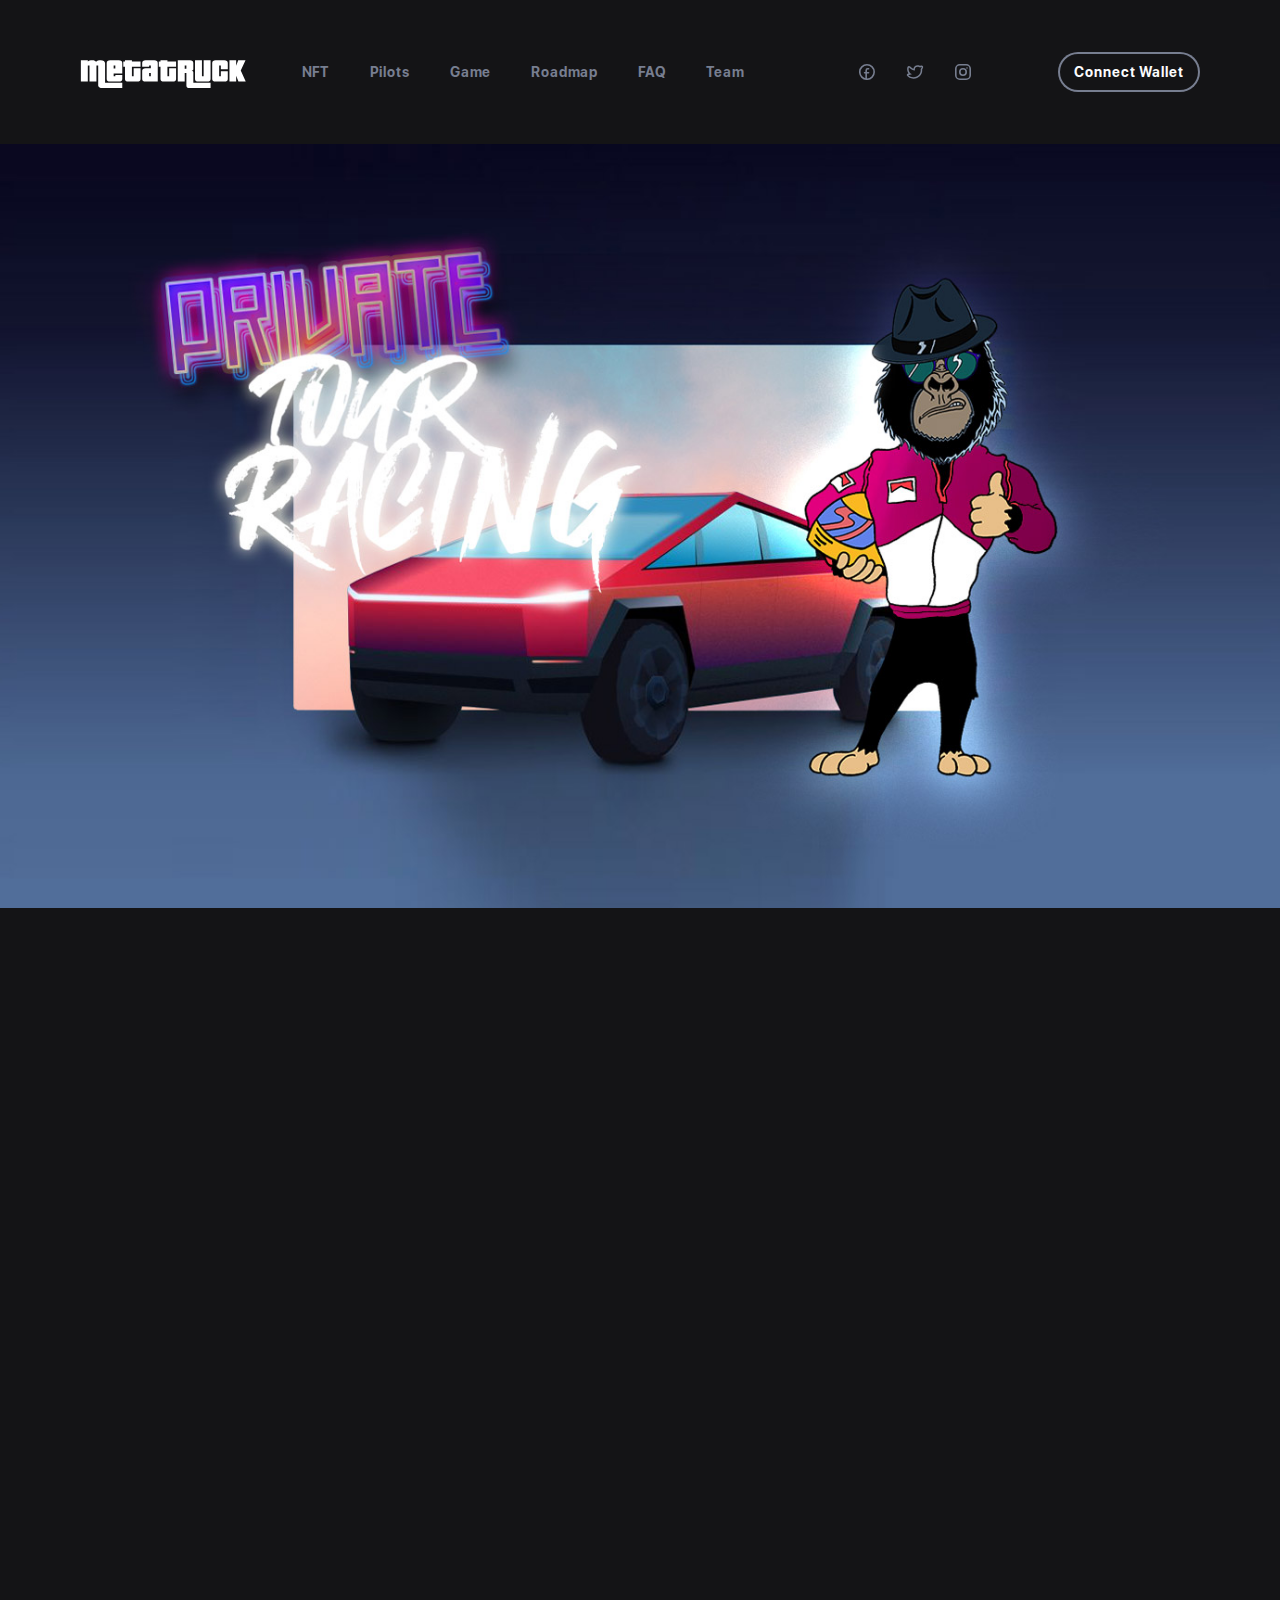
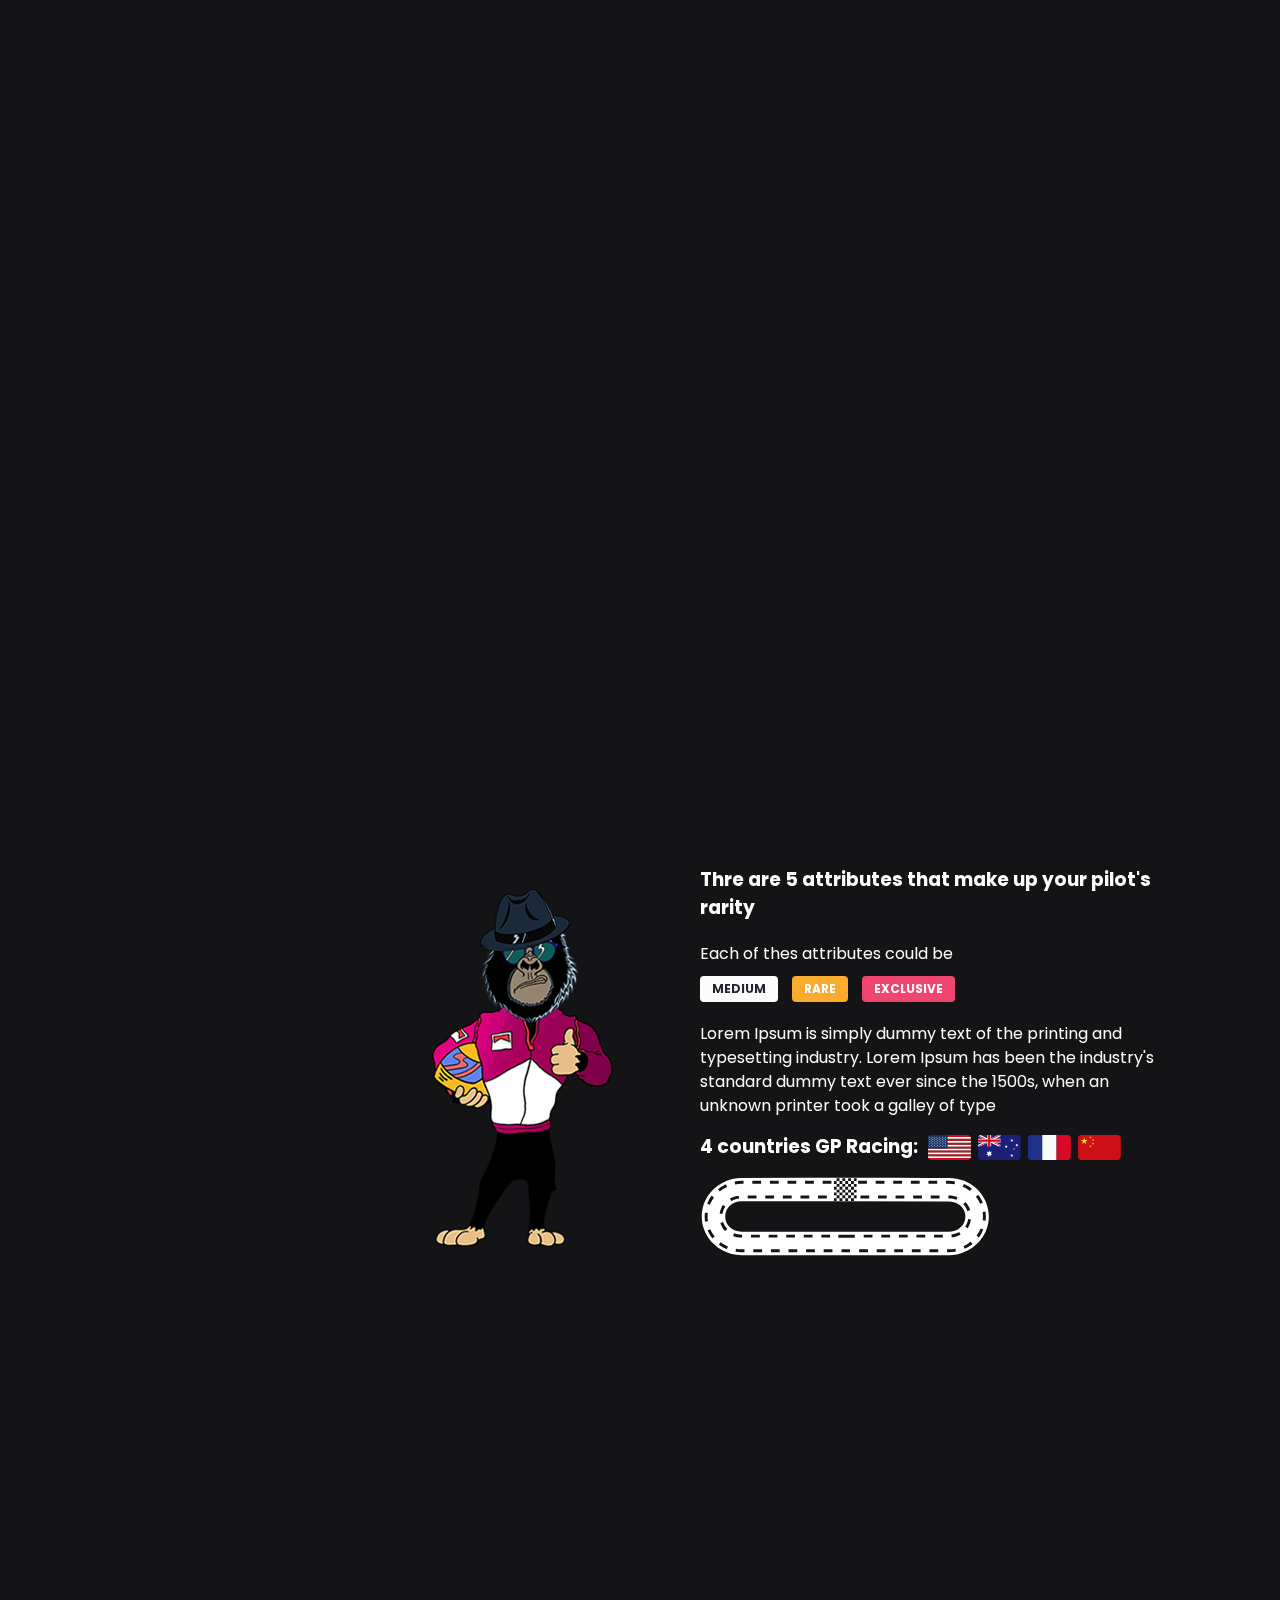
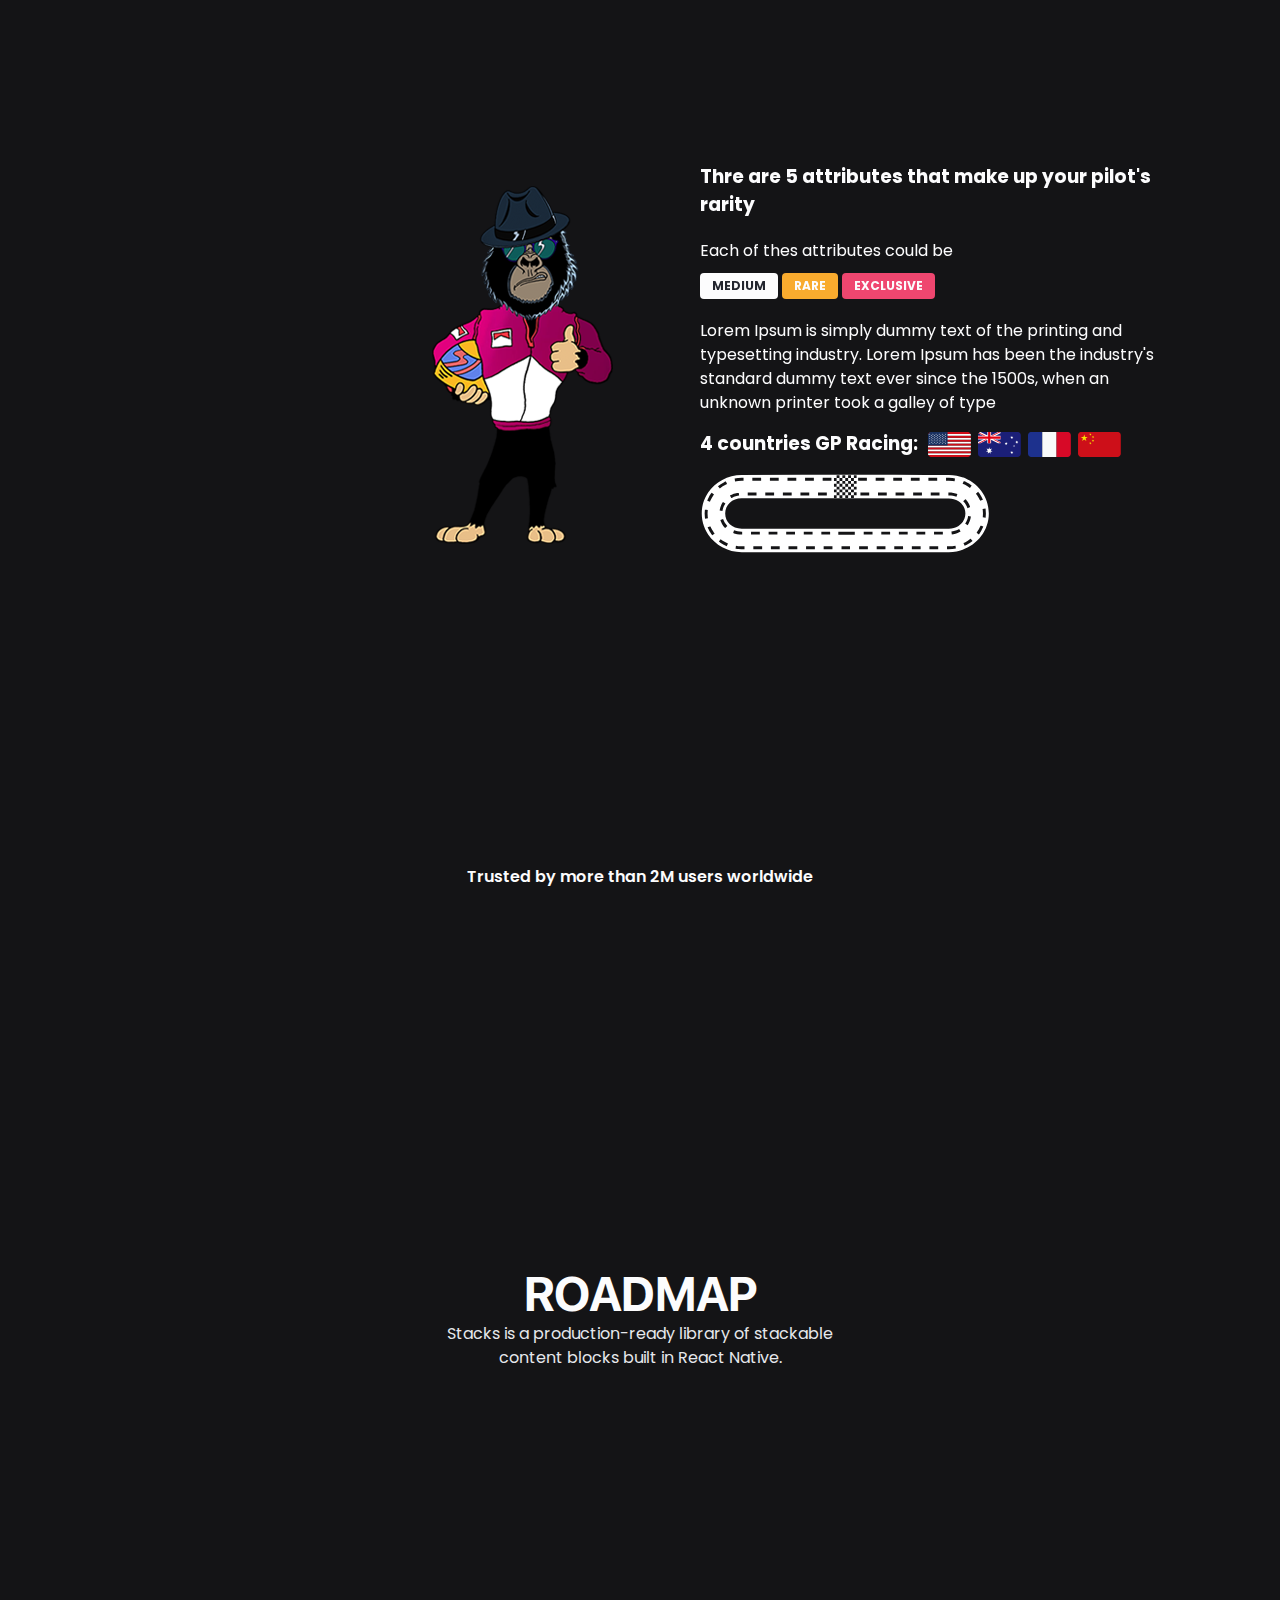
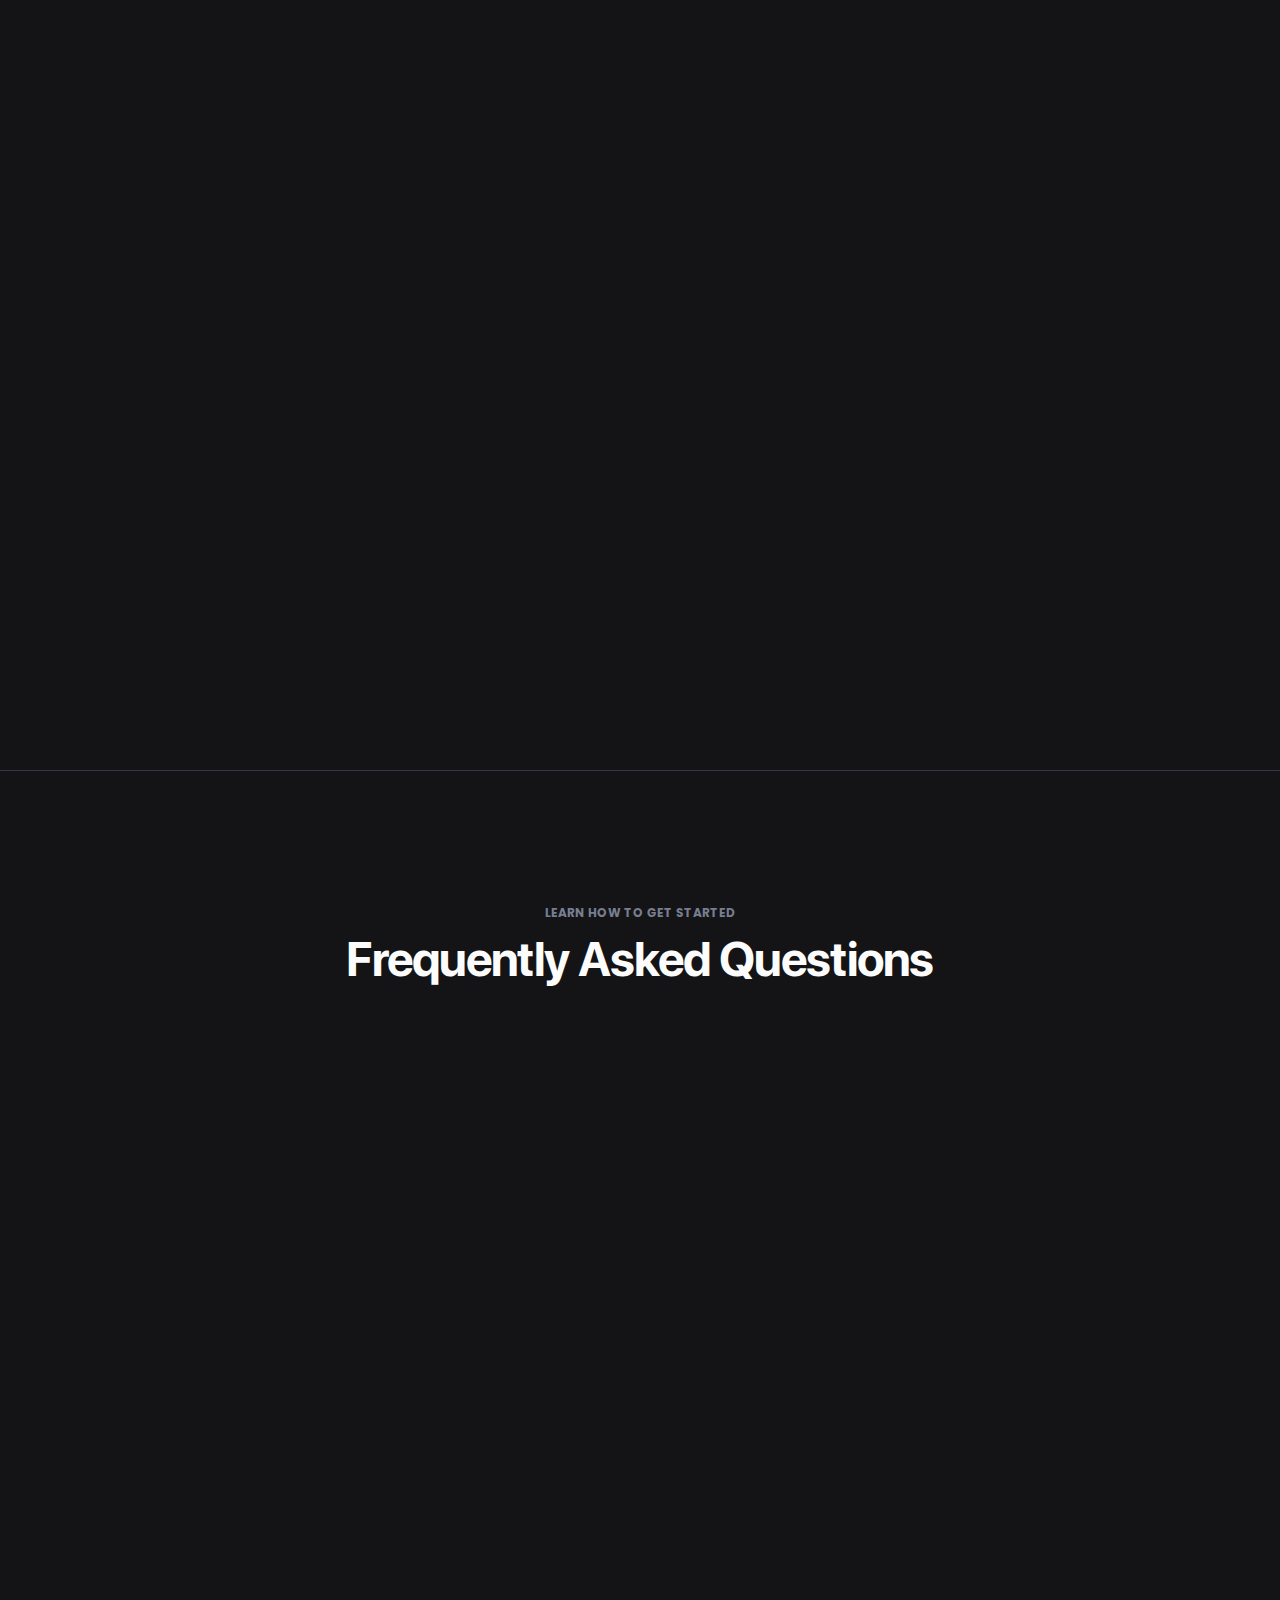
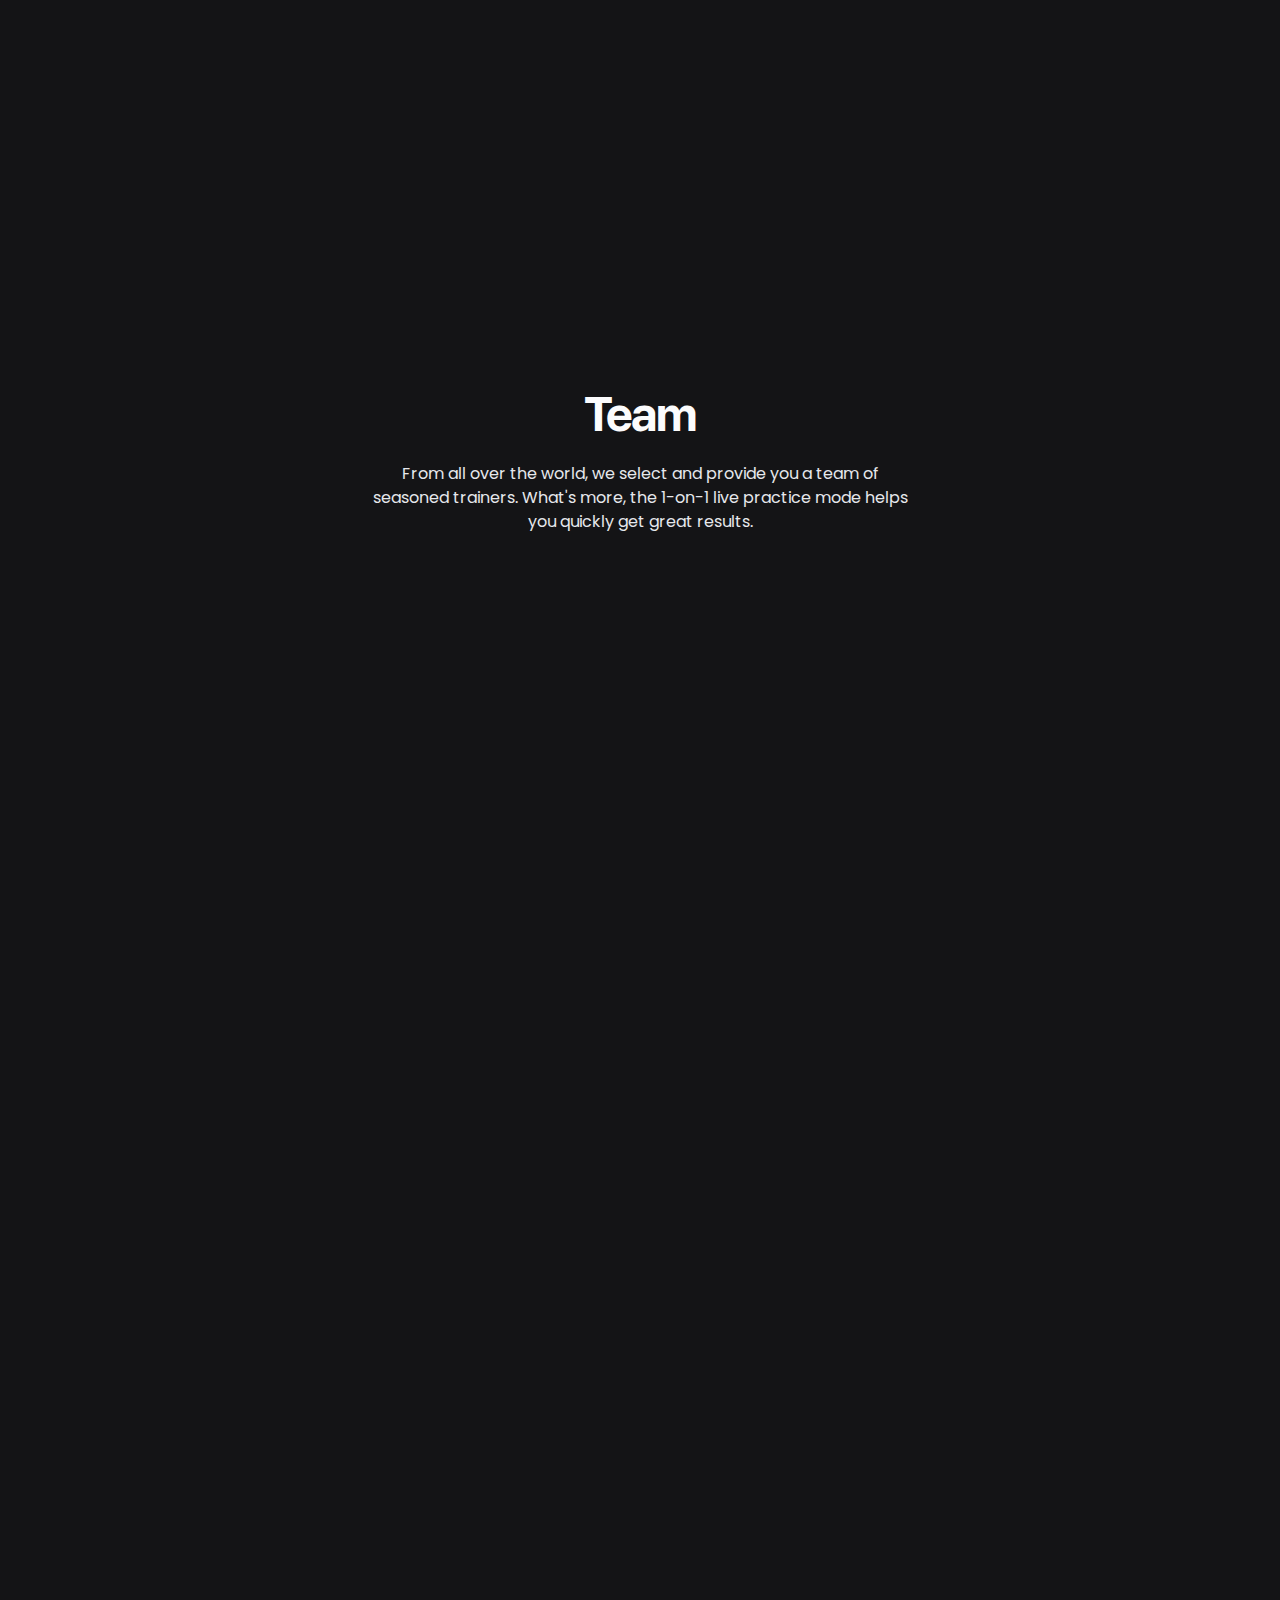
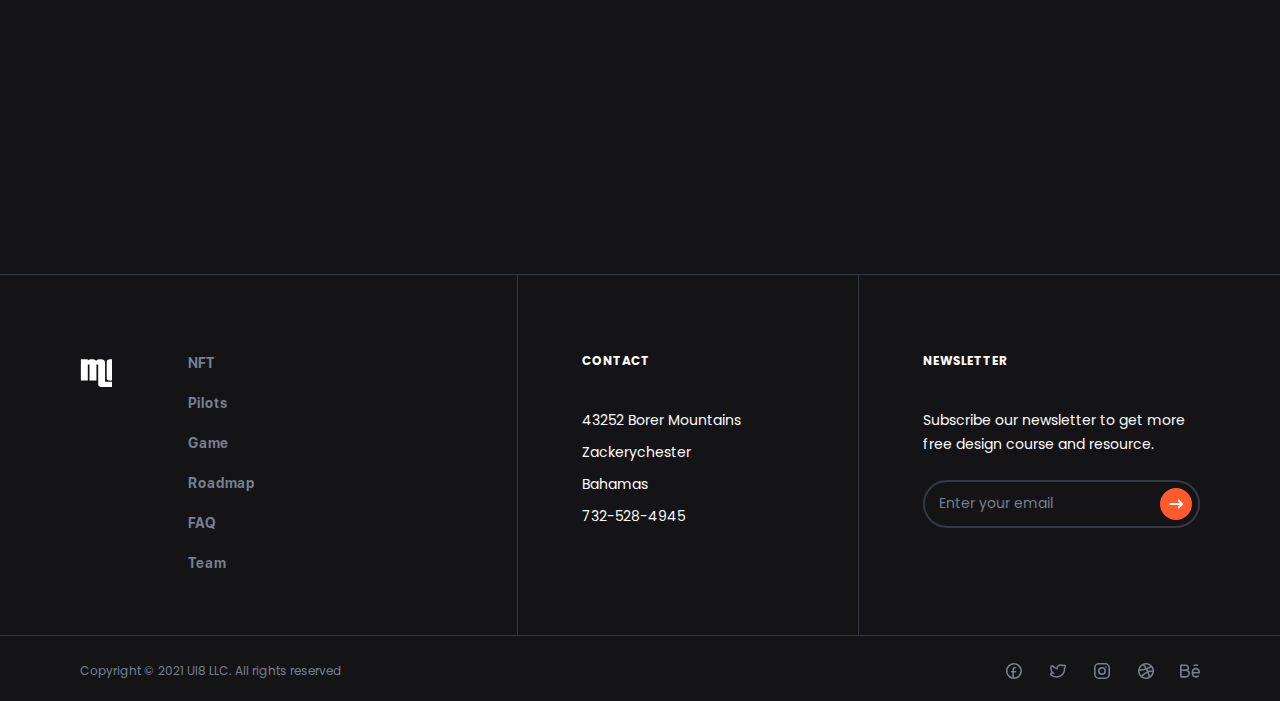
<file: index.html>
<!DOCTYPE html>
<html lang="en">

<head>
  <meta charset="utf-8">
  <title>Home</title>
  <meta http-equiv="X-UA-Compatible" content="IE=Edge">
  <meta name="viewport" content="width=device-width, initial-scale=1, maximum-scale=1.0, user-scalable=no">
  <meta name="format-detection" content="telephone=no">
  <link rel="apple-touch-icon" sizes="180x180" href="img/apple-touch-icon.png">
  <link rel="icon" type="image/png" sizes="32x32" href="img/favicon-32x32.png">
  <link rel="icon" type="image/png" sizes="16x16" href="img/favicon-16x16.png">
  <link rel="manifest" href="img/site.webmanifest">
  <link rel="mask-icon" href="img/safari-pinned-tab.svg" color="#5bbad5">
  <meta name="msapplication-TileColor" content="#da532c">
  <meta name="theme-color" content="#ffffff">
  <meta name="description" content="Premium Web UI Kit for Fitness Experience">
  <meta name="twitter:card" content="summary">
  <meta name="twitter:site" content="@ui8">
  <meta name="twitter:title" content="Fitness Pro: Website UI Kit">
  <meta name="twitter:description" content="Premium Web UI Kit for Fitness Experience">
  <meta name="twitter:creator" content="@ui8">
  <meta name="twitter:image" content="https://ui8-stacks-fitness-html.herokuapp.com/img/twitter-card.png">
  <meta property="og:title" content="Fitness Pro: Website UI Kit">
  <meta property="og:type" content="Article">
  <meta property="og:url" content="https://ui8.net/ui8/products/fitness-pro-website-ui-kit">
  <meta property="og:image" content="https://ui8-stacks-fitness-html.herokuapp.com/img/fb-og-image.png">
  <meta property="og:description" content="Premium Web UI Kit for Fitness Experience">
  <meta property="og:site_name" content="Fitness Pro: Website UI Kit">
  <meta property="fb:admins" content="132951670226590">
  <link rel="preconnect" href="https://fonts.gstatic.com">
  <link href="https://fonts.googleapis.com/css2?family=Poppins:wght@400;500;600;700&amp;display=swap" rel="stylesheet">
  <link rel="stylesheet" media="all" href="css/app.min.css">
  <link rel="stylesheet" media="all" href="css/common.css">
  <link rel="stylesheet" media="all" href="css/index.css">
  <script>
    var viewportmeta = document.querySelector('meta[name="viewport"]');
    if (viewportmeta) {
      if (screen.width < 375) {
        var newScale = screen.width / 375;
        viewportmeta.content = 'width=375, minimum-scale=' + newScale + ', maximum-scale=1.0, user-scalable=no, initial-scale=' + newScale + '';
      } else {
        viewportmeta.content = 'width=device-width, maximum-scale=1.0, initial-scale=1.0';
      }
    }
  </script>
</head>

<body>
  <script>
    document.body.classList.add("dark");
  </script>
  <!-- outer-->
  <div class="outer">
    <!-- header-->
    <header class="header js-header">
      <div class="header__center center"><a class="header__logo" href="index.html"><img class="some-icon"
            src="img/logo-dark.svg" alt="Fitness Pro"><img class="some-icon-dark" src="img/logo-light.svg"
            alt="Fitness Pro"></a>
        <div class="header__wrap js-header-wrap">
          <nav class="header__nav">
            <a class="header__link" href="#nft">NFT</a>
            <a class="header__link" href="#pilots">Pilots</a>
            <a class="header__link" href="#game">Game</a>
            <a class="header__link" href="#roadmap">Roadmap</a>
            <a class="header__link" href="#faq">FAQ</a>
            <a class="header__link" href="#team">Team</a>
          </nav>
          <div class="header__group">
            <div class="header__contacts">
              <div class="header__element">
                <div class="header__subtitle">Montanachester</div>
                <div class="header__text">06787 Block Estates</div>
              </div>
              <div class="header__element">
                <div class="header__subtitle">Lake Gene</div>
                <div class="header__text">167 Emard River</div>
              </div>
              <div class="header__element">
                <div class="header__subtitle">North Hassiefort</div>
                <div class="header__text">032 Leonora Spurs</div>
              </div>
            </div>
            <div class="header__socials"><a class="header__social" href="https://www.facebook.com/ui8.net/"
                target="_blank">
                <svg class="icon icon-discord">
                  <use xlink:href="#icon-facebook"></use>
                </svg></a><a class="header__social" href="https://twitter.com/ui8" target="_blank">
                <svg class="icon icon-twitter">
                  <use xlink:href="#icon-twitter"></use>
                </svg></a><a class="header__social" href="https://www.instagram.com/ui8net/" target="_blank">
                <svg class="icon icon-instagram">
                  <use xlink:href="#icon-instagram"></use>
                </svg></a></div>
            <button class="button-stroke button-small header__button">Connect Wallet</button>
          </div>
        </div>
        <button class="button-stroke button-small header__button">Connect Wallet</button>
        <button class="header__burger js-header-burger"></button>
      </div>
    </header>
    <!-- container-->
    <div class="outer__content">
      <div id="home-section" class="section-bg book">
        <picture class="home__visual">
          <source srcset="img/mobile_homepage.jpg" media="(max-width: 414px) and (orientation: portrait)">
          <source srcset="img/tablet_homepage.jpg" media="(max-width: 768px) and (orientation: portrait)">
          <source srcset="img/ipadpro_homepage.jpg" media="(max-width: 1366px) and (orientation: portrait)">
          <source srcset="img/total_background.jpg" media="(min-width: 769px) and (orientation: landscape)">
          <img src="img/total_background.jpg" />
        </picture>
      </div>
      <div id="nft" class="section collection">
        <h2 class="main__title" data-aos="animation-translate-up">DISCOVER THE COLLECTION</h2>
        <div class="collection__center center">
          <div class="colletion__items">
            <div class="collection__item" data-aos="fade-right" data-aos-delay="150">
              <img class="collection__image" src="img/collection/nft1.jpg" />
            </div>
            <div class="collection__item" data-aos="fade-right">
              <img class="collection__image" src="img/collection/nft2.jpg" />
            </div>
            <div class="collection__item" data-aos="fade-left">
              <img class="collection__image" src="img/collection/nft3.jpg" />
            </div>
            <div class="collection__item" data-aos="fade-left" data-aos-delay="150">
              <img class="collection__image" src="img/collection/nft4.jpg" />
            </div>
            <div class="collection__item" data-aos="fade-right" data-aos-delay="150">
              <img class="collection__image" src="img/collection/nft5.jpg" />
            </div>
            <div class="collection__item" data-aos="fade-right">
              <img class="collection__image" src="img/collection/nft6.jpg" />
            </div>
            <div class="collection__item" data-aos="fade-left">
              <img class="collection__image" src="img/collection/nft7.jpg" />
            </div>
            <div class="collection__item" data-aos="fade-left" data-aos-delay="150">
              <img class="collection__image" src="img/collection/nft8.jpg" />
            </div>
            <div class="collection__item" data-aos="fade-right" data-aos-delay="150">
              <img class="collection__image" src="img/collection/nft9.jpg" />
            </div>
            <div class="collection__item" data-aos="fade-right">
              <img class="collection__image" src="img/collection/nft10.jpg" />
            </div>
            <div class="collection__item" data-aos="fade-left">
              <img class="collection__image" src="img/collection/nft11.jpg" />
            </div>
            <div class="collection__item" data-aos="fade-left" data-aos-delay="150">
              <img class="collection__image" src="img/collection/nft12.jpg" />
            </div>
          </div>
        </div>
      </div>
      <div id="pilots" class="section pilote">
        <h2 class="main__title pilote__title center" data-aos="animation-translate-up">HOW RARE IS YOUR PILOT ?</h2>
        <div class="pilote__center center">
          <div class="pilote__nav slider__nav">
            <div class="sider__line" data-aos="animation-opacity"></div>
            <ul>
              <li class="slider__dot active" data-aos="animation-opacity">Body Type</li>
              <li class="slider__dot" data-aos="animation-opacity">Head</li>
              <li class="slider__dot" data-aos="animation-opacity">Clothes</li>
              <li class="slider__dot" data-aos="animation-opacity">Cybertruck</li>
              <li class="slider__dot" data-aos="animation-opacity">Accessoires</li>
            </ul>
          </div>
          <div class="pilote__slider slider__items">
            <div class="slider__item">
              <img src="img/rare/pilot.png" />
              <div class="slider__content">
                <h3>Thre are 5 attributes that make up your pilot's rarity</h3>
                <div class="slider__attributes">Each of thes attributes could be</div>
                <div>
                  <div class="status-white history__status">MEDIUM</div>
                  <div class="status-gold history__status">RARE</div>
                  <div class="status-pink history__status">EXCLUSIVE</div>
                </div>
                <p>
                  Lorem Ipsum is simply dummy text of the printing and typesetting industry. 
                  Lorem Ipsum has been the industry's standard dummy text ever since the 1500s, when an unknown printer took a galley of 
                  type
                </p>
                <div class="slider__countries">
                  <h3>
                    4 countries GP Racing:
                  </h3>
                  <div>
                    <img src="img/rare/flag_usa.svg" />
                    <img src="img/rare/flag_australia.svg" />
                    <img src="img/rare/flag_france.svg" />
                    <img src="img/rare/flag_china.svg" />
                  </div>
                </div>
                <img class="slider__content-bottom" src="img/rare/circuit.svg" />
              </div>
            </div>
            <div class="slider__item">
              <img src="img/rare/cyber_pilot.png" />
              <div class="slider__content">
                <h3>Thre are 5 attributes that make up your pilot's rarity</h3>
                <div class="slider__attributes">Each of thes attributes could be</div>
                <div>
                  <div class="status-white history__status">MEDIUM</div>
                  <div class="status-gold history__status">RARE</div>
                  <div class="status-pink history__status">EXCLUSIVE</div>
                </div>
                <p>
                  Lorem Ipsum is simply dummy text of the printing and typesetting industry. 
                  Lorem Ipsum has been the industry's standard dummy text ever since the 1500s, when an unknown printer took a galley of 
                  type
                </p>
                <div class="slider__countries">
                  <h3>
                    4 countries GP Racing:
                  </h3>
                  <div>
                    <img src="img/rare/flag_usa.svg" />
                    <img src="img/rare/flag_australia.svg" />
                    <img src="img/rare/flag_france.svg" />
                    <img src="img/rare/flag_china.svg" />
                  </div>
                </div>
                <img class="slider__content-bottom" src="img/rare/circuit.svg" />
              </div>
            </div>
          </div>
        </div>
      </div>
      <div id="game" class="section game">
        <h2 class="main__title game__title center" data-aos="animation-translate-up">GAME PLAY TO EARN</h2>
        <div class="game__center center">
          <div class="game__nav slider__nav">
            <div class="sider__line" data-aos="animation-opacity"></div>
            <ul>
              <li class="slider__dot active" data-aos="animation-opacity">Acces</li>
              <li class="slider__dot" data-aos="animation-opacity">Personnalize</li>
              <li class="slider__dot" data-aos="animation-opacity">GamePlay</li>
              <li class="slider__dot" data-aos="animation-opacity">Token</li>
              <li class="slider__dot" data-aos="animation-opacity">Money</li>
            </ul>
          </div>
          <div class="game__slider slider__items">
            <div class="slider__item">
              <img src="img/rare/pilot.png" />
              <div class="slider__content">
                <h3>Thre are 5 attributes that make up your pilot's rarity</h3>
                <div class="slider__attributes">Each of thes attributes could be</div>
                <div>
                  <div class="status-white history__status">MEDIUM</div>
                  <div class="status-gold history__status">RARE</div>
                  <div class="status-pink history__status">EXCLUSIVE</div>
                </div>
                <p>
                  Lorem Ipsum is simply dummy text of the printing and typesetting industry. 
                  Lorem Ipsum has been the industry's standard dummy text ever since the 1500s, when an unknown printer took a galley of 
                  type
                </p>
                <div class="slider__countries">
                  <h3>
                    4 countries GP Racing:
                  </h3>
                  <div>
                    <img src="img/rare/flag_usa.svg" />
                    <img src="img/rare/flag_australia.svg" />
                    <img src="img/rare/flag_france.svg" />
                    <img src="img/rare/flag_china.svg" />
                  </div>
                </div>
                <img class="slider__content-bottom" src="img/rare/circuit.svg" />
              </div>
            </div>
            <div class="slider__item">
              <img src="img/rare/cyber_pilot.png" />
              <div class="slider__content">
                <h3>Thre are 5 attributes that make up your pilot's rarity</h3>
                <div class="slider__attributes">Each of thes attributes could be</div>
                <div>
                  <div class="status-white history__status">MEDIUM</div>
                  <div class="status-gold history__status">RARE</div>
                  <div class="status-pink history__status">EXCLUSIVE</div>
                </div>
                <p>
                  Lorem Ipsum is simply dummy text of the printing and typesetting industry. 
                  Lorem Ipsum has been the industry's standard dummy text ever since the 1500s, when an unknown printer took a galley of 
                  type
                </p>
                <div class="slider__countries">
                  <h3>
                    4 countries GP Racing:
                  </h3>
                  <div>
                    <img src="img/rare/flag_usa.svg" />
                    <img src="img/rare/flag_australia.svg" />
                    <img src="img/rare/flag_france.svg" />
                    <img src="img/rare/flag_china.svg" />
                  </div>
                </div>
                <img class="slider__content-bottom" src="img/rare/circuit.svg" />
              </div>
            </div>
          </div>
        </div>
      </div>
      <div class="section client">
        <div class="clients">
          <div class="clients__center center">
            <div class="clients__title">Trusted by more than 2M users worldwide</div>
            <div class="clients__list">
              <div class="clients__logo" data-aos="animation-opacity"><img src="img/content/rotashow.svg" alt="Logo">
              </div>
              <div class="clients__logo" data-aos="animation-opacity"><img src="img/content/waves.svg" alt="Logo">
              </div>
              <div class="clients__logo" data-aos="animation-opacity"><img src="img/content/rotashow.svg" alt="Logo">
              </div>
              <div class="clients__logo" data-aos="animation-opacity"><img src="img/content/travelers.svg" alt="Logo">
              </div>
              <div class="clients__logo" data-aos="animation-opacity"><img src="img/content/goldlines.svg" alt="Logo">
              </div>
              <div class="clients__logo" data-aos="animation-opacity"><img src="img/content/velocity9.svg" alt="Logo">
              </div>
            </div>
          </div>
        </div>
      </div>
      <div id="roadmap" class="section steps" id="steps">
        <div class="steps__center center">
          <div class="steps__head">
            <h2 class="details__title h2">ROADMAP</h2>
            <div class="steps__info">Stacks is a production-ready library of stackable content blocks built in
              React Native.</div>
          </div>
          <div class="steps__list">
            <div class="steps__item" data-aos="animation-opacity">
              <div class=""><img src="img/content/p1-4.png" alt="Step 1"></div>
              <div class="steps__subtitle">Step 1</div>
              <div class="steps__content">Fitness Pro tracks your workouts, get better results, and be the
                best version of you.</div>
            </div>
            <div class="steps__item" data-aos="animation-opacity">
              <div class=""><img src="img/content/p1-5.png" alt="Step 2"></div>
              <div class="steps__subtitle">Step 2</div>
              <div class="steps__content">Fitness Pro tracks your workouts, get better results, and be the
                best version of you.</div>
            </div>
            <div class="steps__item" data-aos="animation-opacity">
              <div class=""><img src="img/content/p1-6.png" alt="Step 3"></div>
              <div class="steps__subtitle">Step 3</div>
              <div class="steps__content">Fitness Pro tracks your workouts, get better results, and be the
                best version of you.</div>
            </div>
            <div class="steps__item" data-aos="animation-opacity">
              <div class=""><img src="img/content/p1-7.png" alt="Step 4"></div>
              <div class="steps__subtitle">Step 4</div>
              <div class="steps__content">Fitness Pro tracks your workouts, get better results, and be the
                best version of you.</div>
            </div>
            <div class="steps__item" data-aos="animation-opacity">
              <div class=""><img src="img/content/p1-7.png" alt="Step 4"></div>
              <div class="steps__subtitle">Step 5</div>
              <div class="steps__content">Fitness Pro tracks your workouts, get better results, and be the
                best version of you.</div>
            </div>
            <div class="steps__item" data-aos="animation-opacity">
              <div class=""><img src="img/content/p1-7.png" alt="Step 4"></div>
              <div class="steps__subtitle">Step 6</div>
              <div class="steps__content">Fitness Pro tracks your workouts, get better results, and be the
                best version of you.</div>
            </div>
            <div class="steps__item" data-aos="animation-opacity">
              <div class=""><img src="img/content/p1-7.png" alt="Step 4"></div>
              <div class="steps__subtitle">Step 7</div>
              <div class="steps__content">Fitness Pro tracks your workouts, get better results, and be the
                best version of you.</div>
            </div>
            <div class="steps__item" data-aos="animation-opacity">
              <div class=""><img src="img/content/p1-7.png" alt="Step 4"></div>
              <div class="steps__subtitle">Step 8</div>
              <div class="steps__content">Fitness Pro tracks your workouts, get better results, and be the
                best version of you.</div>
            </div>
          </div>
        </div>
      </div>
      <div id="faq" class="section-border-top faq js-tabs">
        <div class="faq__center center">
          <div class="faq__top">
            <div class="stage-small">learn how to get started</div>
            <h2 class="faq__title h2">Frequently Asked Questions</h2>
          </div>
          <div class="faq__container">
            <div class="faq__box js-tabs-item">
              <div class="faq__list">
                <div class="faq__item" data-aos="animation-opacity">
                  <div class="faq__head">When Mint?
                    <div class="faq__arrow">
                      <svg class="icon icon-arrow-bottom">
                        <use xlink:href="#icon-arrow-bottom"></use>
                      </svg>
                    </div>
                  </div>
                  <div class="faq__body">
                    <div class="faq__row">
                      <div class="faq__col">
                      </div>
                      <div class="faq__col">
                        <div class="faq__subtitle">You don’t need to do anything else</div>
                        Frequently Asked Questions <div class="faq__content">
                          <p>Mix-and-match dozens of responsive elements to quickly configure your favorite
                            landing page layouts.</p>
                          <p>Or hit the ground running with 10 pre-built templates, all in light or dark mode."
                          </p>
                        </div>
                      </div>
                    </div>
                  </div>
                </div>
                <div class="faq__item" data-aos="animation-opacity">
                  <div class="faq__head">when is the presale?
                    <div class="faq__arrow">
                      <svg class="icon icon-arrow-bottom">
                        <use xlink:href="#icon-arrow-bottom"></use>
                      </svg>
                    </div>
                  </div>
                  <div class="faq__body">
                    <div class="faq__row">
                      <div class="faq__col">
                      </div>
                      <div class="faq__col">
                        <div class="faq__subtitle">You don’t need to do anything else</div>
                        <div class="faq__content">
                          <p>Mix-and-match dozens of responsive elements to quickly configure your favorite
                            landing page layouts.</p>
                          <p>Or hit the ground running with 10 pre-built templates, all in light or dark mode."
                          </p>
                        </div>

                      </div>
                    </div>
                  </div>
                </div>
                <div class="faq__item" data-aos="animation-opacity">
                  <div class="faq__head">How old does my child need to be to participate in class?
                    <div class="faq__arrow">
                      <svg class="icon icon-arrow-bottom">
                        <use xlink:href="#icon-arrow-bottom"></use>
                      </svg>
                    </div>
                  </div>
                  <div class="faq__body">
                    <div class="faq__row">
                      <div class="faq__col">
                      </div>
                      <div class="faq__col">
                        <div class="faq__subtitle">You don’t need to do anything else</div>
                        <div class="faq__content">
                          <p>Mix-and-match dozens of responsive elements to quickly configure your favorite
                            landing page layouts.</p>
                          <p>Or hit the ground running with 10 pre-built templates, all in light or dark mode."
                          </p>
                        </div>

                      </div>
                    </div>
                  </div>
                </div>
                <div class="faq__item" data-aos="animation-opacity">
                  <div class="faq__head">What will the mint price be?
                    <div class="faq__arrow">
                      <svg class="icon icon-arrow-bottom">
                        <use xlink:href="#icon-arrow-bottom"></use>
                      </svg>
                    </div>
                  </div>
                  <div class="faq__body">
                    <div class="faq__row">
                      <div class="faq__col">
                      </div>
                      <div class="faq__col">
                        <div class="faq__subtitle">You don’t need to do anything else</div>
                        <div class="faq__content">
                          <p>Mix-and-match dozens of responsive elements to quickly configure your favorite
                            landing page layouts.</p>
                          <p>Or hit the ground running with 10 pre-built templates, all in light or dark mode."
                          </p>
                        </div>

                      </div>
                    </div>
                  </div>
                </div>
                <div class="faq__item" data-aos="animation-opacity">
                  <div class="faq__head">Which blockchain and what is the contract adress?
                    <div class="faq__arrow">
                      <svg class="icon icon-arrow-bottom">
                        <use xlink:href="#icon-arrow-bottom"></use>
                      </svg>
                    </div>
                  </div>
                  <div class="faq__body">
                    <div class="faq__row">
                      <div class="faq__col">

                      </div>
                      <div class="faq__col">
                        <div class="faq__subtitle">You don’t need to do anything else</div>
                        <div class="faq__content">
                          <p>Mix-and-match dozens of responsive elements to quickly configure your favorite
                            landing page layouts.</p>
                          <p>Or hit the ground running with 10 pre-built templates, all in light or dark mode."
                          </p>
                        </div>

                      </div>
                    </div>
                  </div>
                </div>
                <div class="faq__item" data-aos="animation-opacity">
                  <div class="faq__head">Will there be rarities?
                    <div class="faq__arrow">
                      <svg class="icon icon-arrow-bottom">
                        <use xlink:href="#icon-arrow-bottom"></use>
                      </svg>
                    </div>
                  </div>
                  <div class="faq__body">
                    <div class="faq__row">
                      <div class="faq__col">

                      </div>
                      <div class="faq__col">
                        <div class="faq__subtitle">You don’t need to do anything else</div>
                        <div class="faq__content">
                          <p>Mix-and-match dozens of responsive elements to quickly configure your favorite
                            landing page layouts.</p>
                          <p>Or hit the ground running with 10 pre-built templates, all in light or dark mode."
                          </p>
                        </div>

                      </div>
                    </div>
                  </div>
                </div>
                <div class="faq__item" data-aos="animation-opacity">
                  <div class="faq__head">Will there be rarities?
                    <div class="faq__arrow">
                      <svg class="icon icon-arrow-bottom">
                        <use xlink:href="#icon-arrow-bottom"></use>
                      </svg>
                    </div>
                  </div>
                  <div class="faq__body">
                    <div class="faq__row">
                      <div class="faq__col">

                      </div>
                      <div class="faq__col">
                        <div class="faq__subtitle">You don’t need to do anything else</div>
                        <div class="faq__content">
                          <p>Mix-and-match dozens of responsive elements to quickly configure your favorite
                            landing page layouts.</p>
                          <p>Or hit the ground running with 10 pre-built templates, all in light or dark mode."
                          </p>
                        </div>

                      </div>
                    </div>
                  </div>
                </div>
              </div>
            </div>
          </div>
        </div>
      </div>
      <div id="team" class="section team js-tabs">
        <div class="team__center center">
          <div class="team__head">
            <h2 class="team__title h2">Team</h2>
            <div class="team__info">From all over the world, we select and provide you a team of seasoned
              trainers.
              What's more, the 1-on-1 live practice mode helps you quickly get great results.</div>
            <div class="team__nav"><a class="team__link js-tabs-link" href=""></a></div>
          </div>
          <div class="team__container">
            <div class="team__box js-tabs-item">
              <div class="team__wrap">
                <div class="team__slider js-tabs-slider">
                  <div class="team__slide" data-aos="animation-opacity"><a class="team__item js-popup-open"
                      href="#popup-trainer">
                      <div class="team__avatar"><img src="img/content/avatar-11.png" alt="Avatar"></div>
                      <div class="team__man">R. Michel</div>
                      <div class="team__position">Chief Creative Officer</div>
                    </a></div>
                  <div class="team__slide" data-aos="animation-opacity"><a class="team__item js-popup-open"
                      href="#popup-trainer">
                      <div class="team__avatar"><img src="img/content/avatar-6.png" alt="Avatar"></div>
                      <div class="team__man">G. Jeremy</div>
                      <div class="team__position">Chief Technology Officer</div>
                    </a></div>
                  <div class="team__slide" data-aos="animation-opacity"><a class="team__item js-popup-open"
                      href="#popup-trainer">
                      <div class="team__avatar"><img src="img/content/avatar-3.png" alt="Avatar"></div>
                      <div class="team__man">G. Eliott</div>
                      <div class="team__position">Chief Creative Officer</div>
                    </a></div>
                  <div class="team__slide" data-aos="animation-opacity"><a class="team__item js-popup-open"
                      href="#popup-trainer">
                      <div class="team__avatar"><img src="img/content/avatar-7.png" alt="Avatar"></div>
                      <div class="team__man">B. Maël</div>
                      <div class="team__position">Chief Creative Officer</div>
                    </a></div>
                  <div class="team__slide" data-aos="animation-opacity"><a class="team__item js-popup-open"
                      href="#popup-trainer">
                      <div class="team__avatar"><img src="img/content/avatar-5.png" alt="Avatar"></div>
                      <div class="team__man">D.Gregory</div>
                      <div class="team__position">Business Analytic</div>
                    </a></div>
                  <div class="team__slide" data-aos="animation-opacity"><a class="team__item js-popup-open"
                      href="#popup-trainer">
                      <div class="team__avatar"><img src="img/content/avatar-10.png" alt="Avatar"></div>
                      <div class="team__man">C. Frederic</div>
                      <div class="team__position">Investor</div>
                    </a></div>
                  <div class="team__slide" data-aos="animation-opacity"><a class="team__item js-popup-open"
                      href="#popup-trainer">
                      <div class="team__avatar"><img src="img/content/avatar-1.png" alt="Avatar"></div>
                      <div class="team__man">M. Maxime</div>
                      <div class="team__position">Crypto native developer</div>
                    </a></div>
                  <div class="team__slide" data-aos="animation-opacity"><a class="team__item js-popup-open"
                      href="#popup-trainer">
                      <div class="team__avatar"><img src="img/content/avatar-8.png" alt="Avatar"></div>
                      <div class="team__man">S. Eleni</div>
                      <div class="team__position">Investor</div>
                    </a></div>
                  <div class="team__slide" data-aos="animation-opacity"><a class="team__item js-popup-open"
                      href="#popup-trainer">
                      <div class="team__avatar"><img src="img/content/avatar-11.png" alt="Avatar"></div>
                      <div class="team__man">J. Christopher</div>
                      <div class="team__position">Investor</div>
                    </a></div>
                  <div class="team__slide" data-aos="animation-opacity"><a class="team__item js-popup-open"
                      href="#popup-trainer">
                      <div class="team__avatar"><img src="img/content/avatar-4.png" alt="Avatar"></div>
                      <div class="team__man">A. David</div>
                      <div class="team__position">Investor</div>
                    </a></div>
                  <div class="team__slide" data-aos="animation-opacity"><a class="team__item js-popup-open"
                      href="#popup-trainer">
                      <div class="team__avatar"><img src="img/content/avatar-10.png" alt="Avatar"></div>
                      <div class="team__man">H. Mathieu</div>
                      <div class="team__position">Business Analytic</div>
                    </a></div>
                  <div class="team__slide" data-aos="animation-opacity"><a class="team__item js-popup-open"
                      href="#popup-trainer">
                      <div class="team__avatar"><img src="img/content/avatar-6.png" alt="Avatar"></div>
                      <div class="team__man">D. tanguy</div>
                      <div class="team__position">Investor</div>
                    </a></div>
                </div>
              </div>
            </div>
            <div class="team__box js-tabs-item">
              <div class="team__wrap">
                <div class="team__slider js-tabs-slider">
                  <div class="team__slide" data-aos="animation-opacity"><a class="team__item js-popup-open"
                      href="#popup-trainer">
                      <div class="team__avatar"><img src="img/content/avatar-2.png" alt="Avatar"></div>
                      <div class="team__man">Kacie Kiehn</div>
                      <div class="team__position">Personal Trainer</div>
                    </a></div>
                  <div class="team__slide" data-aos="animation-opacity"><a class="team__item js-popup-open"
                      href="#popup-trainer">
                      <div class="team__avatar"><img src="img/content/avatar-3.png" alt="Avatar"></div>
                      <div class="team__man">Marcelino Hettinger</div>
                      <div class="team__position">Boxer</div>
                    </a></div>
                  <div class="team__slide" data-aos="animation-opacity"><a class="team__item js-popup-open"
                      href="#popup-trainer">
                      <div class="team__avatar"><img src="img/content/avatar-4.png" alt="Avatar"></div>
                      <div class="team__man">Rosemarie Hintz</div>
                      <div class="team__position">Business Analytic</div>
                    </a></div>
                  <div class="team__slide" data-aos="animation-opacity"><a class="team__item js-popup-open"
                      href="#popup-trainer">
                      <div class="team__avatar"><img src="img/content/avatar-5.png" alt="Avatar"></div>
                      <div class="team__man">Syble Prohaska</div>
                      <div class="team__position">Business Analytic</div>
                    </a></div>
                </div>
              </div>
            </div>
            <div class="team__box js-tabs-item">
              <div class="team__wrap">
                <div class="team__slider js-tabs-slider">
                  <div class="team__slide" data-aos="animation-opacity"><a class="team__item js-popup-open"
                      href="#popup-trainer">
                      <div class="team__avatar"><img src="img/content/avatar-5.png" alt="Avatar"></div>
                      <div class="team__man">Syble Prohaska</div>
                      <div class="team__position">Business Analytic</div>
                    </a></div>
                  <div class="team__slide" data-aos="animation-opacity"><a class="team__item js-popup-open"
                      href="#popup-trainer">
                      <div class="team__avatar"><img src="img/content/avatar-1.png" alt="Avatar"></div>
                      <div class="team__man">Baron Toy</div>
                      <div class="team__position">Yoga Master</div>
                    </a></div>
                  <div class="team__slide" data-aos="animation-opacity"><a class="team__item js-popup-open"
                      href="#popup-trainer">
                      <div class="team__avatar"><img src="img/content/avatar-2.png" alt="Avatar"></div>
                      <div class="team__man">Kacie Kiehn</div>
                      <div class="team__position">Personal Trainer</div>
                    </a></div>
                  <div class="team__slide" data-aos="animation-opacity"><a class="team__item js-popup-open"
                      href="#popup-trainer">
                      <div class="team__avatar"><img src="img/content/avatar-3.png" alt="Avatar"></div>
                      <div class="team__man">Marcelino Hettinger</div>
                      <div class="team__position">Boxer</div>
                    </a></div>
                  <div class="team__slide" data-aos="animation-opacity"><a class="team__item js-popup-open"
                      href="#popup-trainer">
                      <div class="team__avatar"><img src="img/content/avatar-4.png" alt="Avatar"></div>
                      <div class="team__man">Rosemarie Hintz</div>
                      <div class="team__position">Business Analytic</div>
                    </a></div>
                </div>
              </div>
            </div>
            <div class="team__box js-tabs-item">
              <div class="team__wrap">
                <div class="team__slider js-tabs-slider">
                  <div class="team__slide" data-aos="animation-opacity"><a class="team__item js-popup-open"
                      href="#popup-trainer">
                      <div class="team__avatar"><img src="img/content/avatar-1.png" alt="Avatar"></div>
                      <div class="team__man">Baron Toy</div>
                      <div class="team__position">Yoga Master</div>
                    </a></div>
                  <div class="team__slide" data-aos="animation-opacity"><a class="team__item js-popup-open"
                      href="#popup-trainer">
                      <div class="team__avatar"><img src="img/content/avatar-2.png" alt="Avatar"></div>
                      <div class="team__man">Kacie Kiehn</div>
                      <div class="team__position">Personal Trainer</div>
                    </a></div>
                  <div class="team__slide" data-aos="animation-opacity"><a class="team__item js-popup-open"
                      href="#popup-trainer">
                      <div class="team__avatar"><img src="img/content/avatar-3.png" alt="Avatar"></div>
                      <div class="team__man">Marcelino Hettinger</div>
                      <div class="team__position">Boxer</div>
                    </a></div>
                  <div class="team__slide" data-aos="animation-opacity"><a class="team__item js-popup-open"
                      href="#popup-trainer">
                      <div class="team__avatar"><img src="img/content/avatar-4.png" alt="Avatar"></div>
                      <div class="team__man">Rosemarie Hintz</div>
                      <div class="team__position">Business Analytic</div>
                    </a></div>
                  <div class="team__slide" data-aos="animation-opacity"><a class="team__item js-popup-open"
                      href="#popup-trainer">
                      <div class="team__avatar"><img src="img/content/avatar-5.png" alt="Avatar"></div>
                      <div class="team__man">Syble Prohaska</div>
                      <div class="team__position">Business Analytic</div>
                    </a></div>
                  <div class="team__slide" data-aos="animation-opacity"><a class="team__item js-popup-open"
                      href="#popup-trainer">
                      <div class="team__avatar"><img src="img/content/avatar-6.png" alt="Avatar"></div>
                      <div class="team__man">Ila Reinger</div>
                      <div class="team__position">Business Analytic</div>
                    </a></div>
                </div>
              </div>
            </div>
          </div>
        </div>
      </div>
      <!-- footer-->
      <footer class="footer">
        <div class="footer__body">
          <div class="footer__center center">
            <div class="footer__col">
              <div class="footer__box"><a class="footer__logo" href="index.html"><img class="some-icon"
                    src="img/logo-dark.svg" alt="Fitness Pro"><img class="some-icon-dark" src="img/logo-light.svg"
                    alt="Fitness Pro"></a>
              </div>
              <div class="footer__item">
                <div class="footer__category">footer nav
                  <svg class="icon icon-arrow-bottom">
                    <use xlink:href="#icon-arrow-bottom"></use>
                  </svg>
                </div>
                <div class="footer__menu">
                  <a class="footer__link" href="#nft">NFT</a>
                  <a class="footer__link" href="#pilots">Pilots</a>
                  <a class="footer__link" href="#game">Game</a>
                  <a class="footer__link" href="#roadmap">Roadmap</a>
                  <a class="footer__link" href="#faq">FAQ</a>
                  <a class="footer__link" href="#team">Team</a>
                </div>
              </div>
            </div>
            <div class="footer__col">
              <div class="footer__category">contact</div>
              <div class="footer__info">
                <p>43252 Borer Mountains</p>
                <p>Zackerychester</p>
                <p>Bahamas</p>
                <p>732-528-4945</p>
              </div>
            </div>
            <div class="footer__col">
              <div class="footer__category">newsletter</div>
              <div class="footer__info">Subscribe our newsletter to get more free design course and
                resource.</div>
              <form class="subscription">
                <input class="subscription__input" type="email" placeholder="Enter your email" required="required" />
                <button class="subscription__btn">
                  <svg class="icon icon-arrow-right">
                    <use xlink:href="#icon-arrow-right"></use>
                  </svg>
                </button>
              </form>
            </div>
          </div>
        </div>
        <div class="footer__bottom">
          <div class="footer__center center">
            <div class="footer__copyright">Copyright © 2021 UI8 LLC. All rights reserved</div>
            <div class="footer__socials"><a class="footer__social" href="https://www.facebook.com/ui8.net/"
                target="_blank">
                <svg class="icon icon-facebook">
                  <use xlink:href="#icon-facebook"></use>
                </svg></a><a class="footer__social" href="https://twitter.com/ui8" target="_blank">
                <svg class="icon icon-twitter">
                  <use xlink:href="#icon-twitter"></use>
                </svg></a><a class="footer__social" href="https://www.instagram.com/ui8net/" target="_blank">
                <svg class="icon icon-instagram">
                  <use xlink:href="#icon-instagram"></use>
                </svg></a><a class="footer__social" href="https://dribbble.com/ui8" target="_blank">
                <svg class="icon icon-dribbble">
                  <use xlink:href="#icon-dribbble"></use>
                </svg></a><a class="footer__social" href="https://www.behance.net/ui8" target="_blank">
                <svg class="icon icon-behance">
                  <use xlink:href="#icon-behance"></use>
                </svg></a></div>
          </div>
        </div>
      </footer>
    </div>
    <!-- scripts-->
    <script src="js/lib/jquery.min.js"></script>
    <script src="js/lib/slick.min.js"></script>
    <script src="js/lib/jquery.nice-select.min.js"></script>
    <script src="js/lib/jquery.magnific-popup.min.js"></script>
    <script src="js/lib/aos.js"></script>
    <script src="js/app.js"></script>
    <script src="js/index.js"></script>
    <!-- svg sprite-->
    <div style="display: none"><svg width="0" height="0">
        <symbol xmlns="http://www.w3.org/2000/svg" viewBox="0 0 16 16" id="icon-arrow-right">
          <path
            d="M10.39 3.153c.464-.428 1.187-.399 1.615.065l3.692 4c.404.438.404 1.113 0 1.55l-3.692 4c-.428.464-1.151.493-1.615.065s-.493-1.151-.065-1.615l1.922-2.082H1.143C.512 9.136 0 8.624 0 7.993S.512 6.85 1.143 6.85h11.104l-1.922-2.082c-.428-.464-.399-1.187.065-1.615z">
          </path>
        </symbol>
        book a class<symbol xmlns="http://www.w3.org/2000/svg" viewBox="0 0 16 16" id="icon-arrow-bottom">
          <path
            d="M15.039 3.961c-.653-.653-1.713-.653-2.366 0L8 8.634 3.327 3.961c-.653-.653-1.713-.653-2.366 0s-.653 1.713 0 2.366l5.856 5.856c.653.653 1.713.653 2.366 0l5.856-5.856c.653-.653.653-1.713 0-2.366z">
          </path>
        </symbol>
        <symbol xmlns="http://www.w3.org/2000/svg" viewBox="0 0 16 16" id="icon-arrow-right-empty">
          <path
            d="M5.551 15.665l-.1.089c-.449.355-1.102.326-1.517-.089-.446-.446-.446-1.17 0-1.616h0l6.048-6.05-6.048-6.048-.089-.1C3.491 1.403 3.52.749 3.935.335c.446-.446 1.17-.446 1.616 0h0l6.857 6.857.089.1c.355.449.326 1.102-.089 1.517h0l-6.857 6.857z">
          </path>
        </symbol>
        <symbol xmlns="http://www.w3.org/2000/svg" viewBox="0 0 16 16" id="icon-arrow-down">
          <path
            d="M12.833 10.39c.428.464.399 1.187-.065 1.615l-4 3.692c-.438.404-1.113.404-1.55 0l-4-3.692c-.464-.428-.493-1.151-.065-1.615s1.151-.493 1.615-.065l2.082 1.922V1.143C6.85.512 7.362 0 7.993 0s1.143.512 1.143 1.143v11.104l2.082-1.922c.464-.428 1.187-.399 1.615.065z">
          </path>
        </symbol>
        <symbol xmlns="http://www.w3.org/2000/svg" viewBox="0 0 16 16" id="icon-arrow-prev">
          <path
            d="M5.61 13.697c-.464.428-1.187.399-1.615-.065l-3.692-4c-.404-.438-.404-1.113 0-1.55l3.692-4c.428-.464 1.151-.493 1.615-.065s.493 1.151.065 1.615L3.753 7.714h11.104c.631 0 1.143.512 1.143 1.143S15.488 10 14.857 10H3.753l1.922 2.082c.428.464.399 1.187-.065 1.615z">
          </path>
        </symbol>
        <symbol xmlns="http://www.w3.org/2000/svg" viewBox="0 0 16 16" id="icon-arrow-next">
          <path
            d="M10.39 3.303c.464-.428 1.187-.399 1.615.065l3.692 4c.404.438.404 1.113 0 1.55l-3.692 4c-.428.464-1.151.493-1.615.065s-.493-1.151-.065-1.615l1.922-2.082H1.143C.512 9.286 0 8.774 0 8.143S.512 7 1.143 7h11.104l-1.922-2.082c-.428-.464-.399-1.187.065-1.615z">
          </path>
        </symbol>
        <symbol xmlns="http://www.w3.org/2000/svg" viewBox="0 0 16 16" id="icon-instagram">
          <path
            d="M11.2 0A4.8 4.8 0 0 1 16 4.8h0v6.4a4.8 4.8 0 0 1-4.8 4.8h0-6.4A4.8 4.8 0 0 1 0 11.2h0V4.8A4.8 4.8 0 0 1 4.8 0h0zm0 1.6H4.8a3.2 3.2 0 0 0-3.2 3.2v6.4a3.2 3.2 0 0 0 3.2 3.2h6.4a3.2 3.2 0 0 0 3.2-3.2V4.8a3.2 3.2 0 0 0-3.2-3.2zM8 4a4 4 0 1 1 0 8 4 4 0 1 1 0-8zm0 1.6a2.4 2.4 0 0 0 0 4.8 2.4 2.4 0 0 0 0-4.8zm4-2.4a.8.8 0 1 1 0 1.6.8.8 0 1 1 0-1.6z">
          </path>
        </symbol>
        <symbol xmlns="http://www.w3.org/2000/svg" viewBox="0 0 16 16" id="icon-facebook">
          <path
            d="M7.967.017a8 8 0 1 1 0 16 8 8 0 1 1 0-16zm0 1.6a6.4 6.4 0 0 0-6.4 6.4c0 2.982 2.039 5.487 4.799 6.198l.001-4.598h-.8a.8.8 0 1 1 0-1.6h.8v-1.6a2.4 2.4 0 0 1 2.4-2.4h.8a.8.8 0 1 1 0 1.6h0-.8a.8.8 0 0 0-.8.8h0v1.6h1.6a.8.8 0 1 1 0 1.6h0-1.6v4.8a6.4 6.4 0 0 0 0-12.8z">
          </path>
        </symbol>
        <symbol xmlns="http://www.w3.org/2000/svg" viewBox="0 0 16 16" id="icon-twitter">
          <path
            d="M2.121 9.233C1.018 9.236.306 10.492.986 11.444c.973 1.363 2.737 2.456 5.681 2.456 4.563 0 8.226-3.719 7.714-8.113l.751-1.503c.521-1.042-.384-2.227-1.527-1.999l-.993.198c-.263-.139-.535-.244-.768-.32-.454-.148-1.003-.265-1.511-.265-.913 0-1.701.234-2.327.704-.619.464-.968 1.075-1.159 1.635-.088.258-.147.518-.185.766-.354-.111-.715-.261-1.069-.445-.802-.415-1.451-.942-1.817-1.404-.614-.775-1.915-.717-2.371.29-.643 1.42-.467 3.102.111 4.462a6.57 6.57 0 0 0 .754 1.324l-.151.001zm4.546 3.333c-2.576 0-3.907-.933-4.596-1.898-.031-.043 0-.102.054-.103.701-.002 2.139-.035 3.087-.59.049-.029.038-.101-.016-.119-2.211-.743-3.467-3.891-2.575-5.86.02-.045.081-.051.112-.012C3.752 5.271 5.98 6.531 7.919 6.566c.042.001.074-.037.067-.079-.078-.507-.376-3.254 2.347-3.254.65 0 1.618.317 1.974.642a.07.07 0 0 0 .061.017l1.498-.3c.054-.011.098.046.073.095l-.929 1.858c-.006.013-.008.028-.006.042.651 3.658-2.345 6.978-6.337 6.978z">
          </path>
        </symbol>
        <symbol xmlns="http://www.w3.org/2000/svg" viewBox="0 0 16 16" id="icon-dribbble">
          <path
            d="M8 0a7.97 7.97 0 0 1 5.441 2.135h0l.012.011.191.184-.203-.195.251.244.391.425.058.069.122.15.07.09a7.96 7.96 0 0 1 1.606 3.903l.021.186.002.015.01.111-.012-.127.024.299L16 8l-.004.249L16 8l-.025.632-.013.149-.002.02c-.248 2.499-1.647 4.659-3.658 5.945l-.017.011-.028.018-.236.143.264-.161-.307.186-.531.279-.114.053-.211.093-.034.014C10.138 15.78 9.095 16 8 16c-1.715 0-3.304-.54-4.606-1.458h0l-.033-.024-.468-.36-.025-.021-.186-.161-.062-.056-.414-.405-.024-.025C.829 12.057 0 10.125 0 8l.005-.297L0 7.993l.011-.415.013-.199.007-.09.02-.203.019-.156.027-.186.016-.1.04-.216.008-.037C.643 4.036 2.157 2.059 4.21.953l-.266.15.301-.169.27-.137.088-.042.154-.07.124-.054.536-.205.031-.011C6.25.146 7.108 0 8 0zm1.356 9.906c-1.362.66-2.858 1.732-4.775 3.502A6.35 6.35 0 0 0 8 14.4a6.38 6.38 0 0 0 2.504-.508 24.45 24.45 0 0 0-1.148-3.985zm4.991-1.08l-.04.001c-1.289.046-2.38.169-3.462.495a25.99 25.99 0 0 1 1.113 3.706 6.39 6.39 0 0 0 2.389-4.202zM7.942 6.86c-1.85.583-3.914.939-6.34 1.076A.85.85 0 0 0 1.6 8c0 1.695.659 3.237 1.735 4.382 2.086-1.945 3.78-3.18 5.397-3.951L7.942 6.86zm5.266-2.581l-.147.101c-1.136.761-2.314 1.406-3.597 1.931l.759 1.53c1.34-.425 2.665-.568 4.129-.616a6.34 6.34 0 0 0-1.144-2.946zM4.958 2.37l-.126.068c-1.459.833-2.558 2.223-3.009 3.88 2.028-.132 3.752-.426 5.288-.878-.639-1.026-1.357-2.042-2.153-3.07zM8 1.6a6.42 6.42 0 0 0-1.485.173l2.147 3.135c1.224-.484 2.349-1.087 3.444-1.816C10.995 2.16 9.563 1.6 8 1.6z">
          </path>
        </symbol>
        <symbol xmlns="http://www.w3.org/2000/svg" viewBox="0 0 16 16" id="icon-behance">
          <path
            d="M12.667 5.367C14.508 5.367 16 6.86 16 8.701v.667c0 .368-.298.667-.667.667h-4.667a2 2 0 0 0 2 2 1.99 1.99 0 0 0 1.233-.425c.177-.139.387-.242.612-.242.571 0 .937.59.537.998-.605.618-1.449 1.002-2.382 1.002-1.841 0-3.333-1.492-3.333-3.333V8.701c0-1.841 1.492-3.333 3.333-3.333zm-8-2.667c1.473 0 2.667 1.194 2.667 2.667a2.66 2.66 0 0 1-.8 1.905A3.33 3.33 0 0 1 8 10.033c0 1.841-1.492 3.333-3.333 3.333h0-3.524C.512 13.367 0 12.855 0 12.224h0V3.767C0 3.178.478 2.7 1.067 2.7h0zm0 5.333H1.333v4h3.333a2 2 0 0 0 0-4zm8-1.333a2 2 0 0 0-2 2h4a2 2 0 0 0-2-2zm-8-2.667H1.333V6.7h3.333C5.403 6.7 6 6.103 6 5.367s-.597-1.333-1.333-1.333zM14 2.7c.368 0 .667.298.667.667s-.298.667-.667.667h0-2.667c-.368 0-.667-.298-.667-.667s.298-.667.667-.667h0z">
          </path>
        </symbol>
        <symbol xmlns="http://www.w3.org/2000/svg" viewBox="0 0 16 16" id="icon-linkedin">
          <path
            d="M12.8.001a3.2 3.2 0 0 1 3.2 3.2h0v9.6a3.2 3.2 0 0 1-3.2 3.2h0-9.6a3.2 3.2 0 0 1-3.2-3.2h0v-9.6a3.2 3.2 0 0 1 3.2-3.2h0zm0 1.6H3.2a1.6 1.6 0 0 0-1.6 1.6v9.6a1.6 1.6 0 0 0 1.6 1.6h9.6a1.6 1.6 0 0 0 1.6-1.6v-9.6a1.6 1.6 0 0 0-1.6-1.6zM4 6.401a.8.8 0 0 1 .8.8h0v4.8a.8.8 0 0 1-1.6 0h0v-4.8a.8.8 0 0 1 .8-.8zm5.6 0a3.2 3.2 0 0 1 3.2 3.2v2.4a.8.8 0 1 1-1.6 0v-2.4a1.6 1.6 0 0 0-3.2 0v2.4a.8.8 0 0 1-1.6 0v-4.8a.8.8 0 0 1 1.529-.33c.486-.298 1.059-.47 1.671-.47zM4 3.201a.8.8 0 0 1 0 1.6.8.8 0 0 1 0-1.6z">
          </path>
        </symbol>
        <symbol xmlns="http://www.w3.org/2000/svg" viewBox="0 0 16 16" id="icon-play">
          <path
            d="M1.509 2.463c0-1.71 1.876-2.755 3.33-1.855l8.945 5.538c1.378.853 1.378 2.857 0 3.711l-8.945 5.538c-1.454.899-3.33-.147-3.33-1.856V2.463z">
          </path>
        </symbol>
        <symbol xmlns="http://www.w3.org/2000/svg" viewBox="0 0 16 16" id="icon-info">
          <path
            d="M8 0a1.6 1.6 0 1 0 0 3.2A1.6 1.6 0 1 0 8 0zm0 6.4A1.6 1.6 0 0 0 6.4 8v6.4a1.6 1.6 0 1 0 3.2 0V8A1.6 1.6 0 0 0 8 6.4z">
          </path>
        </symbol>
        <symbol xmlns="http://www.w3.org/2000/svg" viewBox="0 0 16 16" id="icon-check">
          <path
            d="M14.049 2.635c.446-.446 1.17-.446 1.616 0 .412.412.444 1.06.095 1.509l-.095.108-9.143 9.143c-.412.412-1.06.444-1.509.095l-.108-.095L.335 8.822c-.446-.446-.446-1.17 0-1.616.412-.412 1.06-.444 1.509-.095l.108.095 3.763 3.762 8.335-8.334z">
          </path>
        </symbol>
        <symbol xmlns="http://www.w3.org/2000/svg" viewBox="0 0 16 16" id="icon-download">
          <path
            d="M10.943 5.887l1.395.107c1.08.114 1.941.88 2.07 2.011.074.645.133 1.575.133 2.905l-.133 2.905c-.129 1.13-.988 1.897-2.069 2.011-.859.091-2.227.175-4.344.175s-3.485-.085-4.344-.175c-1.08-.114-1.939-.88-2.069-2.011-.074-.645-.133-1.575-.133-2.905l.133-2.905c.129-1.131.99-1.897 2.07-2.011l1.395-.107c.401-.021.744.286.765.688s-.286.744-.688.765l-1.32.101c-.455.048-.731.327-.777.729-.066.577-.123 1.451-.123 2.74l.123 2.74c.046.403.322.681.776.729.796.084 2.111.167 4.191.167l4.191-.167c.454-.048.73-.327.776-.729.066-.577.123-1.451.123-2.74l-.123-2.74c-.046-.402-.322-.682-.777-.729l-1.32-.101c-.401-.021-.709-.364-.688-.765s.364-.709.765-.688zM8.51.213l2.545 2.545a.73.73 0 0 1 0 1.029c-.284.284-.745.284-1.029 0L8.723 2.483v6.972c0 .402-.326.727-.727.727s-.727-.326-.727-.727V2.483L5.964 3.787c-.284.284-.745.284-1.029 0s-.284-.745 0-1.029L7.481.213c.284-.284.745-.284 1.029 0z">
          </path>
        </symbol>
        <symbol xmlns="http://www.w3.org/2000/svg" viewBox="0 0 16 16" id="icon-calendar">
          <path
            d="M11.999 0a.8.8 0 0 1 .8.8h0l-.001.799.802.001a2.4 2.4 0 0 1 2.394 2.236L16 4v9.6a2.4 2.4 0 0 1-2.4 2.4h0H2.4A2.4 2.4 0 0 1 0 13.6h0V4a2.4 2.4 0 0 1 2.4-2.4h0l.798-.001L3.199.8a.8.8 0 0 1 .7-.794l.1-.006a.8.8 0 0 1 .8.8h0l-.001.799h6.4L11.199.8a.8.8 0 0 1 .7-.794zM13.6 3.2l-.802-.001.001.801a.8.8 0 0 1-.7.794l-.1.006a.8.8 0 0 1-.8-.8h0l-.001-.801h-6.4L4.799 4a.8.8 0 0 1-.7.794l-.1.006a.8.8 0 0 1-.8-.8h0l-.001-.801L2.4 3.2a.8.8 0 0 0-.8.8v9.6a.8.8 0 0 0 .8.8h11.2a.8.8 0 0 0 .8-.8V4a.8.8 0 0 0-.8-.8zm-4.801 8a.8.8 0 1 1 0 1.6h0-4.8a.8.8 0 1 1 0-1.6h0zm3.2-3.2a.8.8 0 1 1 0 1.6h0-5.6a.8.8 0 1 1 0-1.6h0z">
          </path>
        </symbol>
        <symbol xmlns="http://www.w3.org/2000/svg" viewBox="0 0 16 16" id="icon-scoreboard">
          <path
            d="M13.333 2.65C14.806 2.65 16 3.844 16 5.317h0v5.333c0 1.473-1.194 2.667-2.667 2.667h0H2.667C1.194 13.317 0 12.123 0 10.65h0V5.317C0 3.844 1.194 2.65 2.667 2.65h0zm0 1.333H2.667c-.736 0-1.333.597-1.333 1.333v5.333c0 .736.597 1.333 1.333 1.333h10.667c.736 0 1.333-.597 1.333-1.333V5.317c0-.736-.597-1.333-1.333-1.333zm-1 1.333a1 1 0 0 1 1 1V7.65a1 1 0 0 1-1 1h-1v.667h1.333c.368 0 .667.298.667.667s-.298.667-.667.667H11a1 1 0 0 1-1-1V8.317a1 1 0 0 1 1-1h1V6.65h-1.333c-.368 0-.667-.298-.667-.667s.298-.667.667-.667h1.667zm-7.666 0c.368 0 .667.298.667.667v3.333c.368 0 .667.298.667.667s-.298.667-.667.667H4.001c-.368 0-.667-.298-.667-.667s.298-.667.667-.667V6.65c-.368 0-.667-.298-.667-.667s.298-.667.667-.667h.667zM8.001 8.65c.368 0 .667.298.667.667s-.298.667-.667.667-.667-.298-.667-.667.298-.667.667-.667zm0-2.667c.368 0 .667.298.667.667s-.298.667-.667.667-.667-.298-.667-.667.298-.667.667-.667z">
          </path>
        </symbol>
        <symbol xmlns="http://www.w3.org/2000/svg" viewBox="0 0 16 16" id="icon-clock">
          <path
            d="M8 0a8 8 0 1 1 0 16A8 8 0 1 1 8 0zm0 1.6a6.4 6.4 0 0 0 0 12.8A6.4 6.4 0 1 0 8 1.6zm0 1.6a.8.8 0 0 1 .8.8v3.669l1.766 1.766a.8.8 0 0 1-1.131 1.131l-2-2A.8.8 0 0 1 7.2 8V4a.8.8 0 0 1 .8-.8z">
          </path>
        </symbol>
        <symbol xmlns="http://www.w3.org/2000/svg" viewBox="0 0 16 16" id="icon-candlesticks">
          <path
            d="M7.833 4.409c.402 0 .727.326.727.727h0l.001 1.579c.846.3 1.453 1.108 1.453 2.057h0v2.182c0 .949-.606 1.757-1.453 2.057l-.001.852c0 .402-.326.727-.727.727s-.727-.326-.727-.727h0l-.001-.851c-.847-.299-1.455-1.107-1.455-2.057h0V8.772c0-.95.607-1.758 1.455-2.057l.001-1.578c0-.402.326-.727.727-.727zM2.015 1.5c.402 0 .727.326.727.727h0v.852c.847.3 1.454 1.108 1.454 2.057h0V6.59c0 .95-.607 1.757-1.454 2.057v3.76c0 .402-.326.727-.727.727s-.727-.326-.727-.727h0v-3.76C.44 8.349-.168 7.54-.168 6.59h0V5.136c0-.95.608-1.759 1.455-2.058v-.851c0-.402.326-.727.727-.727zm11.634 0c.402 0 .727.326.727.727h0v.851c.848.299 1.456 1.107 1.456 2.058h0v3.636c0 .951-.608 1.759-1.456 2.058v1.578c0 .402-.326.727-.727.727s-.727-.326-.727-.727h0l.001-1.579c-.846-.3-1.453-1.108-1.453-2.057h0V5.136c0-.949.606-1.757 1.453-2.057l-.001-.852c0-.402.326-.727.727-.727zM7.832 8.045c-.402 0-.727.326-.727.727v2.182c0 .402.326.727.727.727s.727-.326.727-.727V8.772c0-.402-.326-.727-.727-.727zm5.819-3.636c-.402 0-.727.326-.727.727v3.636c0 .402.326.727.727.727s.727-.326.727-.727V5.136c0-.402-.326-.727-.727-.727zm-11.637 0c-.402 0-.727.326-.727.727V6.59c0 .402.326.727.727.727s.727-.326.727-.727V5.136c0-.402-.326-.727-.727-.727z">
          </path>
        </symbol>
        <symbol xmlns="http://www.w3.org/2000/svg" viewBox="0 0 16 16" id="icon-lock">
          <path
            d="M7.995 0c2.008 0 3.636 1.628 3.636 3.636v2.306c1.532.176 2.716 1.396 2.828 2.951l.081 2.015-.081 2.015c-.117 1.612-1.384 2.863-2.997 2.966L7.995 16a54.94 54.94 0 0 1-3.468-.11c-1.613-.103-2.88-1.354-2.997-2.966l-.081-2.015.081-2.015c.117-1.612 1.384-2.863 2.997-2.966l-.168.014V3.636C4.359 1.628 5.987 0 7.995 0zm0 7.273l-3.376.107a1.73 1.73 0 0 0-1.638 1.619l-.077 1.911.077 1.911a1.73 1.73 0 0 0 1.638 1.619l3.376.107 3.376-.107a1.73 1.73 0 0 0 1.638-1.619l.077-1.911-.077-1.911a1.73 1.73 0 0 0-1.638-1.619l-3.376-.107zm0 1.455c.803 0 1.455.651 1.455 1.455 0 .538-.293 1.008-.727 1.26h0v.922c0 .402-.326.727-.727.727s-.727-.326-.727-.727h0v-.922c-.435-.251-.727-.722-.727-1.26 0-.803.651-1.455 1.455-1.455zm0-7.273a2.18 2.18 0 0 0-2.182 2.182l-.002 2.225 2.184-.043 2.184.043-.002-2.225a2.18 2.18 0 0 0-2.182-2.182z">
          </path>
        </symbol>
        <symbol xmlns="http://www.w3.org/2000/svg" viewBox="0 0 16 16" id="icon-user">
          <path
            d="M7.995 0c2.41 0 4.364 1.954 4.364 4.364 0 1.347-.61 2.551-1.569 3.351l-.145.116c2.295 1.017 3.896 3.315 3.896 5.987v1.454c0 .402-.326.727-.727.727s-.727-.326-.727-.727v-1.454a5.09 5.09 0 1 0-10.182 0v1.454c0 .402-.326.727-.727.727s-.727-.326-.727-.727v-1.454c0-2.672 1.601-4.971 3.897-5.987-1.043-.797-1.715-2.054-1.715-3.467C3.632 1.954 5.585 0 7.995 0zm0 1.455a2.91 2.91 0 0 0-2.909 2.909 2.91 2.91 0 0 0 2.909 2.909 2.91 2.91 0 0 0 2.909-2.909 2.91 2.91 0 0 0-2.909-2.909z">
          </path>
        </symbol>
        <symbol xmlns="http://www.w3.org/2000/svg" viewBox="0 0 16 16" id="icon-button-play">
          <path
            d="M8 1.45c1.87 0 3.473.134 4.694.286a3.5 3.5 0 0 1 3.058 3.013c.136.965.248 2.106.248 3.246a23.73 23.73 0 0 1-.248 3.246 3.5 3.5 0 0 1-3.058 3.013A38.07 38.07 0 0 1 8 14.541a38.07 38.07 0 0 1-4.694-.286 3.5 3.5 0 0 1-3.058-3.013C.112 10.276 0 9.136 0 7.995s.112-2.281.248-3.246a3.5 3.5 0 0 1 3.058-3.013C4.527 1.584 6.13 1.45 8 1.45zm0 1.455c-1.802 0-3.344.129-4.514.275a2.05 2.05 0 0 0-1.798 1.773c-.13.923-.233 1.992-.233 3.043s.104 2.121.233 3.043a2.05 2.05 0 0 0 1.798 1.773c1.17.146 2.712.275 4.514.275s3.344-.129 4.514-.275a2.05 2.05 0 0 0 1.798-1.773 22.28 22.28 0 0 0 .233-3.043c0-1.052-.104-2.121-.233-3.043a2.05 2.05 0 0 0-1.798-1.773c-1.17-.146-2.712-.275-4.514-.275zm-1.07 2.15l3.719 2.324a.73.73 0 0 1 0 1.233L6.93 10.936a.73.73 0 0 1-1.113-.617V5.671a.73.73 0 0 1 1.113-.617z">
          </path>
        </symbol>
        <symbol xmlns="http://www.w3.org/2000/svg" viewBox="0 0 16 16" id="icon-search">
          <path
            d="M6.609 0a6.61 6.61 0 0 1 6.609 6.609 6.58 6.58 0 0 1-1.256 3.877l3.733 3.733c.408.408.408 1.068 0 1.476-.376.376-.968.405-1.377.087l-.098-.087-3.732-3.733a6.58 6.58 0 0 1-3.877 1.256A6.61 6.61 0 0 1 0 6.609 6.61 6.61 0 0 1 6.609 0zm0 2.087c-2.497 0-4.522 2.025-4.522 4.522s2.025 4.522 4.522 4.522 4.522-2.025 4.522-4.522-2.025-4.522-4.522-4.522z">
          </path>
        </symbol>
        <symbol xmlns="http://www.w3.org/2000/svg" viewBox="0 0 16 16" id="icon-close">
          <path
            d="M.335.335c.446-.446 1.17-.446 1.616 0L8 6.384 14.049.335c.446-.446 1.17-.446 1.616 0s.446 1.17 0 1.616L9.616 8l6.049 6.049c.446.446.446 1.17 0 1.616s-1.17.446-1.616 0L8 9.616l-6.049 6.049c-.446.446-1.17.446-1.616 0s-.446-1.17 0-1.616L6.384 8 .335 1.951c-.446-.446-.446-1.17 0-1.616">
          </path>
        </symbol>
        <symbol xmlns="http://www.w3.org/2000/svg" viewBox="0 0 16 16" id="icon-moon">
          <path
            d="M6.584.005c.576-.116 1.012.512.703 1.012-1.596 2.578-1.209 5.997.97 8.23 1.668 1.608 3.979 2.285 6.273 1.903a.67.67 0 0 1 .694.996c-.279.488-.687.989-1.182 1.484-3.158 3.148-8.268 3.148-11.427 0-3.15-3.15-3.15-8.277-.015-11.411h0l.183-.188A7.44 7.44 0 0 1 6.584.005zM5.433 1.79l-.148.071a6.17 6.17 0 0 0-1.721 1.292h0l-.141.145a6.75 6.75 0 0 0 .14 9.382 6.75 6.75 0 0 0 9.527 0h0l.083-.085-.142-.001a8.57 8.57 0 0 1-5.539-2.216h0l-.183-.172C5.104 7.933 4.424 4.665 5.416 1.835h0l.016-.046.001.001zm9.194.159c.631-.523 1.506.39.891 1.003h0l-.078.086c-.599.728-.573 2.343.078 2.993h0l.054.058c.523.631-.39 1.506-1.003.891h0l-.086-.078c-.728-.599-2.343-.573-2.993.078h0l-.058.054c-.631.523-1.506-.39-.891-1.003h0l.078-.086c.599-.728.573-2.343-.078-2.993h0l-.054-.058c-.523-.631.39-1.506 1.003-.891h0l.086.078c.728.599 2.343.573 2.993-.078h0l.058-.054zm-.905 1.849l-.095.015a4.42 4.42 0 0 1-1.195 0h0l-.096-.015.015.097a4.42 4.42 0 0 1 0 1.195h0l-.015.096.096-.015a4.42 4.42 0 0 1 1.195 0h0l.095.015-.021-.097a4.42 4.42 0 0 1 0-1.195h0l.015-.097.007.001z">
          </path>
        </symbol>
        <symbol xmlns="http://www.w3.org/2000/svg" viewBox="0 0 16 16" id="icon-sun">
          <path
            d="M8.001 14.001c.338 0 .623.253.662.589l.005.078v.667c0 .353-.275.644-.628.665s-.659-.237-.701-.587l-.005-.078v-.667c0-.368.299-.667.667-.667zm5.142-1.8l.063.055.467.467c.248.249.26.648.028.912s-.63.302-.908.086l-.063-.055-.467-.467c-.248-.249-.26-.648-.028-.912s.63-.302.908-.086zm-9.405.055c.238.238.261.615.055.88l-.055.063-.467.467c-.249.248-.648.26-.912.028s-.302-.63-.086-.908l.055-.063.467-.467c.26-.26.682-.26.943 0h0zM8.001 4a4 4 0 1 1 0 8.001 4 4 0 1 1 0-8.001zm0 1.333a2.67 2.67 0 0 0-2.667 2.667 2.67 2.67 0 0 0 2.667 2.667 2.67 2.67 0 0 0 2.667-2.667 2.67 2.67 0 0 0-2.667-2.667zm-6.667 2c.353 0 .644.275.665.628s-.237.659-.587.701l-.078.005H.667c-.353 0-.644-.275-.665-.628s.237-.659.587-.701l.078-.005h.667zm14.001 0c.353 0 .644.275.665.628s-.237.659-.587.701l-.078.005h-.667c-.353 0-.644-.275-.665-.628s.237-.659.587-.701l.078-.005h.667zM3.209 2.267l.063.055.467.467c.248.249.26.648.028.912s-.63.302-.908.086l-.063-.055-.467-.467c-.248-.249-.26-.648-.028-.912s.63-.302.908-.086zm10.464.055c.238.238.261.615.055.88l-.055.063-.467.467c-.249.248-.648.26-.912.028s-.302-.63-.086-.908l.055-.063.467-.467c.26-.26.682-.26.943 0h0zM8.001 0c.338 0 .623.253.662.589l.005.078v.667c0 .353-.275.644-.628.665s-.659-.237-.701-.587l-.005-.078V.667c0-.368.299-.667.667-.667z">
          </path>
        </symbol>
      </svg>
    </div>
</body>

</html>
</file>
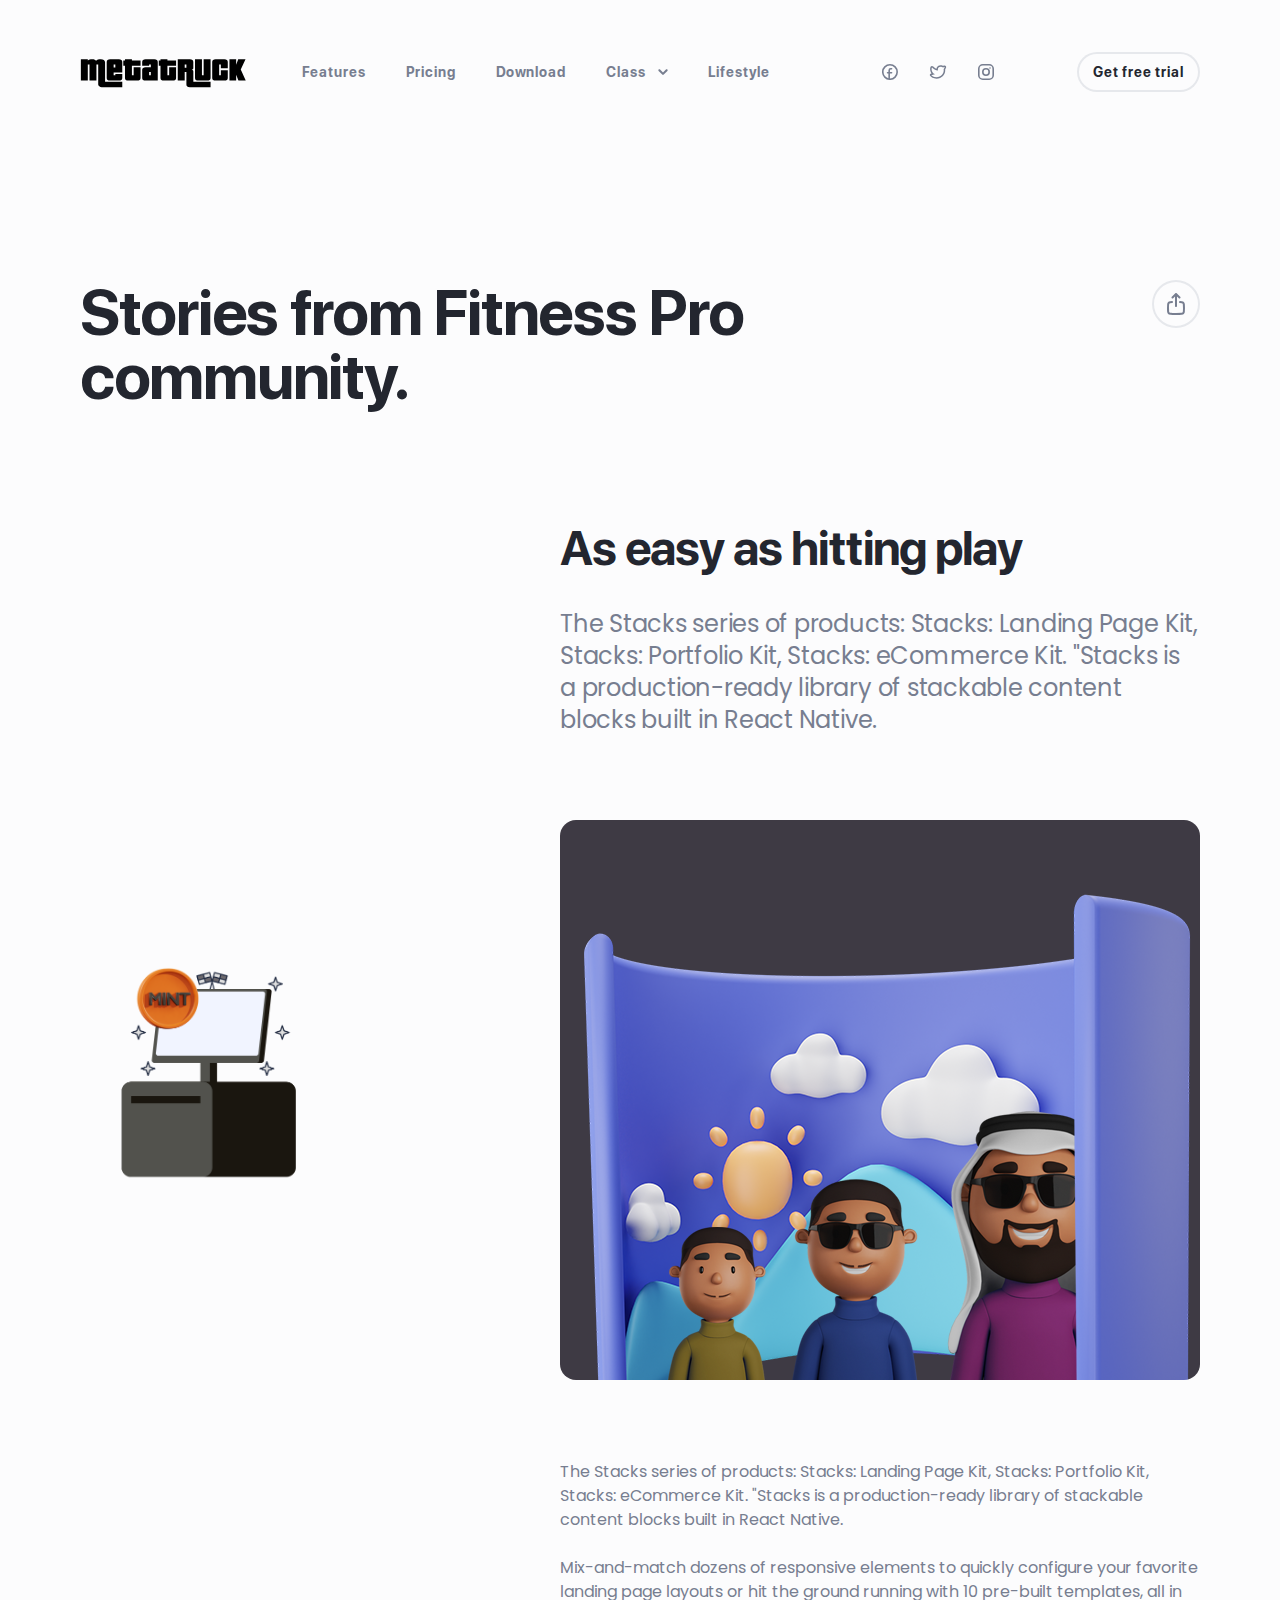
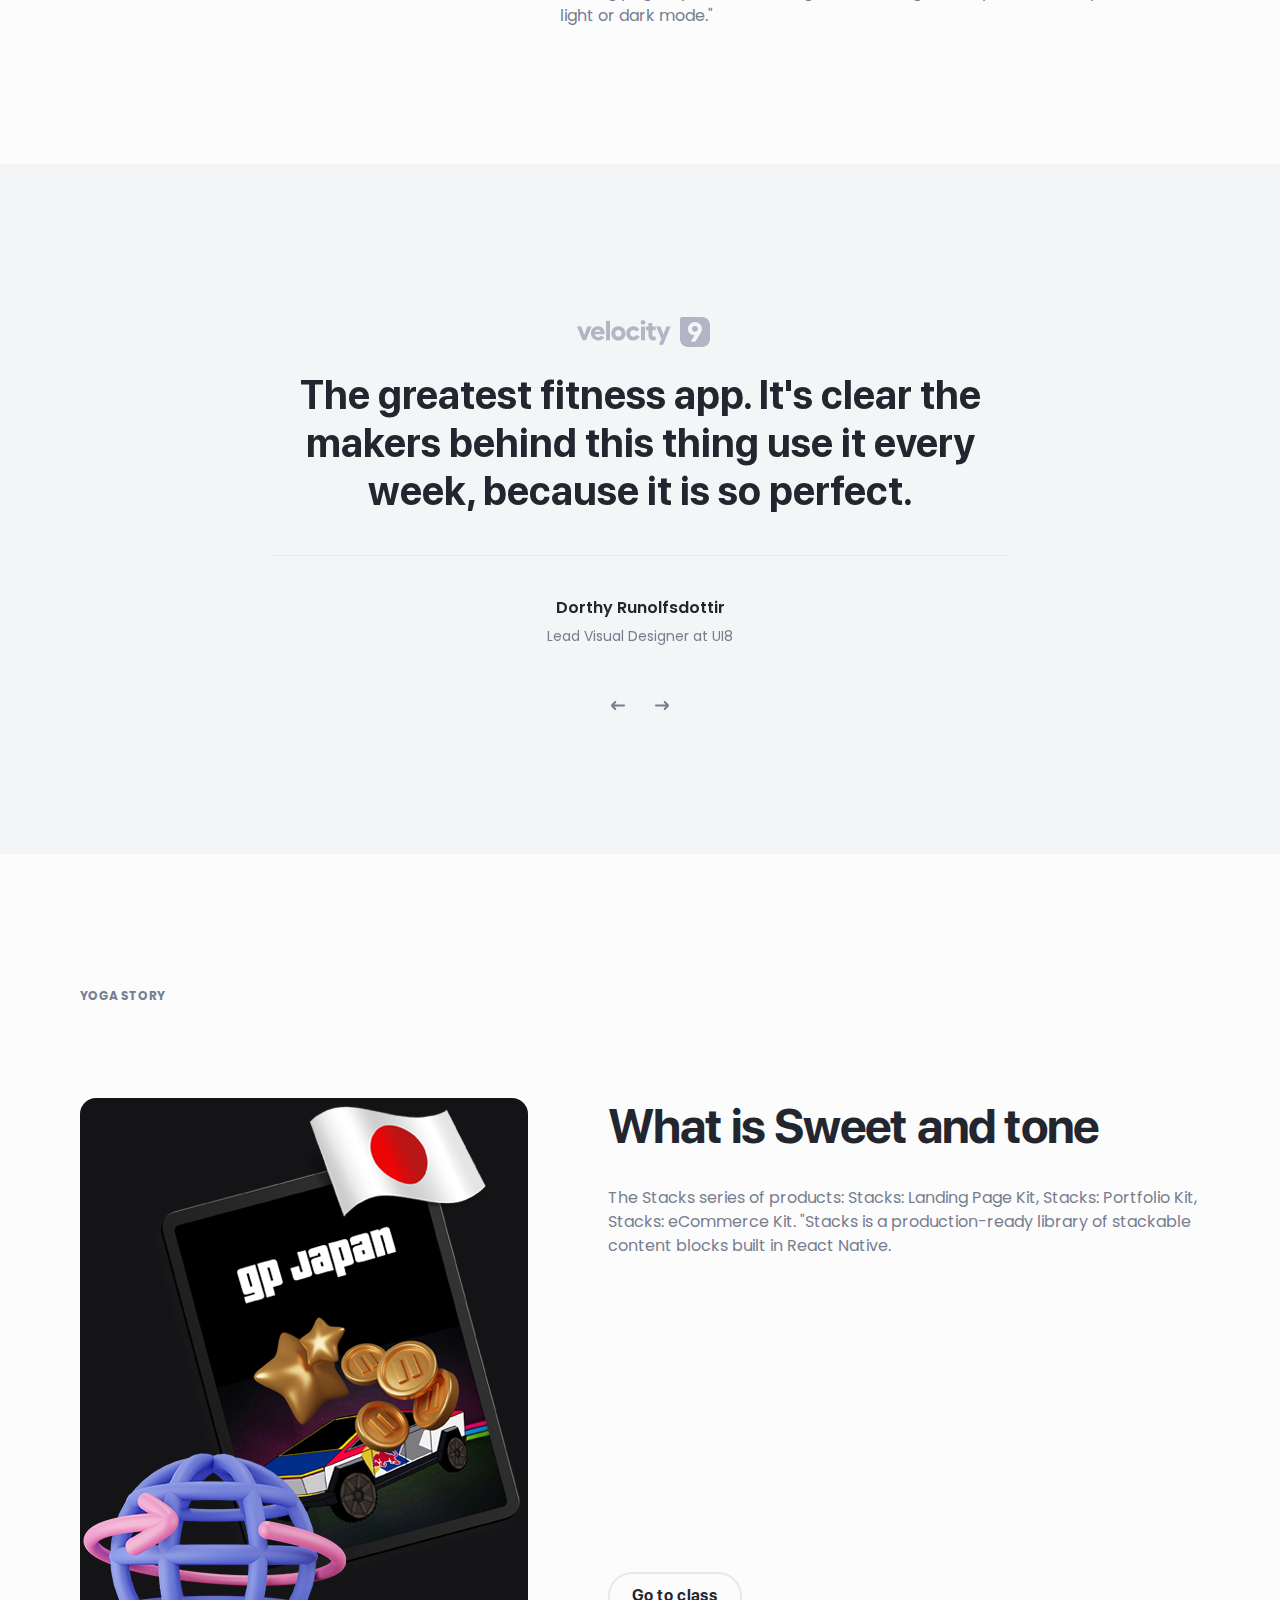
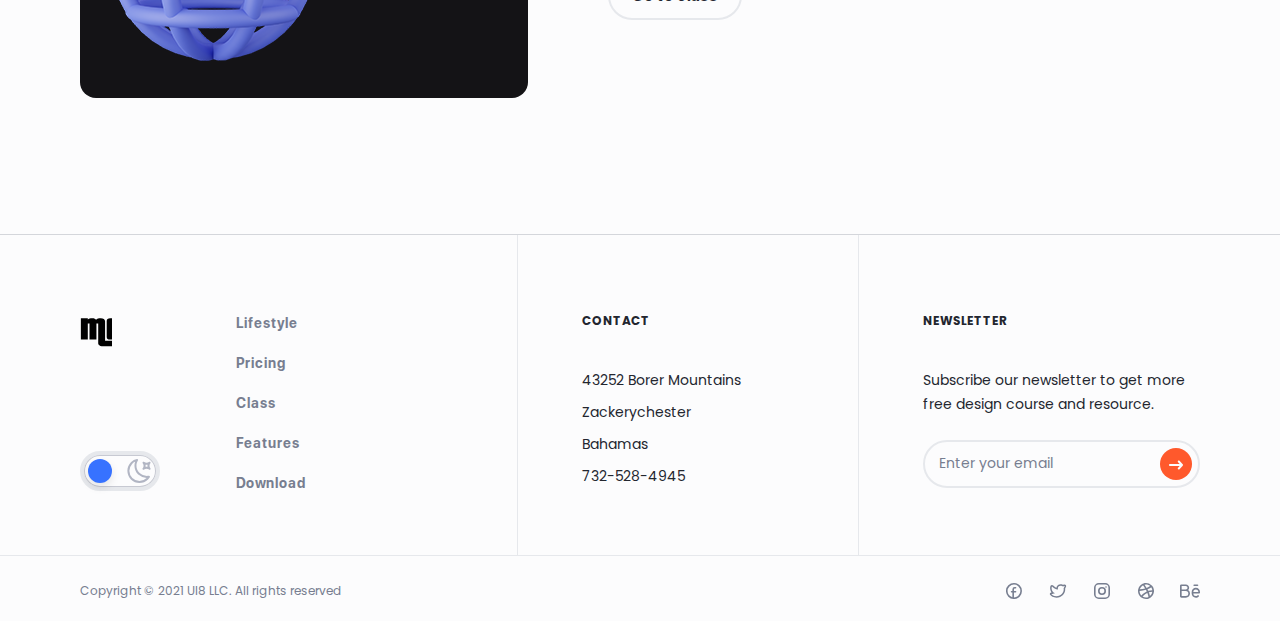
<file: article.html>
<!DOCTYPE html>
<html lang="en">
  <head>
    <meta charset="utf-8">
    <title>Article</title>
    <meta http-equiv="X-UA-Compatible" content="IE=Edge">
    <meta name="viewport" content="width=device-width, initial-scale=1, maximum-scale=1.0, user-scalable=no">
    <meta name="format-detection" content="telephone=no">
    <link rel="apple-touch-icon" sizes="180x180" href="img/apple-touch-icon.png">
    <link rel="icon" type="image/png" sizes="32x32" href="img/favicon-32x32.png">
    <link rel="icon" type="image/png" sizes="16x16" href="img/favicon-16x16.png">
    <link rel="manifest" href="img/site.webmanifest">
    <link rel="mask-icon" href="img/safari-pinned-tab.svg" color="#5bbad5">
    <meta name="msapplication-TileColor" content="#da532c">
    <meta name="theme-color" content="#ffffff">
    <meta name="description" content="Premium Web UI Kit for Fitness Experience">
    <meta name="twitter:card" content="summary">
    <meta name="twitter:site" content="@ui8">
    <meta name="twitter:title" content="Fitness Pro: Website UI Kit">
    <meta name="twitter:description" content="Premium Web UI Kit for Fitness Experience">
    <meta name="twitter:creator" content="@ui8">
    <meta name="twitter:image" content="https://ui8-stacks-fitness-html.herokuapp.com/img/twitter-card.png">
    <meta property="og:title" content="Fitness Pro: Website UI Kit">
    <meta property="og:type" content="Article">
    <meta property="og:url" content="https://ui8.net/ui8/products/fitness-pro-website-ui-kit">
    <meta property="og:image" content="https://ui8-stacks-fitness-html.herokuapp.com/img/fb-og-image.png">
    <meta property="og:description" content="Premium Web UI Kit for Fitness Experience">
    <meta property="og:site_name" content="Fitness Pro: Website UI Kit">
    <meta property="fb:admins" content="132951670226590">
    <link rel="preconnect" href="https://fonts.gstatic.com">
    <link href="https://fonts.googleapis.com/css2?family=Poppins:wght@400;500;600;700&amp;display=swap" rel="stylesheet">
    <link rel="stylesheet" media="all" href="css/app.min.css">
    <link rel="stylesheet" media="all" href="css/common.css">
    <script>
      var viewportmeta = document.querySelector('meta[name="viewport"]');
      if (viewportmeta) {
        if (screen.width < 375) {
          var newScale = screen.width / 375;
          viewportmeta.content = 'width=375, minimum-scale=' + newScale + ', maximum-scale=1.0, user-scalable=no, initial-scale=' + newScale + '';
        } else {
          viewportmeta.content = 'width=device-width, maximum-scale=1.0, initial-scale=1.0';
        }
      }
    </script>
  </head>
  <body>
    <script>
      console.log(localStorage.getItem('darkMode'));
      if (localStorage.getItem('darkMode') === "on") {
        document.body.classList.add("dark");
        document.addEventListener("DOMContentLoaded", function() {
          document.querySelector('.js-theme input').checked = true;
        });
      }
    </script>
    <!-- outer-->
    <div class="outer">
      <!-- header-->
      <header class="header js-header">
        <div class="header__center center"><a class="header__logo" href="index.html"><img class="some-icon" src="img/logo-dark.svg" alt="Fitness Pro"><img class="some-icon-dark" src="img/logo-light.svg" alt="Fitness Pro"></a>
          <div class="header__wrap js-header-wrap">
            <nav class="header__nav"><a class="header__link" href="features.html">Features</a><a class="header__link" href="pricing.html">Pricing</a><a class="header__link" href="download.html">Download</a>
              <div class="header__dropdown js-header-dropdown">
                <div class="header__head js-header-head">Class
                  <svg class="icon icon-arrow-bottom">
                    <use xlink:href="#icon-arrow-bottom"></use>
                  </svg>
                </div>
                <div class="header__body js-header-body">
                  <div class="header__inner">
                    <div class="header__row">
                      <div class="header__col"><a class="header__direction" href="#">
                          <div class="header__info">Find a class to achieve your goals 🔥</div>
                          <div class="header__preview"><img srcSet="img/content/ball@2x.png 2x" src="img/content/ball.png" alt="Ball"></div></a>
                        <div class="header__menu"><a class="header__box" href="class01.html">
                            <div class="header__icon"><img src="img/menu-video.svg" alt="Video"></div>
                            <div class="header__text">Program Videos</div></a><a class="header__box" href="class02.html">
                            <div class="header__icon"><img src="img/menu-class.svg" alt="Class"></div>
                            <div class="header__text">Premium Class</div></a></div>
                      </div>
                      <div class="header__col">
                        <div class="header__line">
                          <div class="header__cell"><a class="header__card" href="class01-details.html">
                              <div class="header__photo"><img srcSet="img/content/header-pic-1@2x.png 2x" src="img/content/header-pic-1.png" alt="Header content">
                                <div class="status-black header__category">featured class</div>
                              </div>
                              <div class="header__top">
                                <div class="header__user">
                                  <div class="header__avatar"><img src="img/content/avatar-1.png" alt="Avatar"></div>
                                  <div class="header__details">
                                    <div class="header__title">Sweet and Tone</div>
                                    <div class="header__trainer">Zack Beier</div>
                                  </div>
                                </div>
                                <div class="status-stroke-green header__level">beginner</div>
                              </div>
                              <div class="header__content">Sweet and Tone is a seven-day bodyweight training program designed to boost your strength and endurance over the course of a week.</div></a></div>
                          <div class="header__cell"><a class="header__item" href="class01-details.html">
                              <div class="header__photo"><img srcSet="img/content/header-pic-2@2x.png 2x" src="img/content/header-pic-2.png" alt="Header content"></div>
                              <div class="header__description">
                                <div class="status-green header__category">yoga</div>
                                <div class="header__user">
                                  <div class="header__avatar"><img src="img/content/avatar-2.png" alt="Avatar"></div>
                                  <div class="header__details">
                                    <div class="header__title">Sweet and Tone</div>
                                    <div class="header__trainer">Zack Beier</div>
                                  </div>
                                </div>
                              </div></a><a class="header__item" href="class01-details.html">
                              <div class="header__photo"><img srcSet="img/content/header-pic-3@2x.png 2x" src="img/content/header-pic-3.png" alt="Header content"></div>
                              <div class="header__description">
                                <div class="status-purple header__category">mindfulness</div>
                                <div class="header__user">
                                  <div class="header__avatar"><img src="img/content/avatar-3.png" alt="Avatar"></div>
                                  <div class="header__details">
                                    <div class="header__title">Sweet and Tone</div>
                                    <div class="header__trainer">Zack Beier</div>
                                  </div>
                                </div>
                              </div></a><a class="header__item" href="class01-details.html">
                              <div class="header__photo"><img srcSet="img/content/header-pic-4@2x.png 2x" src="img/content/header-pic-4.png" alt="Header content"></div>
                              <div class="header__description">
                                <div class="status-red header__category">fitness</div>
                                <div class="header__user">
                                  <div class="header__avatar"><img src="img/content/avatar-4.png" alt="Avatar"></div>
                                  <div class="header__details">
                                    <div class="header__title">Sweet and Tone</div>
                                    <div class="header__trainer">Zack Beier</div>
                                  </div>
                                </div>
                              </div></a></div>
                        </div>
                      </div>
                    </div>
                    <div class="header__foot">
                      <div class="header__stage">Pro Trainers</div>
                      <div class="header__list">
                        <div class="header__user">
                          <div class="header__avatar"><img src="img/content/avatar-1.png" alt="Avatar"></div>
                          <div class="header__details">
                            <div class="header__title">Boyd Reinger</div>
                            <div class="header__trainer">Personal trainer</div>
                          </div>
                        </div>
                        <div class="header__user">
                          <div class="header__avatar"><img src="img/content/avatar-2.png" alt="Avatar"></div>
                          <div class="header__details">
                            <div class="header__title">Randal Jacobson</div>
                            <div class="header__trainer">Personal trainer</div>
                          </div>
                        </div>
                        <div class="header__user">
                          <div class="header__avatar"><img src="img/content/avatar-3.png" alt="Avatar"></div>
                          <div class="header__details">
                            <div class="header__title">Dwight Schamberger</div>
                            <div class="header__trainer">Personal trainer</div>
                          </div>
                        </div>
                        <div class="header__user">
                          <div class="header__avatar"><img src="img/content/avatar-4.png" alt="Avatar"></div>
                          <div class="header__details">
                            <div class="header__title">Omari Gulgowski</div>
                            <div class="header__trainer">Personal trainer</div>
                          </div>
                        </div>
                      </div>
                    </div>
                  </div>
                </div>
              </div><a class="header__link" href="lifestyle.html">Lifestyle</a>
            </nav>
            <div class="header__group">
              <div class="header__contacts">
                <div class="header__element">
                  <div class="header__subtitle">Montanachester</div>
                  <div class="header__text">06787 Block Estates</div>
                </div>
                <div class="header__element">
                  <div class="header__subtitle">Lake Gene</div>
                  <div class="header__text">167 Emard River</div>
                </div>
                <div class="header__element">
                  <div class="header__subtitle">North Hassiefort</div>
                  <div class="header__text">032 Leonora Spurs</div>
                </div>
              </div>
              <div class="header__socials"><a class="header__social" href="https://www.facebook.com/ui8.net/" target="_blank">
                  <svg class="icon icon-facebook">
                    <use xlink:href="#icon-facebook"></use>
                  </svg></a><a class="header__social" href="https://twitter.com/ui8" target="_blank">
                  <svg class="icon icon-twitter">
                    <use xlink:href="#icon-twitter"></use>
                  </svg></a><a class="header__social" href="https://www.instagram.com/ui8net/" target="_blank">
                  <svg class="icon icon-instagram">
                    <use xlink:href="#icon-instagram"></use>
                  </svg></a></div>
              <button class="button-stroke button-small header__button">Get free trial</button>
            </div>
          </div>
          <button class="button-stroke button-small header__button">Get free trial</button>
          <button class="header__burger js-header-burger"></button>
        </div>
      </header>
      <!-- container-->
      <div class="outer__content">
        <div class="section article">
          <div class="article__center center">
            <div class="article__head">
              <h1 class="article__title h1">Stories from Fitness Pro community.</h1>
              <button class="button-circle-stroke article__button"> 
                <svg class="icon icon-download">
                  <use xlink:href="#icon-download"></use>
                </svg>
              </button>
            </div>
            <div class="article__row">
              <div class="article__col">
                <div class="article__preview"><img src="img/content/history-pic.png" alt="People"></div>
              </div>
              <div class="article__col">
                <h2 class="article__title h2">As easy as hitting play</h2>
                <div class="article__info">The Stacks series of products: Stacks: Landing Page Kit, Stacks: Portfolio Kit, Stacks: eCommerce Kit. "Stacks is a production-ready library of stackable content blocks built in React Native.</div>
                <div class="article__preview"><img src="img/content/post-pic.png" alt="Post"></div>
                <div class="article__content">
                  <p>The Stacks series of products: Stacks: Landing Page Kit, Stacks: Portfolio Kit, Stacks: eCommerce Kit. "Stacks is a production-ready library of stackable content blocks built in React Native.</p>
                  <p>Mix-and-match dozens of responsive elements to quickly configure your favorite landing page layouts or hit the ground running with 10 pre-built templates, all in light or dark mode."</p>
                </div>
              </div>
            </div>
          </div>
        </div>
        <div class="section-bg review">
          <div class="review__center center">
            <div class="review__wrap">
              <div class="review__slider js-slider-review">
                <div class="review__slide">
                  <div class="review__item">
                    <div class="review__logo"><img src="img/content/velocity9.svg" alt="Velocity9"></div>
                    <div class="review__title">The greatest fitness app. It's clear the makers behind this thing use it every week, because it is so perfect. </div>
                    <div class="review__author">Dorthy Runolfsdottir</div>
                    <div class="review__position">Lead Visual Designer at UI8</div>
                  </div>
                </div>
                <div class="review__slide">
                  <div class="review__item">
                    <div class="review__logo"><img src="img/content/travelers.svg" alt="Travelers"></div>
                    <div class="review__title">The best of all the workout apps I have tried on iOS. I have used Fitness Pro for more than a year now. It is intuitive and clean, awesome app.</div>
                    <div class="review__author">Dorthy Runolfsdottir</div>
                    <div class="review__position">Lead Visual Designer at UI8</div>
                  </div>
                </div>
                <div class="review__slide">
                  <div class="review__item">
                    <div class="review__logo"><img src="img/content/goldlines.svg" alt="Goldlines"></div>
                    <div class="review__title">The greatest fitness app. It's clear the makers behind this thing use it every week, because it is so perfect. </div>
                    <div class="review__author">Dorthy Runolfsdottir</div>
                    <div class="review__position">Lead Visual Designer at UI8</div>
                  </div>
                </div>
              </div>
            </div>
          </div>
        </div>
        <div class="section story">
          <div class="story__center center">
            <div class="stage-small">yoga story</div>
            <div class="story__row">
              <div class="story__col">
                <div class="story__preview"><img src="img/content/story-pic.png" alt=""></div>
              </div>
              <div class="story__col">
                <h2 class="story__title h2">What is Sweet and tone</h2>
                <div class="story__info">The Stacks series of products: Stacks: Landing Page Kit, Stacks: Portfolio Kit, Stacks: eCommerce Kit. "Stacks is a production-ready library of stackable content blocks built in React Native.</div>
                <div class="story__list">
                  <div class="story__item" data-aos="animation-opacity">
                    <div class="story__category">How it work</div>
                    <div class="story__content">Mix-and-match dozens of responsive elements to quickly configure your favorite landing page layouts</div>
                  </div>
                  <div class="story__item" data-aos="animation-opacity">
                    <div class="story__category">About the trainers</div>
                    <div class="story__content">Mix-and-match dozens of responsive elements to quickly configure your favorite landing page layouts</div>
                  </div>
                </div><a class="button-stroke story__button" href="class02.html">Go to class</a>
              </div>
            </div>
          </div>
        </div>
      </div>
      <!-- footer-->
      <footer class="footer">
        <div class="footer__body">
          <div class="footer__center center">
            <div class="footer__col">
              <div class="footer__box"><a class="footer__logo" href="index.html"><img class="some-icon" src="img/logo-dark.svg" alt="Fitness Pro"><img class="some-icon-dark" src="img/logo-light.svg" alt="Fitness Pro"></a>
                <label class="theme js-theme">
                  <input class="theme__input" type="checkbox"/><span class="theme__inner"><span class="theme__box"></span><span class="theme__icon">
                      <svg class="icon icon-moon">
                        <use xlink:href="#icon-moon"></use>
                      </svg>
                      <svg class="icon icon-sun">
                        <use xlink:href="#icon-sun"></use>
                      </svg></span></span>
                </label>
              </div>
              <div class="footer__item">
                <div class="footer__category">footer nav
                  <svg class="icon icon-arrow-bottom">
                    <use xlink:href="#icon-arrow-bottom"></use>
                  </svg>
                </div>
                <div class="footer__menu"><a class="footer__link" href="lifestyle.html">Lifestyle</a><a class="footer__link" href="pricing.html">Pricing</a><a class="footer__link" href="class01.html">Class</a><a class="footer__link" href="features.html">Features</a><a class="footer__link" href="download.html">Download</a></div>
              </div>
            </div>
            <div class="footer__col">
              <div class="footer__category">contact</div>
              <div class="footer__info">
                <p>43252 Borer Mountains</p>
                <p>Zackerychester</p>
                <p>Bahamas</p>
                <p>732-528-4945</p>
              </div>
            </div>
            <div class="footer__col">
              <div class="footer__category">newsletter</div>
              <div class="footer__info">Subscribe our newsletter to get more free design course and resource.</div>
              <form class="subscription">
                <input class="subscription__input" type="email" placeholder="Enter your email" required="required"/>
                <button class="subscription__btn">
                  <svg class="icon icon-arrow-right">
                    <use xlink:href="#icon-arrow-right"></use>
                  </svg>
                </button>
              </form>
            </div>
          </div>
        </div>
        <div class="footer__bottom">
          <div class="footer__center center">
            <div class="footer__copyright">Copyright © 2021 UI8 LLC. All rights reserved</div>
            <div class="footer__socials"><a class="footer__social" href="https://www.facebook.com/ui8.net/" target="_blank">
                <svg class="icon icon-facebook">
                  <use xlink:href="#icon-facebook"></use>
                </svg></a><a class="footer__social" href="https://twitter.com/ui8" target="_blank">
                <svg class="icon icon-twitter">
                  <use xlink:href="#icon-twitter"></use>
                </svg></a><a class="footer__social" href="https://www.instagram.com/ui8net/" target="_blank">
                <svg class="icon icon-instagram">
                  <use xlink:href="#icon-instagram"></use>
                </svg></a><a class="footer__social" href="https://dribbble.com/ui8" target="_blank">
                <svg class="icon icon-dribbble">
                  <use xlink:href="#icon-dribbble"></use>
                </svg></a><a class="footer__social" href="https://www.behance.net/ui8" target="_blank">
                <svg class="icon icon-behance">
                  <use xlink:href="#icon-behance"></use>
                </svg></a></div>
          </div>
        </div>
      </footer>
    </div>
    <!-- scripts-->
    <script src="js/lib/jquery.min.js"></script>
    <script src="js/lib/slick.min.js"></script>
    <script src="js/lib/jquery.nice-select.min.js"></script>
    <script src="js/lib/jquery.magnific-popup.min.js"></script>
    <script src="js/lib/aos.js"></script>
    <script src="js/app.js"></script>
    <!-- svg sprite-->
    <div style="display: none"><svg width="0" height="0">
<symbol xmlns="http://www.w3.org/2000/svg" viewBox="0 0 16 16" id="icon-arrow-right">
<path d="M10.39 3.153c.464-.428 1.187-.399 1.615.065l3.692 4c.404.438.404 1.113 0 1.55l-3.692 4c-.428.464-1.151.493-1.615.065s-.493-1.151-.065-1.615l1.922-2.082H1.143C.512 9.136 0 8.624 0 7.993S.512 6.85 1.143 6.85h11.104l-1.922-2.082c-.428-.464-.399-1.187.065-1.615z"></path>
</symbol>
<symbol xmlns="http://www.w3.org/2000/svg" viewBox="0 0 16 16" id="icon-arrow-bottom">
<path d="M15.039 3.961c-.653-.653-1.713-.653-2.366 0L8 8.634 3.327 3.961c-.653-.653-1.713-.653-2.366 0s-.653 1.713 0 2.366l5.856 5.856c.653.653 1.713.653 2.366 0l5.856-5.856c.653-.653.653-1.713 0-2.366z"></path>
</symbol>
<symbol xmlns="http://www.w3.org/2000/svg" viewBox="0 0 16 16" id="icon-arrow-right-empty">
<path d="M5.551 15.665l-.1.089c-.449.355-1.102.326-1.517-.089-.446-.446-.446-1.17 0-1.616h0l6.048-6.05-6.048-6.048-.089-.1C3.491 1.403 3.52.749 3.935.335c.446-.446 1.17-.446 1.616 0h0l6.857 6.857.089.1c.355.449.326 1.102-.089 1.517h0l-6.857 6.857z"></path>
</symbol>
<symbol xmlns="http://www.w3.org/2000/svg" viewBox="0 0 16 16" id="icon-arrow-down">
<path d="M12.833 10.39c.428.464.399 1.187-.065 1.615l-4 3.692c-.438.404-1.113.404-1.55 0l-4-3.692c-.464-.428-.493-1.151-.065-1.615s1.151-.493 1.615-.065l2.082 1.922V1.143C6.85.512 7.362 0 7.993 0s1.143.512 1.143 1.143v11.104l2.082-1.922c.464-.428 1.187-.399 1.615.065z"></path>
</symbol>
<symbol xmlns="http://www.w3.org/2000/svg" viewBox="0 0 16 16" id="icon-arrow-prev">
<path d="M5.61 13.697c-.464.428-1.187.399-1.615-.065l-3.692-4c-.404-.438-.404-1.113 0-1.55l3.692-4c.428-.464 1.151-.493 1.615-.065s.493 1.151.065 1.615L3.753 7.714h11.104c.631 0 1.143.512 1.143 1.143S15.488 10 14.857 10H3.753l1.922 2.082c.428.464.399 1.187-.065 1.615z"></path>
</symbol>
<symbol xmlns="http://www.w3.org/2000/svg" viewBox="0 0 16 16" id="icon-arrow-next">
<path d="M10.39 3.303c.464-.428 1.187-.399 1.615.065l3.692 4c.404.438.404 1.113 0 1.55l-3.692 4c-.428.464-1.151.493-1.615.065s-.493-1.151-.065-1.615l1.922-2.082H1.143C.512 9.286 0 8.774 0 8.143S.512 7 1.143 7h11.104l-1.922-2.082c-.428-.464-.399-1.187.065-1.615z"></path>
</symbol>
<symbol xmlns="http://www.w3.org/2000/svg" viewBox="0 0 16 16" id="icon-instagram">
<path d="M11.2 0A4.8 4.8 0 0 1 16 4.8h0v6.4a4.8 4.8 0 0 1-4.8 4.8h0-6.4A4.8 4.8 0 0 1 0 11.2h0V4.8A4.8 4.8 0 0 1 4.8 0h0zm0 1.6H4.8a3.2 3.2 0 0 0-3.2 3.2v6.4a3.2 3.2 0 0 0 3.2 3.2h6.4a3.2 3.2 0 0 0 3.2-3.2V4.8a3.2 3.2 0 0 0-3.2-3.2zM8 4a4 4 0 1 1 0 8 4 4 0 1 1 0-8zm0 1.6a2.4 2.4 0 0 0 0 4.8 2.4 2.4 0 0 0 0-4.8zm4-2.4a.8.8 0 1 1 0 1.6.8.8 0 1 1 0-1.6z"></path>
</symbol>
<symbol xmlns="http://www.w3.org/2000/svg" viewBox="0 0 16 16" id="icon-facebook">
<path d="M7.967.017a8 8 0 1 1 0 16 8 8 0 1 1 0-16zm0 1.6a6.4 6.4 0 0 0-6.4 6.4c0 2.982 2.039 5.487 4.799 6.198l.001-4.598h-.8a.8.8 0 1 1 0-1.6h.8v-1.6a2.4 2.4 0 0 1 2.4-2.4h.8a.8.8 0 1 1 0 1.6h0-.8a.8.8 0 0 0-.8.8h0v1.6h1.6a.8.8 0 1 1 0 1.6h0-1.6v4.8a6.4 6.4 0 0 0 0-12.8z"></path>
</symbol>
<symbol xmlns="http://www.w3.org/2000/svg" viewBox="0 0 16 16" id="icon-twitter">
<path d="M2.121 9.233C1.018 9.236.306 10.492.986 11.444c.973 1.363 2.737 2.456 5.681 2.456 4.563 0 8.226-3.719 7.714-8.113l.751-1.503c.521-1.042-.384-2.227-1.527-1.999l-.993.198c-.263-.139-.535-.244-.768-.32-.454-.148-1.003-.265-1.511-.265-.913 0-1.701.234-2.327.704-.619.464-.968 1.075-1.159 1.635-.088.258-.147.518-.185.766-.354-.111-.715-.261-1.069-.445-.802-.415-1.451-.942-1.817-1.404-.614-.775-1.915-.717-2.371.29-.643 1.42-.467 3.102.111 4.462a6.57 6.57 0 0 0 .754 1.324l-.151.001zm4.546 3.333c-2.576 0-3.907-.933-4.596-1.898-.031-.043 0-.102.054-.103.701-.002 2.139-.035 3.087-.59.049-.029.038-.101-.016-.119-2.211-.743-3.467-3.891-2.575-5.86.02-.045.081-.051.112-.012C3.752 5.271 5.98 6.531 7.919 6.566c.042.001.074-.037.067-.079-.078-.507-.376-3.254 2.347-3.254.65 0 1.618.317 1.974.642a.07.07 0 0 0 .061.017l1.498-.3c.054-.011.098.046.073.095l-.929 1.858c-.006.013-.008.028-.006.042.651 3.658-2.345 6.978-6.337 6.978z"></path>
</symbol>
<symbol xmlns="http://www.w3.org/2000/svg" viewBox="0 0 16 16" id="icon-dribbble">
<path d="M8 0a7.97 7.97 0 0 1 5.441 2.135h0l.012.011.191.184-.203-.195.251.244.391.425.058.069.122.15.07.09a7.96 7.96 0 0 1 1.606 3.903l.021.186.002.015.01.111-.012-.127.024.299L16 8l-.004.249L16 8l-.025.632-.013.149-.002.02c-.248 2.499-1.647 4.659-3.658 5.945l-.017.011-.028.018-.236.143.264-.161-.307.186-.531.279-.114.053-.211.093-.034.014C10.138 15.78 9.095 16 8 16c-1.715 0-3.304-.54-4.606-1.458h0l-.033-.024-.468-.36-.025-.021-.186-.161-.062-.056-.414-.405-.024-.025C.829 12.057 0 10.125 0 8l.005-.297L0 7.993l.011-.415.013-.199.007-.09.02-.203.019-.156.027-.186.016-.1.04-.216.008-.037C.643 4.036 2.157 2.059 4.21.953l-.266.15.301-.169.27-.137.088-.042.154-.07.124-.054.536-.205.031-.011C6.25.146 7.108 0 8 0zm1.356 9.906c-1.362.66-2.858 1.732-4.775 3.502A6.35 6.35 0 0 0 8 14.4a6.38 6.38 0 0 0 2.504-.508 24.45 24.45 0 0 0-1.148-3.985zm4.991-1.08l-.04.001c-1.289.046-2.38.169-3.462.495a25.99 25.99 0 0 1 1.113 3.706 6.39 6.39 0 0 0 2.389-4.202zM7.942 6.86c-1.85.583-3.914.939-6.34 1.076A.85.85 0 0 0 1.6 8c0 1.695.659 3.237 1.735 4.382 2.086-1.945 3.78-3.18 5.397-3.951L7.942 6.86zm5.266-2.581l-.147.101c-1.136.761-2.314 1.406-3.597 1.931l.759 1.53c1.34-.425 2.665-.568 4.129-.616a6.34 6.34 0 0 0-1.144-2.946zM4.958 2.37l-.126.068c-1.459.833-2.558 2.223-3.009 3.88 2.028-.132 3.752-.426 5.288-.878-.639-1.026-1.357-2.042-2.153-3.07zM8 1.6a6.42 6.42 0 0 0-1.485.173l2.147 3.135c1.224-.484 2.349-1.087 3.444-1.816C10.995 2.16 9.563 1.6 8 1.6z"></path>
</symbol>
<symbol xmlns="http://www.w3.org/2000/svg" viewBox="0 0 16 16" id="icon-behance">
<path d="M12.667 5.367C14.508 5.367 16 6.86 16 8.701v.667c0 .368-.298.667-.667.667h-4.667a2 2 0 0 0 2 2 1.99 1.99 0 0 0 1.233-.425c.177-.139.387-.242.612-.242.571 0 .937.59.537.998-.605.618-1.449 1.002-2.382 1.002-1.841 0-3.333-1.492-3.333-3.333V8.701c0-1.841 1.492-3.333 3.333-3.333zm-8-2.667c1.473 0 2.667 1.194 2.667 2.667a2.66 2.66 0 0 1-.8 1.905A3.33 3.33 0 0 1 8 10.033c0 1.841-1.492 3.333-3.333 3.333h0-3.524C.512 13.367 0 12.855 0 12.224h0V3.767C0 3.178.478 2.7 1.067 2.7h0zm0 5.333H1.333v4h3.333a2 2 0 0 0 0-4zm8-1.333a2 2 0 0 0-2 2h4a2 2 0 0 0-2-2zm-8-2.667H1.333V6.7h3.333C5.403 6.7 6 6.103 6 5.367s-.597-1.333-1.333-1.333zM14 2.7c.368 0 .667.298.667.667s-.298.667-.667.667h0-2.667c-.368 0-.667-.298-.667-.667s.298-.667.667-.667h0z"></path>
</symbol>
<symbol xmlns="http://www.w3.org/2000/svg" viewBox="0 0 16 16" id="icon-linkedin">
<path d="M12.8.001a3.2 3.2 0 0 1 3.2 3.2h0v9.6a3.2 3.2 0 0 1-3.2 3.2h0-9.6a3.2 3.2 0 0 1-3.2-3.2h0v-9.6a3.2 3.2 0 0 1 3.2-3.2h0zm0 1.6H3.2a1.6 1.6 0 0 0-1.6 1.6v9.6a1.6 1.6 0 0 0 1.6 1.6h9.6a1.6 1.6 0 0 0 1.6-1.6v-9.6a1.6 1.6 0 0 0-1.6-1.6zM4 6.401a.8.8 0 0 1 .8.8h0v4.8a.8.8 0 0 1-1.6 0h0v-4.8a.8.8 0 0 1 .8-.8zm5.6 0a3.2 3.2 0 0 1 3.2 3.2v2.4a.8.8 0 1 1-1.6 0v-2.4a1.6 1.6 0 0 0-3.2 0v2.4a.8.8 0 0 1-1.6 0v-4.8a.8.8 0 0 1 1.529-.33c.486-.298 1.059-.47 1.671-.47zM4 3.201a.8.8 0 0 1 0 1.6.8.8 0 0 1 0-1.6z"></path>
</symbol>
<symbol xmlns="http://www.w3.org/2000/svg" viewBox="0 0 16 16" id="icon-play">
<path d="M1.509 2.463c0-1.71 1.876-2.755 3.33-1.855l8.945 5.538c1.378.853 1.378 2.857 0 3.711l-8.945 5.538c-1.454.899-3.33-.147-3.33-1.856V2.463z"></path>
</symbol>
<symbol xmlns="http://www.w3.org/2000/svg" viewBox="0 0 16 16" id="icon-info">
<path d="M8 0a1.6 1.6 0 1 0 0 3.2A1.6 1.6 0 1 0 8 0zm0 6.4A1.6 1.6 0 0 0 6.4 8v6.4a1.6 1.6 0 1 0 3.2 0V8A1.6 1.6 0 0 0 8 6.4z"></path>
</symbol>
<symbol xmlns="http://www.w3.org/2000/svg" viewBox="0 0 16 16" id="icon-check">
<path d="M14.049 2.635c.446-.446 1.17-.446 1.616 0 .412.412.444 1.06.095 1.509l-.095.108-9.143 9.143c-.412.412-1.06.444-1.509.095l-.108-.095L.335 8.822c-.446-.446-.446-1.17 0-1.616.412-.412 1.06-.444 1.509-.095l.108.095 3.763 3.762 8.335-8.334z"></path>
</symbol>
<symbol xmlns="http://www.w3.org/2000/svg" viewBox="0 0 16 16" id="icon-download">
<path d="M10.943 5.887l1.395.107c1.08.114 1.941.88 2.07 2.011.074.645.133 1.575.133 2.905l-.133 2.905c-.129 1.13-.988 1.897-2.069 2.011-.859.091-2.227.175-4.344.175s-3.485-.085-4.344-.175c-1.08-.114-1.939-.88-2.069-2.011-.074-.645-.133-1.575-.133-2.905l.133-2.905c.129-1.131.99-1.897 2.07-2.011l1.395-.107c.401-.021.744.286.765.688s-.286.744-.688.765l-1.32.101c-.455.048-.731.327-.777.729-.066.577-.123 1.451-.123 2.74l.123 2.74c.046.403.322.681.776.729.796.084 2.111.167 4.191.167l4.191-.167c.454-.048.73-.327.776-.729.066-.577.123-1.451.123-2.74l-.123-2.74c-.046-.402-.322-.682-.777-.729l-1.32-.101c-.401-.021-.709-.364-.688-.765s.364-.709.765-.688zM8.51.213l2.545 2.545a.73.73 0 0 1 0 1.029c-.284.284-.745.284-1.029 0L8.723 2.483v6.972c0 .402-.326.727-.727.727s-.727-.326-.727-.727V2.483L5.964 3.787c-.284.284-.745.284-1.029 0s-.284-.745 0-1.029L7.481.213c.284-.284.745-.284 1.029 0z"></path>
</symbol>
<symbol xmlns="http://www.w3.org/2000/svg" viewBox="0 0 16 16" id="icon-calendar">
<path d="M11.999 0a.8.8 0 0 1 .8.8h0l-.001.799.802.001a2.4 2.4 0 0 1 2.394 2.236L16 4v9.6a2.4 2.4 0 0 1-2.4 2.4h0H2.4A2.4 2.4 0 0 1 0 13.6h0V4a2.4 2.4 0 0 1 2.4-2.4h0l.798-.001L3.199.8a.8.8 0 0 1 .7-.794l.1-.006a.8.8 0 0 1 .8.8h0l-.001.799h6.4L11.199.8a.8.8 0 0 1 .7-.794zM13.6 3.2l-.802-.001.001.801a.8.8 0 0 1-.7.794l-.1.006a.8.8 0 0 1-.8-.8h0l-.001-.801h-6.4L4.799 4a.8.8 0 0 1-.7.794l-.1.006a.8.8 0 0 1-.8-.8h0l-.001-.801L2.4 3.2a.8.8 0 0 0-.8.8v9.6a.8.8 0 0 0 .8.8h11.2a.8.8 0 0 0 .8-.8V4a.8.8 0 0 0-.8-.8zm-4.801 8a.8.8 0 1 1 0 1.6h0-4.8a.8.8 0 1 1 0-1.6h0zm3.2-3.2a.8.8 0 1 1 0 1.6h0-5.6a.8.8 0 1 1 0-1.6h0z"></path>
</symbol>
<symbol xmlns="http://www.w3.org/2000/svg" viewBox="0 0 16 16" id="icon-scoreboard">
<path d="M13.333 2.65C14.806 2.65 16 3.844 16 5.317h0v5.333c0 1.473-1.194 2.667-2.667 2.667h0H2.667C1.194 13.317 0 12.123 0 10.65h0V5.317C0 3.844 1.194 2.65 2.667 2.65h0zm0 1.333H2.667c-.736 0-1.333.597-1.333 1.333v5.333c0 .736.597 1.333 1.333 1.333h10.667c.736 0 1.333-.597 1.333-1.333V5.317c0-.736-.597-1.333-1.333-1.333zm-1 1.333a1 1 0 0 1 1 1V7.65a1 1 0 0 1-1 1h-1v.667h1.333c.368 0 .667.298.667.667s-.298.667-.667.667H11a1 1 0 0 1-1-1V8.317a1 1 0 0 1 1-1h1V6.65h-1.333c-.368 0-.667-.298-.667-.667s.298-.667.667-.667h1.667zm-7.666 0c.368 0 .667.298.667.667v3.333c.368 0 .667.298.667.667s-.298.667-.667.667H4.001c-.368 0-.667-.298-.667-.667s.298-.667.667-.667V6.65c-.368 0-.667-.298-.667-.667s.298-.667.667-.667h.667zM8.001 8.65c.368 0 .667.298.667.667s-.298.667-.667.667-.667-.298-.667-.667.298-.667.667-.667zm0-2.667c.368 0 .667.298.667.667s-.298.667-.667.667-.667-.298-.667-.667.298-.667.667-.667z"></path>
</symbol>
<symbol xmlns="http://www.w3.org/2000/svg" viewBox="0 0 16 16" id="icon-clock">
<path d="M8 0a8 8 0 1 1 0 16A8 8 0 1 1 8 0zm0 1.6a6.4 6.4 0 0 0 0 12.8A6.4 6.4 0 1 0 8 1.6zm0 1.6a.8.8 0 0 1 .8.8v3.669l1.766 1.766a.8.8 0 0 1-1.131 1.131l-2-2A.8.8 0 0 1 7.2 8V4a.8.8 0 0 1 .8-.8z"></path>
</symbol>
<symbol xmlns="http://www.w3.org/2000/svg" viewBox="0 0 16 16" id="icon-candlesticks">
<path d="M7.833 4.409c.402 0 .727.326.727.727h0l.001 1.579c.846.3 1.453 1.108 1.453 2.057h0v2.182c0 .949-.606 1.757-1.453 2.057l-.001.852c0 .402-.326.727-.727.727s-.727-.326-.727-.727h0l-.001-.851c-.847-.299-1.455-1.107-1.455-2.057h0V8.772c0-.95.607-1.758 1.455-2.057l.001-1.578c0-.402.326-.727.727-.727zM2.015 1.5c.402 0 .727.326.727.727h0v.852c.847.3 1.454 1.108 1.454 2.057h0V6.59c0 .95-.607 1.757-1.454 2.057v3.76c0 .402-.326.727-.727.727s-.727-.326-.727-.727h0v-3.76C.44 8.349-.168 7.54-.168 6.59h0V5.136c0-.95.608-1.759 1.455-2.058v-.851c0-.402.326-.727.727-.727zm11.634 0c.402 0 .727.326.727.727h0v.851c.848.299 1.456 1.107 1.456 2.058h0v3.636c0 .951-.608 1.759-1.456 2.058v1.578c0 .402-.326.727-.727.727s-.727-.326-.727-.727h0l.001-1.579c-.846-.3-1.453-1.108-1.453-2.057h0V5.136c0-.949.606-1.757 1.453-2.057l-.001-.852c0-.402.326-.727.727-.727zM7.832 8.045c-.402 0-.727.326-.727.727v2.182c0 .402.326.727.727.727s.727-.326.727-.727V8.772c0-.402-.326-.727-.727-.727zm5.819-3.636c-.402 0-.727.326-.727.727v3.636c0 .402.326.727.727.727s.727-.326.727-.727V5.136c0-.402-.326-.727-.727-.727zm-11.637 0c-.402 0-.727.326-.727.727V6.59c0 .402.326.727.727.727s.727-.326.727-.727V5.136c0-.402-.326-.727-.727-.727z"></path>
</symbol>
<symbol xmlns="http://www.w3.org/2000/svg" viewBox="0 0 16 16" id="icon-lock">
<path d="M7.995 0c2.008 0 3.636 1.628 3.636 3.636v2.306c1.532.176 2.716 1.396 2.828 2.951l.081 2.015-.081 2.015c-.117 1.612-1.384 2.863-2.997 2.966L7.995 16a54.94 54.94 0 0 1-3.468-.11c-1.613-.103-2.88-1.354-2.997-2.966l-.081-2.015.081-2.015c.117-1.612 1.384-2.863 2.997-2.966l-.168.014V3.636C4.359 1.628 5.987 0 7.995 0zm0 7.273l-3.376.107a1.73 1.73 0 0 0-1.638 1.619l-.077 1.911.077 1.911a1.73 1.73 0 0 0 1.638 1.619l3.376.107 3.376-.107a1.73 1.73 0 0 0 1.638-1.619l.077-1.911-.077-1.911a1.73 1.73 0 0 0-1.638-1.619l-3.376-.107zm0 1.455c.803 0 1.455.651 1.455 1.455 0 .538-.293 1.008-.727 1.26h0v.922c0 .402-.326.727-.727.727s-.727-.326-.727-.727h0v-.922c-.435-.251-.727-.722-.727-1.26 0-.803.651-1.455 1.455-1.455zm0-7.273a2.18 2.18 0 0 0-2.182 2.182l-.002 2.225 2.184-.043 2.184.043-.002-2.225a2.18 2.18 0 0 0-2.182-2.182z"></path>
</symbol>
<symbol xmlns="http://www.w3.org/2000/svg" viewBox="0 0 16 16" id="icon-user">
<path d="M7.995 0c2.41 0 4.364 1.954 4.364 4.364 0 1.347-.61 2.551-1.569 3.351l-.145.116c2.295 1.017 3.896 3.315 3.896 5.987v1.454c0 .402-.326.727-.727.727s-.727-.326-.727-.727v-1.454a5.09 5.09 0 1 0-10.182 0v1.454c0 .402-.326.727-.727.727s-.727-.326-.727-.727v-1.454c0-2.672 1.601-4.971 3.897-5.987-1.043-.797-1.715-2.054-1.715-3.467C3.632 1.954 5.585 0 7.995 0zm0 1.455a2.91 2.91 0 0 0-2.909 2.909 2.91 2.91 0 0 0 2.909 2.909 2.91 2.91 0 0 0 2.909-2.909 2.91 2.91 0 0 0-2.909-2.909z"></path>
</symbol>
<symbol xmlns="http://www.w3.org/2000/svg" viewBox="0 0 16 16" id="icon-button-play">
<path d="M8 1.45c1.87 0 3.473.134 4.694.286a3.5 3.5 0 0 1 3.058 3.013c.136.965.248 2.106.248 3.246a23.73 23.73 0 0 1-.248 3.246 3.5 3.5 0 0 1-3.058 3.013A38.07 38.07 0 0 1 8 14.541a38.07 38.07 0 0 1-4.694-.286 3.5 3.5 0 0 1-3.058-3.013C.112 10.276 0 9.136 0 7.995s.112-2.281.248-3.246a3.5 3.5 0 0 1 3.058-3.013C4.527 1.584 6.13 1.45 8 1.45zm0 1.455c-1.802 0-3.344.129-4.514.275a2.05 2.05 0 0 0-1.798 1.773c-.13.923-.233 1.992-.233 3.043s.104 2.121.233 3.043a2.05 2.05 0 0 0 1.798 1.773c1.17.146 2.712.275 4.514.275s3.344-.129 4.514-.275a2.05 2.05 0 0 0 1.798-1.773 22.28 22.28 0 0 0 .233-3.043c0-1.052-.104-2.121-.233-3.043a2.05 2.05 0 0 0-1.798-1.773c-1.17-.146-2.712-.275-4.514-.275zm-1.07 2.15l3.719 2.324a.73.73 0 0 1 0 1.233L6.93 10.936a.73.73 0 0 1-1.113-.617V5.671a.73.73 0 0 1 1.113-.617z"></path>
</symbol>
<symbol xmlns="http://www.w3.org/2000/svg" viewBox="0 0 16 16" id="icon-search">
<path d="M6.609 0a6.61 6.61 0 0 1 6.609 6.609 6.58 6.58 0 0 1-1.256 3.877l3.733 3.733c.408.408.408 1.068 0 1.476-.376.376-.968.405-1.377.087l-.098-.087-3.732-3.733a6.58 6.58 0 0 1-3.877 1.256A6.61 6.61 0 0 1 0 6.609 6.61 6.61 0 0 1 6.609 0zm0 2.087c-2.497 0-4.522 2.025-4.522 4.522s2.025 4.522 4.522 4.522 4.522-2.025 4.522-4.522-2.025-4.522-4.522-4.522z"></path>
</symbol>
<symbol xmlns="http://www.w3.org/2000/svg" viewBox="0 0 16 16" id="icon-close">
<path d="M.335.335c.446-.446 1.17-.446 1.616 0L8 6.384 14.049.335c.446-.446 1.17-.446 1.616 0s.446 1.17 0 1.616L9.616 8l6.049 6.049c.446.446.446 1.17 0 1.616s-1.17.446-1.616 0L8 9.616l-6.049 6.049c-.446.446-1.17.446-1.616 0s-.446-1.17 0-1.616L6.384 8 .335 1.951c-.446-.446-.446-1.17 0-1.616"></path>
</symbol>
<symbol xmlns="http://www.w3.org/2000/svg" viewBox="0 0 16 16" id="icon-moon">
<path d="M6.584.005c.576-.116 1.012.512.703 1.012-1.596 2.578-1.209 5.997.97 8.23 1.668 1.608 3.979 2.285 6.273 1.903a.67.67 0 0 1 .694.996c-.279.488-.687.989-1.182 1.484-3.158 3.148-8.268 3.148-11.427 0-3.15-3.15-3.15-8.277-.015-11.411h0l.183-.188A7.44 7.44 0 0 1 6.584.005zM5.433 1.79l-.148.071a6.17 6.17 0 0 0-1.721 1.292h0l-.141.145a6.75 6.75 0 0 0 .14 9.382 6.75 6.75 0 0 0 9.527 0h0l.083-.085-.142-.001a8.57 8.57 0 0 1-5.539-2.216h0l-.183-.172C5.104 7.933 4.424 4.665 5.416 1.835h0l.016-.046.001.001zm9.194.159c.631-.523 1.506.39.891 1.003h0l-.078.086c-.599.728-.573 2.343.078 2.993h0l.054.058c.523.631-.39 1.506-1.003.891h0l-.086-.078c-.728-.599-2.343-.573-2.993.078h0l-.058.054c-.631.523-1.506-.39-.891-1.003h0l.078-.086c.599-.728.573-2.343-.078-2.993h0l-.054-.058c-.523-.631.39-1.506 1.003-.891h0l.086.078c.728.599 2.343.573 2.993-.078h0l.058-.054zm-.905 1.849l-.095.015a4.42 4.42 0 0 1-1.195 0h0l-.096-.015.015.097a4.42 4.42 0 0 1 0 1.195h0l-.015.096.096-.015a4.42 4.42 0 0 1 1.195 0h0l.095.015-.021-.097a4.42 4.42 0 0 1 0-1.195h0l.015-.097.007.001z"></path>
</symbol>
<symbol xmlns="http://www.w3.org/2000/svg" viewBox="0 0 16 16" id="icon-sun">
<path d="M8.001 14.001c.338 0 .623.253.662.589l.005.078v.667c0 .353-.275.644-.628.665s-.659-.237-.701-.587l-.005-.078v-.667c0-.368.299-.667.667-.667zm5.142-1.8l.063.055.467.467c.248.249.26.648.028.912s-.63.302-.908.086l-.063-.055-.467-.467c-.248-.249-.26-.648-.028-.912s.63-.302.908-.086zm-9.405.055c.238.238.261.615.055.88l-.055.063-.467.467c-.249.248-.648.26-.912.028s-.302-.63-.086-.908l.055-.063.467-.467c.26-.26.682-.26.943 0h0zM8.001 4a4 4 0 1 1 0 8.001 4 4 0 1 1 0-8.001zm0 1.333a2.67 2.67 0 0 0-2.667 2.667 2.67 2.67 0 0 0 2.667 2.667 2.67 2.67 0 0 0 2.667-2.667 2.67 2.67 0 0 0-2.667-2.667zm-6.667 2c.353 0 .644.275.665.628s-.237.659-.587.701l-.078.005H.667c-.353 0-.644-.275-.665-.628s.237-.659.587-.701l.078-.005h.667zm14.001 0c.353 0 .644.275.665.628s-.237.659-.587.701l-.078.005h-.667c-.353 0-.644-.275-.665-.628s.237-.659.587-.701l.078-.005h.667zM3.209 2.267l.063.055.467.467c.248.249.26.648.028.912s-.63.302-.908.086l-.063-.055-.467-.467c-.248-.249-.26-.648-.028-.912s.63-.302.908-.086zm10.464.055c.238.238.261.615.055.88l-.055.063-.467.467c-.249.248-.648.26-.912.028s-.302-.63-.086-.908l.055-.063.467-.467c.26-.26.682-.26.943 0h0zM8.001 0c.338 0 .623.253.662.589l.005.078v.667c0 .353-.275.644-.628.665s-.659-.237-.701-.587l-.005-.078V.667c0-.368.299-.667.667-.667z"></path>
</symbol>
</svg>
    </div>
  </body>
</html>
</file>
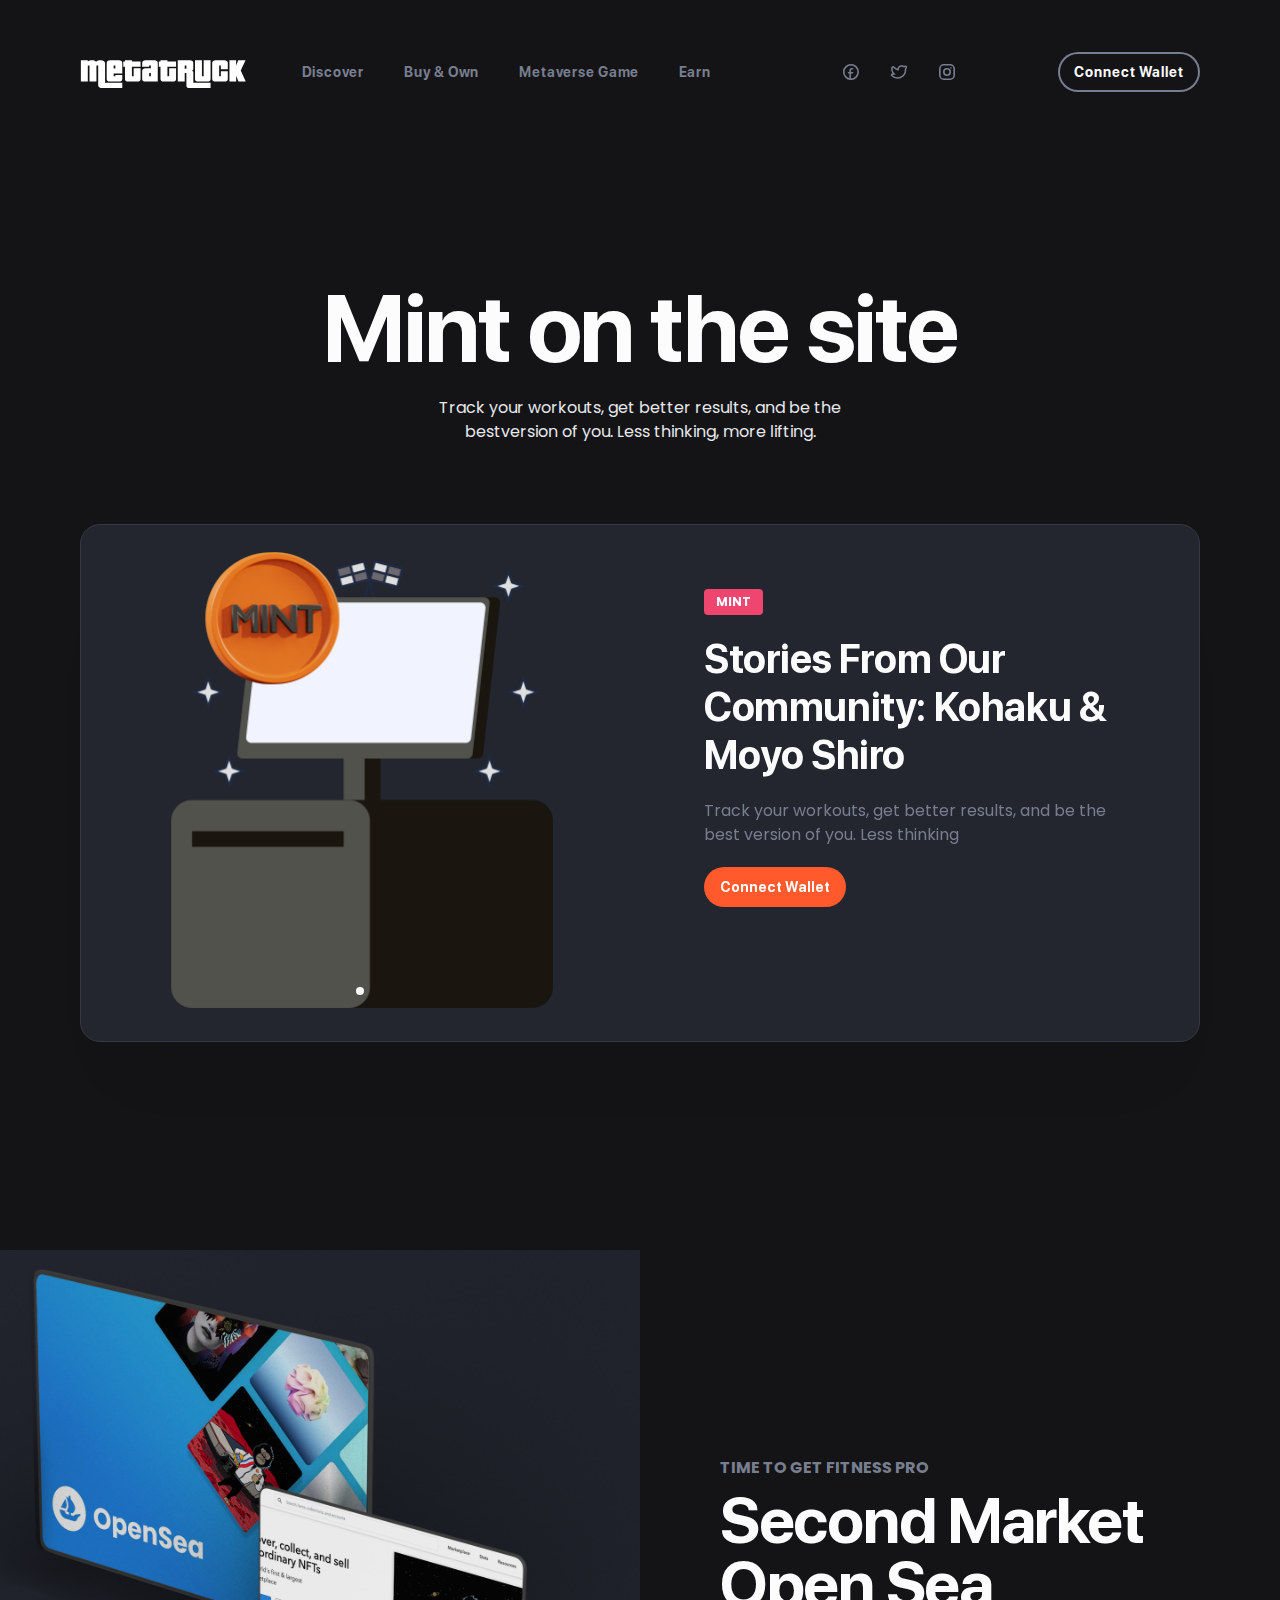
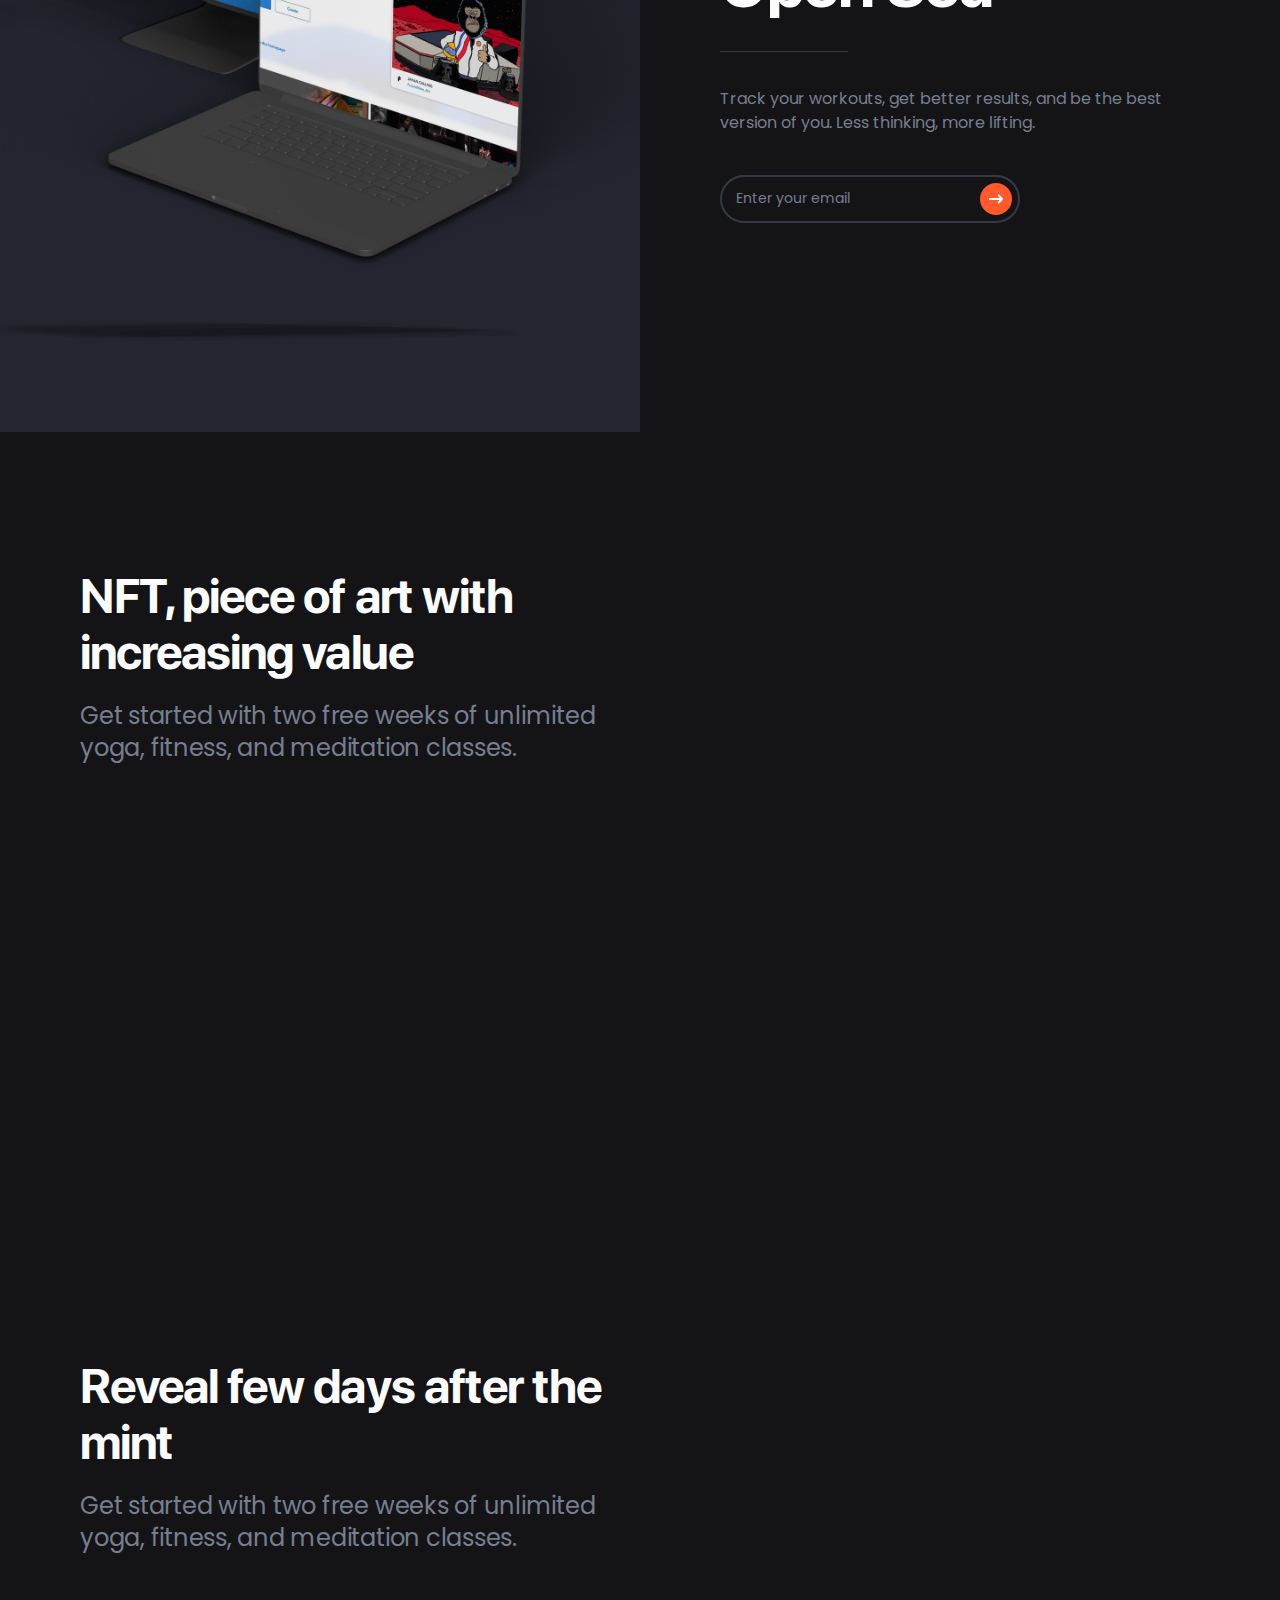
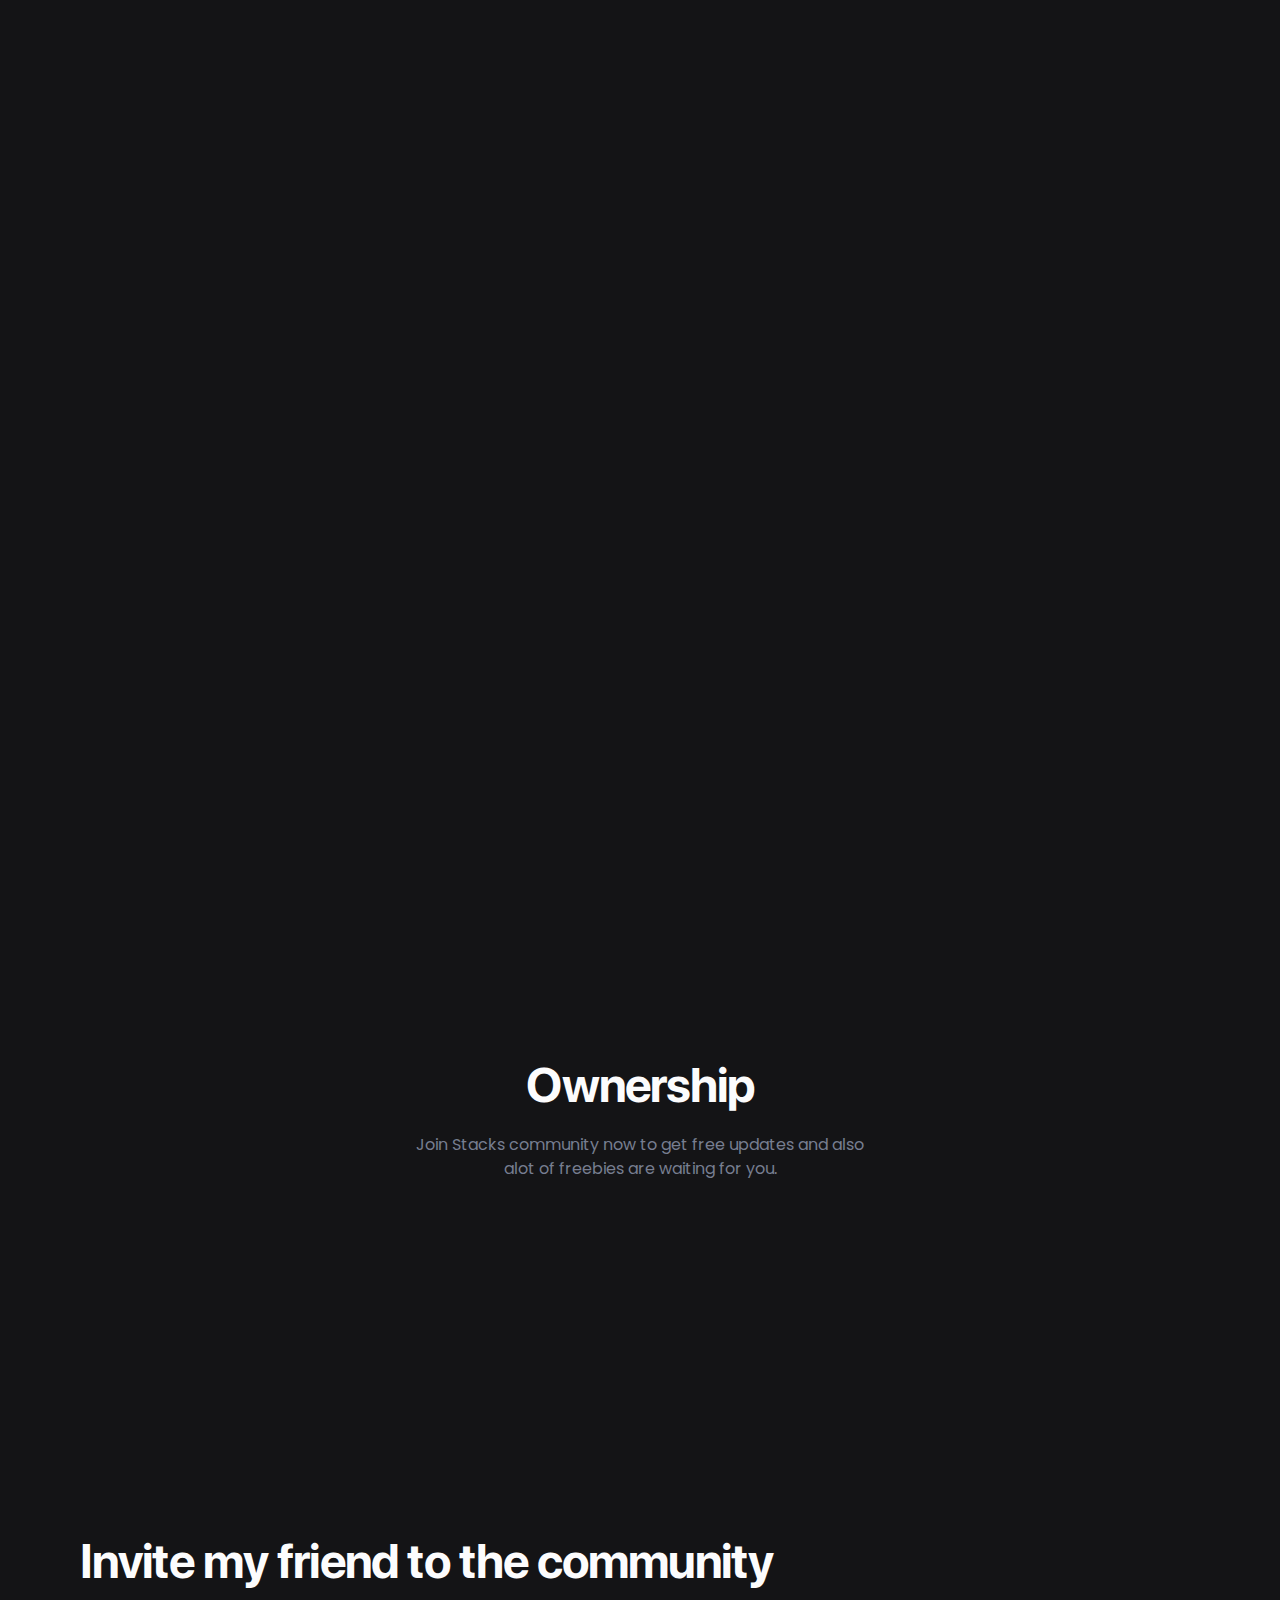
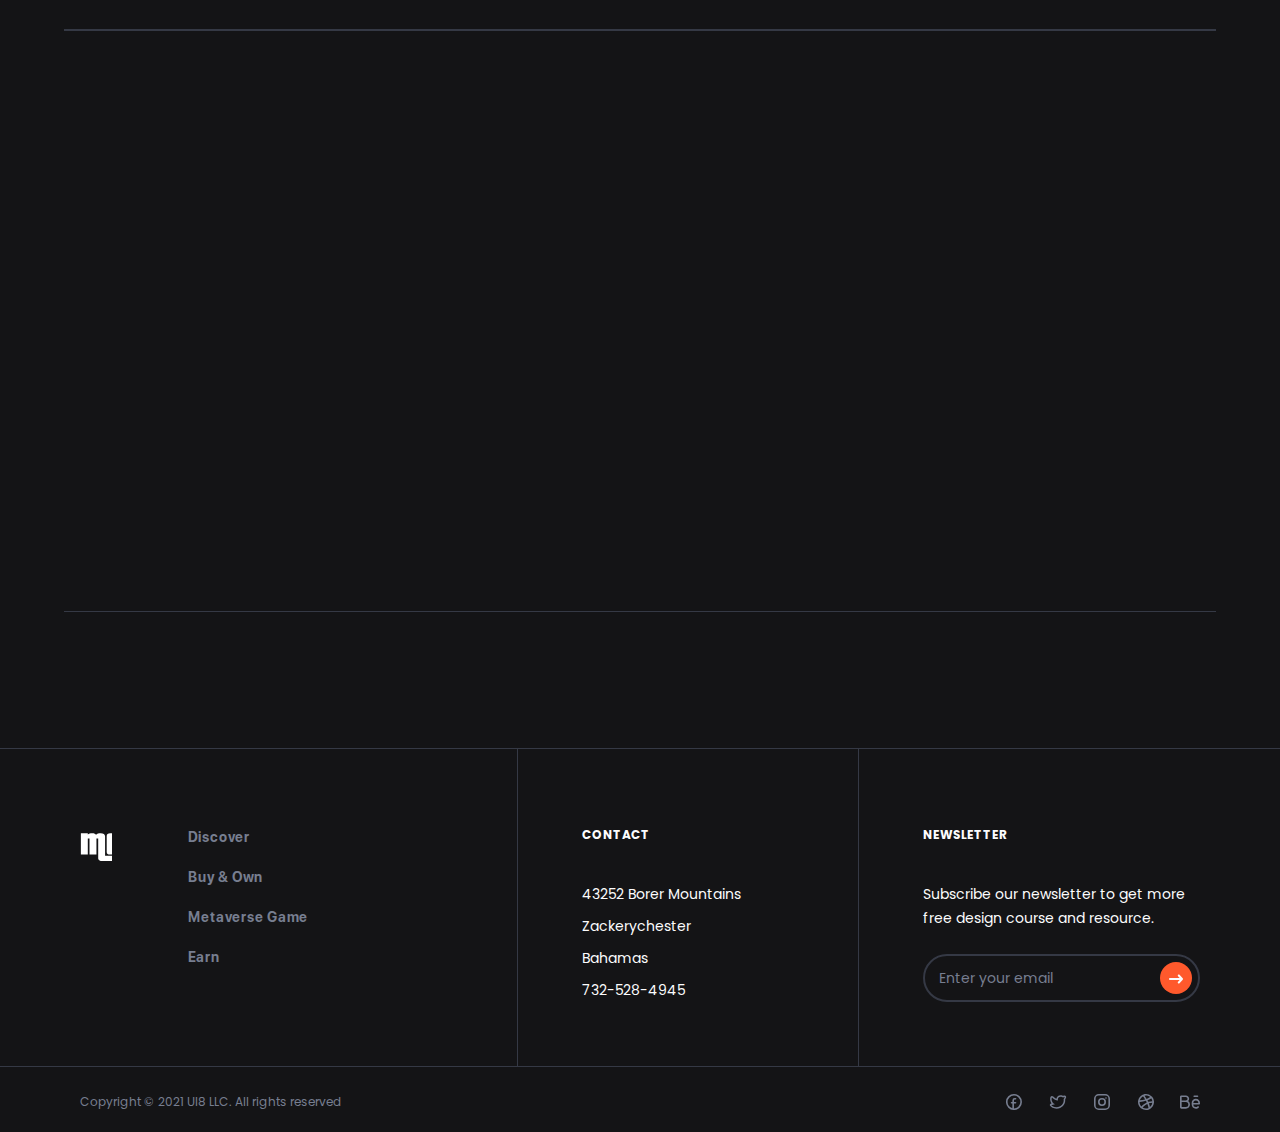
<file: buy-own.html>
<!DOCTYPE html>
<html lang="en">

<head>
  <meta charset="utf-8">
  <title>Home</title>
  <meta http-equiv="X-UA-Compatible" content="IE=Edge">
  <meta name="viewport" content="width=device-width, initial-scale=1, maximum-scale=1.0, user-scalable=no">
  <meta name="format-detection" content="telephone=no">
  <link rel="apple-touch-icon" sizes="180x180" href="img/apple-touch-icon.png">
  <link rel="icon" type="image/png" sizes="32x32" href="img/favicon-32x32.png">
  <link rel="icon" type="image/png" sizes="16x16" href="img/favicon-16x16.png">
  <link rel="manifest" href="img/site.webmanifest">
  <link rel="mask-icon" href="img/safari-pinned-tab.svg" color="#5bbad5">
  <meta name="msapplication-TileColor" content="#da532c">
  <meta name="theme-color" content="#ffffff">
  <meta name="description" content="Premium Web UI Kit for Fitness Experience">
  <meta name="twitter:card" content="summary">
  <meta name="twitter:site" content="@ui8">
  <meta name="twitter:title" content="Fitness Pro: Website UI Kit">
  <meta name="twitter:description" content="Premium Web UI Kit for Fitness Experience">
  <meta name="twitter:creator" content="@ui8">
  <meta name="twitter:image" content="https://ui8-stacks-fitness-html.herokuapp.com/img/twitter-card.png">
  <meta property="og:title" content="Fitness Pro: Website UI Kit">
  <meta property="og:type" content="Article">
  <meta property="og:url" content="https://ui8.net/ui8/products/fitness-pro-website-ui-kit">
  <meta property="og:image" content="https://ui8-stacks-fitness-html.herokuapp.com/img/fb-og-image.png">
  <meta property="og:description" content="Premium Web UI Kit for Fitness Experience">
  <meta property="og:site_name" content="Fitness Pro: Website UI Kit">
  <meta property="fb:admins" content="132951670226590">
  <link rel="preconnect" href="https://fonts.gstatic.com">
  <link href="https://fonts.googleapis.com/css2?family=Poppins:wght@400;500;600;700&amp;display=swap" rel="stylesheet">
  <link rel="stylesheet" media="all" href="css/app.min.css">
  <link rel="stylesheet" media="all" href="css/common.css">
  <script>
    var viewportmeta = document.querySelector('meta[name="viewport"]');
    if (viewportmeta) {
      if (screen.width < 375) {
        var newScale = screen.width / 375;
        viewportmeta.content = 'width=375, minimum-scale=' + newScale + ', maximum-scale=1.0, user-scalable=no, initial-scale=' + newScale + '';
      } else {
        viewportmeta.content = 'width=device-width, maximum-scale=1.0, initial-scale=1.0';
      }
    }
  </script>
</head>

<body>
  <script>
    document.body.classList.add("dark");

  </script>
  <!-- outer-->
  <div class="outer">
    <!-- header-->
    <header class="header js-header">
      <div class="header__center center"><a class="header__logo" href="index.html"><img class="some-icon" src="img/logo-dark.svg" alt="Fitness Pro"><img class="some-icon-dark" src="img/logo-light.svg" alt="Fitness Pro"></a>
        <div class="header__wrap js-header-wrap">
          <nav class="header__nav">
            <a class="header__link" href="discover.html">Discover</a>
            <a class="header__link" href="buy-own.html">Buy & Own</a>
            <a class="header__link" href="metaverse-game.html">Metaverse Game</a>
            <a class="header__link" href="earn.html">Earn</a>
          </nav>
          <div class="header__group">
            <div class="header__contacts">
              <div class="header__element">
                <div class="header__subtitle">Montanachester</div>
                <div class="header__text">06787 Block Estates</div>
              </div>
              <div class="header__element">
                <div class="header__subtitle">Lake Gene</div>
                <div class="header__text">167 Emard River</div>
              </div>
              <div class="header__element">
                <div class="header__subtitle">North Hassiefort</div>
                <div class="header__text">032 Leonora Spurs</div>
              </div>
            </div>
            <div class="header__socials"><a class="header__social" href="https://www.facebook.com/ui8.net/" target="_blank">
                <svg class="icon icon-facebook">
                  <use xlink:href="#icon-facebook"></use>
                </svg></a><a class="header__social" href="https://twitter.com/ui8" target="_blank">
                <svg class="icon icon-twitter">
                  <use xlink:href="#icon-twitter"></use>
                </svg></a><a class="header__social" href="https://www.instagram.com/ui8net/" target="_blank">
                <svg class="icon icon-instagram">
                  <use xlink:href="#icon-instagram"></use>
                </svg></a></div>
            <button class="button-stroke button-small header__button">Connect Wallet</button>
          </div>
        </div>
        <button class="button-stroke button-small header__button">Connect Wallet</button>
        <button class="header__burger js-header-burger"></button>
      </div>
    </header>

    <!-- container-->
    <div class="outer__content">
      <div class="section post">
        <div class="post__center center">
          <h1 class="post__title hero">Mint on the site</h1>
          <div class="post__info">Track your workouts, get better results, and be the bestversion of you. Less thinking,
            more lifting.</div>
          <div class="history">
            <div class="history__wrap">
              <div class="history__slider js-slider-history">
                <div class="history__slide">
                  <div class="history__item">
                    <div class="history__preview" style="background-image: url('img/content/history-pic.png');"></div>
                    <div class="history__details">
                      <div class="status-pink history__status">Mint</div>
                      <div class="history__title">Stories From Our Community: Kohaku & Moyo Shiro</div>
                      <div class="history__content">Track your workouts, get better results, and be the best version of
                        you. Less thinking</div><a class="button-small history__button" href="article.html">Connect Wallet</a>
                    </div>
                  </div>
                </div>
               
                
              </div>
            </div>
          </div>
          <div class="post__tabs js-tabs">
           
            
              </div>
            </div>
          </div>
        </div>
      </div>
      <div class="main2">
        <div class="main2__center center">
          <div class="main2__col">
            <div class="main2__preview"><img class="some-icon" srcSet="img/content/download-pic@2x.png 2x" src="img/content/download-pic.png" alt="Download bg"><img class="some-icon-dark" srcSet="img/content/download-pic-dark@2x.png 2x" src="img/content/download-pic-dark.png" alt="Download bg"></div>
          </div>
          <div class="main2__col">
            <div class="main2__wrap">
              <div class="stage">time to get fitness pro</div>
              <h1 class="main2__title h1">Second Market Open Sea</h1>
              <div class="main2__text">Track your workouts, get better results, and be the best version of you. Less thinking, more lifting.</div>
              <form class="subscription">
                <input class="subscription__input" type="email" placeholder="Enter your email" required="required"/>
                <button class="subscription__btn">
                  <svg class="icon icon-arrow-right">
                    <use xlink:href="#icon-arrow-right"></use>
                  </svg>
                </button>
              </form>
            </div>
          </div>
        </div>
      </div>
      <div class="section lifestyle">
        <div class="lifestyle__center center">
          <div class="lifestyle__head">
            
            <h2 class="lifestyle__title h2">NFT, piece of art with increasing value</h2>
            <div class="lifestyle__info">Get started with two free weeks of unlimited yoga, fitness, and meditation classes.</div><a class="" 
              <svg class="">
                <use xlink:href="#icon-arrow-right"></use>
              </svg></a>
          </div>
          <div class="lifestyle__wrap">
            <div class="lifestyle__slider js-slider-mobile-one js-slider-resize">
              <div class="lifestyle__row" data-aos="animation-opacity">
                <div class="lifestyle__col">
                  <div class="lifestyle__details">
                    <div class="lifestyle__number"></div>
                    <div class="lifestyle__category">NFT, piece of art with increasing value</div>
                    <div class="lifestyle__content">Whether you’re a complete beginner or you want to step up your routine, get the full studio experience at home with thousands of classes for body, mind.</div>
                  </div>
                </div>


                <div class="lifestyle__col">
                  <div class="lifestyle__preview"><img srcSet="img/content/lifestyle-pic-1@2x.png 2x" src="img/content/lifestyle-pic-1.png" alt="Lifestyle Pic"></div>
                </div>
              </div>

              <div class="lifestyle__head">
            
            <h2 class="lifestyle__title h2">Reveal few days after the mint</h2>
            <div class="lifestyle__info">Get started with two free weeks of unlimited yoga, fitness, and meditation classes.</div><a class="" 
              <svg class="">
                <use xlink:href="#icon-arrow-right"></use>
              </svg></a>
          </div>

              <div class="lifestyle__row" data-aos="animation-opacity">
                <div class="lifestyle__col">
                  <div class="lifestyle__details">
                    <div class="lifestyle__number"></div>
                    <div class="lifestyle__category">Reveal few days after the mint</div>
                    <div class="lifestyle__content">Whether you’re a complete beginner or you want to step up your routine, get the full studio experience at home with thousands of classes for body, mind.</div>
                  </div>
                </div>



                <div class="lifestyle__col">
                  <div class="lifestyle__preview"><img srcSet="img/content/lifestyle-pic-2@2x.png 2x" src="img/content/lifestyle-pic-2.png" alt="Lifestyle Pic"></div>
                </div>
              </div>
            </div>
          </div>
        </div>
      </div>
      <div class="section-pb community">
        <div class="community__center center">
          <div class="community__preview" data-aos="animation-translate-up"><img class="some-icon" srcSet="img/content/dumbbell@2x.png 2x" src="img/content/dumbbell.png" alt="Dumbbell"><img class="some-icon-dark" srcSet="img/content/dumbbell-dark@2x.png 2x" src="img/content/dumbbell-dark.png" alt="Dumbbell"></div>
         
          <h2 class="community__title h2">Ownership </h2>
          <div class="community__text">Join Stacks community now to get free updates and also alot of freebies are waiting for you.</div>
          
         
        </div>
      </div>
      <div class="section platform">
        <div class="platform__center center">
          <h2 class="platform__title h2">Invite my friend to the community</h2>
          <div class="platform__list">
            <div class="platform__item" data-aos="animation-opacity">
              <div class="platform__preview" style="background-color: #EF466F;"><img src="img/content/apple.svg" alt="Apple"></div>
              <div class="platform__details">
                <div class="status-stroke-black platform__status">updated</div>
                <div class="platform__subtitle">Fitness Pro for Mac OS</div>
                <div class="platform__description">We realize ideas from simple.</div>
                <button class="button-small platform__button">Download
                  <svg class="icon icon-arrow-down">
                    <use xlink:href="#icon-arrow-down"></use>
                  </svg>
                </button>
              </div>
            </div>
            <div class="platform__item" data-aos="animation-opacity">
              <div class="platform__preview" style="background-color: #45B26B;"><img src="img/content/windows.svg" alt="Windows"></div>
              <div class="platform__details">
                <div class="status-green platform__status">coming soon</div>
                <div class="platform__subtitle">Fitness Pro for Windows</div>
                <div class="platform__description">We realize ideas from simple.</div>
                <button class="button-small platform__button">Download
                  <svg class="icon icon-arrow-down">
                    <use xlink:href="#icon-arrow-down"></use>
                  </svg>
                </button>
              </div>
            </div>
            <div class="platform__item" data-aos="animation-opacity">
              <div class="platform__preview" style="background-color: #EF466F;"><img src="img/content/mouse.svg" alt="Mouse"></div>
              <div class="platform__details">
                <div class="status-green platform__status">coming soon</div>
                <div class="platform__subtitle">Fitness Pro for Mac OS</div>
                <div class="platform__description">We realize ideas from simple.</div>
                <button class="button-small platform__button">Download
                  <svg class="icon icon-arrow-down">
                    <use xlink:href="#icon-arrow-down"></use>
                  </svg>
                </button>
              </div>
            </div>
            <div class="platform__item" data-aos="animation-opacity">
              <div class="platform__preview" style="background-color: #3772FF;"><img src="img/content/apple.svg" alt="Apple"></div>
              <div class="platform__details">
                <div class="status-green platform__status">coming soon</div>
                <div class="platform__subtitle">Fitness Pro for Mac OS</div>
                <div class="platform__description">We realize ideas from simple.</div>
                <button class="button-small platform__button">Download
                  <svg class="icon icon-arrow-down">
                    <use xlink:href="#icon-arrow-down"></use>
                  </svg>
                </button>
              </div>
            </div>
            
          </div>
          
        </div>
      </div>
    </div>
    <!-- footer-->
    <footer class="footer">
      <div class="footer__body">
        <div class="footer__center center">
          <div class="footer__col">
            <div class="footer__box"><a class="footer__logo" href="index.html"><img class="some-icon" src="img/logo-dark.svg" alt="Fitness Pro"><img class="some-icon-dark" src="img/logo-light.svg" alt="Fitness Pro"></a>
            </div>
            <div class="footer__item">
              <div class="footer__category">footer nav
                <svg class="icon icon-arrow-bottom">
                  <use xlink:href="#icon-arrow-bottom"></use>
                </svg>
              </div>
              <div class="footer__menu">
                <a class="footer__link" href="discover.html">Discover</a>
                <a class="footer__link" href="buy-own.html">Buy & Own</a>
                <a class="footer__link" href="metaverse-game.html">Metaverse Game</a>
                <a class="footer__link" href="earn.html">Earn</a>
              </div>
            </div>
          </div>
          <div class="footer__col">
            <div class="footer__category">contact</div>
            <div class="footer__info">
              <p>43252 Borer Mountains</p>
              <p>Zackerychester</p>
              <p>Bahamas</p>
              <p>732-528-4945</p>
            </div>
          </div>
          <div class="footer__col">
            <div class="footer__category">newsletter</div>
            <div class="footer__info">Subscribe our newsletter to get more free design course and resource.</div>
            <form class="subscription">
              <input class="subscription__input" type="email" placeholder="Enter your email" required="required"/>
              <button class="subscription__btn">
                <svg class="icon icon-arrow-right">
                  <use xlink:href="#icon-arrow-right"></use>
                </svg>
              </button>
            </form>
          </div>
        </div>
      </div>
      <div class="footer__bottom">
        <div class="footer__center center">
          <div class="footer__copyright">Copyright © 2021 UI8 LLC. All rights reserved</div>
          <div class="footer__socials"><a class="footer__social" href="https://www.facebook.com/ui8.net/" target="_blank">
              <svg class="icon icon-facebook">
                <use xlink:href="#icon-facebook"></use>
              </svg></a><a class="footer__social" href="https://twitter.com/ui8" target="_blank">
              <svg class="icon icon-twitter">
                <use xlink:href="#icon-twitter"></use>
              </svg></a><a class="footer__social" href="https://www.instagram.com/ui8net/" target="_blank">
              <svg class="icon icon-instagram">
                <use xlink:href="#icon-instagram"></use>
              </svg></a><a class="footer__social" href="https://dribbble.com/ui8" target="_blank">
              <svg class="icon icon-dribbble">
                <use xlink:href="#icon-dribbble"></use>
              </svg></a><a class="footer__social" href="https://www.behance.net/ui8" target="_blank">
              <svg class="icon icon-behance">
                <use xlink:href="#icon-behance"></use>
              </svg></a></div>
        </div>
      </div>
    </footer>
  </div>
  <!-- scripts-->
  <script src="js/lib/jquery.min.js"></script>
  <script src="js/lib/slick.min.js"></script>
  <script src="js/lib/jquery.nice-select.min.js"></script>
  <script src="js/lib/jquery.magnific-popup.min.js"></script>
  <script src="js/lib/aos.js"></script>
  <script src="js/app.js"></script>
  <!-- svg sprite-->
  <div style="display: none"><svg width="0" height="0">
      <symbol xmlns="http://www.w3.org/2000/svg" viewBox="0 0 16 16" id="icon-arrow-right">
        <path
          d="M10.39 3.153c.464-.428 1.187-.399 1.615.065l3.692 4c.404.438.404 1.113 0 1.55l-3.692 4c-.428.464-1.151.493-1.615.065s-.493-1.151-.065-1.615l1.922-2.082H1.143C.512 9.136 0 8.624 0 7.993S.512 6.85 1.143 6.85h11.104l-1.922-2.082c-.428-.464-.399-1.187.065-1.615z">
        </path>
      </symbol>
      <symbol xmlns="http://www.w3.org/2000/svg" viewBox="0 0 16 16" id="icon-arrow-bottom">
        <path
          d="M15.039 3.961c-.653-.653-1.713-.653-2.366 0L8 8.634 3.327 3.961c-.653-.653-1.713-.653-2.366 0s-.653 1.713 0 2.366l5.856 5.856c.653.653 1.713.653 2.366 0l5.856-5.856c.653-.653.653-1.713 0-2.366z">
        </path>
      </symbol>
      <symbol xmlns="http://www.w3.org/2000/svg" viewBox="0 0 16 16" id="icon-arrow-right-empty">
        <path
          d="M5.551 15.665l-.1.089c-.449.355-1.102.326-1.517-.089-.446-.446-.446-1.17 0-1.616h0l6.048-6.05-6.048-6.048-.089-.1C3.491 1.403 3.52.749 3.935.335c.446-.446 1.17-.446 1.616 0h0l6.857 6.857.089.1c.355.449.326 1.102-.089 1.517h0l-6.857 6.857z">
        </path>
      </symbol>
      <symbol xmlns="http://www.w3.org/2000/svg" viewBox="0 0 16 16" id="icon-arrow-down">
        <path
          d="M12.833 10.39c.428.464.399 1.187-.065 1.615l-4 3.692c-.438.404-1.113.404-1.55 0l-4-3.692c-.464-.428-.493-1.151-.065-1.615s1.151-.493 1.615-.065l2.082 1.922V1.143C6.85.512 7.362 0 7.993 0s1.143.512 1.143 1.143v11.104l2.082-1.922c.464-.428 1.187-.399 1.615.065z">
        </path>
      </symbol>
      <symbol xmlns="http://www.w3.org/2000/svg" viewBox="0 0 16 16" id="icon-arrow-prev">
        <path
          d="M5.61 13.697c-.464.428-1.187.399-1.615-.065l-3.692-4c-.404-.438-.404-1.113 0-1.55l3.692-4c.428-.464 1.151-.493 1.615-.065s.493 1.151.065 1.615L3.753 7.714h11.104c.631 0 1.143.512 1.143 1.143S15.488 10 14.857 10H3.753l1.922 2.082c.428.464.399 1.187-.065 1.615z">
        </path>
      </symbol>
      <symbol xmlns="http://www.w3.org/2000/svg" viewBox="0 0 16 16" id="icon-arrow-next">
        <path
          d="M10.39 3.303c.464-.428 1.187-.399 1.615.065l3.692 4c.404.438.404 1.113 0 1.55l-3.692 4c-.428.464-1.151.493-1.615.065s-.493-1.151-.065-1.615l1.922-2.082H1.143C.512 9.286 0 8.774 0 8.143S.512 7 1.143 7h11.104l-1.922-2.082c-.428-.464-.399-1.187.065-1.615z">
        </path>
      </symbol>
      <symbol xmlns="http://www.w3.org/2000/svg" viewBox="0 0 16 16" id="icon-instagram">
        <path
          d="M11.2 0A4.8 4.8 0 0 1 16 4.8h0v6.4a4.8 4.8 0 0 1-4.8 4.8h0-6.4A4.8 4.8 0 0 1 0 11.2h0V4.8A4.8 4.8 0 0 1 4.8 0h0zm0 1.6H4.8a3.2 3.2 0 0 0-3.2 3.2v6.4a3.2 3.2 0 0 0 3.2 3.2h6.4a3.2 3.2 0 0 0 3.2-3.2V4.8a3.2 3.2 0 0 0-3.2-3.2zM8 4a4 4 0 1 1 0 8 4 4 0 1 1 0-8zm0 1.6a2.4 2.4 0 0 0 0 4.8 2.4 2.4 0 0 0 0-4.8zm4-2.4a.8.8 0 1 1 0 1.6.8.8 0 1 1 0-1.6z">
        </path>
      </symbol>
      <symbol xmlns="http://www.w3.org/2000/svg" viewBox="0 0 16 16" id="icon-facebook">
        <path
          d="M7.967.017a8 8 0 1 1 0 16 8 8 0 1 1 0-16zm0 1.6a6.4 6.4 0 0 0-6.4 6.4c0 2.982 2.039 5.487 4.799 6.198l.001-4.598h-.8a.8.8 0 1 1 0-1.6h.8v-1.6a2.4 2.4 0 0 1 2.4-2.4h.8a.8.8 0 1 1 0 1.6h0-.8a.8.8 0 0 0-.8.8h0v1.6h1.6a.8.8 0 1 1 0 1.6h0-1.6v4.8a6.4 6.4 0 0 0 0-12.8z">
        </path>
      </symbol>
      <symbol xmlns="http://www.w3.org/2000/svg" viewBox="0 0 16 16" id="icon-twitter">
        <path
          d="M2.121 9.233C1.018 9.236.306 10.492.986 11.444c.973 1.363 2.737 2.456 5.681 2.456 4.563 0 8.226-3.719 7.714-8.113l.751-1.503c.521-1.042-.384-2.227-1.527-1.999l-.993.198c-.263-.139-.535-.244-.768-.32-.454-.148-1.003-.265-1.511-.265-.913 0-1.701.234-2.327.704-.619.464-.968 1.075-1.159 1.635-.088.258-.147.518-.185.766-.354-.111-.715-.261-1.069-.445-.802-.415-1.451-.942-1.817-1.404-.614-.775-1.915-.717-2.371.29-.643 1.42-.467 3.102.111 4.462a6.57 6.57 0 0 0 .754 1.324l-.151.001zm4.546 3.333c-2.576 0-3.907-.933-4.596-1.898-.031-.043 0-.102.054-.103.701-.002 2.139-.035 3.087-.59.049-.029.038-.101-.016-.119-2.211-.743-3.467-3.891-2.575-5.86.02-.045.081-.051.112-.012C3.752 5.271 5.98 6.531 7.919 6.566c.042.001.074-.037.067-.079-.078-.507-.376-3.254 2.347-3.254.65 0 1.618.317 1.974.642a.07.07 0 0 0 .061.017l1.498-.3c.054-.011.098.046.073.095l-.929 1.858c-.006.013-.008.028-.006.042.651 3.658-2.345 6.978-6.337 6.978z">
        </path>
      </symbol>
      <symbol xmlns="http://www.w3.org/2000/svg" viewBox="0 0 16 16" id="icon-dribbble">
        <path
          d="M8 0a7.97 7.97 0 0 1 5.441 2.135h0l.012.011.191.184-.203-.195.251.244.391.425.058.069.122.15.07.09a7.96 7.96 0 0 1 1.606 3.903l.021.186.002.015.01.111-.012-.127.024.299L16 8l-.004.249L16 8l-.025.632-.013.149-.002.02c-.248 2.499-1.647 4.659-3.658 5.945l-.017.011-.028.018-.236.143.264-.161-.307.186-.531.279-.114.053-.211.093-.034.014C10.138 15.78 9.095 16 8 16c-1.715 0-3.304-.54-4.606-1.458h0l-.033-.024-.468-.36-.025-.021-.186-.161-.062-.056-.414-.405-.024-.025C.829 12.057 0 10.125 0 8l.005-.297L0 7.993l.011-.415.013-.199.007-.09.02-.203.019-.156.027-.186.016-.1.04-.216.008-.037C.643 4.036 2.157 2.059 4.21.953l-.266.15.301-.169.27-.137.088-.042.154-.07.124-.054.536-.205.031-.011C6.25.146 7.108 0 8 0zm1.356 9.906c-1.362.66-2.858 1.732-4.775 3.502A6.35 6.35 0 0 0 8 14.4a6.38 6.38 0 0 0 2.504-.508 24.45 24.45 0 0 0-1.148-3.985zm4.991-1.08l-.04.001c-1.289.046-2.38.169-3.462.495a25.99 25.99 0 0 1 1.113 3.706 6.39 6.39 0 0 0 2.389-4.202zM7.942 6.86c-1.85.583-3.914.939-6.34 1.076A.85.85 0 0 0 1.6 8c0 1.695.659 3.237 1.735 4.382 2.086-1.945 3.78-3.18 5.397-3.951L7.942 6.86zm5.266-2.581l-.147.101c-1.136.761-2.314 1.406-3.597 1.931l.759 1.53c1.34-.425 2.665-.568 4.129-.616a6.34 6.34 0 0 0-1.144-2.946zM4.958 2.37l-.126.068c-1.459.833-2.558 2.223-3.009 3.88 2.028-.132 3.752-.426 5.288-.878-.639-1.026-1.357-2.042-2.153-3.07zM8 1.6a6.42 6.42 0 0 0-1.485.173l2.147 3.135c1.224-.484 2.349-1.087 3.444-1.816C10.995 2.16 9.563 1.6 8 1.6z">
        </path>
      </symbol>
      <symbol xmlns="http://www.w3.org/2000/svg" viewBox="0 0 16 16" id="icon-behance">
        <path
          d="M12.667 5.367C14.508 5.367 16 6.86 16 8.701v.667c0 .368-.298.667-.667.667h-4.667a2 2 0 0 0 2 2 1.99 1.99 0 0 0 1.233-.425c.177-.139.387-.242.612-.242.571 0 .937.59.537.998-.605.618-1.449 1.002-2.382 1.002-1.841 0-3.333-1.492-3.333-3.333V8.701c0-1.841 1.492-3.333 3.333-3.333zm-8-2.667c1.473 0 2.667 1.194 2.667 2.667a2.66 2.66 0 0 1-.8 1.905A3.33 3.33 0 0 1 8 10.033c0 1.841-1.492 3.333-3.333 3.333h0-3.524C.512 13.367 0 12.855 0 12.224h0V3.767C0 3.178.478 2.7 1.067 2.7h0zm0 5.333H1.333v4h3.333a2 2 0 0 0 0-4zm8-1.333a2 2 0 0 0-2 2h4a2 2 0 0 0-2-2zm-8-2.667H1.333V6.7h3.333C5.403 6.7 6 6.103 6 5.367s-.597-1.333-1.333-1.333zM14 2.7c.368 0 .667.298.667.667s-.298.667-.667.667h0-2.667c-.368 0-.667-.298-.667-.667s.298-.667.667-.667h0z">
        </path>
      </symbol>
      <symbol xmlns="http://www.w3.org/2000/svg" viewBox="0 0 16 16" id="icon-linkedin">
        <path
          d="M12.8.001a3.2 3.2 0 0 1 3.2 3.2h0v9.6a3.2 3.2 0 0 1-3.2 3.2h0-9.6a3.2 3.2 0 0 1-3.2-3.2h0v-9.6a3.2 3.2 0 0 1 3.2-3.2h0zm0 1.6H3.2a1.6 1.6 0 0 0-1.6 1.6v9.6a1.6 1.6 0 0 0 1.6 1.6h9.6a1.6 1.6 0 0 0 1.6-1.6v-9.6a1.6 1.6 0 0 0-1.6-1.6zM4 6.401a.8.8 0 0 1 .8.8h0v4.8a.8.8 0 0 1-1.6 0h0v-4.8a.8.8 0 0 1 .8-.8zm5.6 0a3.2 3.2 0 0 1 3.2 3.2v2.4a.8.8 0 1 1-1.6 0v-2.4a1.6 1.6 0 0 0-3.2 0v2.4a.8.8 0 0 1-1.6 0v-4.8a.8.8 0 0 1 1.529-.33c.486-.298 1.059-.47 1.671-.47zM4 3.201a.8.8 0 0 1 0 1.6.8.8 0 0 1 0-1.6z">
        </path>
      </symbol>
      <symbol xmlns="http://www.w3.org/2000/svg" viewBox="0 0 16 16" id="icon-play">
        <path
          d="M1.509 2.463c0-1.71 1.876-2.755 3.33-1.855l8.945 5.538c1.378.853 1.378 2.857 0 3.711l-8.945 5.538c-1.454.899-3.33-.147-3.33-1.856V2.463z">
        </path>
      </symbol>
      <symbol xmlns="http://www.w3.org/2000/svg" viewBox="0 0 16 16" id="icon-info">
        <path
          d="M8 0a1.6 1.6 0 1 0 0 3.2A1.6 1.6 0 1 0 8 0zm0 6.4A1.6 1.6 0 0 0 6.4 8v6.4a1.6 1.6 0 1 0 3.2 0V8A1.6 1.6 0 0 0 8 6.4z">
        </path>
      </symbol>
      <symbol xmlns="http://www.w3.org/2000/svg" viewBox="0 0 16 16" id="icon-check">
        <path
          d="M14.049 2.635c.446-.446 1.17-.446 1.616 0 .412.412.444 1.06.095 1.509l-.095.108-9.143 9.143c-.412.412-1.06.444-1.509.095l-.108-.095L.335 8.822c-.446-.446-.446-1.17 0-1.616.412-.412 1.06-.444 1.509-.095l.108.095 3.763 3.762 8.335-8.334z">
        </path>
      </symbol>
      <symbol xmlns="http://www.w3.org/2000/svg" viewBox="0 0 16 16" id="icon-download">
        <path
          d="M10.943 5.887l1.395.107c1.08.114 1.941.88 2.07 2.011.074.645.133 1.575.133 2.905l-.133 2.905c-.129 1.13-.988 1.897-2.069 2.011-.859.091-2.227.175-4.344.175s-3.485-.085-4.344-.175c-1.08-.114-1.939-.88-2.069-2.011-.074-.645-.133-1.575-.133-2.905l.133-2.905c.129-1.131.99-1.897 2.07-2.011l1.395-.107c.401-.021.744.286.765.688s-.286.744-.688.765l-1.32.101c-.455.048-.731.327-.777.729-.066.577-.123 1.451-.123 2.74l.123 2.74c.046.403.322.681.776.729.796.084 2.111.167 4.191.167l4.191-.167c.454-.048.73-.327.776-.729.066-.577.123-1.451.123-2.74l-.123-2.74c-.046-.402-.322-.682-.777-.729l-1.32-.101c-.401-.021-.709-.364-.688-.765s.364-.709.765-.688zM8.51.213l2.545 2.545a.73.73 0 0 1 0 1.029c-.284.284-.745.284-1.029 0L8.723 2.483v6.972c0 .402-.326.727-.727.727s-.727-.326-.727-.727V2.483L5.964 3.787c-.284.284-.745.284-1.029 0s-.284-.745 0-1.029L7.481.213c.284-.284.745-.284 1.029 0z">
        </path>
      </symbol>
      <symbol xmlns="http://www.w3.org/2000/svg" viewBox="0 0 16 16" id="icon-calendar">
        <path
          d="M11.999 0a.8.8 0 0 1 .8.8h0l-.001.799.802.001a2.4 2.4 0 0 1 2.394 2.236L16 4v9.6a2.4 2.4 0 0 1-2.4 2.4h0H2.4A2.4 2.4 0 0 1 0 13.6h0V4a2.4 2.4 0 0 1 2.4-2.4h0l.798-.001L3.199.8a.8.8 0 0 1 .7-.794l.1-.006a.8.8 0 0 1 .8.8h0l-.001.799h6.4L11.199.8a.8.8 0 0 1 .7-.794zM13.6 3.2l-.802-.001.001.801a.8.8 0 0 1-.7.794l-.1.006a.8.8 0 0 1-.8-.8h0l-.001-.801h-6.4L4.799 4a.8.8 0 0 1-.7.794l-.1.006a.8.8 0 0 1-.8-.8h0l-.001-.801L2.4 3.2a.8.8 0 0 0-.8.8v9.6a.8.8 0 0 0 .8.8h11.2a.8.8 0 0 0 .8-.8V4a.8.8 0 0 0-.8-.8zm-4.801 8a.8.8 0 1 1 0 1.6h0-4.8a.8.8 0 1 1 0-1.6h0zm3.2-3.2a.8.8 0 1 1 0 1.6h0-5.6a.8.8 0 1 1 0-1.6h0z">
        </path>
      </symbol>
      <symbol xmlns="http://www.w3.org/2000/svg" viewBox="0 0 16 16" id="icon-scoreboard">
        <path
          d="M13.333 2.65C14.806 2.65 16 3.844 16 5.317h0v5.333c0 1.473-1.194 2.667-2.667 2.667h0H2.667C1.194 13.317 0 12.123 0 10.65h0V5.317C0 3.844 1.194 2.65 2.667 2.65h0zm0 1.333H2.667c-.736 0-1.333.597-1.333 1.333v5.333c0 .736.597 1.333 1.333 1.333h10.667c.736 0 1.333-.597 1.333-1.333V5.317c0-.736-.597-1.333-1.333-1.333zm-1 1.333a1 1 0 0 1 1 1V7.65a1 1 0 0 1-1 1h-1v.667h1.333c.368 0 .667.298.667.667s-.298.667-.667.667H11a1 1 0 0 1-1-1V8.317a1 1 0 0 1 1-1h1V6.65h-1.333c-.368 0-.667-.298-.667-.667s.298-.667.667-.667h1.667zm-7.666 0c.368 0 .667.298.667.667v3.333c.368 0 .667.298.667.667s-.298.667-.667.667H4.001c-.368 0-.667-.298-.667-.667s.298-.667.667-.667V6.65c-.368 0-.667-.298-.667-.667s.298-.667.667-.667h.667zM8.001 8.65c.368 0 .667.298.667.667s-.298.667-.667.667-.667-.298-.667-.667.298-.667.667-.667zm0-2.667c.368 0 .667.298.667.667s-.298.667-.667.667-.667-.298-.667-.667.298-.667.667-.667z">
        </path>
      </symbol>
      <symbol xmlns="http://www.w3.org/2000/svg" viewBox="0 0 16 16" id="icon-clock">
        <path
          d="M8 0a8 8 0 1 1 0 16A8 8 0 1 1 8 0zm0 1.6a6.4 6.4 0 0 0 0 12.8A6.4 6.4 0 1 0 8 1.6zm0 1.6a.8.8 0 0 1 .8.8v3.669l1.766 1.766a.8.8 0 0 1-1.131 1.131l-2-2A.8.8 0 0 1 7.2 8V4a.8.8 0 0 1 .8-.8z">
        </path>
      </symbol>
      <symbol xmlns="http://www.w3.org/2000/svg" viewBox="0 0 16 16" id="icon-candlesticks">
        <path
          d="M7.833 4.409c.402 0 .727.326.727.727h0l.001 1.579c.846.3 1.453 1.108 1.453 2.057h0v2.182c0 .949-.606 1.757-1.453 2.057l-.001.852c0 .402-.326.727-.727.727s-.727-.326-.727-.727h0l-.001-.851c-.847-.299-1.455-1.107-1.455-2.057h0V8.772c0-.95.607-1.758 1.455-2.057l.001-1.578c0-.402.326-.727.727-.727zM2.015 1.5c.402 0 .727.326.727.727h0v.852c.847.3 1.454 1.108 1.454 2.057h0V6.59c0 .95-.607 1.757-1.454 2.057v3.76c0 .402-.326.727-.727.727s-.727-.326-.727-.727h0v-3.76C.44 8.349-.168 7.54-.168 6.59h0V5.136c0-.95.608-1.759 1.455-2.058v-.851c0-.402.326-.727.727-.727zm11.634 0c.402 0 .727.326.727.727h0v.851c.848.299 1.456 1.107 1.456 2.058h0v3.636c0 .951-.608 1.759-1.456 2.058v1.578c0 .402-.326.727-.727.727s-.727-.326-.727-.727h0l.001-1.579c-.846-.3-1.453-1.108-1.453-2.057h0V5.136c0-.949.606-1.757 1.453-2.057l-.001-.852c0-.402.326-.727.727-.727zM7.832 8.045c-.402 0-.727.326-.727.727v2.182c0 .402.326.727.727.727s.727-.326.727-.727V8.772c0-.402-.326-.727-.727-.727zm5.819-3.636c-.402 0-.727.326-.727.727v3.636c0 .402.326.727.727.727s.727-.326.727-.727V5.136c0-.402-.326-.727-.727-.727zm-11.637 0c-.402 0-.727.326-.727.727V6.59c0 .402.326.727.727.727s.727-.326.727-.727V5.136c0-.402-.326-.727-.727-.727z">
        </path>
      </symbol>
      <symbol xmlns="http://www.w3.org/2000/svg" viewBox="0 0 16 16" id="icon-lock">
        <path
          d="M7.995 0c2.008 0 3.636 1.628 3.636 3.636v2.306c1.532.176 2.716 1.396 2.828 2.951l.081 2.015-.081 2.015c-.117 1.612-1.384 2.863-2.997 2.966L7.995 16a54.94 54.94 0 0 1-3.468-.11c-1.613-.103-2.88-1.354-2.997-2.966l-.081-2.015.081-2.015c.117-1.612 1.384-2.863 2.997-2.966l-.168.014V3.636C4.359 1.628 5.987 0 7.995 0zm0 7.273l-3.376.107a1.73 1.73 0 0 0-1.638 1.619l-.077 1.911.077 1.911a1.73 1.73 0 0 0 1.638 1.619l3.376.107 3.376-.107a1.73 1.73 0 0 0 1.638-1.619l.077-1.911-.077-1.911a1.73 1.73 0 0 0-1.638-1.619l-3.376-.107zm0 1.455c.803 0 1.455.651 1.455 1.455 0 .538-.293 1.008-.727 1.26h0v.922c0 .402-.326.727-.727.727s-.727-.326-.727-.727h0v-.922c-.435-.251-.727-.722-.727-1.26 0-.803.651-1.455 1.455-1.455zm0-7.273a2.18 2.18 0 0 0-2.182 2.182l-.002 2.225 2.184-.043 2.184.043-.002-2.225a2.18 2.18 0 0 0-2.182-2.182z">
        </path>
      </symbol>
      <symbol xmlns="http://www.w3.org/2000/svg" viewBox="0 0 16 16" id="icon-user">
        <path
          d="M7.995 0c2.41 0 4.364 1.954 4.364 4.364 0 1.347-.61 2.551-1.569 3.351l-.145.116c2.295 1.017 3.896 3.315 3.896 5.987v1.454c0 .402-.326.727-.727.727s-.727-.326-.727-.727v-1.454a5.09 5.09 0 1 0-10.182 0v1.454c0 .402-.326.727-.727.727s-.727-.326-.727-.727v-1.454c0-2.672 1.601-4.971 3.897-5.987-1.043-.797-1.715-2.054-1.715-3.467C3.632 1.954 5.585 0 7.995 0zm0 1.455a2.91 2.91 0 0 0-2.909 2.909 2.91 2.91 0 0 0 2.909 2.909 2.91 2.91 0 0 0 2.909-2.909 2.91 2.91 0 0 0-2.909-2.909z">
        </path>
      </symbol>
      <symbol xmlns="http://www.w3.org/2000/svg" viewBox="0 0 16 16" id="icon-button-play">
        <path
          d="M8 1.45c1.87 0 3.473.134 4.694.286a3.5 3.5 0 0 1 3.058 3.013c.136.965.248 2.106.248 3.246a23.73 23.73 0 0 1-.248 3.246 3.5 3.5 0 0 1-3.058 3.013A38.07 38.07 0 0 1 8 14.541a38.07 38.07 0 0 1-4.694-.286 3.5 3.5 0 0 1-3.058-3.013C.112 10.276 0 9.136 0 7.995s.112-2.281.248-3.246a3.5 3.5 0 0 1 3.058-3.013C4.527 1.584 6.13 1.45 8 1.45zm0 1.455c-1.802 0-3.344.129-4.514.275a2.05 2.05 0 0 0-1.798 1.773c-.13.923-.233 1.992-.233 3.043s.104 2.121.233 3.043a2.05 2.05 0 0 0 1.798 1.773c1.17.146 2.712.275 4.514.275s3.344-.129 4.514-.275a2.05 2.05 0 0 0 1.798-1.773 22.28 22.28 0 0 0 .233-3.043c0-1.052-.104-2.121-.233-3.043a2.05 2.05 0 0 0-1.798-1.773c-1.17-.146-2.712-.275-4.514-.275zm-1.07 2.15l3.719 2.324a.73.73 0 0 1 0 1.233L6.93 10.936a.73.73 0 0 1-1.113-.617V5.671a.73.73 0 0 1 1.113-.617z">
        </path>
      </symbol>
      <symbol xmlns="http://www.w3.org/2000/svg" viewBox="0 0 16 16" id="icon-search">
        <path
          d="M6.609 0a6.61 6.61 0 0 1 6.609 6.609 6.58 6.58 0 0 1-1.256 3.877l3.733 3.733c.408.408.408 1.068 0 1.476-.376.376-.968.405-1.377.087l-.098-.087-3.732-3.733a6.58 6.58 0 0 1-3.877 1.256A6.61 6.61 0 0 1 0 6.609 6.61 6.61 0 0 1 6.609 0zm0 2.087c-2.497 0-4.522 2.025-4.522 4.522s2.025 4.522 4.522 4.522 4.522-2.025 4.522-4.522-2.025-4.522-4.522-4.522z">
        </path>
      </symbol>
      <symbol xmlns="http://www.w3.org/2000/svg" viewBox="0 0 16 16" id="icon-close">
        <path
          d="M.335.335c.446-.446 1.17-.446 1.616 0L8 6.384 14.049.335c.446-.446 1.17-.446 1.616 0s.446 1.17 0 1.616L9.616 8l6.049 6.049c.446.446.446 1.17 0 1.616s-1.17.446-1.616 0L8 9.616l-6.049 6.049c-.446.446-1.17.446-1.616 0s-.446-1.17 0-1.616L6.384 8 .335 1.951c-.446-.446-.446-1.17 0-1.616">
        </path>
      </symbol>
      <symbol xmlns="http://www.w3.org/2000/svg" viewBox="0 0 16 16" id="icon-moon">
        <path
          d="M6.584.005c.576-.116 1.012.512.703 1.012-1.596 2.578-1.209 5.997.97 8.23 1.668 1.608 3.979 2.285 6.273 1.903a.67.67 0 0 1 .694.996c-.279.488-.687.989-1.182 1.484-3.158 3.148-8.268 3.148-11.427 0-3.15-3.15-3.15-8.277-.015-11.411h0l.183-.188A7.44 7.44 0 0 1 6.584.005zM5.433 1.79l-.148.071a6.17 6.17 0 0 0-1.721 1.292h0l-.141.145a6.75 6.75 0 0 0 .14 9.382 6.75 6.75 0 0 0 9.527 0h0l.083-.085-.142-.001a8.57 8.57 0 0 1-5.539-2.216h0l-.183-.172C5.104 7.933 4.424 4.665 5.416 1.835h0l.016-.046.001.001zm9.194.159c.631-.523 1.506.39.891 1.003h0l-.078.086c-.599.728-.573 2.343.078 2.993h0l.054.058c.523.631-.39 1.506-1.003.891h0l-.086-.078c-.728-.599-2.343-.573-2.993.078h0l-.058.054c-.631.523-1.506-.39-.891-1.003h0l.078-.086c.599-.728.573-2.343-.078-2.993h0l-.054-.058c-.523-.631.39-1.506 1.003-.891h0l.086.078c.728.599 2.343.573 2.993-.078h0l.058-.054zm-.905 1.849l-.095.015a4.42 4.42 0 0 1-1.195 0h0l-.096-.015.015.097a4.42 4.42 0 0 1 0 1.195h0l-.015.096.096-.015a4.42 4.42 0 0 1 1.195 0h0l.095.015-.021-.097a4.42 4.42 0 0 1 0-1.195h0l.015-.097.007.001z">
        </path>
      </symbol>
      <symbol xmlns="http://www.w3.org/2000/svg" viewBox="0 0 16 16" id="icon-sun">
        <path
          d="M8.001 14.001c.338 0 .623.253.662.589l.005.078v.667c0 .353-.275.644-.628.665s-.659-.237-.701-.587l-.005-.078v-.667c0-.368.299-.667.667-.667zm5.142-1.8l.063.055.467.467c.248.249.26.648.028.912s-.63.302-.908.086l-.063-.055-.467-.467c-.248-.249-.26-.648-.028-.912s.63-.302.908-.086zm-9.405.055c.238.238.261.615.055.88l-.055.063-.467.467c-.249.248-.648.26-.912.028s-.302-.63-.086-.908l.055-.063.467-.467c.26-.26.682-.26.943 0h0zM8.001 4a4 4 0 1 1 0 8.001 4 4 0 1 1 0-8.001zm0 1.333a2.67 2.67 0 0 0-2.667 2.667 2.67 2.67 0 0 0 2.667 2.667 2.67 2.67 0 0 0 2.667-2.667 2.67 2.67 0 0 0-2.667-2.667zm-6.667 2c.353 0 .644.275.665.628s-.237.659-.587.701l-.078.005H.667c-.353 0-.644-.275-.665-.628s.237-.659.587-.701l.078-.005h.667zm14.001 0c.353 0 .644.275.665.628s-.237.659-.587.701l-.078.005h-.667c-.353 0-.644-.275-.665-.628s.237-.659.587-.701l.078-.005h.667zM3.209 2.267l.063.055.467.467c.248.249.26.648.028.912s-.63.302-.908.086l-.063-.055-.467-.467c-.248-.249-.26-.648-.028-.912s.63-.302.908-.086zm10.464.055c.238.238.261.615.055.88l-.055.063-.467.467c-.249.248-.648.26-.912.028s-.302-.63-.086-.908l.055-.063.467-.467c.26-.26.682-.26.943 0h0zM8.001 0c.338 0 .623.253.662.589l.005.078v.667c0 .353-.275.644-.628.665s-.659-.237-.701-.587l-.005-.078V.667c0-.368.299-.667.667-.667z">
        </path>
      </symbol>
    </svg>
  </div>
</body>

</html>
</file>
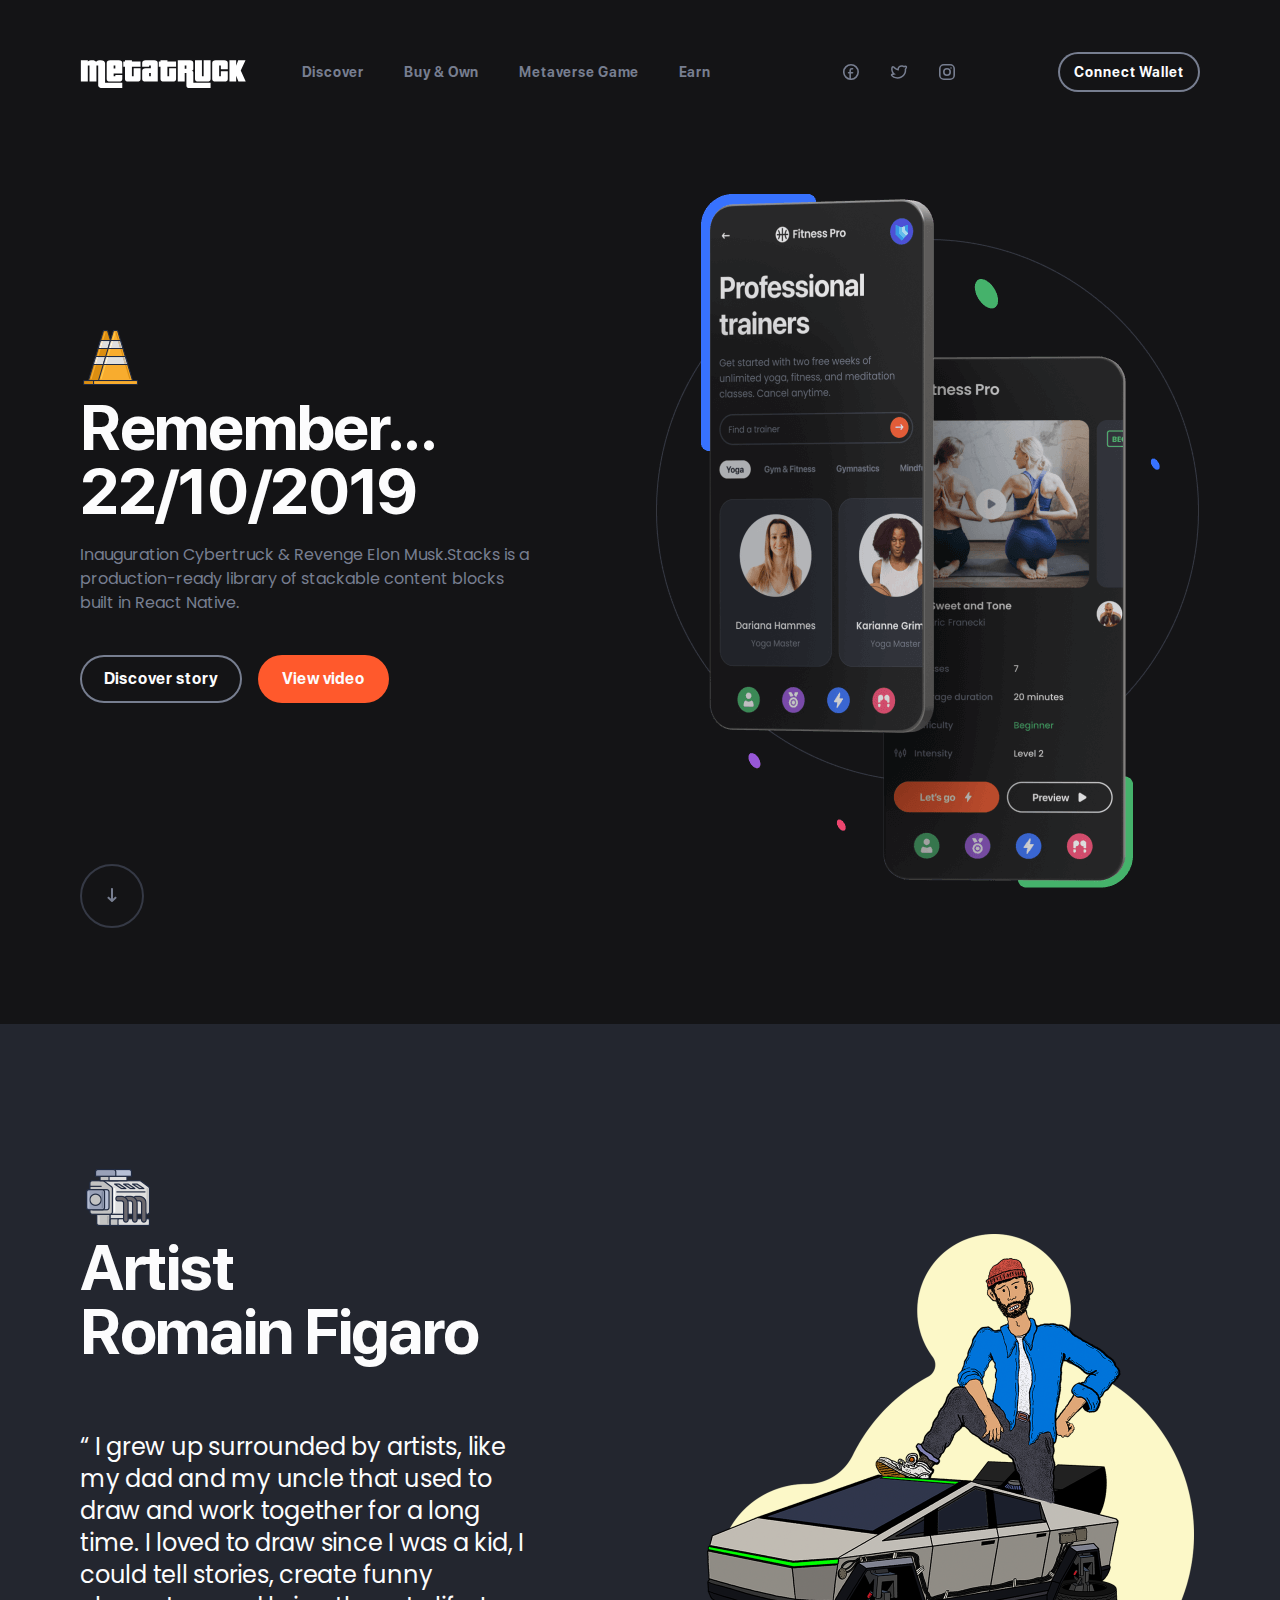
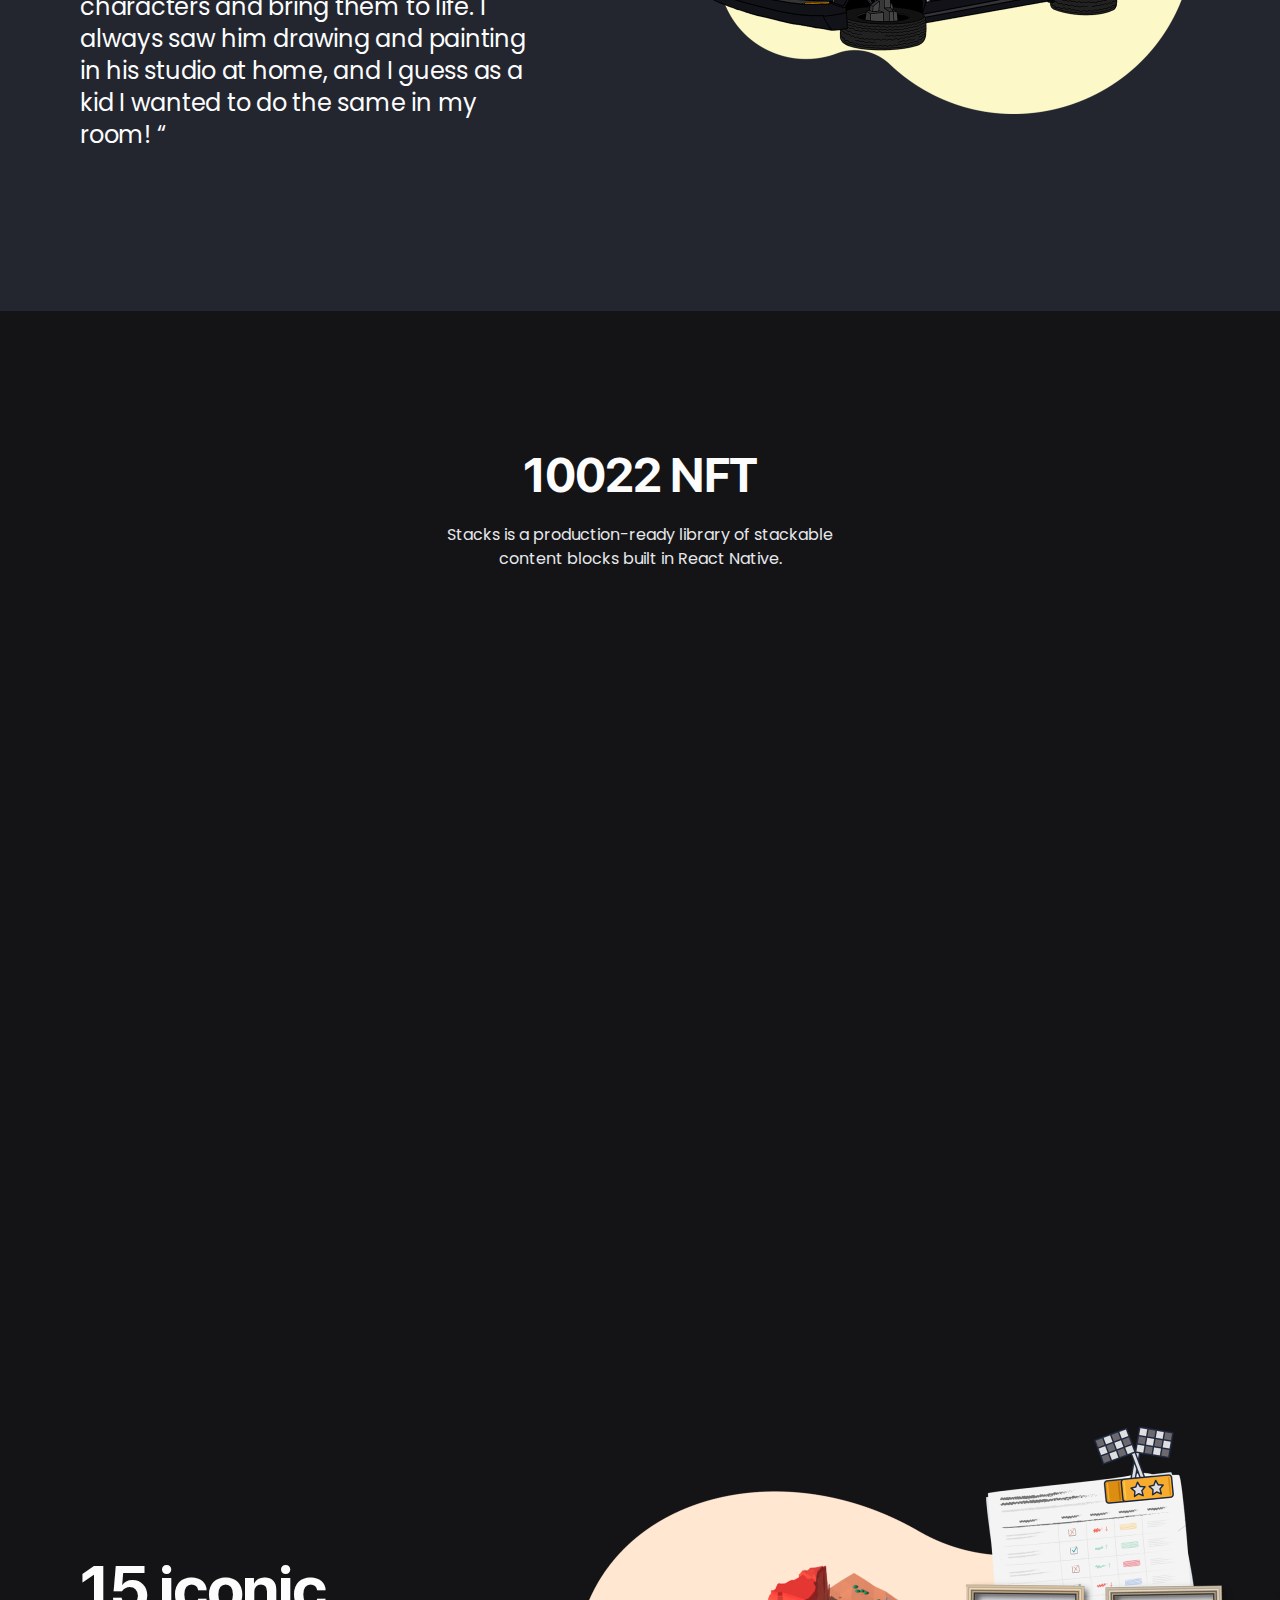
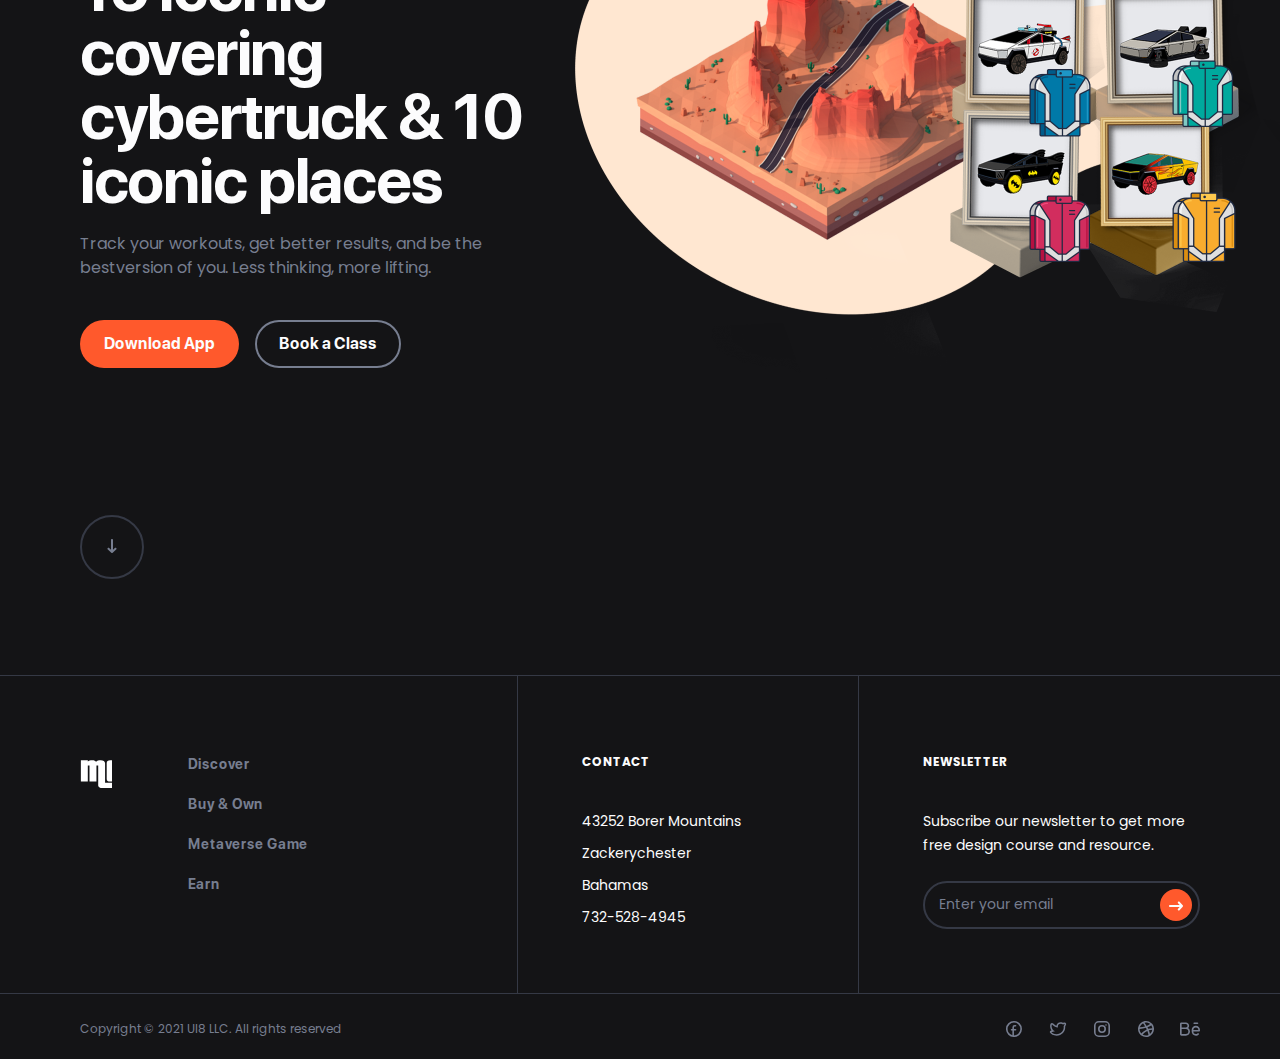
<file: discover.html>
<!DOCTYPE html>
<html lang="en">

<head>
  <meta charset="utf-8">
  <title>Home</title>
  <meta http-equiv="X-UA-Compatible" content="IE=Edge">
  <meta name="viewport" content="width=device-width, initial-scale=1, maximum-scale=1.0, user-scalable=no">
  <meta name="format-detection" content="telephone=no">
  <link rel="apple-touch-icon" sizes="180x180" href="img/apple-touch-icon.png">
  <link rel="icon" type="image/png" sizes="32x32" href="img/favicon-32x32.png">
  <link rel="icon" type="image/png" sizes="16x16" href="img/favicon-16x16.png">
  <link rel="manifest" href="img/site.webmanifest">
  <link rel="mask-icon" href="img/safari-pinned-tab.svg" color="#5bbad5">
  <meta name="msapplication-TileColor" content="#da532c">
  <meta name="theme-color" content="#ffffff">
  <meta name="description" content="Premium Web UI Kit for Fitness Experience">
  <meta name="twitter:card" content="summary">
  <meta name="twitter:site" content="@ui8">
  <meta name="twitter:title" content="Fitness Pro: Website UI Kit">
  <meta name="twitter:description" content="Premium Web UI Kit for Fitness Experience">
  <meta name="twitter:creator" content="@ui8">
  <meta name="twitter:image" content="https://ui8-stacks-fitness-html.herokuapp.com/img/twitter-card.png">
  <meta property="og:title" content="Fitness Pro: Website UI Kit">
  <meta property="og:type" content="Article">
  <meta property="og:url" content="https://ui8.net/ui8/products/fitness-pro-website-ui-kit">
  <meta property="og:image" content="https://ui8-stacks-fitness-html.herokuapp.com/img/fb-og-image.png">
  <meta property="og:description" content="Premium Web UI Kit for Fitness Experience">
  <meta property="og:site_name" content="Fitness Pro: Website UI Kit">
  <meta property="fb:admins" content="132951670226590">
  <link rel="preconnect" href="https://fonts.gstatic.com">
  <link href="https://fonts.googleapis.com/css2?family=Poppins:wght@400;500;600;700&amp;display=swap" rel="stylesheet">
  <link rel="stylesheet" media="all" href="css/app.min.css">
  <link rel="stylesheet" media="all" href="css/common.css">
  <script>
    var viewportmeta = document.querySelector('meta[name="viewport"]');
    if (viewportmeta) {
      if (screen.width < 375) {
        var newScale = screen.width / 375;
        viewportmeta.content = 'width=375, minimum-scale=' + newScale + ', maximum-scale=1.0, user-scalable=no, initial-scale=' + newScale + '';
      } else {
        viewportmeta.content = 'width=device-width, maximum-scale=1.0, initial-scale=1.0';
      }
    }
  </script>
</head>

<body>
  <script>
    document.body.classList.add("dark");

  </script>
  <!-- outer-->
  <div class="outer">
    <!-- header-->
    <header class="header js-header">
      <div class="header__center center"><a class="header__logo" href="index.html"><img class="some-icon" src="img/logo-dark.svg" alt="Fitness Pro"><img class="some-icon-dark" src="img/logo-light.svg" alt="Fitness Pro"></a>
        <div class="header__wrap js-header-wrap">
          <nav class="header__nav">
            <a class="header__link" href="discover.html">Discover</a>
            <a class="header__link" href="buy-own.html">Buy & Own</a>
            <a class="header__link" href="metaverse-game.html">Metaverse Game</a>
            <a class="header__link" href="earn.html">Earn</a>
          </nav>
          <div class="header__group">
            <div class="header__contacts">
              <div class="header__element">
                <div class="header__subtitle">Montanachester</div>
                <div class="header__text">06787 Block Estates</div>
              </div>
              <div class="header__element">
                <div class="header__subtitle">Lake Gene</div>
                <div class="header__text">167 Emard River</div>
              </div>
              <div class="header__element">
                <div class="header__subtitle">North Hassiefort</div>
                <div class="header__text">032 Leonora Spurs</div>
              </div>
            </div>
            <div class="header__socials"><a class="header__social" href="https://www.facebook.com/ui8.net/" target="_blank">
                <svg class="icon icon-facebook">
                  <use xlink:href="#icon-facebook"></use>
                </svg></a><a class="header__social" href="https://twitter.com/ui8" target="_blank">
                <svg class="icon icon-twitter">
                  <use xlink:href="#icon-twitter"></use>
                </svg></a><a class="header__social" href="https://www.instagram.com/ui8net/" target="_blank">
                <svg class="icon icon-instagram">
                  <use xlink:href="#icon-instagram"></use>
                </svg></a></div>
            <button class="button-stroke button-small header__button">Connect Wallet</button>
          </div>
        </div>
        <button class="button-stroke button-small header__button">Connect Wallet</button>
        <button class="header__burger js-header-burger"></button>
      </div>
    </header>

    <!-- container-->
    <div class="outer__content">
        <div class="main1">
          <div class="main1__center center">
            <div class="main1__wrap">
               <div class=""><img src="img/content/p1-15.png" alt="Step 4"></div>
              

              <h1 class="main1__title h1">Remember...<br>22/10/2019</h1>
              <div class="main1__text">Inauguration Cybertruck & Revenge Elon Musk.Stacks is a production-ready library of stackable content blocks built in React Native.</div>
              <div class="main1__btns"><a class="button-stroke main1__button" href="class02-details.html">Discover story</a>
              <a class="button book__button" href="class02-details.html">View video</a></div>
            </div><a class="scroll js-scroll" href="#intro">
              <div class="scroll__line">
                <svg class="icon icon-arrow-down">
                  <use xlink:href="#icon-arrow-down"></use>
                </svg>
                <svg class="icon icon-arrow-down">
                  <use xlink:href="#icon-arrow-down"></use>
                </svg>
              </div></a>
            <div class="main1__gallery">
              <div class="main1__preview"><img class="some-icon" srcSet="img/content/book.png 2x" src="img/content/book.png" alt="Main"><img class="some-icon-dark" srcSet="img/content/book.png 2x" src="img/content/main-pic-dark.png" alt="Main"></div>
              
            </div>
          </div>
        </div>
      <div class="section-bg testimonials js-tabs">
        <div class="testimonials__center center">
          <div class="testimonials__container">
            <div class="testimonials__item js-tabs-item">
              <div class="testimonials__row">
                <div class="testimonials__col">
<div class=""><img src="img/content/p1-16.png" alt="Step 4"></div>
                  <h1 class="main1__title h1">Artist<br>Romain Figaro</h1>
              
                    <div class="testimonials__details">
                    
                    
                  </div>
                  
                  <div class="testimonials__comment">“ I grew up surrounded by artists, like my dad and my uncle that used to draw and work together for a long time. I loved to draw since I was a kid, I could tell stories, create funny characters and bring them to life. I always saw him drawing and painting in his studio at home, and I guess as a kid I wanted to do the same in my room!

 “</div>
                  
                  
                </div>
                <div class="testimonials__col">
                  <div class="main1__preview"><img class="some-icon" srcSet="img/content/artist.png 2x" src="img/content/artist.png" alt="Main"><img class="some-icon-dark" srcSet="img/content/artist.png 2x" src="img/content/artist.png" alt="Main"></div>
              
                   
                  </div>
                </div>
              </div>
            </div>
            <div class="testimonials__item js-tabs-item">
              <div class="testimonials__row">
                <div class="testimonials__col">
                  <div class="testimonials__logo"><img src="img/content/velocity9.svg" alt="Logo"></div>
                  <div class="testimonials__comment">“ Fitness Pro is the greatest fitness app. “</div>
                  <div class="testimonials__details">
                    <div class="testimonials__icon">
                      <svg xmlns="http://www.w3.org/2000/svg" width="24" height="24" fill="none" viewBox="0 0 24 24">
                        <path fill-rule="evenodd"
                          d="M2.804 5C2 6.392 2 8.262 2 12s0 5.608.804 7A6 6 0 0 0 5 21.196C6.392 22 8.262 22 12 22s5.608 0 7-.804A6 6 0 0 0 21.196 19C22 17.608 22 15.739 22 12s0-5.608-.804-7A6 6 0 0 0 19 2.804C17.608 2 15.739 2 12 2s-5.608 0-7 .804A6 6 0 0 0 2.804 5zm4.708 7.31c-.261-.783-.133-1.903.756-3.014.488-.61 1.056-1.083 1.704-1.421a.41.41 0 0 0 .186-.545c-.095-.184-.319-.261-.503-.166-1.17.607-2.057 1.381-2.662 2.32C6.331 10.512 6 11.674 6 12.972c0 1.998.929 3.78 2.948 3.78a2.47 2.47 0 0 0 2.135-1.21c.538-.897.466-2.283-.378-3.071-.835-.78-2.207-.944-3.194-.161zm6.576 0c-.261-.783-.133-1.903.756-3.014.488-.61 1.056-1.083 1.704-1.421a.41.41 0 0 0 .186-.545c-.095-.184-.319-.261-.503-.166-1.169.607-2.057 1.381-2.662 2.32-.661 1.027-.992 2.189-.992 3.487 0 1.998.929 3.78 2.948 3.78 1.367 0 2.476-1.031 2.476-2.476 0-1.571-1.117-2.476-2.476-2.476-.517 0-.995.17-1.436.51z"
                          fill="#ff592c"></path>
                      </svg>
                    </div>
                    <div class="testimonials__author">Megane Schumm</div>
                    <div class="testimonials__description">Legacy Data Coordinator</div>
                  </div>
                  <button class="button-stroke testimonials__button">Read full story</button>
                </div>

                <div class="testimonials__col">

                  <div class="testimonials__preview"><img srcSet="img/content/trainer-pic@2x.png 2x"
                      src="img/content/trainer-pic.png" alt="Trainer">
                    <button class="play">
                      <svg class="icon icon-play">
                        <use xlink:href="#icon-play"></use>
                      </svg>
                    </button>
                  </div>
                </div>
              </div>
            </div>
            <div class="testimonials__item js-tabs-item">
              <div class="testimonials__row">
                <div class="testimonials__col">
                  <div class="testimonials__logo"><img src="img/content/velocity9.svg" alt="Logo"></div>
                  <div class="testimonials__comment">“ Fitness Pro is the greatest fitness app. It's clear the makers
                    behind this thing use it every week, because it is so perfect. “</div>
                  <div class="testimonials__details">
                    <div class="testimonials__icon">
                      <svg xmlns="http://www.w3.org/2000/svg" width="24" height="24" fill="none" viewBox="0 0 24 24">
                        <path fill-rule="evenodd"
                          d="M2.804 5C2 6.392 2 8.262 2 12s0 5.608.804 7A6 6 0 0 0 5 21.196C6.392 22 8.262 22 12 22s5.608 0 7-.804A6 6 0 0 0 21.196 19C22 17.608 22 15.739 22 12s0-5.608-.804-7A6 6 0 0 0 19 2.804C17.608 2 15.739 2 12 2s-5.608 0-7 .804A6 6 0 0 0 2.804 5zm4.708 7.31c-.261-.783-.133-1.903.756-3.014.488-.61 1.056-1.083 1.704-1.421a.41.41 0 0 0 .186-.545c-.095-.184-.319-.261-.503-.166-1.17.607-2.057 1.381-2.662 2.32C6.331 10.512 6 11.674 6 12.972c0 1.998.929 3.78 2.948 3.78a2.47 2.47 0 0 0 2.135-1.21c.538-.897.466-2.283-.378-3.071-.835-.78-2.207-.944-3.194-.161zm6.576 0c-.261-.783-.133-1.903.756-3.014.488-.61 1.056-1.083 1.704-1.421a.41.41 0 0 0 .186-.545c-.095-.184-.319-.261-.503-.166-1.169.607-2.057 1.381-2.662 2.32-.661 1.027-.992 2.189-.992 3.487 0 1.998.929 3.78 2.948 3.78 1.367 0 2.476-1.031 2.476-2.476 0-1.571-1.117-2.476-2.476-2.476-.517 0-.995.17-1.436.51z"
                          fill="#ff592c"></path>
                      </svg>
                    </div>
                    <div class="testimonials__author">Megane Schumm</div>
                    <div class="testimonials__description">Legacy Data Coordinator</div>
                  </div>
                  <button class="button-stroke testimonials__button">Read full story</button>
                </div>
                <div class="testimonials__col">
                  <div class="testimonials__preview"><img srcSet="img/content/trainer-pic@2x.png 2x"
                      src="img/content/trainer-pic.png" alt="Trainer">
                    <button class="play">
                      <svg class="icon icon-play">
                        <use xlink:href="#icon-play"></use>
                      </svg>
                    </button>
                  </div>
                </div>
              </div>
            </div>
            <div class="testimonials__item js-tabs-item">
              <div class="testimonials__row">
                <div class="testimonials__col">
                  <div class="testimonials__logo"><img src="img/content/goldlines.svg" alt="Logo"></div>
                  <div class="testimonials__comment">“ Fitness Pro is the greatest fitness app. “</div>
                  <div class="testimonials__details">
                    <div class="testimonials__icon">
                      <svg xmlns="http://www.w3.org/2000/svg" width="24" height="24" fill="none" viewBox="0 0 24 24">
                        <path fill-rule="evenodd"
                          d="M2.804 5C2 6.392 2 8.262 2 12s0 5.608.804 7A6 6 0 0 0 5 21.196C6.392 22 8.262 22 12 22s5.608 0 7-.804A6 6 0 0 0 21.196 19C22 17.608 22 15.739 22 12s0-5.608-.804-7A6 6 0 0 0 19 2.804C17.608 2 15.739 2 12 2s-5.608 0-7 .804A6 6 0 0 0 2.804 5zm4.708 7.31c-.261-.783-.133-1.903.756-3.014.488-.61 1.056-1.083 1.704-1.421a.41.41 0 0 0 .186-.545c-.095-.184-.319-.261-.503-.166-1.17.607-2.057 1.381-2.662 2.32C6.331 10.512 6 11.674 6 12.972c0 1.998.929 3.78 2.948 3.78a2.47 2.47 0 0 0 2.135-1.21c.538-.897.466-2.283-.378-3.071-.835-.78-2.207-.944-3.194-.161zm6.576 0c-.261-.783-.133-1.903.756-3.014.488-.61 1.056-1.083 1.704-1.421a.41.41 0 0 0 .186-.545c-.095-.184-.319-.261-.503-.166-1.169.607-2.057 1.381-2.662 2.32-.661 1.027-.992 2.189-.992 3.487 0 1.998.929 3.78 2.948 3.78 1.367 0 2.476-1.031 2.476-2.476 0-1.571-1.117-2.476-2.476-2.476-.517 0-.995.17-1.436.51z"
                          fill="#ff592c"></path>
                      </svg>
                    </div>
                    <div class="testimonials__author">Megane Schumm</div>
                    <div class="testimonials__description">Legacy Data Coordinator</div>
                  </div>
                  <button class="button-stroke testimonials__button">Read full story</button>
                </div>
                <div class="testimonials__col">
                  <div class="testimonials__preview"><img srcSet="img/content/trainer-pic@2x.png 2x"
                      src="img/content/trainer-pic.png" alt="Trainer">
                    <button class="play">
                      <svg class="icon icon-play">
                        <use xlink:href="#icon-play"></use>
                      </svg>
                    </button>
                  </div>
                </div>
              </div>
            </div>
          </div>
          
      </div>
      <div class="section trainers js-tabs">
        <div class="trainers__center center">
          <h2 class="trainers__title h2">10022 NFT</h2>
          <div class="trainers__info">Stacks is a production-ready library of stackable content blocks built in React
            Native.</div>
          
         
          <div class="trainers__container">
            <div class="trainers__box js-tabs-item">
              <div class="trainers__list">
                <div class="trainers__item" data-aos="animation-opacity"><a class="trainers__element js-popup-open"
                    href="#popup-trainer">
                    <div class="trainers__avatar"><img src="img/content/avatar-1.png" alt="Avatar"></div>
                    <div class="trainers__name">Dariana Hammes</div>
                    <div class="trainers__position">Yoga Master</div>
                  </a></div>
                <div class="trainers__item" data-aos="animation-opacity"><a class="trainers__element js-popup-open"
                    href="#popup-trainer">
                    <div class="trainers__avatar"><img src="img/content/avatar-2.png" alt="Avatar"></div>
                    <div class="trainers__name">Karianne Grimes</div>
                    <div class="trainers__position">Yoga Master</div>
                  </a></div>
                <div class="trainers__item" data-aos="animation-opacity"><a class="trainers__element js-popup-open"
                    href="#popup-trainer">
                    <div class="trainers__avatar"><img src="img/content/avatar-3.png" alt="Avatar"></div>
                    <div class="trainers__name">Cathryn Blick</div>
                    <div class="trainers__position">Yoga Master</div>
                  </a></div>
                <div class="trainers__item" data-aos="animation-opacity"><a class="trainers__element js-popup-open"
                    href="#popup-trainer">
                    <div class="trainers__avatar"><img src="img/content/avatar-4.png" alt="Avatar"></div>
                    <div class="trainers__name">Edna Hipert</div>
                    <div class="trainers__position">Yoga Master</div>
                  </a></div>
                <div class="trainers__item" data-aos="animation-opacity"><a class="trainers__element js-popup-open"
                    href="#popup-trainer">
                    <div class="trainers__avatar"><img src="img/content/avatar-5.png" alt="Avatar"></div>
                    <div class="trainers__name">Kacie Rath</div>
                    <div class="trainers__position">Yoga Master</div>
                  </a></div>
                <div class="trainers__item" data-aos="animation-opacity"><a class="trainers__element js-popup-open"
                    href="#popup-trainer">
                    <div class="trainers__avatar"><img src="img/content/avatar-6.png" alt="Avatar"></div>
                    <div class="trainers__name">Johathan Kuphal</div>
                    <div class="trainers__position">Yoga Master</div>
                  </a></div>
                <div class="trainers__item" data-aos="animation-opacity"><a class="trainers__element js-popup-open"
                    href="#popup-trainer">
                    <div class="trainers__avatar"><img src="img/content/avatar-1.png" alt="Avatar"></div>
                    <div class="trainers__name">Raina Block</div>
                    <div class="trainers__position">Yoga Master</div>
                  </a></div>
                <div class="trainers__item" data-aos="animation-opacity"><a class="trainers__element js-popup-open"
                    href="#popup-trainer">
                    <div class="trainers__avatar"><img src="img/content/avatar-2.png" alt="Avatar"></div>
                    <div class="trainers__name">Bulah Hammes</div>
                    <div class="trainers__position">Yoga Master</div>
                  </a></div>
              </div>
            </div>
            <div class="trainers__box js-tabs-item">
              <div class="trainers__list">
                <div class="trainers__item" data-aos="animation-opacity"><a class="trainers__element js-popup-open"
                    href="#popup-trainer">
                    <div class="trainers__avatar"><img src="img/content/avatar-2.png" alt="Avatar"></div>
                    <div class="trainers__name">Karianne Grimes</div>
                    <div class="trainers__position">Yoga Master</div>
                  </a></div>
                <div class="trainers__item" data-aos="animation-opacity"><a class="trainers__element js-popup-open"
                    href="#popup-trainer">
                    <div class="trainers__avatar"><img src="img/content/avatar-3.png" alt="Avatar"></div>
                    <div class="trainers__name">Cathryn Blick</div>
                    <div class="trainers__position">Yoga Master</div>
                  </a></div>
                <div class="trainers__item" data-aos="animation-opacity"><a class="trainers__element js-popup-open"
                    href="#popup-trainer">
                    <div class="trainers__avatar"><img src="img/content/avatar-4.png" alt="Avatar"></div>
                    <div class="trainers__name">Edna Hipert</div>
                    <div class="trainers__position">Yoga Master</div>
                  </a></div>
                <div class="trainers__item" data-aos="animation-opacity"><a class="trainers__element js-popup-open"
                    href="#popup-trainer">
                    <div class="trainers__avatar"><img src="img/content/avatar-5.png" alt="Avatar"></div>
                    <div class="trainers__name">Kacie Rath</div>
                    <div class="trainers__position">Yoga Master</div>
                  </a></div>
                <div class="trainers__item" data-aos="animation-opacity"><a class="trainers__element js-popup-open"
                    href="#popup-trainer">
                    <div class="trainers__avatar"><img src="img/content/avatar-6.png" alt="Avatar"></div>
                    <div class="trainers__name">Johathan Kuphal</div>
                    <div class="trainers__position">Yoga Master</div>
                  </a></div>
              </div>
            </div>
            <div class="trainers__box js-tabs-item">
              <div class="trainers__list">
                <div class="trainers__item" data-aos="animation-opacity"><a class="trainers__element js-popup-open"
                    href="#popup-trainer">
                    <div class="trainers__avatar"><img src="img/content/avatar-1.png" alt="Avatar"></div>
                    <div class="trainers__name">Dariana Hammes</div>
                    <div class="trainers__position">Yoga Master</div>
                  </a></div>
                <div class="trainers__item" data-aos="animation-opacity"><a class="trainers__element js-popup-open"
                    href="#popup-trainer">
                    <div class="trainers__avatar"><img src="img/content/avatar-2.png" alt="Avatar"></div>
                    <div class="trainers__name">Karianne Grimes</div>
                    <div class="trainers__position">Yoga Master</div>
                  </a></div>
                <div class="trainers__item" data-aos="animation-opacity"><a class="trainers__element js-popup-open"
                    href="#popup-trainer">
                    <div class="trainers__avatar"><img src="img/content/avatar-3.png" alt="Avatar"></div>
                    <div class="trainers__name">Cathryn Blick</div>
                    <div class="trainers__position">Yoga Master</div>
                  </a></div>
                <div class="trainers__item" data-aos="animation-opacity"><a class="trainers__element js-popup-open"
                    href="#popup-trainer">
                    <div class="trainers__avatar"><img src="img/content/avatar-4.png" alt="Avatar"></div>
                    <div class="trainers__name">Edna Hipert</div>
                    <div class="trainers__position">Yoga Master</div>
                  </a></div>
                <div class="trainers__item" data-aos="animation-opacity"><a class="trainers__element js-popup-open"
                    href="#popup-trainer">
                    <div class="trainers__avatar"><img src="img/content/avatar-5.png" alt="Avatar"></div>
                    <div class="trainers__name">Kacie Rath</div>
                    <div class="trainers__position">Yoga Master</div>
                  </a></div>
                <div class="trainers__item" data-aos="animation-opacity"><a class="trainers__element js-popup-open"
                    href="#popup-trainer">
                    <div class="trainers__avatar"><img src="img/content/avatar-6.png" alt="Avatar"></div>
                    <div class="trainers__name">Johathan Kuphal</div>
                    <div class="trainers__position">Yoga Master</div>
                  </a></div>
                <div class="trainers__item" data-aos="animation-opacity"><a class="trainers__element js-popup-open"
                    href="#popup-trainer">
                    <div class="trainers__avatar"><img src="img/content/avatar-1.png" alt="Avatar"></div>
                    <div class="trainers__name">Raina Block</div>
                    <div class="trainers__position">Yoga Master</div>
                  </a></div>
              </div>
            </div>
            <div class="trainers__box js-tabs-item">
              <div class="trainers__list">
                <div class="trainers__item" data-aos="animation-opacity"><a class="trainers__element js-popup-open"
                    href="#popup-trainer">
                    <div class="trainers__avatar"><img src="img/content/avatar-4.png" alt="Avatar"></div>
                    <div class="trainers__name">Edna Hipert</div>
                    <div class="trainers__position">Yoga Master</div>
                  </a></div>
                <div class="trainers__item" data-aos="animation-opacity"><a class="trainers__element js-popup-open"
                    href="#popup-trainer">
                    <div class="trainers__avatar"><img src="img/content/avatar-5.png" alt="Avatar"></div>
                    <div class="trainers__name">Kacie Rath</div>
                    <div class="trainers__position">Yoga Master</div>
                  </a></div>
                <div class="trainers__item" data-aos="animation-opacity"><a class="trainers__element js-popup-open"
                    href="#popup-trainer">
                    <div class="trainers__avatar"><img src="img/content/avatar-6.png" alt="Avatar"></div>
                    <div class="trainers__name">Johathan Kuphal</div>
                    <div class="trainers__position">Yoga Master</div>
                  </a></div>
                <div class="trainers__item" data-aos="animation-opacity"><a class="trainers__element js-popup-open"
                    href="#popup-trainer">
                    <div class="trainers__avatar"><img src="img/content/avatar-1.png" alt="Avatar"></div>
                    <div class="trainers__name">Raina Block</div>
                    <div class="trainers__position">Yoga Master</div>
                  </a></div>
              </div>
            </div>
          </div>
        </div>
      </div>
      
      <div class="main1">
        <div class="main1__center center">
          <div class="main1__wrap">
            
            
            <h1 class="main1__title h1">15 iconic covering cybertruck & 10 iconic places</h1>
            <div class="main1__text">Track your workouts, get better results, and be the bestversion of you. Less thinking, more lifting.</div>
            <div class="main1__btns"><a class="button main1__button" href="download.html">Download App</a><a class="button-stroke main1__button" href="class02-details.html">Book a Class</a></div>
          </div><a class="scroll js-scroll" href="#intro">
            <div class="scroll__line">
              <svg class="icon icon-arrow-down">
                <use xlink:href="#icon-arrow-down"></use>
              </svg>
              <svg class="icon icon-arrow-down">
                <use xlink:href="#icon-arrow-down"></use>
              </svg>
            </div></a>
          <div class="main1__gallery">
            <div class="main1__preview"><img class="some-icon" srcSet="img/content/main-pic@2x.png 2x" src="img/content/main-pic.png" alt="Main"><img class="some-icon-dark" srcSet="img/content/main-pic-dark@2x.png 2x" src="img/content/main-pic-dark@2x.png" alt="Main"></div>
            
            
          </div>
        </div>
      </div>
    </div>
    <!-- footer-->
    <footer class="footer">
      <div class="footer__body">
        <div class="footer__center center">
          <div class="footer__col">
            <div class="footer__box"><a class="footer__logo" href="index.html"><img class="some-icon" src="img/logo-dark.svg" alt="Fitness Pro"><img class="some-icon-dark" src="img/logo-light.svg" alt="Fitness Pro"></a>
            </div>
            <div class="footer__item">
              <div class="footer__category">footer nav
                <svg class="icon icon-arrow-bottom">
                  <use xlink:href="#icon-arrow-bottom"></use>
                </svg>
              </div>
              <div class="footer__menu">
                <a class="footer__link" href="discover.html">Discover</a>
                <a class="footer__link" href="buy-own.html">Buy & Own</a>
                <a class="footer__link" href="metaverse-game.html">Metaverse Game</a>
                <a class="footer__link" href="earn.html">Earn</a>
              </div>
            </div>
          </div>
          <div class="footer__col">
            <div class="footer__category">contact</div>
            <div class="footer__info">
              <p>43252 Borer Mountains</p>
              <p>Zackerychester</p>
              <p>Bahamas</p>
              <p>732-528-4945</p>
            </div>
          </div>
          <div class="footer__col">
            <div class="footer__category">newsletter</div>
            <div class="footer__info">Subscribe our newsletter to get more free design course and resource.</div>
            <form class="subscription">
              <input class="subscription__input" type="email" placeholder="Enter your email" required="required"/>
              <button class="subscription__btn">
                <svg class="icon icon-arrow-right">
                  <use xlink:href="#icon-arrow-right"></use>
                </svg>
              </button>
            </form>
          </div>
        </div>
      </div>
      <div class="footer__bottom">
        <div class="footer__center center">
          <div class="footer__copyright">Copyright © 2021 UI8 LLC. All rights reserved</div>
          <div class="footer__socials"><a class="footer__social" href="https://www.facebook.com/ui8.net/" target="_blank">
              <svg class="icon icon-facebook">
                <use xlink:href="#icon-facebook"></use>
              </svg></a><a class="footer__social" href="https://twitter.com/ui8" target="_blank">
              <svg class="icon icon-twitter">
                <use xlink:href="#icon-twitter"></use>
              </svg></a><a class="footer__social" href="https://www.instagram.com/ui8net/" target="_blank">
              <svg class="icon icon-instagram">
                <use xlink:href="#icon-instagram"></use>
              </svg></a><a class="footer__social" href="https://dribbble.com/ui8" target="_blank">
              <svg class="icon icon-dribbble">
                <use xlink:href="#icon-dribbble"></use>
              </svg></a><a class="footer__social" href="https://www.behance.net/ui8" target="_blank">
              <svg class="icon icon-behance">
                <use xlink:href="#icon-behance"></use>
              </svg></a></div>
        </div>
      </div>
    </footer>
  </div>
  <!-- scripts-->
  <script src="js/lib/jquery.min.js"></script>
  <script src="js/lib/slick.min.js"></script>
  <script src="js/lib/jquery.nice-select.min.js"></script>
  <script src="js/lib/jquery.magnific-popup.min.js"></script>
  <script src="js/lib/aos.js"></script>
  <script src="js/app.js"></script>
  <!-- svg sprite-->
  <div style="display: none"><svg width="0" height="0">
      <symbol xmlns="http://www.w3.org/2000/svg" viewBox="0 0 16 16" id="icon-arrow-right">
        <path
          d="M10.39 3.153c.464-.428 1.187-.399 1.615.065l3.692 4c.404.438.404 1.113 0 1.55l-3.692 4c-.428.464-1.151.493-1.615.065s-.493-1.151-.065-1.615l1.922-2.082H1.143C.512 9.136 0 8.624 0 7.993S.512 6.85 1.143 6.85h11.104l-1.922-2.082c-.428-.464-.399-1.187.065-1.615z">
        </path>
      </symbol>
      <symbol xmlns="http://www.w3.org/2000/svg" viewBox="0 0 16 16" id="icon-arrow-bottom">
        <path
          d="M15.039 3.961c-.653-.653-1.713-.653-2.366 0L8 8.634 3.327 3.961c-.653-.653-1.713-.653-2.366 0s-.653 1.713 0 2.366l5.856 5.856c.653.653 1.713.653 2.366 0l5.856-5.856c.653-.653.653-1.713 0-2.366z">
        </path>
      </symbol>
      <symbol xmlns="http://www.w3.org/2000/svg" viewBox="0 0 16 16" id="icon-arrow-right-empty">
        <path
          d="M5.551 15.665l-.1.089c-.449.355-1.102.326-1.517-.089-.446-.446-.446-1.17 0-1.616h0l6.048-6.05-6.048-6.048-.089-.1C3.491 1.403 3.52.749 3.935.335c.446-.446 1.17-.446 1.616 0h0l6.857 6.857.089.1c.355.449.326 1.102-.089 1.517h0l-6.857 6.857z">
        </path>
      </symbol>
      <symbol xmlns="http://www.w3.org/2000/svg" viewBox="0 0 16 16" id="icon-arrow-down">
        <path
          d="M12.833 10.39c.428.464.399 1.187-.065 1.615l-4 3.692c-.438.404-1.113.404-1.55 0l-4-3.692c-.464-.428-.493-1.151-.065-1.615s1.151-.493 1.615-.065l2.082 1.922V1.143C6.85.512 7.362 0 7.993 0s1.143.512 1.143 1.143v11.104l2.082-1.922c.464-.428 1.187-.399 1.615.065z">
        </path>
      </symbol>
      <symbol xmlns="http://www.w3.org/2000/svg" viewBox="0 0 16 16" id="icon-arrow-prev">
        <path
          d="M5.61 13.697c-.464.428-1.187.399-1.615-.065l-3.692-4c-.404-.438-.404-1.113 0-1.55l3.692-4c.428-.464 1.151-.493 1.615-.065s.493 1.151.065 1.615L3.753 7.714h11.104c.631 0 1.143.512 1.143 1.143S15.488 10 14.857 10H3.753l1.922 2.082c.428.464.399 1.187-.065 1.615z">
        </path>
      </symbol>
      <symbol xmlns="http://www.w3.org/2000/svg" viewBox="0 0 16 16" id="icon-arrow-next">
        <path
          d="M10.39 3.303c.464-.428 1.187-.399 1.615.065l3.692 4c.404.438.404 1.113 0 1.55l-3.692 4c-.428.464-1.151.493-1.615.065s-.493-1.151-.065-1.615l1.922-2.082H1.143C.512 9.286 0 8.774 0 8.143S.512 7 1.143 7h11.104l-1.922-2.082c-.428-.464-.399-1.187.065-1.615z">
        </path>
      </symbol>
      <symbol xmlns="http://www.w3.org/2000/svg" viewBox="0 0 16 16" id="icon-instagram">
        <path
          d="M11.2 0A4.8 4.8 0 0 1 16 4.8h0v6.4a4.8 4.8 0 0 1-4.8 4.8h0-6.4A4.8 4.8 0 0 1 0 11.2h0V4.8A4.8 4.8 0 0 1 4.8 0h0zm0 1.6H4.8a3.2 3.2 0 0 0-3.2 3.2v6.4a3.2 3.2 0 0 0 3.2 3.2h6.4a3.2 3.2 0 0 0 3.2-3.2V4.8a3.2 3.2 0 0 0-3.2-3.2zM8 4a4 4 0 1 1 0 8 4 4 0 1 1 0-8zm0 1.6a2.4 2.4 0 0 0 0 4.8 2.4 2.4 0 0 0 0-4.8zm4-2.4a.8.8 0 1 1 0 1.6.8.8 0 1 1 0-1.6z">
        </path>
      </symbol>
      <symbol xmlns="http://www.w3.org/2000/svg" viewBox="0 0 16 16" id="icon-facebook">
        <path
          d="M7.967.017a8 8 0 1 1 0 16 8 8 0 1 1 0-16zm0 1.6a6.4 6.4 0 0 0-6.4 6.4c0 2.982 2.039 5.487 4.799 6.198l.001-4.598h-.8a.8.8 0 1 1 0-1.6h.8v-1.6a2.4 2.4 0 0 1 2.4-2.4h.8a.8.8 0 1 1 0 1.6h0-.8a.8.8 0 0 0-.8.8h0v1.6h1.6a.8.8 0 1 1 0 1.6h0-1.6v4.8a6.4 6.4 0 0 0 0-12.8z">
        </path>
      </symbol>
      <symbol xmlns="http://www.w3.org/2000/svg" viewBox="0 0 16 16" id="icon-twitter">
        <path
          d="M2.121 9.233C1.018 9.236.306 10.492.986 11.444c.973 1.363 2.737 2.456 5.681 2.456 4.563 0 8.226-3.719 7.714-8.113l.751-1.503c.521-1.042-.384-2.227-1.527-1.999l-.993.198c-.263-.139-.535-.244-.768-.32-.454-.148-1.003-.265-1.511-.265-.913 0-1.701.234-2.327.704-.619.464-.968 1.075-1.159 1.635-.088.258-.147.518-.185.766-.354-.111-.715-.261-1.069-.445-.802-.415-1.451-.942-1.817-1.404-.614-.775-1.915-.717-2.371.29-.643 1.42-.467 3.102.111 4.462a6.57 6.57 0 0 0 .754 1.324l-.151.001zm4.546 3.333c-2.576 0-3.907-.933-4.596-1.898-.031-.043 0-.102.054-.103.701-.002 2.139-.035 3.087-.59.049-.029.038-.101-.016-.119-2.211-.743-3.467-3.891-2.575-5.86.02-.045.081-.051.112-.012C3.752 5.271 5.98 6.531 7.919 6.566c.042.001.074-.037.067-.079-.078-.507-.376-3.254 2.347-3.254.65 0 1.618.317 1.974.642a.07.07 0 0 0 .061.017l1.498-.3c.054-.011.098.046.073.095l-.929 1.858c-.006.013-.008.028-.006.042.651 3.658-2.345 6.978-6.337 6.978z">
        </path>
      </symbol>
      <symbol xmlns="http://www.w3.org/2000/svg" viewBox="0 0 16 16" id="icon-dribbble">
        <path
          d="M8 0a7.97 7.97 0 0 1 5.441 2.135h0l.012.011.191.184-.203-.195.251.244.391.425.058.069.122.15.07.09a7.96 7.96 0 0 1 1.606 3.903l.021.186.002.015.01.111-.012-.127.024.299L16 8l-.004.249L16 8l-.025.632-.013.149-.002.02c-.248 2.499-1.647 4.659-3.658 5.945l-.017.011-.028.018-.236.143.264-.161-.307.186-.531.279-.114.053-.211.093-.034.014C10.138 15.78 9.095 16 8 16c-1.715 0-3.304-.54-4.606-1.458h0l-.033-.024-.468-.36-.025-.021-.186-.161-.062-.056-.414-.405-.024-.025C.829 12.057 0 10.125 0 8l.005-.297L0 7.993l.011-.415.013-.199.007-.09.02-.203.019-.156.027-.186.016-.1.04-.216.008-.037C.643 4.036 2.157 2.059 4.21.953l-.266.15.301-.169.27-.137.088-.042.154-.07.124-.054.536-.205.031-.011C6.25.146 7.108 0 8 0zm1.356 9.906c-1.362.66-2.858 1.732-4.775 3.502A6.35 6.35 0 0 0 8 14.4a6.38 6.38 0 0 0 2.504-.508 24.45 24.45 0 0 0-1.148-3.985zm4.991-1.08l-.04.001c-1.289.046-2.38.169-3.462.495a25.99 25.99 0 0 1 1.113 3.706 6.39 6.39 0 0 0 2.389-4.202zM7.942 6.86c-1.85.583-3.914.939-6.34 1.076A.85.85 0 0 0 1.6 8c0 1.695.659 3.237 1.735 4.382 2.086-1.945 3.78-3.18 5.397-3.951L7.942 6.86zm5.266-2.581l-.147.101c-1.136.761-2.314 1.406-3.597 1.931l.759 1.53c1.34-.425 2.665-.568 4.129-.616a6.34 6.34 0 0 0-1.144-2.946zM4.958 2.37l-.126.068c-1.459.833-2.558 2.223-3.009 3.88 2.028-.132 3.752-.426 5.288-.878-.639-1.026-1.357-2.042-2.153-3.07zM8 1.6a6.42 6.42 0 0 0-1.485.173l2.147 3.135c1.224-.484 2.349-1.087 3.444-1.816C10.995 2.16 9.563 1.6 8 1.6z">
        </path>
      </symbol>
      <symbol xmlns="http://www.w3.org/2000/svg" viewBox="0 0 16 16" id="icon-behance">
        <path
          d="M12.667 5.367C14.508 5.367 16 6.86 16 8.701v.667c0 .368-.298.667-.667.667h-4.667a2 2 0 0 0 2 2 1.99 1.99 0 0 0 1.233-.425c.177-.139.387-.242.612-.242.571 0 .937.59.537.998-.605.618-1.449 1.002-2.382 1.002-1.841 0-3.333-1.492-3.333-3.333V8.701c0-1.841 1.492-3.333 3.333-3.333zm-8-2.667c1.473 0 2.667 1.194 2.667 2.667a2.66 2.66 0 0 1-.8 1.905A3.33 3.33 0 0 1 8 10.033c0 1.841-1.492 3.333-3.333 3.333h0-3.524C.512 13.367 0 12.855 0 12.224h0V3.767C0 3.178.478 2.7 1.067 2.7h0zm0 5.333H1.333v4h3.333a2 2 0 0 0 0-4zm8-1.333a2 2 0 0 0-2 2h4a2 2 0 0 0-2-2zm-8-2.667H1.333V6.7h3.333C5.403 6.7 6 6.103 6 5.367s-.597-1.333-1.333-1.333zM14 2.7c.368 0 .667.298.667.667s-.298.667-.667.667h0-2.667c-.368 0-.667-.298-.667-.667s.298-.667.667-.667h0z">
        </path>
      </symbol>
      <symbol xmlns="http://www.w3.org/2000/svg" viewBox="0 0 16 16" id="icon-linkedin">
        <path
          d="M12.8.001a3.2 3.2 0 0 1 3.2 3.2h0v9.6a3.2 3.2 0 0 1-3.2 3.2h0-9.6a3.2 3.2 0 0 1-3.2-3.2h0v-9.6a3.2 3.2 0 0 1 3.2-3.2h0zm0 1.6H3.2a1.6 1.6 0 0 0-1.6 1.6v9.6a1.6 1.6 0 0 0 1.6 1.6h9.6a1.6 1.6 0 0 0 1.6-1.6v-9.6a1.6 1.6 0 0 0-1.6-1.6zM4 6.401a.8.8 0 0 1 .8.8h0v4.8a.8.8 0 0 1-1.6 0h0v-4.8a.8.8 0 0 1 .8-.8zm5.6 0a3.2 3.2 0 0 1 3.2 3.2v2.4a.8.8 0 1 1-1.6 0v-2.4a1.6 1.6 0 0 0-3.2 0v2.4a.8.8 0 0 1-1.6 0v-4.8a.8.8 0 0 1 1.529-.33c.486-.298 1.059-.47 1.671-.47zM4 3.201a.8.8 0 0 1 0 1.6.8.8 0 0 1 0-1.6z">
        </path>
      </symbol>
      <symbol xmlns="http://www.w3.org/2000/svg" viewBox="0 0 16 16" id="icon-play">
        <path
          d="M1.509 2.463c0-1.71 1.876-2.755 3.33-1.855l8.945 5.538c1.378.853 1.378 2.857 0 3.711l-8.945 5.538c-1.454.899-3.33-.147-3.33-1.856V2.463z">
        </path>
      </symbol>
      <symbol xmlns="http://www.w3.org/2000/svg" viewBox="0 0 16 16" id="icon-info">
        <path
          d="M8 0a1.6 1.6 0 1 0 0 3.2A1.6 1.6 0 1 0 8 0zm0 6.4A1.6 1.6 0 0 0 6.4 8v6.4a1.6 1.6 0 1 0 3.2 0V8A1.6 1.6 0 0 0 8 6.4z">
        </path>
      </symbol>
      <symbol xmlns="http://www.w3.org/2000/svg" viewBox="0 0 16 16" id="icon-check">
        <path
          d="M14.049 2.635c.446-.446 1.17-.446 1.616 0 .412.412.444 1.06.095 1.509l-.095.108-9.143 9.143c-.412.412-1.06.444-1.509.095l-.108-.095L.335 8.822c-.446-.446-.446-1.17 0-1.616.412-.412 1.06-.444 1.509-.095l.108.095 3.763 3.762 8.335-8.334z">
        </path>
      </symbol>
      <symbol xmlns="http://www.w3.org/2000/svg" viewBox="0 0 16 16" id="icon-download">
        <path
          d="M10.943 5.887l1.395.107c1.08.114 1.941.88 2.07 2.011.074.645.133 1.575.133 2.905l-.133 2.905c-.129 1.13-.988 1.897-2.069 2.011-.859.091-2.227.175-4.344.175s-3.485-.085-4.344-.175c-1.08-.114-1.939-.88-2.069-2.011-.074-.645-.133-1.575-.133-2.905l.133-2.905c.129-1.131.99-1.897 2.07-2.011l1.395-.107c.401-.021.744.286.765.688s-.286.744-.688.765l-1.32.101c-.455.048-.731.327-.777.729-.066.577-.123 1.451-.123 2.74l.123 2.74c.046.403.322.681.776.729.796.084 2.111.167 4.191.167l4.191-.167c.454-.048.73-.327.776-.729.066-.577.123-1.451.123-2.74l-.123-2.74c-.046-.402-.322-.682-.777-.729l-1.32-.101c-.401-.021-.709-.364-.688-.765s.364-.709.765-.688zM8.51.213l2.545 2.545a.73.73 0 0 1 0 1.029c-.284.284-.745.284-1.029 0L8.723 2.483v6.972c0 .402-.326.727-.727.727s-.727-.326-.727-.727V2.483L5.964 3.787c-.284.284-.745.284-1.029 0s-.284-.745 0-1.029L7.481.213c.284-.284.745-.284 1.029 0z">
        </path>
      </symbol>
      <symbol xmlns="http://www.w3.org/2000/svg" viewBox="0 0 16 16" id="icon-calendar">
        <path
          d="M11.999 0a.8.8 0 0 1 .8.8h0l-.001.799.802.001a2.4 2.4 0 0 1 2.394 2.236L16 4v9.6a2.4 2.4 0 0 1-2.4 2.4h0H2.4A2.4 2.4 0 0 1 0 13.6h0V4a2.4 2.4 0 0 1 2.4-2.4h0l.798-.001L3.199.8a.8.8 0 0 1 .7-.794l.1-.006a.8.8 0 0 1 .8.8h0l-.001.799h6.4L11.199.8a.8.8 0 0 1 .7-.794zM13.6 3.2l-.802-.001.001.801a.8.8 0 0 1-.7.794l-.1.006a.8.8 0 0 1-.8-.8h0l-.001-.801h-6.4L4.799 4a.8.8 0 0 1-.7.794l-.1.006a.8.8 0 0 1-.8-.8h0l-.001-.801L2.4 3.2a.8.8 0 0 0-.8.8v9.6a.8.8 0 0 0 .8.8h11.2a.8.8 0 0 0 .8-.8V4a.8.8 0 0 0-.8-.8zm-4.801 8a.8.8 0 1 1 0 1.6h0-4.8a.8.8 0 1 1 0-1.6h0zm3.2-3.2a.8.8 0 1 1 0 1.6h0-5.6a.8.8 0 1 1 0-1.6h0z">
        </path>
      </symbol>
      <symbol xmlns="http://www.w3.org/2000/svg" viewBox="0 0 16 16" id="icon-scoreboard">
        <path
          d="M13.333 2.65C14.806 2.65 16 3.844 16 5.317h0v5.333c0 1.473-1.194 2.667-2.667 2.667h0H2.667C1.194 13.317 0 12.123 0 10.65h0V5.317C0 3.844 1.194 2.65 2.667 2.65h0zm0 1.333H2.667c-.736 0-1.333.597-1.333 1.333v5.333c0 .736.597 1.333 1.333 1.333h10.667c.736 0 1.333-.597 1.333-1.333V5.317c0-.736-.597-1.333-1.333-1.333zm-1 1.333a1 1 0 0 1 1 1V7.65a1 1 0 0 1-1 1h-1v.667h1.333c.368 0 .667.298.667.667s-.298.667-.667.667H11a1 1 0 0 1-1-1V8.317a1 1 0 0 1 1-1h1V6.65h-1.333c-.368 0-.667-.298-.667-.667s.298-.667.667-.667h1.667zm-7.666 0c.368 0 .667.298.667.667v3.333c.368 0 .667.298.667.667s-.298.667-.667.667H4.001c-.368 0-.667-.298-.667-.667s.298-.667.667-.667V6.65c-.368 0-.667-.298-.667-.667s.298-.667.667-.667h.667zM8.001 8.65c.368 0 .667.298.667.667s-.298.667-.667.667-.667-.298-.667-.667.298-.667.667-.667zm0-2.667c.368 0 .667.298.667.667s-.298.667-.667.667-.667-.298-.667-.667.298-.667.667-.667z">
        </path>
      </symbol>
      <symbol xmlns="http://www.w3.org/2000/svg" viewBox="0 0 16 16" id="icon-clock">
        <path
          d="M8 0a8 8 0 1 1 0 16A8 8 0 1 1 8 0zm0 1.6a6.4 6.4 0 0 0 0 12.8A6.4 6.4 0 1 0 8 1.6zm0 1.6a.8.8 0 0 1 .8.8v3.669l1.766 1.766a.8.8 0 0 1-1.131 1.131l-2-2A.8.8 0 0 1 7.2 8V4a.8.8 0 0 1 .8-.8z">
        </path>
      </symbol>
      <symbol xmlns="http://www.w3.org/2000/svg" viewBox="0 0 16 16" id="icon-candlesticks">
        <path
          d="M7.833 4.409c.402 0 .727.326.727.727h0l.001 1.579c.846.3 1.453 1.108 1.453 2.057h0v2.182c0 .949-.606 1.757-1.453 2.057l-.001.852c0 .402-.326.727-.727.727s-.727-.326-.727-.727h0l-.001-.851c-.847-.299-1.455-1.107-1.455-2.057h0V8.772c0-.95.607-1.758 1.455-2.057l.001-1.578c0-.402.326-.727.727-.727zM2.015 1.5c.402 0 .727.326.727.727h0v.852c.847.3 1.454 1.108 1.454 2.057h0V6.59c0 .95-.607 1.757-1.454 2.057v3.76c0 .402-.326.727-.727.727s-.727-.326-.727-.727h0v-3.76C.44 8.349-.168 7.54-.168 6.59h0V5.136c0-.95.608-1.759 1.455-2.058v-.851c0-.402.326-.727.727-.727zm11.634 0c.402 0 .727.326.727.727h0v.851c.848.299 1.456 1.107 1.456 2.058h0v3.636c0 .951-.608 1.759-1.456 2.058v1.578c0 .402-.326.727-.727.727s-.727-.326-.727-.727h0l.001-1.579c-.846-.3-1.453-1.108-1.453-2.057h0V5.136c0-.949.606-1.757 1.453-2.057l-.001-.852c0-.402.326-.727.727-.727zM7.832 8.045c-.402 0-.727.326-.727.727v2.182c0 .402.326.727.727.727s.727-.326.727-.727V8.772c0-.402-.326-.727-.727-.727zm5.819-3.636c-.402 0-.727.326-.727.727v3.636c0 .402.326.727.727.727s.727-.326.727-.727V5.136c0-.402-.326-.727-.727-.727zm-11.637 0c-.402 0-.727.326-.727.727V6.59c0 .402.326.727.727.727s.727-.326.727-.727V5.136c0-.402-.326-.727-.727-.727z">
        </path>
      </symbol>
      <symbol xmlns="http://www.w3.org/2000/svg" viewBox="0 0 16 16" id="icon-lock">
        <path
          d="M7.995 0c2.008 0 3.636 1.628 3.636 3.636v2.306c1.532.176 2.716 1.396 2.828 2.951l.081 2.015-.081 2.015c-.117 1.612-1.384 2.863-2.997 2.966L7.995 16a54.94 54.94 0 0 1-3.468-.11c-1.613-.103-2.88-1.354-2.997-2.966l-.081-2.015.081-2.015c.117-1.612 1.384-2.863 2.997-2.966l-.168.014V3.636C4.359 1.628 5.987 0 7.995 0zm0 7.273l-3.376.107a1.73 1.73 0 0 0-1.638 1.619l-.077 1.911.077 1.911a1.73 1.73 0 0 0 1.638 1.619l3.376.107 3.376-.107a1.73 1.73 0 0 0 1.638-1.619l.077-1.911-.077-1.911a1.73 1.73 0 0 0-1.638-1.619l-3.376-.107zm0 1.455c.803 0 1.455.651 1.455 1.455 0 .538-.293 1.008-.727 1.26h0v.922c0 .402-.326.727-.727.727s-.727-.326-.727-.727h0v-.922c-.435-.251-.727-.722-.727-1.26 0-.803.651-1.455 1.455-1.455zm0-7.273a2.18 2.18 0 0 0-2.182 2.182l-.002 2.225 2.184-.043 2.184.043-.002-2.225a2.18 2.18 0 0 0-2.182-2.182z">
        </path>
      </symbol>
      <symbol xmlns="http://www.w3.org/2000/svg" viewBox="0 0 16 16" id="icon-user">
        <path
          d="M7.995 0c2.41 0 4.364 1.954 4.364 4.364 0 1.347-.61 2.551-1.569 3.351l-.145.116c2.295 1.017 3.896 3.315 3.896 5.987v1.454c0 .402-.326.727-.727.727s-.727-.326-.727-.727v-1.454a5.09 5.09 0 1 0-10.182 0v1.454c0 .402-.326.727-.727.727s-.727-.326-.727-.727v-1.454c0-2.672 1.601-4.971 3.897-5.987-1.043-.797-1.715-2.054-1.715-3.467C3.632 1.954 5.585 0 7.995 0zm0 1.455a2.91 2.91 0 0 0-2.909 2.909 2.91 2.91 0 0 0 2.909 2.909 2.91 2.91 0 0 0 2.909-2.909 2.91 2.91 0 0 0-2.909-2.909z">
        </path>
      </symbol>
      <symbol xmlns="http://www.w3.org/2000/svg" viewBox="0 0 16 16" id="icon-button-play">
        <path
          d="M8 1.45c1.87 0 3.473.134 4.694.286a3.5 3.5 0 0 1 3.058 3.013c.136.965.248 2.106.248 3.246a23.73 23.73 0 0 1-.248 3.246 3.5 3.5 0 0 1-3.058 3.013A38.07 38.07 0 0 1 8 14.541a38.07 38.07 0 0 1-4.694-.286 3.5 3.5 0 0 1-3.058-3.013C.112 10.276 0 9.136 0 7.995s.112-2.281.248-3.246a3.5 3.5 0 0 1 3.058-3.013C4.527 1.584 6.13 1.45 8 1.45zm0 1.455c-1.802 0-3.344.129-4.514.275a2.05 2.05 0 0 0-1.798 1.773c-.13.923-.233 1.992-.233 3.043s.104 2.121.233 3.043a2.05 2.05 0 0 0 1.798 1.773c1.17.146 2.712.275 4.514.275s3.344-.129 4.514-.275a2.05 2.05 0 0 0 1.798-1.773 22.28 22.28 0 0 0 .233-3.043c0-1.052-.104-2.121-.233-3.043a2.05 2.05 0 0 0-1.798-1.773c-1.17-.146-2.712-.275-4.514-.275zm-1.07 2.15l3.719 2.324a.73.73 0 0 1 0 1.233L6.93 10.936a.73.73 0 0 1-1.113-.617V5.671a.73.73 0 0 1 1.113-.617z">
        </path>
      </symbol>
      <symbol xmlns="http://www.w3.org/2000/svg" viewBox="0 0 16 16" id="icon-search">
        <path
          d="M6.609 0a6.61 6.61 0 0 1 6.609 6.609 6.58 6.58 0 0 1-1.256 3.877l3.733 3.733c.408.408.408 1.068 0 1.476-.376.376-.968.405-1.377.087l-.098-.087-3.732-3.733a6.58 6.58 0 0 1-3.877 1.256A6.61 6.61 0 0 1 0 6.609 6.61 6.61 0 0 1 6.609 0zm0 2.087c-2.497 0-4.522 2.025-4.522 4.522s2.025 4.522 4.522 4.522 4.522-2.025 4.522-4.522-2.025-4.522-4.522-4.522z">
        </path>
      </symbol>
      <symbol xmlns="http://www.w3.org/2000/svg" viewBox="0 0 16 16" id="icon-close">
        <path
          d="M.335.335c.446-.446 1.17-.446 1.616 0L8 6.384 14.049.335c.446-.446 1.17-.446 1.616 0s.446 1.17 0 1.616L9.616 8l6.049 6.049c.446.446.446 1.17 0 1.616s-1.17.446-1.616 0L8 9.616l-6.049 6.049c-.446.446-1.17.446-1.616 0s-.446-1.17 0-1.616L6.384 8 .335 1.951c-.446-.446-.446-1.17 0-1.616">
        </path>
      </symbol>
      <symbol xmlns="http://www.w3.org/2000/svg" viewBox="0 0 16 16" id="icon-moon">
        <path
          d="M6.584.005c.576-.116 1.012.512.703 1.012-1.596 2.578-1.209 5.997.97 8.23 1.668 1.608 3.979 2.285 6.273 1.903a.67.67 0 0 1 .694.996c-.279.488-.687.989-1.182 1.484-3.158 3.148-8.268 3.148-11.427 0-3.15-3.15-3.15-8.277-.015-11.411h0l.183-.188A7.44 7.44 0 0 1 6.584.005zM5.433 1.79l-.148.071a6.17 6.17 0 0 0-1.721 1.292h0l-.141.145a6.75 6.75 0 0 0 .14 9.382 6.75 6.75 0 0 0 9.527 0h0l.083-.085-.142-.001a8.57 8.57 0 0 1-5.539-2.216h0l-.183-.172C5.104 7.933 4.424 4.665 5.416 1.835h0l.016-.046.001.001zm9.194.159c.631-.523 1.506.39.891 1.003h0l-.078.086c-.599.728-.573 2.343.078 2.993h0l.054.058c.523.631-.39 1.506-1.003.891h0l-.086-.078c-.728-.599-2.343-.573-2.993.078h0l-.058.054c-.631.523-1.506-.39-.891-1.003h0l.078-.086c.599-.728.573-2.343-.078-2.993h0l-.054-.058c-.523-.631.39-1.506 1.003-.891h0l.086.078c.728.599 2.343.573 2.993-.078h0l.058-.054zm-.905 1.849l-.095.015a4.42 4.42 0 0 1-1.195 0h0l-.096-.015.015.097a4.42 4.42 0 0 1 0 1.195h0l-.015.096.096-.015a4.42 4.42 0 0 1 1.195 0h0l.095.015-.021-.097a4.42 4.42 0 0 1 0-1.195h0l.015-.097.007.001z">
        </path>
      </symbol>
      <symbol xmlns="http://www.w3.org/2000/svg" viewBox="0 0 16 16" id="icon-sun">
        <path
          d="M8.001 14.001c.338 0 .623.253.662.589l.005.078v.667c0 .353-.275.644-.628.665s-.659-.237-.701-.587l-.005-.078v-.667c0-.368.299-.667.667-.667zm5.142-1.8l.063.055.467.467c.248.249.26.648.028.912s-.63.302-.908.086l-.063-.055-.467-.467c-.248-.249-.26-.648-.028-.912s.63-.302.908-.086zm-9.405.055c.238.238.261.615.055.88l-.055.063-.467.467c-.249.248-.648.26-.912.028s-.302-.63-.086-.908l.055-.063.467-.467c.26-.26.682-.26.943 0h0zM8.001 4a4 4 0 1 1 0 8.001 4 4 0 1 1 0-8.001zm0 1.333a2.67 2.67 0 0 0-2.667 2.667 2.67 2.67 0 0 0 2.667 2.667 2.67 2.67 0 0 0 2.667-2.667 2.67 2.67 0 0 0-2.667-2.667zm-6.667 2c.353 0 .644.275.665.628s-.237.659-.587.701l-.078.005H.667c-.353 0-.644-.275-.665-.628s.237-.659.587-.701l.078-.005h.667zm14.001 0c.353 0 .644.275.665.628s-.237.659-.587.701l-.078.005h-.667c-.353 0-.644-.275-.665-.628s.237-.659.587-.701l.078-.005h.667zM3.209 2.267l.063.055.467.467c.248.249.26.648.028.912s-.63.302-.908.086l-.063-.055-.467-.467c-.248-.249-.26-.648-.028-.912s.63-.302.908-.086zm10.464.055c.238.238.261.615.055.88l-.055.063-.467.467c-.249.248-.648.26-.912.028s-.302-.63-.086-.908l.055-.063.467-.467c.26-.26.682-.26.943 0h0zM8.001 0c.338 0 .623.253.662.589l.005.078v.667c0 .353-.275.644-.628.665s-.659-.237-.701-.587l-.005-.078V.667c0-.368.299-.667.667-.667z">
        </path>
      </symbol>
    </svg>
  </div>
</body>

</html>
</file>
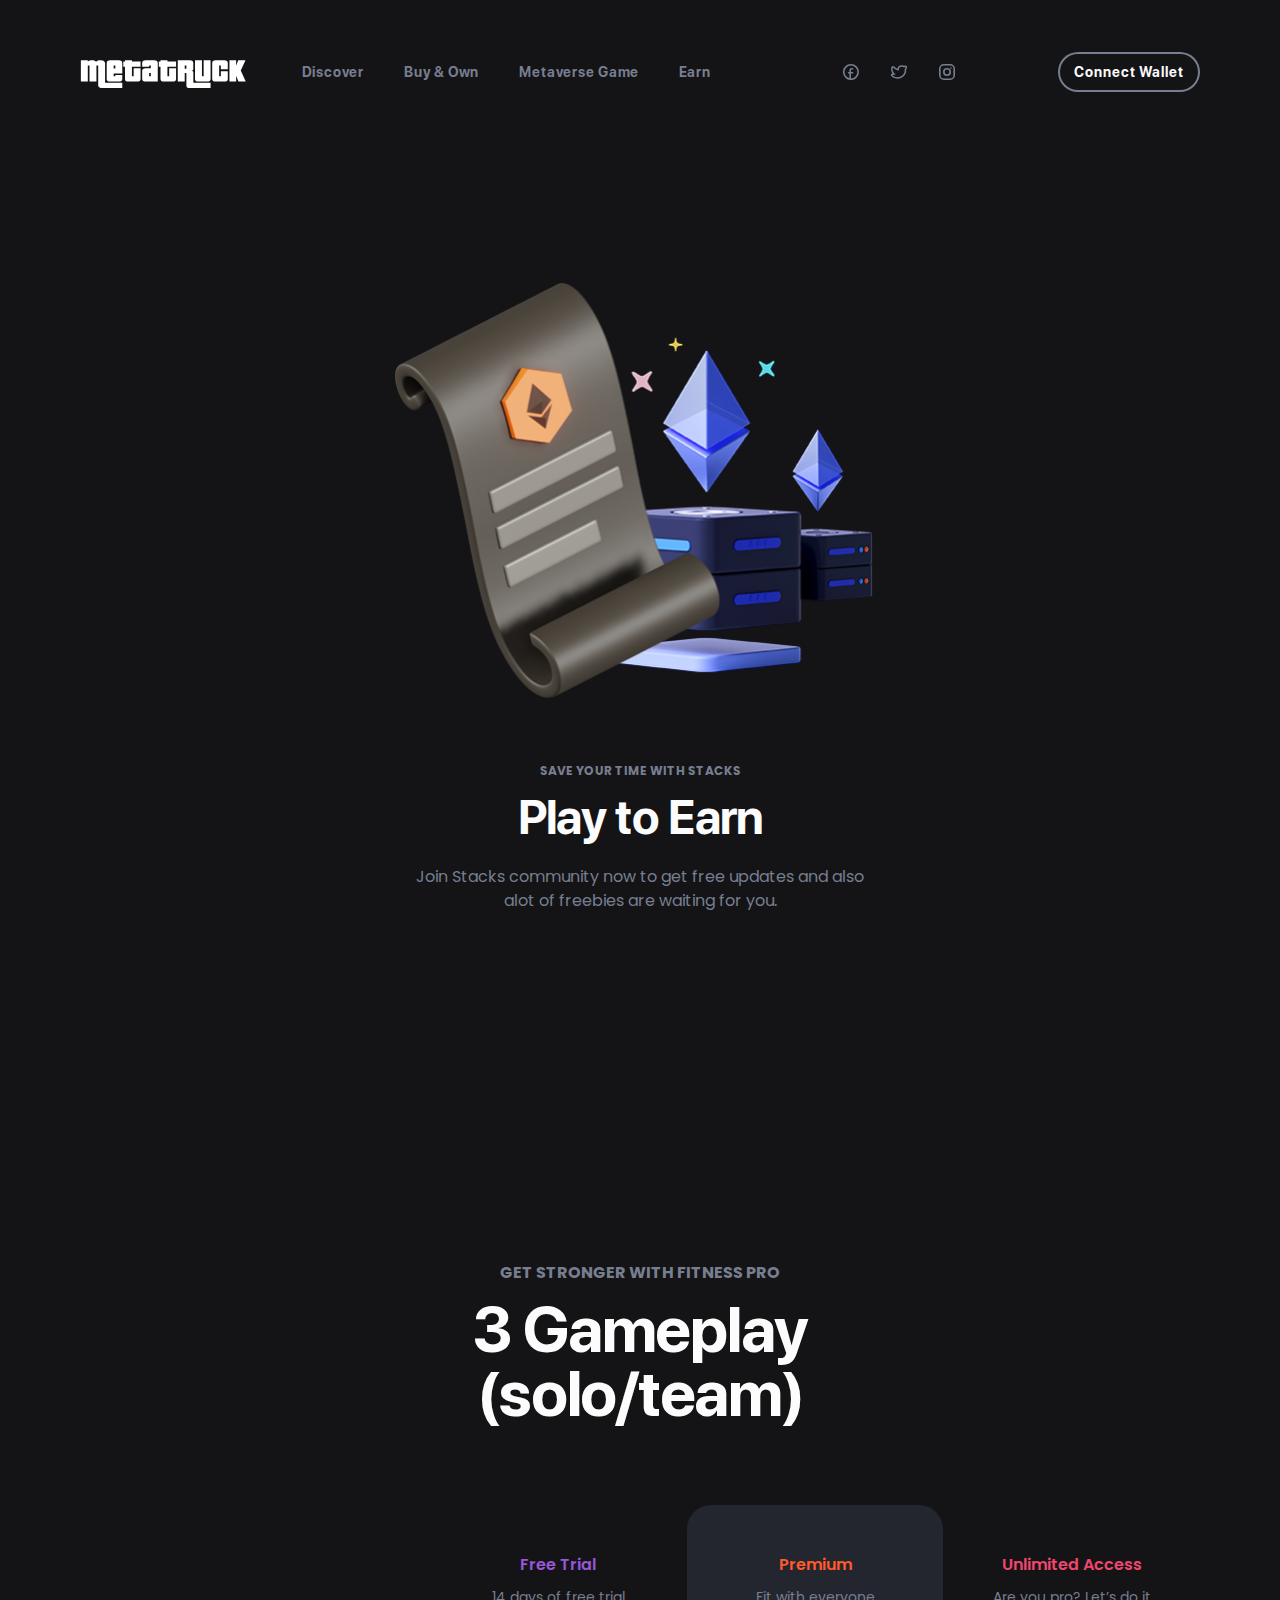
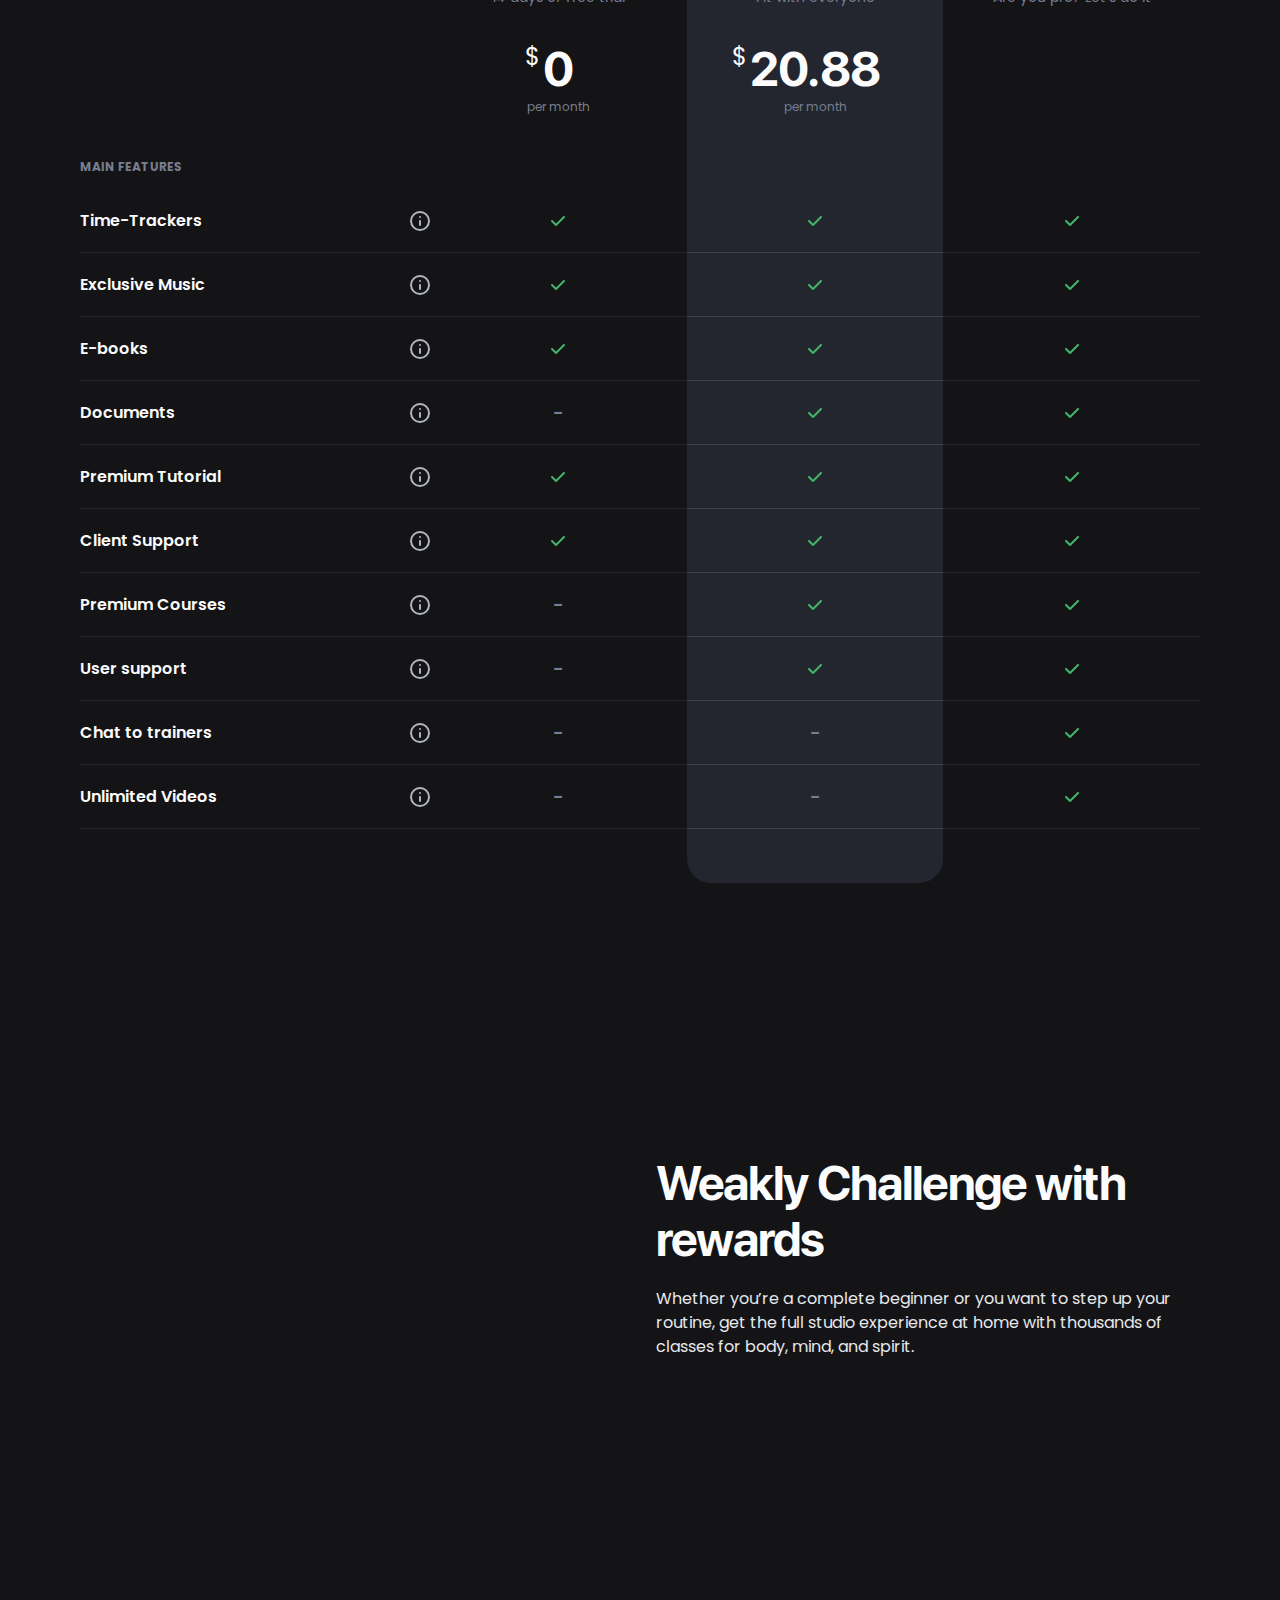
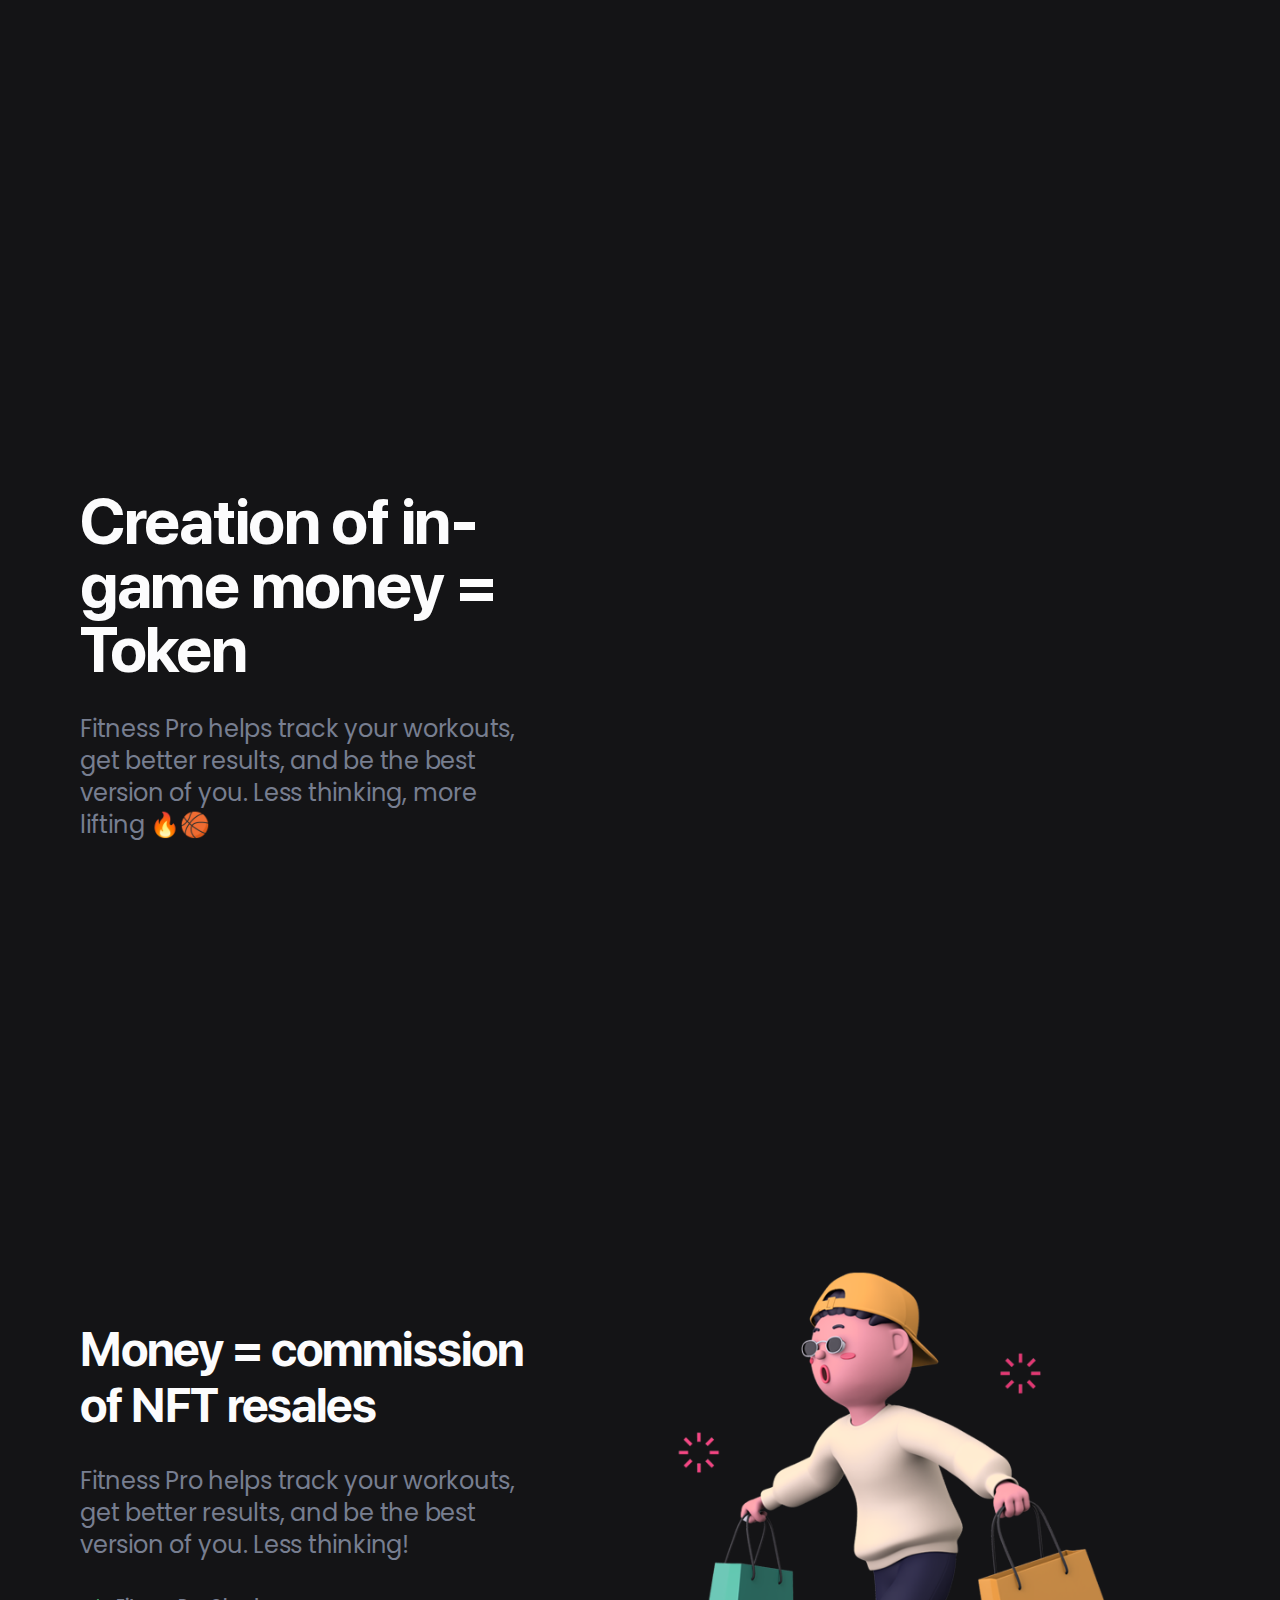
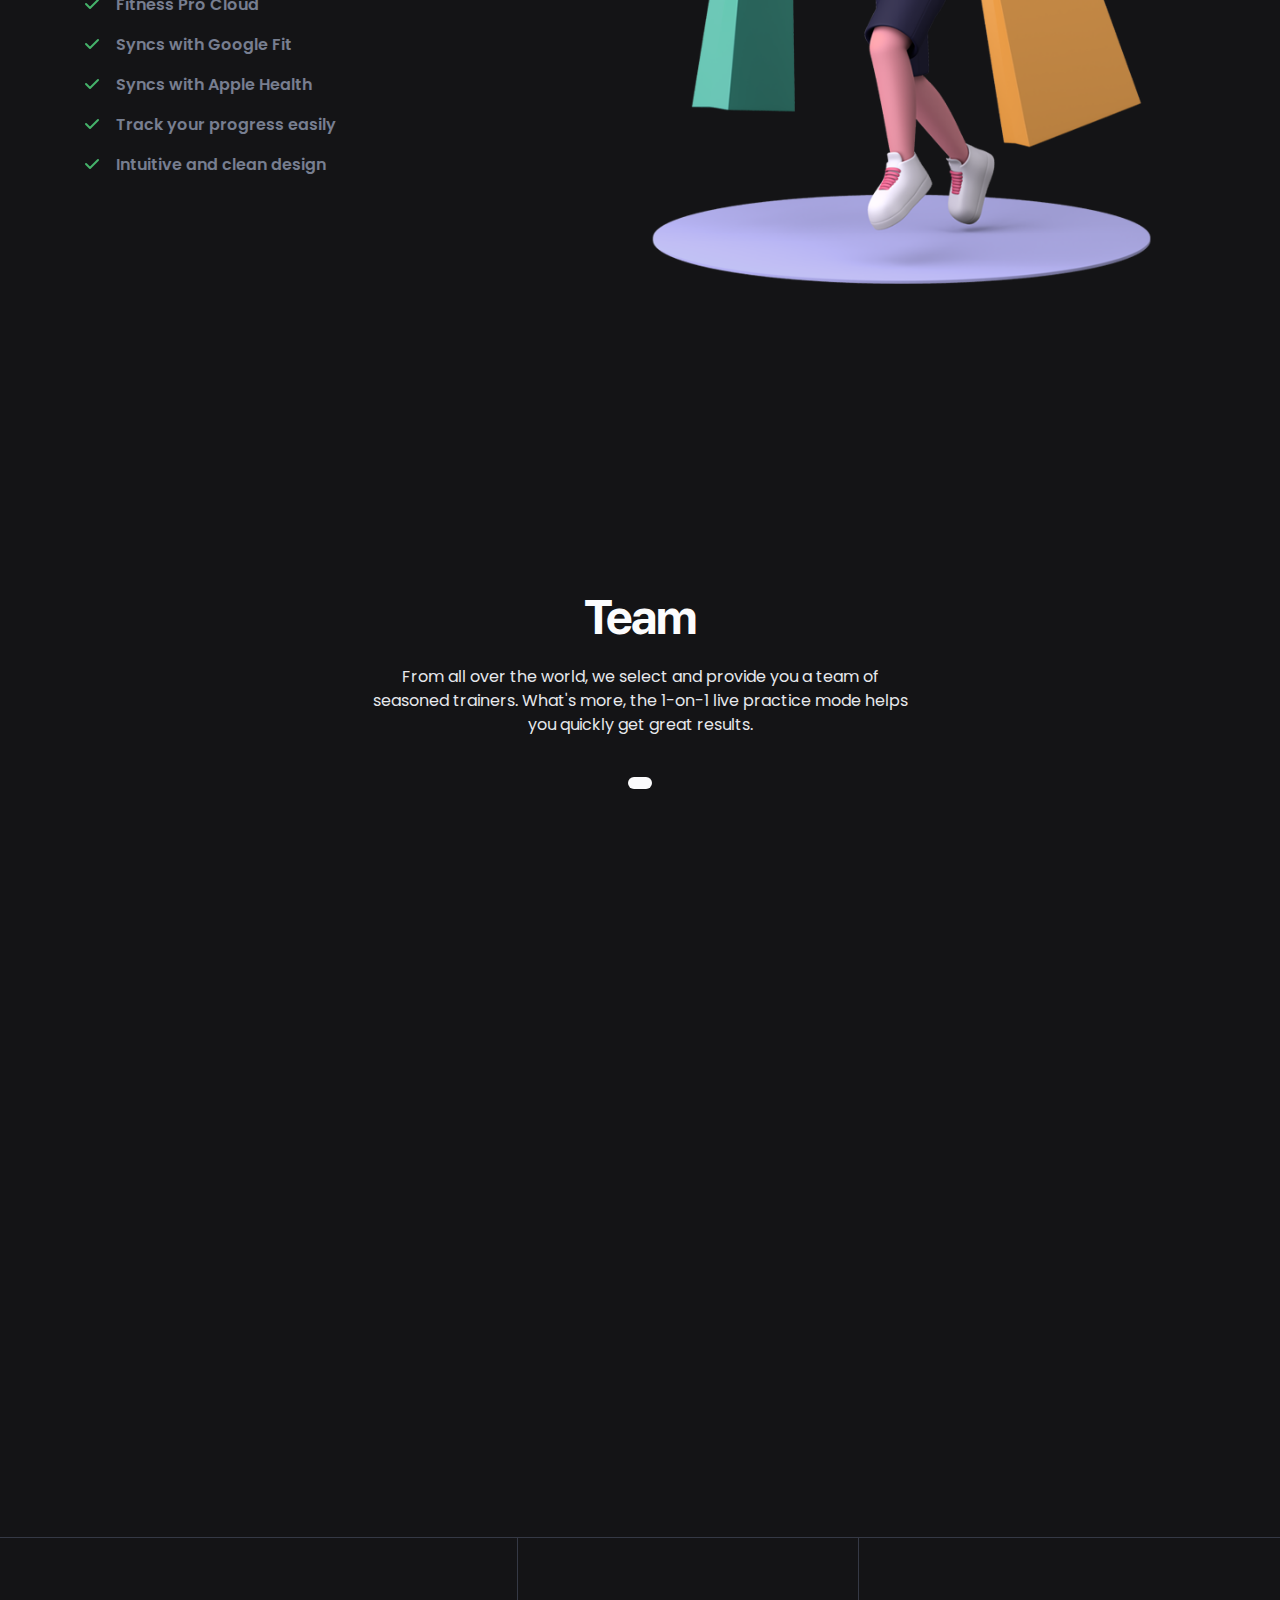
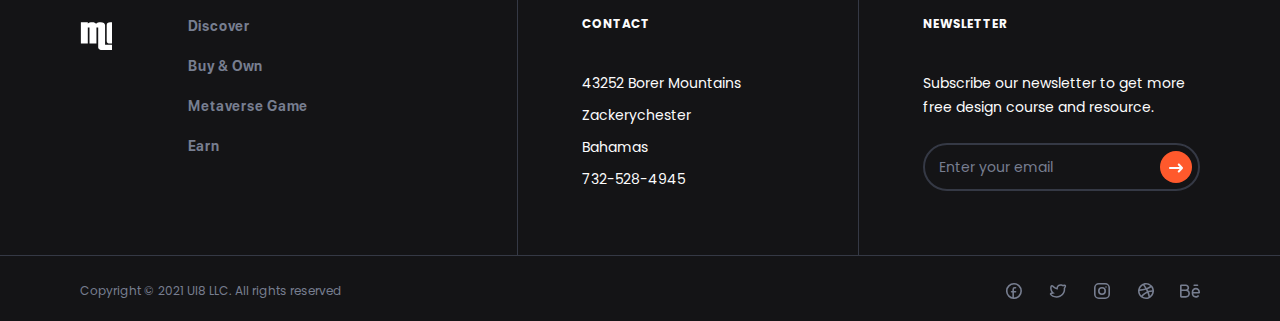
<file: earn.html>
<!DOCTYPE html>
<html lang="en">
  <head>
    <meta charset="utf-8">
    <title>Home</title>
    <meta http-equiv="X-UA-Compatible" content="IE=Edge">
    <meta name="viewport" content="width=device-width, initial-scale=1, maximum-scale=1.0, user-scalable=no">
    <meta name="format-detection" content="telephone=no">
    <link rel="apple-touch-icon" sizes="180x180" href="img/apple-touch-icon.png">
    <link rel="icon" type="image/png" sizes="32x32" href="img/favicon-32x32.png">
    <link rel="icon" type="image/png" sizes="16x16" href="img/favicon-16x16.png">
    <link rel="manifest" href="img/site.webmanifest">
    <link rel="mask-icon" href="img/safari-pinned-tab.svg" color="#5bbad5">
    <meta name="msapplication-TileColor" content="#da532c">
    <meta name="theme-color" content="#ffffff">
    <meta name="description" content="Premium Web UI Kit for Fitness Experience">
    <meta name="twitter:card" content="summary">
    <meta name="twitter:site" content="@ui8">
    <meta name="twitter:title" content="Fitness Pro: Website UI Kit">
    <meta name="twitter:description" content="Premium Web UI Kit for Fitness Experience">
    <meta name="twitter:creator" content="@ui8">
    <meta name="twitter:image" content="https://ui8-stacks-fitness-html.herokuapp.com/img/twitter-card.png">
    <meta property="og:title" content="Fitness Pro: Website UI Kit">
    <meta property="og:type" content="Article">
    <meta property="og:url" content="https://ui8.net/ui8/products/fitness-pro-website-ui-kit">
    <meta property="og:image" content="https://ui8-stacks-fitness-html.herokuapp.com/img/fb-og-image.png">
    <meta property="og:description" content="Premium Web UI Kit for Fitness Experience">
    <meta property="og:site_name" content="Fitness Pro: Website UI Kit">
    <meta property="fb:admins" content="132951670226590">
    <link rel="preconnect" href="https://fonts.gstatic.com">
    <link href="https://fonts.googleapis.com/css2?family=Poppins:wght@400;500;600;700&amp;display=swap" rel="stylesheet">
    <link rel="stylesheet" media="all" href="css/app.min.css">
    <link rel="stylesheet" media="all" href="css/common.css">
    <script>
      var viewportmeta = document.querySelector('meta[name="viewport"]');
      if (viewportmeta) {
        if (screen.width < 375) {
          var newScale = screen.width / 375;
          viewportmeta.content = 'width=375, minimum-scale=' + newScale + ', maximum-scale=1.0, user-scalable=no, initial-scale=' + newScale + '';
        } else {
          viewportmeta.content = 'width=device-width, maximum-scale=1.0, initial-scale=1.0';
        }
      }
    </script>
  </head>
  <body>
    <script>
        document.body.classList.add("dark");
        document.addEventListener("DOMContentLoaded", function() {
          document.querySelector('.js-theme input').checked = true;
        });
    </script>
    <!-- outer-->
    <div class="outer">
      <!-- header-->
      <header class="header js-header">
        <div class="header__center center"><a class="header__logo" href="index.html"><img class="some-icon" src="img/logo-dark.svg" alt="Fitness Pro"><img class="some-icon-dark" src="img/logo-light.svg" alt="Fitness Pro"></a>
          <div class="header__wrap js-header-wrap">
            <nav class="header__nav">
              <a class="header__link" href="discover.html">Discover</a>
              <a class="header__link" href="buy-own.html">Buy & Own</a>
              <a class="header__link" href="metaverse-game.html">Metaverse Game</a>
              <a class="header__link" href="earn.html">Earn</a>
            </nav>
            <div class="header__group">
              <div class="header__contacts">
                <div class="header__element">
                  <div class="header__subtitle">Montanachester</div>
                  <div class="header__text">06787 Block Estates</div>
                </div>
                <div class="header__element">
                  <div class="header__subtitle">Lake Gene</div>
                  <div class="header__text">167 Emard River</div>
                </div>
                <div class="header__element">
                  <div class="header__subtitle">North Hassiefort</div>
                  <div class="header__text">032 Leonora Spurs</div>
                </div>
              </div>
              <div class="header__socials"><a class="header__social" href="https://www.facebook.com/ui8.net/" target="_blank">
                  <svg class="icon icon-facebook">
                    <use xlink:href="#icon-facebook"></use>
                  </svg></a><a class="header__social" href="https://twitter.com/ui8" target="_blank">
                  <svg class="icon icon-twitter">
                    <use xlink:href="#icon-twitter"></use>
                  </svg></a><a class="header__social" href="https://www.instagram.com/ui8net/" target="_blank">
                  <svg class="icon icon-instagram">
                    <use xlink:href="#icon-instagram"></use>
                  </svg></a></div>
              <button class="button-stroke button-small header__button">Connect Wallet</button>
            </div>
          </div>
          <button class="button-stroke button-small header__button">Connect Wallet</button>
          <button class="header__burger js-header-burger"></button>
        </div>
      </header>

      <!-- container-->
      <div class="outer__content">
        <div class="section community">
          <div class="community__center center">
            <div class="community__preview" data-aos="animation-translate-up"><img class="some-icon" srcSet="img/content/play_earn.png 2x" src="img/content/play_earn.png" alt="Dumbbell"><img class="some-icon-dark" srcSet="img/content/play_earn.png 2x" src="img/content/dumbbell-dark.png" alt="Dumbbell"></div>
            <div class="stage-small">Save your time with Stacks</div>
            <h2 class="community__title h2">Play to Earn</h2>
            <div class="community__text">Join Stacks community now to get free updates and also alot of freebies are waiting for you.</div>
            
            
          </div>
        </div>
        <div class="section-bg pricing">
          <div class="pricing__center center">
            <div class="stage">get stronger with fitness pro</div>
            <h1 class="pricing__title h1">3 Gameplay (solo/team)</h1>
            <div class="pricing__table">
              <div class="pricing__row">
                <div class="pricing__col">
                  <div class="pricing__head"></div>
                  <div class="pricing__body">
                    <div class="pricing__item">
                      <div class="pricing__category">Main features</div>
                      <div class="pricing__parameters">
                        <div class="pricing__parameter">
                          <div class="pricing__label">Time-Trackers</div>
                          <div class="pricing__hint">
                            <svg class="icon icon-info">
                              <use xlink:href="#icon-info"></use>
                            </svg>
                            <div class="pricing__tooltip">Some Text</div>
                          </div>
                        </div>
                        <div class="pricing__parameter">
                          <div class="pricing__label">Exclusive Music</div>
                          <div class="pricing__hint">
                            <svg class="icon icon-info">
                              <use xlink:href="#icon-info"></use>
                            </svg>
                            <div class="pricing__tooltip">Some Text</div>
                          </div>
                        </div>
                        <div class="pricing__parameter">
                          <div class="pricing__label">E-books</div>
                          <div class="pricing__hint">
                            <svg class="icon icon-info">
                              <use xlink:href="#icon-info"></use>
                            </svg>
                            <div class="pricing__tooltip">Some Text</div>
                          </div>
                        </div>
                        <div class="pricing__parameter">
                          <div class="pricing__label">Documents</div>
                          <div class="pricing__hint">
                            <svg class="icon icon-info">
                              <use xlink:href="#icon-info"></use>
                            </svg>
                            <div class="pricing__tooltip">Some Text</div>
                          </div>
                        </div>
                        <div class="pricing__parameter">
                          <div class="pricing__label">Premium Tutorial</div>
                          <div class="pricing__hint">
                            <svg class="icon icon-info">
                              <use xlink:href="#icon-info"></use>
                            </svg>
                            <div class="pricing__tooltip">Some Text</div>
                          </div>
                        </div>
                        <div class="pricing__parameter">
                          <div class="pricing__label">Client Support</div>
                          <div class="pricing__hint">
                            <svg class="icon icon-info">
                              <use xlink:href="#icon-info"></use>
                            </svg>
                            <div class="pricing__tooltip">Some Text</div>
                          </div>
                        </div>
                        <div class="pricing__parameter">
                          <div class="pricing__label">Premium Courses</div>
                          <div class="pricing__hint">
                            <svg class="icon icon-info">
                              <use xlink:href="#icon-info"></use>
                            </svg>
                            <div class="pricing__tooltip">Some Text</div>
                          </div>
                        </div>
                        <div class="pricing__parameter">
                          <div class="pricing__label">User support</div>
                          <div class="pricing__hint">
                            <svg class="icon icon-info">
                              <use xlink:href="#icon-info"></use>
                            </svg>
                            <div class="pricing__tooltip">Some Text</div>
                          </div>
                        </div>
                        <div class="pricing__parameter">
                          <div class="pricing__label">Chat to trainers</div>
                          <div class="pricing__hint">
                            <svg class="icon icon-info">
                              <use xlink:href="#icon-info"></use>
                            </svg>
                            <div class="pricing__tooltip">Some Text</div>
                          </div>
                        </div>
                        <div class="pricing__parameter">
                          <div class="pricing__label">Unlimited Videos</div>
                          <div class="pricing__hint">
                            <svg class="icon icon-info">
                              <use xlink:href="#icon-info"></use>
                            </svg>
                            <div class="pricing__tooltip">Some Text</div>
                          </div>
                        </div>
                      </div>
                    </div>
                  </div>
                </div>
                <div class="pricing__col">
                  <div class="pricing__head">
                    <div class="pricing__package" style="color: #9757D7;">Free Trial</div>
                    <div class="pricing__description">14 days of free trial</div>
                    <div class="pricing__cost">
                      <div class="pricing__sign">$</div>
                      <div class="pricing__price">0</div>
                    </div>
                    <div class="pricing__note">per month</div>
                  </div>
                  <div class="pricing__body"> 
                    <div class="pricing__more">See all features
                      <svg class="icon icon-arrow-bottom">
                        <use xlink:href="#icon-arrow-bottom"></use>
                      </svg>
                    </div>
                    <div class="pricing__list">
                      <div class="pricing__parameter">
                        <div class="pricing__label">Time-Trackers</div>
                        <div class="pricing__check">
                          <svg class="icon icon-check">
                            <use xlink:href="#icon-check"></use>
                          </svg>
                        </div>
                      </div>
                      <div class="pricing__parameter">
                        <div class="pricing__label">Exclusive Music</div>
                        <div class="pricing__check">
                          <svg class="icon icon-check">
                            <use xlink:href="#icon-check"></use>
                          </svg>
                        </div>
                      </div>
                      <div class="pricing__parameter">
                        <div class="pricing__label">E-books</div>
                        <div class="pricing__check">
                          <svg class="icon icon-check">
                            <use xlink:href="#icon-check"></use>
                          </svg>
                        </div>
                      </div>
                      <div class="pricing__parameter">
                        <div class="pricing__label">Documents</div>
                        <div class="pricing__minus">-</div>
                      </div>
                      <div class="pricing__parameter">
                        <div class="pricing__label">Premium Tutorial</div>
                        <div class="pricing__check">
                          <svg class="icon icon-check">
                            <use xlink:href="#icon-check"></use>
                          </svg>
                        </div>
                      </div>
                      <div class="pricing__parameter">
                        <div class="pricing__label">Client Support</div>
                        <div class="pricing__check">
                          <svg class="icon icon-check">
                            <use xlink:href="#icon-check"></use>
                          </svg>
                        </div>
                      </div>
                      <div class="pricing__parameter">
                        <div class="pricing__label">Premium Courses</div>
                        <div class="pricing__minus">-</div>
                      </div>
                      <div class="pricing__parameter">
                        <div class="pricing__label">User support</div>
                        <div class="pricing__minus">-</div>
                      </div>
                      <div class="pricing__parameter">
                        <div class="pricing__label">Chat to trainers</div>
                        <div class="pricing__minus">-</div>
                      </div>
                      <div class="pricing__parameter">
                        <div class="pricing__label">Unlimited Videos</div>
                        <div class="pricing__minus">-</div>
                      </div>
                    </div>
                   
                  </div>
                </div>
                <div class="pricing__col">
                  <div class="pricing__head">
                    <div class="pricing__package" style="color: #FF592C;">Premium</div>
                    <div class="pricing__description">Fit with everyone</div>
                    <div class="pricing__cost">
                      <div class="pricing__sign">$</div>
                      <div class="pricing__price">20.88</div>
                    </div>
                    <div class="pricing__note">per month</div>
                  </div>
                  <div class="pricing__body"> 
                    <div class="pricing__more">See all features
                      <svg class="icon icon-arrow-bottom">
                        <use xlink:href="#icon-arrow-bottom"></use>
                      </svg>
                    </div>
                    <div class="pricing__list">
                      <div class="pricing__parameter">
                        <div class="pricing__label">Time-Trackers</div>
                        <div class="pricing__check">
                          <svg class="icon icon-check">
                            <use xlink:href="#icon-check"></use>
                          </svg>
                        </div>
                      </div>
                      <div class="pricing__parameter">
                        <div class="pricing__label">Exclusive Music</div>
                        <div class="pricing__check">
                          <svg class="icon icon-check">
                            <use xlink:href="#icon-check"></use>
                          </svg>
                        </div>
                      </div>
                      <div class="pricing__parameter">
                        <div class="pricing__label">E-books</div>
                        <div class="pricing__check">
                          <svg class="icon icon-check">
                            <use xlink:href="#icon-check"></use>
                          </svg>
                        </div>
                      </div>
                      <div class="pricing__parameter">
                        <div class="pricing__label">Documents</div>
                        <div class="pricing__check">
                          <svg class="icon icon-check">
                            <use xlink:href="#icon-check"></use>
                          </svg>
                        </div>
                      </div>
                      <div class="pricing__parameter">
                        <div class="pricing__label">Premium Tutorial</div>
                        <div class="pricing__check">
                          <svg class="icon icon-check">
                            <use xlink:href="#icon-check"></use>
                          </svg>
                        </div>
                      </div>
                      <div class="pricing__parameter">
                        <div class="pricing__label">Client Support</div>
                        <div class="pricing__check">
                          <svg class="icon icon-check">
                            <use xlink:href="#icon-check"></use>
                          </svg>
                        </div>
                      </div>
                      <div class="pricing__parameter">
                        <div class="pricing__label">Premium Courses</div>
                        <div class="pricing__check">
                          <svg class="icon icon-check">
                            <use xlink:href="#icon-check"></use>
                          </svg>
                        </div>
                      </div>
                      <div class="pricing__parameter">
                        <div class="pricing__label">User support</div>
                        <div class="pricing__check">
                          <svg class="icon icon-check">
                            <use xlink:href="#icon-check"></use>
                          </svg>
                        </div>
                      </div>
                      <div class="pricing__parameter">
                        <div class="pricing__label">Chat to trainers</div>
                        <div class="pricing__minus">-</div>
                      </div>
                      <div class="pricing__parameter">
                        <div class="pricing__label">Unlimited Videos</div>
                        <div class="pricing__minus">-</div>
                      </div>
                    </div>
                    
                  </div>
                </div>
                <div class="pricing__col">
                  <div class="pricing__head">
                    <div class="pricing__package" style="color: #EF466F;">Unlimited Access</div>
                    <div class="pricing__description">Are you pro? Let’s do it</div>
                  </div>
                  <div class="pricing__body"> 
                    <div class="pricing__more">See all features
                      <svg class="icon icon-arrow-bottom">
                        <use xlink:href="#icon-arrow-bottom"></use>
                      </svg>
                    </div>
                    <div class="pricing__list">
                      <div class="pricing__parameter">
                        <div class="pricing__label">Time-Trackers</div>
                        <div class="pricing__check">
                          <svg class="icon icon-check">
                            <use xlink:href="#icon-check"></use>
                          </svg>
                        </div>
                      </div>
                      <div class="pricing__parameter">
                        <div class="pricing__label">Exclusive Music</div>
                        <div class="pricing__check">
                          <svg class="icon icon-check">
                            <use xlink:href="#icon-check"></use>
                          </svg>
                        </div>
                      </div>
                      <div class="pricing__parameter">
                        <div class="pricing__label">E-books</div>
                        <div class="pricing__check">
                          <svg class="icon icon-check">
                            <use xlink:href="#icon-check"></use>
                          </svg>
                        </div>
                      </div>
                      <div class="pricing__parameter">
                        <div class="pricing__label">Documents</div>
                        <div class="pricing__check">
                          <svg class="icon icon-check">
                            <use xlink:href="#icon-check"></use>
                          </svg>
                        </div>
                      </div>
                      <div class="pricing__parameter">
                        <div class="pricing__label">Premium Tutorial</div>
                        <div class="pricing__check">
                          <svg class="icon icon-check">
                            <use xlink:href="#icon-check"></use>
                          </svg>
                        </div>
                      </div>
                      <div class="pricing__parameter">
                        <div class="pricing__label">Client Support</div>
                        <div class="pricing__check">
                          <svg class="icon icon-check">
                            <use xlink:href="#icon-check"></use>
                          </svg>
                        </div>
                      </div>
                      <div class="pricing__parameter">
                        <div class="pricing__label">Premium Courses</div>
                        <div class="pricing__check">
                          <svg class="icon icon-check">
                            <use xlink:href="#icon-check"></use>
                          </svg>
                        </div>
                      </div>
                      <div class="pricing__parameter">
                        <div class="pricing__label">User support</div>
                        <div class="pricing__check">
                          <svg class="icon icon-check">
                            <use xlink:href="#icon-check"></use>
                          </svg>
                        </div>
                      </div>
                      <div class="pricing__parameter">
                        <div class="pricing__label">Chat to trainers</div>
                        <div class="pricing__check">
                          <svg class="icon icon-check">
                            <use xlink:href="#icon-check"></use>
                          </svg>
                        </div>
                      </div>
                      <div class="pricing__parameter">
                        <div class="pricing__label">Unlimited Videos</div>
                        <div class="pricing__check">
                          <svg class="icon icon-check">
                            <use xlink:href="#icon-check"></use>
                          </svg>
                        </div>
                      </div>
                    </div>
                    
                  </div>
                </div>
              </div>
            </div>
          </div>
        </div>
        <div class="section comment">
          <div class="comment__center center">
            <div class="comment__wrapper">
              <div class="comment__head">
                <h2 class="comment__title h2">Weakly Challenge with rewards</h2>
                <div class="comment__info">Whether you’re a complete beginner or you want to step up your routine, get the full studio experience at home with thousands of classes for body, mind, and spirit.</div>
              </div>
              <div class="comment__wrap">
                <div class="comment__slider js-slider-comment">
                  <div class="comment__slide"><a class="comment__item" href="class02-details.html" data-aos="animation-opacity">
                      <div class="comment__preview"><img srcSet="img/content/step1.png 2x" src="img/content/step1@2x.png" alt="Fitness"></div>
                      <div class="comment__subtitle">Fitness</div>
                      <div class="comment__content">Plates</div></a></div>
                  <div class="comment__slide"><a class="comment__item" href="class02-details.html" data-aos="animation-opacity">
                      <div class="comment__preview"><img srcSet="img/content/step2.png 2x" src="img/content/step2@2x.png" alt="Yoga Mat"></div>
                      <div class="comment__subtitle">Gymnastic</div>
                      <div class="comment__content">Enhanced strength</div></a></div>
                  <div class="comment__slide"><a class="comment__item" href="class02-details.html" data-aos="animation-opacity">
                      <div class="comment__preview"><img srcSet="img/content/step3.png 2x" src="img/content/step3@2x.png" alt="Ball"></div>
                      <div class="comment__subtitle">Basketball</div>
                      <div class="comment__content">Relax $ work efficiently</div></a></div>
                  <div class="comment__slide"><a class="comment__item" href="class02-details.html" data-aos="animation-opacity">
                      <div class="comment__preview"><img srcSet="img/content/step4.png 2x" src="img/content/step4@2x.png" alt="Yoga Mat"></div>
                      <div class="comment__subtitle">Yoga</div>
                      <div class="comment__content">Perfect physique</div></a></div>
                  
                
                </div>
              </div>
            </div>
          </div>
        </div>
        <div class="intro" id="intro">
          <div class="intro__center center">
            <div class="intro__gallery">
              <div class="intro__preview" data-aos="animation-translate-up" data-aos-anchor=".intro__gallery"><img srcSet="img/content/token.png 2x" src="img/content/token.png" alt="Bag"></div>
              <div class="intro__preview" data-aos="animation-translate-up" data-aos-delay="300" data-aos-anchor=".intro__gallery"><img srcSet="img/content/gloves.png 2x" src="img/content/gloves.png" alt="Gloves"></div>
              <div class="intro__preview" data-aos="animation-translate-up" data-aos-delay="600" data-aos-anchor=".intro__gallery"><img srcSet="img/content/stars.png 2x" src="img/content/stars.png" alt="Bottle"></div>
            </div>
            <div class="intro__wrap">
              <h2 class="intro__title h1">Creation of in-game money = Token</h2>
              <div class="intro__text">Fitness Pro helps track your workouts, get better results, and be the best version of you. Less thinking, more lifting 🔥🏀</div>
            </div>
          </div>
        </div>
        <div class="workouts">
          <div class="workouts__center center">
            <div class="workouts__gallery">
              <div class="workouts__preview"><img class="some-icon" srcSet="img/content/phones@2x.png 2x" src="img/content/phones.png" alt="Phones"><img class="some-icon-dark" srcSet="img/content/success.png 2x" src="img/content/success.png" alt="Phones"></div>
              
              
            </div>
            <div class="workouts__wrap">
              <h2 class="workouts__title h2">Money = commission  <br>of NFT resales</h2>
              <div class="workouts__info">Fitness Pro helps track your workouts, get better results, and be the best version of you. Less thinking!</div>
              <ul class="workouts__list">
                <li>Fitness Pro Cloud</li>
                <li>Syncs with Google Fit</li>
                <li>Syncs with Apple Health</li>
                <li>Track your progress easily</li>
                <li>Intuitive and clean design</li>
              </ul>
              
            </div>
          </div>
        </div>
        <div class="section team js-tabs">
          <div class="team__center center">
            <div class="team__head">
              <h2 class="team__title h2">Team</h2>
              <div class="team__info">From all over the world, we select and provide you a team of seasoned trainers.
                What's more, the 1-on-1 live practice mode helps you quickly get great results.</div>
              <div class="team__nav"><a class="team__link js-tabs-link" href=""></a></div>
              
            </div>
            <div class="team__container">
              <div class="team__box js-tabs-item">
                <div class="team__wrap">
                  <div class="team__slider js-tabs-slider">
                    <div class="team__slide" data-aos="animation-opacity"><a class="team__item js-popup-open"
                        href="#popup-trainer">
                        <div class="team__avatar"><img src="img/content/avatar-1.png" alt="Avatar"></div>
                        <div class="team__man">Baron Toy</div>
                        <div class="team__position">Yoga Master</div>
                      </a></div>
                    <div class="team__slide" data-aos="animation-opacity"><a class="team__item js-popup-open"
                        href="#popup-trainer">
                        <div class="team__avatar"><img src="img/content/avatar-2.png" alt="Avatar"></div>
                        <div class="team__man">Kacie Kiehn</div>
                        <div class="team__position">Personal Trainer</div>
                      </a></div>
                    <div class="team__slide" data-aos="animation-opacity"><a class="team__item js-popup-open"
                        href="#popup-trainer">
                        <div class="team__avatar"><img src="img/content/avatar-3.png" alt="Avatar"></div>
                        <div class="team__man">Marcelino Hettinger</div>
                        <div class="team__position">Boxer</div>
                      </a></div>
                    <div class="team__slide" data-aos="animation-opacity"><a class="team__item js-popup-open"
                        href="#popup-trainer">
                        <div class="team__avatar"><img src="img/content/avatar-4.png" alt="Avatar"></div>
                        <div class="team__man">Rosemarie Hintz</div>
                        <div class="team__position">Business Analytic</div>
                      </a></div>
                    <div class="team__slide" data-aos="animation-opacity"><a class="team__item js-popup-open"
                        href="#popup-trainer">
                        <div class="team__avatar"><img src="img/content/avatar-5.png" alt="Avatar"></div>
                        <div class="team__man">Syble Prohaska</div>
                        <div class="team__position">Business Analytic</div>
                      </a></div>
                    <div class="team__slide" data-aos="animation-opacity"><a class="team__item js-popup-open"
                        href="#popup-trainer">
                        <div class="team__avatar"><img src="img/content/avatar-6.png" alt="Avatar"></div>
                        <div class="team__man">Ila Reinger</div>
                        <div class="team__position">Business Analytic</div>
                      </a></div>
                  </div>
                </div>
              </div>
              <div class="team__box js-tabs-item">
                <div class="team__wrap">
                  <div class="team__slider js-tabs-slider">
                    <div class="team__slide" data-aos="animation-opacity"><a class="team__item js-popup-open"
                        href="#popup-trainer">
                        <div class="team__avatar"><img src="img/content/avatar-2.png" alt="Avatar"></div>
                        <div class="team__man">Kacie Kiehn</div>
                        <div class="team__position">Personal Trainer</div>
                      </a></div>
                    <div class="team__slide" data-aos="animation-opacity"><a class="team__item js-popup-open"
                        href="#popup-trainer">
                        <div class="team__avatar"><img src="img/content/avatar-3.png" alt="Avatar"></div>
                        <div class="team__man">Marcelino Hettinger</div>
                        <div class="team__position">Boxer</div>
                      </a></div>
                    <div class="team__slide" data-aos="animation-opacity"><a class="team__item js-popup-open"
                        href="#popup-trainer">
                        <div class="team__avatar"><img src="img/content/avatar-4.png" alt="Avatar"></div>
                        <div class="team__man">Rosemarie Hintz</div>
                        <div class="team__position">Business Analytic</div>
                      </a></div>
                    <div class="team__slide" data-aos="animation-opacity"><a class="team__item js-popup-open"
                        href="#popup-trainer">
                        <div class="team__avatar"><img src="img/content/avatar-5.png" alt="Avatar"></div>
                        <div class="team__man">Syble Prohaska</div>
                        <div class="team__position">Business Analytic</div>
                      </a></div>
                  </div>
                </div>
              </div>
              <div class="team__box js-tabs-item">
                <div class="team__wrap">
                  <div class="team__slider js-tabs-slider">
                    <div class="team__slide" data-aos="animation-opacity"><a class="team__item js-popup-open"
                        href="#popup-trainer">
                        <div class="team__avatar"><img src="img/content/avatar-5.png" alt="Avatar"></div>
                        <div class="team__man">Syble Prohaska</div>
                        <div class="team__position">Business Analytic</div>
                      </a></div>
                    <div class="team__slide" data-aos="animation-opacity"><a class="team__item js-popup-open"
                        href="#popup-trainer">
                        <div class="team__avatar"><img src="img/content/avatar-1.png" alt="Avatar"></div>
                        <div class="team__man">Baron Toy</div>
                        <div class="team__position">Yoga Master</div>
                      </a></div>
                    <div class="team__slide" data-aos="animation-opacity"><a class="team__item js-popup-open"
                        href="#popup-trainer">
                        <div class="team__avatar"><img src="img/content/avatar-2.png" alt="Avatar"></div>
                        <div class="team__man">Kacie Kiehn</div>
                        <div class="team__position">Personal Trainer</div>
                      </a></div>
                    <div class="team__slide" data-aos="animation-opacity"><a class="team__item js-popup-open"
                        href="#popup-trainer">
                        <div class="team__avatar"><img src="img/content/avatar-3.png" alt="Avatar"></div>
                        <div class="team__man">Marcelino Hettinger</div>
                        <div class="team__position">Boxer</div>
                      </a></div>
                    <div class="team__slide" data-aos="animation-opacity"><a class="team__item js-popup-open"
                        href="#popup-trainer">
                        <div class="team__avatar"><img src="img/content/avatar-4.png" alt="Avatar"></div>
                        <div class="team__man">Rosemarie Hintz</div>
                        <div class="team__position">Business Analytic</div>
                      </a></div>
                  </div>
                </div>
              </div>
              <div class="team__box js-tabs-item">
                <div class="team__wrap">
                  <div class="team__slider js-tabs-slider">
                    <div class="team__slide" data-aos="animation-opacity"><a class="team__item js-popup-open"
                        href="#popup-trainer">
                        <div class="team__avatar"><img src="img/content/avatar-1.png" alt="Avatar"></div>
                        <div class="team__man">Baron Toy</div>
                        <div class="team__position">Yoga Master</div>
                      </a></div>
                    <div class="team__slide" data-aos="animation-opacity"><a class="team__item js-popup-open"
                        href="#popup-trainer">
                        <div class="team__avatar"><img src="img/content/avatar-2.png" alt="Avatar"></div>
                        <div class="team__man">Kacie Kiehn</div>
                        <div class="team__position">Personal Trainer</div>
                      </a></div>
                    <div class="team__slide" data-aos="animation-opacity"><a class="team__item js-popup-open"
                        href="#popup-trainer">
                        <div class="team__avatar"><img src="img/content/avatar-3.png" alt="Avatar"></div>
                        <div class="team__man">Marcelino Hettinger</div>
                        <div class="team__position">Boxer</div>
                      </a></div>
                    <div class="team__slide" data-aos="animation-opacity"><a class="team__item js-popup-open"
                        href="#popup-trainer">
                        <div class="team__avatar"><img src="img/content/avatar-4.png" alt="Avatar"></div>
                        <div class="team__man">Rosemarie Hintz</div>
                        <div class="team__position">Business Analytic</div>
                      </a></div>
                    <div class="team__slide" data-aos="animation-opacity"><a class="team__item js-popup-open"
                        href="#popup-trainer">
                        <div class="team__avatar"><img src="img/content/avatar-5.png" alt="Avatar"></div>
                        <div class="team__man">Syble Prohaska</div>
                        <div class="team__position">Business Analytic</div>
                      </a></div>
                    <div class="team__slide" data-aos="animation-opacity"><a class="team__item js-popup-open"
                        href="#popup-trainer">
                        <div class="team__avatar"><img src="img/content/avatar-6.png" alt="Avatar"></div>
                        <div class="team__man">Ila Reinger</div>
                        <div class="team__position">Business Analytic</div>
                      </a></div>
                  </div>
                </div>
              </div>
            </div>
          </div>
        </div>
      </div>
      <!-- footer-->
      <footer class="footer">
        <div class="footer__body">
          <div class="footer__center center">
            <div class="footer__col">
              <div class="footer__box"><a class="footer__logo" href="index.html"><img class="some-icon" src="img/logo-dark.svg" alt="Fitness Pro"><img class="some-icon-dark" src="img/logo-light.svg" alt="Fitness Pro"></a>
              </div>
              <div class="footer__item">
                <div class="footer__category">footer nav
                  <svg class="icon icon-arrow-bottom">
                    <use xlink:href="#icon-arrow-bottom"></use>
                  </svg>
                </div>
                <div class="footer__menu">
                  <a class="footer__link" href="discover.html">Discover</a>
                  <a class="footer__link" href="buy-own.html">Buy & Own</a>
                  <a class="footer__link" href="metaverse-game.html">Metaverse Game</a>
                  <a class="footer__link" href="earn.html">Earn</a>
                </div>
              </div>
            </div>
            <div class="footer__col">
              <div class="footer__category">contact</div>
              <div class="footer__info">
                <p>43252 Borer Mountains</p>
                <p>Zackerychester</p>
                <p>Bahamas</p>
                <p>732-528-4945</p>
              </div>
            </div>
            <div class="footer__col">
              <div class="footer__category">newsletter</div>
              <div class="footer__info">Subscribe our newsletter to get more free design course and resource.</div>
              <form class="subscription">
                <input class="subscription__input" type="email" placeholder="Enter your email" required="required"/>
                <button class="subscription__btn">
                  <svg class="icon icon-arrow-right">
                    <use xlink:href="#icon-arrow-right"></use>
                  </svg>
                </button>
              </form>
            </div>
          </div>
        </div>
        <div class="footer__bottom">
          <div class="footer__center center">
            <div class="footer__copyright">Copyright © 2021 UI8 LLC. All rights reserved</div>
            <div class="footer__socials"><a class="footer__social" href="https://www.facebook.com/ui8.net/" target="_blank">
                <svg class="icon icon-facebook">
                  <use xlink:href="#icon-facebook"></use>
                </svg></a><a class="footer__social" href="https://twitter.com/ui8" target="_blank">
                <svg class="icon icon-twitter">
                  <use xlink:href="#icon-twitter"></use>
                </svg></a><a class="footer__social" href="https://www.instagram.com/ui8net/" target="_blank">
                <svg class="icon icon-instagram">
                  <use xlink:href="#icon-instagram"></use>
                </svg></a><a class="footer__social" href="https://dribbble.com/ui8" target="_blank">
                <svg class="icon icon-dribbble">
                  <use xlink:href="#icon-dribbble"></use>
                </svg></a><a class="footer__social" href="https://www.behance.net/ui8" target="_blank">
                <svg class="icon icon-behance">
                  <use xlink:href="#icon-behance"></use>
                </svg></a></div>
          </div>
        </div>
      </footer>
    </div>
    <!-- scripts-->
    <script src="js/lib/jquery.min.js"></script>
    <script src="js/lib/slick.min.js"></script>
    <script src="js/lib/jquery.nice-select.min.js"></script>
    <script src="js/lib/jquery.magnific-popup.min.js"></script>
    <script src="js/lib/aos.js"></script>
    <script src="js/app.js"></script>
    <!-- svg sprite-->
    <div style="display: none"><svg width="0" height="0">
<symbol xmlns="http://www.w3.org/2000/svg" viewBox="0 0 16 16" id="icon-arrow-right">
<path d="M10.39 3.153c.464-.428 1.187-.399 1.615.065l3.692 4c.404.438.404 1.113 0 1.55l-3.692 4c-.428.464-1.151.493-1.615.065s-.493-1.151-.065-1.615l1.922-2.082H1.143C.512 9.136 0 8.624 0 7.993S.512 6.85 1.143 6.85h11.104l-1.922-2.082c-.428-.464-.399-1.187.065-1.615z"></path>
</symbol>
<symbol xmlns="http://www.w3.org/2000/svg" viewBox="0 0 16 16" id="icon-arrow-bottom">
<path d="M15.039 3.961c-.653-.653-1.713-.653-2.366 0L8 8.634 3.327 3.961c-.653-.653-1.713-.653-2.366 0s-.653 1.713 0 2.366l5.856 5.856c.653.653 1.713.653 2.366 0l5.856-5.856c.653-.653.653-1.713 0-2.366z"></path>
</symbol>
<symbol xmlns="http://www.w3.org/2000/svg" viewBox="0 0 16 16" id="icon-arrow-right-empty">
<path d="M5.551 15.665l-.1.089c-.449.355-1.102.326-1.517-.089-.446-.446-.446-1.17 0-1.616h0l6.048-6.05-6.048-6.048-.089-.1C3.491 1.403 3.52.749 3.935.335c.446-.446 1.17-.446 1.616 0h0l6.857 6.857.089.1c.355.449.326 1.102-.089 1.517h0l-6.857 6.857z"></path>
</symbol>
<symbol xmlns="http://www.w3.org/2000/svg" viewBox="0 0 16 16" id="icon-arrow-down">
<path d="M12.833 10.39c.428.464.399 1.187-.065 1.615l-4 3.692c-.438.404-1.113.404-1.55 0l-4-3.692c-.464-.428-.493-1.151-.065-1.615s1.151-.493 1.615-.065l2.082 1.922V1.143C6.85.512 7.362 0 7.993 0s1.143.512 1.143 1.143v11.104l2.082-1.922c.464-.428 1.187-.399 1.615.065z"></path>
</symbol>
<symbol xmlns="http://www.w3.org/2000/svg" viewBox="0 0 16 16" id="icon-arrow-prev">
<path d="M5.61 13.697c-.464.428-1.187.399-1.615-.065l-3.692-4c-.404-.438-.404-1.113 0-1.55l3.692-4c.428-.464 1.151-.493 1.615-.065s.493 1.151.065 1.615L3.753 7.714h11.104c.631 0 1.143.512 1.143 1.143S15.488 10 14.857 10H3.753l1.922 2.082c.428.464.399 1.187-.065 1.615z"></path>
</symbol>
<symbol xmlns="http://www.w3.org/2000/svg" viewBox="0 0 16 16" id="icon-arrow-next">
<path d="M10.39 3.303c.464-.428 1.187-.399 1.615.065l3.692 4c.404.438.404 1.113 0 1.55l-3.692 4c-.428.464-1.151.493-1.615.065s-.493-1.151-.065-1.615l1.922-2.082H1.143C.512 9.286 0 8.774 0 8.143S.512 7 1.143 7h11.104l-1.922-2.082c-.428-.464-.399-1.187.065-1.615z"></path>
</symbol>
<symbol xmlns="http://www.w3.org/2000/svg" viewBox="0 0 16 16" id="icon-instagram">
<path d="M11.2 0A4.8 4.8 0 0 1 16 4.8h0v6.4a4.8 4.8 0 0 1-4.8 4.8h0-6.4A4.8 4.8 0 0 1 0 11.2h0V4.8A4.8 4.8 0 0 1 4.8 0h0zm0 1.6H4.8a3.2 3.2 0 0 0-3.2 3.2v6.4a3.2 3.2 0 0 0 3.2 3.2h6.4a3.2 3.2 0 0 0 3.2-3.2V4.8a3.2 3.2 0 0 0-3.2-3.2zM8 4a4 4 0 1 1 0 8 4 4 0 1 1 0-8zm0 1.6a2.4 2.4 0 0 0 0 4.8 2.4 2.4 0 0 0 0-4.8zm4-2.4a.8.8 0 1 1 0 1.6.8.8 0 1 1 0-1.6z"></path>
</symbol>
<symbol xmlns="http://www.w3.org/2000/svg" viewBox="0 0 16 16" id="icon-facebook">
<path d="M7.967.017a8 8 0 1 1 0 16 8 8 0 1 1 0-16zm0 1.6a6.4 6.4 0 0 0-6.4 6.4c0 2.982 2.039 5.487 4.799 6.198l.001-4.598h-.8a.8.8 0 1 1 0-1.6h.8v-1.6a2.4 2.4 0 0 1 2.4-2.4h.8a.8.8 0 1 1 0 1.6h0-.8a.8.8 0 0 0-.8.8h0v1.6h1.6a.8.8 0 1 1 0 1.6h0-1.6v4.8a6.4 6.4 0 0 0 0-12.8z"></path>
</symbol>
<symbol xmlns="http://www.w3.org/2000/svg" viewBox="0 0 16 16" id="icon-twitter">
<path d="M2.121 9.233C1.018 9.236.306 10.492.986 11.444c.973 1.363 2.737 2.456 5.681 2.456 4.563 0 8.226-3.719 7.714-8.113l.751-1.503c.521-1.042-.384-2.227-1.527-1.999l-.993.198c-.263-.139-.535-.244-.768-.32-.454-.148-1.003-.265-1.511-.265-.913 0-1.701.234-2.327.704-.619.464-.968 1.075-1.159 1.635-.088.258-.147.518-.185.766-.354-.111-.715-.261-1.069-.445-.802-.415-1.451-.942-1.817-1.404-.614-.775-1.915-.717-2.371.29-.643 1.42-.467 3.102.111 4.462a6.57 6.57 0 0 0 .754 1.324l-.151.001zm4.546 3.333c-2.576 0-3.907-.933-4.596-1.898-.031-.043 0-.102.054-.103.701-.002 2.139-.035 3.087-.59.049-.029.038-.101-.016-.119-2.211-.743-3.467-3.891-2.575-5.86.02-.045.081-.051.112-.012C3.752 5.271 5.98 6.531 7.919 6.566c.042.001.074-.037.067-.079-.078-.507-.376-3.254 2.347-3.254.65 0 1.618.317 1.974.642a.07.07 0 0 0 .061.017l1.498-.3c.054-.011.098.046.073.095l-.929 1.858c-.006.013-.008.028-.006.042.651 3.658-2.345 6.978-6.337 6.978z"></path>
</symbol>
<symbol xmlns="http://www.w3.org/2000/svg" viewBox="0 0 16 16" id="icon-dribbble">
<path d="M8 0a7.97 7.97 0 0 1 5.441 2.135h0l.012.011.191.184-.203-.195.251.244.391.425.058.069.122.15.07.09a7.96 7.96 0 0 1 1.606 3.903l.021.186.002.015.01.111-.012-.127.024.299L16 8l-.004.249L16 8l-.025.632-.013.149-.002.02c-.248 2.499-1.647 4.659-3.658 5.945l-.017.011-.028.018-.236.143.264-.161-.307.186-.531.279-.114.053-.211.093-.034.014C10.138 15.78 9.095 16 8 16c-1.715 0-3.304-.54-4.606-1.458h0l-.033-.024-.468-.36-.025-.021-.186-.161-.062-.056-.414-.405-.024-.025C.829 12.057 0 10.125 0 8l.005-.297L0 7.993l.011-.415.013-.199.007-.09.02-.203.019-.156.027-.186.016-.1.04-.216.008-.037C.643 4.036 2.157 2.059 4.21.953l-.266.15.301-.169.27-.137.088-.042.154-.07.124-.054.536-.205.031-.011C6.25.146 7.108 0 8 0zm1.356 9.906c-1.362.66-2.858 1.732-4.775 3.502A6.35 6.35 0 0 0 8 14.4a6.38 6.38 0 0 0 2.504-.508 24.45 24.45 0 0 0-1.148-3.985zm4.991-1.08l-.04.001c-1.289.046-2.38.169-3.462.495a25.99 25.99 0 0 1 1.113 3.706 6.39 6.39 0 0 0 2.389-4.202zM7.942 6.86c-1.85.583-3.914.939-6.34 1.076A.85.85 0 0 0 1.6 8c0 1.695.659 3.237 1.735 4.382 2.086-1.945 3.78-3.18 5.397-3.951L7.942 6.86zm5.266-2.581l-.147.101c-1.136.761-2.314 1.406-3.597 1.931l.759 1.53c1.34-.425 2.665-.568 4.129-.616a6.34 6.34 0 0 0-1.144-2.946zM4.958 2.37l-.126.068c-1.459.833-2.558 2.223-3.009 3.88 2.028-.132 3.752-.426 5.288-.878-.639-1.026-1.357-2.042-2.153-3.07zM8 1.6a6.42 6.42 0 0 0-1.485.173l2.147 3.135c1.224-.484 2.349-1.087 3.444-1.816C10.995 2.16 9.563 1.6 8 1.6z"></path>
</symbol>
<symbol xmlns="http://www.w3.org/2000/svg" viewBox="0 0 16 16" id="icon-behance">
<path d="M12.667 5.367C14.508 5.367 16 6.86 16 8.701v.667c0 .368-.298.667-.667.667h-4.667a2 2 0 0 0 2 2 1.99 1.99 0 0 0 1.233-.425c.177-.139.387-.242.612-.242.571 0 .937.59.537.998-.605.618-1.449 1.002-2.382 1.002-1.841 0-3.333-1.492-3.333-3.333V8.701c0-1.841 1.492-3.333 3.333-3.333zm-8-2.667c1.473 0 2.667 1.194 2.667 2.667a2.66 2.66 0 0 1-.8 1.905A3.33 3.33 0 0 1 8 10.033c0 1.841-1.492 3.333-3.333 3.333h0-3.524C.512 13.367 0 12.855 0 12.224h0V3.767C0 3.178.478 2.7 1.067 2.7h0zm0 5.333H1.333v4h3.333a2 2 0 0 0 0-4zm8-1.333a2 2 0 0 0-2 2h4a2 2 0 0 0-2-2zm-8-2.667H1.333V6.7h3.333C5.403 6.7 6 6.103 6 5.367s-.597-1.333-1.333-1.333zM14 2.7c.368 0 .667.298.667.667s-.298.667-.667.667h0-2.667c-.368 0-.667-.298-.667-.667s.298-.667.667-.667h0z"></path>
</symbol>
<symbol xmlns="http://www.w3.org/2000/svg" viewBox="0 0 16 16" id="icon-linkedin">
<path d="M12.8.001a3.2 3.2 0 0 1 3.2 3.2h0v9.6a3.2 3.2 0 0 1-3.2 3.2h0-9.6a3.2 3.2 0 0 1-3.2-3.2h0v-9.6a3.2 3.2 0 0 1 3.2-3.2h0zm0 1.6H3.2a1.6 1.6 0 0 0-1.6 1.6v9.6a1.6 1.6 0 0 0 1.6 1.6h9.6a1.6 1.6 0 0 0 1.6-1.6v-9.6a1.6 1.6 0 0 0-1.6-1.6zM4 6.401a.8.8 0 0 1 .8.8h0v4.8a.8.8 0 0 1-1.6 0h0v-4.8a.8.8 0 0 1 .8-.8zm5.6 0a3.2 3.2 0 0 1 3.2 3.2v2.4a.8.8 0 1 1-1.6 0v-2.4a1.6 1.6 0 0 0-3.2 0v2.4a.8.8 0 0 1-1.6 0v-4.8a.8.8 0 0 1 1.529-.33c.486-.298 1.059-.47 1.671-.47zM4 3.201a.8.8 0 0 1 0 1.6.8.8 0 0 1 0-1.6z"></path>
</symbol>
<symbol xmlns="http://www.w3.org/2000/svg" viewBox="0 0 16 16" id="icon-play">
<path d="M1.509 2.463c0-1.71 1.876-2.755 3.33-1.855l8.945 5.538c1.378.853 1.378 2.857 0 3.711l-8.945 5.538c-1.454.899-3.33-.147-3.33-1.856V2.463z"></path>
</symbol>
<symbol xmlns="http://www.w3.org/2000/svg" viewBox="0 0 16 16" id="icon-info">
<path d="M8 0a1.6 1.6 0 1 0 0 3.2A1.6 1.6 0 1 0 8 0zm0 6.4A1.6 1.6 0 0 0 6.4 8v6.4a1.6 1.6 0 1 0 3.2 0V8A1.6 1.6 0 0 0 8 6.4z"></path>
</symbol>
<symbol xmlns="http://www.w3.org/2000/svg" viewBox="0 0 16 16" id="icon-check">
<path d="M14.049 2.635c.446-.446 1.17-.446 1.616 0 .412.412.444 1.06.095 1.509l-.095.108-9.143 9.143c-.412.412-1.06.444-1.509.095l-.108-.095L.335 8.822c-.446-.446-.446-1.17 0-1.616.412-.412 1.06-.444 1.509-.095l.108.095 3.763 3.762 8.335-8.334z"></path>
</symbol>
<symbol xmlns="http://www.w3.org/2000/svg" viewBox="0 0 16 16" id="icon-download">
<path d="M10.943 5.887l1.395.107c1.08.114 1.941.88 2.07 2.011.074.645.133 1.575.133 2.905l-.133 2.905c-.129 1.13-.988 1.897-2.069 2.011-.859.091-2.227.175-4.344.175s-3.485-.085-4.344-.175c-1.08-.114-1.939-.88-2.069-2.011-.074-.645-.133-1.575-.133-2.905l.133-2.905c.129-1.131.99-1.897 2.07-2.011l1.395-.107c.401-.021.744.286.765.688s-.286.744-.688.765l-1.32.101c-.455.048-.731.327-.777.729-.066.577-.123 1.451-.123 2.74l.123 2.74c.046.403.322.681.776.729.796.084 2.111.167 4.191.167l4.191-.167c.454-.048.73-.327.776-.729.066-.577.123-1.451.123-2.74l-.123-2.74c-.046-.402-.322-.682-.777-.729l-1.32-.101c-.401-.021-.709-.364-.688-.765s.364-.709.765-.688zM8.51.213l2.545 2.545a.73.73 0 0 1 0 1.029c-.284.284-.745.284-1.029 0L8.723 2.483v6.972c0 .402-.326.727-.727.727s-.727-.326-.727-.727V2.483L5.964 3.787c-.284.284-.745.284-1.029 0s-.284-.745 0-1.029L7.481.213c.284-.284.745-.284 1.029 0z"></path>
</symbol>
<symbol xmlns="http://www.w3.org/2000/svg" viewBox="0 0 16 16" id="icon-calendar">
<path d="M11.999 0a.8.8 0 0 1 .8.8h0l-.001.799.802.001a2.4 2.4 0 0 1 2.394 2.236L16 4v9.6a2.4 2.4 0 0 1-2.4 2.4h0H2.4A2.4 2.4 0 0 1 0 13.6h0V4a2.4 2.4 0 0 1 2.4-2.4h0l.798-.001L3.199.8a.8.8 0 0 1 .7-.794l.1-.006a.8.8 0 0 1 .8.8h0l-.001.799h6.4L11.199.8a.8.8 0 0 1 .7-.794zM13.6 3.2l-.802-.001.001.801a.8.8 0 0 1-.7.794l-.1.006a.8.8 0 0 1-.8-.8h0l-.001-.801h-6.4L4.799 4a.8.8 0 0 1-.7.794l-.1.006a.8.8 0 0 1-.8-.8h0l-.001-.801L2.4 3.2a.8.8 0 0 0-.8.8v9.6a.8.8 0 0 0 .8.8h11.2a.8.8 0 0 0 .8-.8V4a.8.8 0 0 0-.8-.8zm-4.801 8a.8.8 0 1 1 0 1.6h0-4.8a.8.8 0 1 1 0-1.6h0zm3.2-3.2a.8.8 0 1 1 0 1.6h0-5.6a.8.8 0 1 1 0-1.6h0z"></path>
</symbol>
<symbol xmlns="http://www.w3.org/2000/svg" viewBox="0 0 16 16" id="icon-scoreboard">
<path d="M13.333 2.65C14.806 2.65 16 3.844 16 5.317h0v5.333c0 1.473-1.194 2.667-2.667 2.667h0H2.667C1.194 13.317 0 12.123 0 10.65h0V5.317C0 3.844 1.194 2.65 2.667 2.65h0zm0 1.333H2.667c-.736 0-1.333.597-1.333 1.333v5.333c0 .736.597 1.333 1.333 1.333h10.667c.736 0 1.333-.597 1.333-1.333V5.317c0-.736-.597-1.333-1.333-1.333zm-1 1.333a1 1 0 0 1 1 1V7.65a1 1 0 0 1-1 1h-1v.667h1.333c.368 0 .667.298.667.667s-.298.667-.667.667H11a1 1 0 0 1-1-1V8.317a1 1 0 0 1 1-1h1V6.65h-1.333c-.368 0-.667-.298-.667-.667s.298-.667.667-.667h1.667zm-7.666 0c.368 0 .667.298.667.667v3.333c.368 0 .667.298.667.667s-.298.667-.667.667H4.001c-.368 0-.667-.298-.667-.667s.298-.667.667-.667V6.65c-.368 0-.667-.298-.667-.667s.298-.667.667-.667h.667zM8.001 8.65c.368 0 .667.298.667.667s-.298.667-.667.667-.667-.298-.667-.667.298-.667.667-.667zm0-2.667c.368 0 .667.298.667.667s-.298.667-.667.667-.667-.298-.667-.667.298-.667.667-.667z"></path>
</symbol>
<symbol xmlns="http://www.w3.org/2000/svg" viewBox="0 0 16 16" id="icon-clock">
<path d="M8 0a8 8 0 1 1 0 16A8 8 0 1 1 8 0zm0 1.6a6.4 6.4 0 0 0 0 12.8A6.4 6.4 0 1 0 8 1.6zm0 1.6a.8.8 0 0 1 .8.8v3.669l1.766 1.766a.8.8 0 0 1-1.131 1.131l-2-2A.8.8 0 0 1 7.2 8V4a.8.8 0 0 1 .8-.8z"></path>
</symbol>
<symbol xmlns="http://www.w3.org/2000/svg" viewBox="0 0 16 16" id="icon-candlesticks">
<path d="M7.833 4.409c.402 0 .727.326.727.727h0l.001 1.579c.846.3 1.453 1.108 1.453 2.057h0v2.182c0 .949-.606 1.757-1.453 2.057l-.001.852c0 .402-.326.727-.727.727s-.727-.326-.727-.727h0l-.001-.851c-.847-.299-1.455-1.107-1.455-2.057h0V8.772c0-.95.607-1.758 1.455-2.057l.001-1.578c0-.402.326-.727.727-.727zM2.015 1.5c.402 0 .727.326.727.727h0v.852c.847.3 1.454 1.108 1.454 2.057h0V6.59c0 .95-.607 1.757-1.454 2.057v3.76c0 .402-.326.727-.727.727s-.727-.326-.727-.727h0v-3.76C.44 8.349-.168 7.54-.168 6.59h0V5.136c0-.95.608-1.759 1.455-2.058v-.851c0-.402.326-.727.727-.727zm11.634 0c.402 0 .727.326.727.727h0v.851c.848.299 1.456 1.107 1.456 2.058h0v3.636c0 .951-.608 1.759-1.456 2.058v1.578c0 .402-.326.727-.727.727s-.727-.326-.727-.727h0l.001-1.579c-.846-.3-1.453-1.108-1.453-2.057h0V5.136c0-.949.606-1.757 1.453-2.057l-.001-.852c0-.402.326-.727.727-.727zM7.832 8.045c-.402 0-.727.326-.727.727v2.182c0 .402.326.727.727.727s.727-.326.727-.727V8.772c0-.402-.326-.727-.727-.727zm5.819-3.636c-.402 0-.727.326-.727.727v3.636c0 .402.326.727.727.727s.727-.326.727-.727V5.136c0-.402-.326-.727-.727-.727zm-11.637 0c-.402 0-.727.326-.727.727V6.59c0 .402.326.727.727.727s.727-.326.727-.727V5.136c0-.402-.326-.727-.727-.727z"></path>
</symbol>
<symbol xmlns="http://www.w3.org/2000/svg" viewBox="0 0 16 16" id="icon-lock">
<path d="M7.995 0c2.008 0 3.636 1.628 3.636 3.636v2.306c1.532.176 2.716 1.396 2.828 2.951l.081 2.015-.081 2.015c-.117 1.612-1.384 2.863-2.997 2.966L7.995 16a54.94 54.94 0 0 1-3.468-.11c-1.613-.103-2.88-1.354-2.997-2.966l-.081-2.015.081-2.015c.117-1.612 1.384-2.863 2.997-2.966l-.168.014V3.636C4.359 1.628 5.987 0 7.995 0zm0 7.273l-3.376.107a1.73 1.73 0 0 0-1.638 1.619l-.077 1.911.077 1.911a1.73 1.73 0 0 0 1.638 1.619l3.376.107 3.376-.107a1.73 1.73 0 0 0 1.638-1.619l.077-1.911-.077-1.911a1.73 1.73 0 0 0-1.638-1.619l-3.376-.107zm0 1.455c.803 0 1.455.651 1.455 1.455 0 .538-.293 1.008-.727 1.26h0v.922c0 .402-.326.727-.727.727s-.727-.326-.727-.727h0v-.922c-.435-.251-.727-.722-.727-1.26 0-.803.651-1.455 1.455-1.455zm0-7.273a2.18 2.18 0 0 0-2.182 2.182l-.002 2.225 2.184-.043 2.184.043-.002-2.225a2.18 2.18 0 0 0-2.182-2.182z"></path>
</symbol>
<symbol xmlns="http://www.w3.org/2000/svg" viewBox="0 0 16 16" id="icon-user">
<path d="M7.995 0c2.41 0 4.364 1.954 4.364 4.364 0 1.347-.61 2.551-1.569 3.351l-.145.116c2.295 1.017 3.896 3.315 3.896 5.987v1.454c0 .402-.326.727-.727.727s-.727-.326-.727-.727v-1.454a5.09 5.09 0 1 0-10.182 0v1.454c0 .402-.326.727-.727.727s-.727-.326-.727-.727v-1.454c0-2.672 1.601-4.971 3.897-5.987-1.043-.797-1.715-2.054-1.715-3.467C3.632 1.954 5.585 0 7.995 0zm0 1.455a2.91 2.91 0 0 0-2.909 2.909 2.91 2.91 0 0 0 2.909 2.909 2.91 2.91 0 0 0 2.909-2.909 2.91 2.91 0 0 0-2.909-2.909z"></path>
</symbol>
<symbol xmlns="http://www.w3.org/2000/svg" viewBox="0 0 16 16" id="icon-button-play">
<path d="M8 1.45c1.87 0 3.473.134 4.694.286a3.5 3.5 0 0 1 3.058 3.013c.136.965.248 2.106.248 3.246a23.73 23.73 0 0 1-.248 3.246 3.5 3.5 0 0 1-3.058 3.013A38.07 38.07 0 0 1 8 14.541a38.07 38.07 0 0 1-4.694-.286 3.5 3.5 0 0 1-3.058-3.013C.112 10.276 0 9.136 0 7.995s.112-2.281.248-3.246a3.5 3.5 0 0 1 3.058-3.013C4.527 1.584 6.13 1.45 8 1.45zm0 1.455c-1.802 0-3.344.129-4.514.275a2.05 2.05 0 0 0-1.798 1.773c-.13.923-.233 1.992-.233 3.043s.104 2.121.233 3.043a2.05 2.05 0 0 0 1.798 1.773c1.17.146 2.712.275 4.514.275s3.344-.129 4.514-.275a2.05 2.05 0 0 0 1.798-1.773 22.28 22.28 0 0 0 .233-3.043c0-1.052-.104-2.121-.233-3.043a2.05 2.05 0 0 0-1.798-1.773c-1.17-.146-2.712-.275-4.514-.275zm-1.07 2.15l3.719 2.324a.73.73 0 0 1 0 1.233L6.93 10.936a.73.73 0 0 1-1.113-.617V5.671a.73.73 0 0 1 1.113-.617z"></path>
</symbol>
<symbol xmlns="http://www.w3.org/2000/svg" viewBox="0 0 16 16" id="icon-search">
<path d="M6.609 0a6.61 6.61 0 0 1 6.609 6.609 6.58 6.58 0 0 1-1.256 3.877l3.733 3.733c.408.408.408 1.068 0 1.476-.376.376-.968.405-1.377.087l-.098-.087-3.732-3.733a6.58 6.58 0 0 1-3.877 1.256A6.61 6.61 0 0 1 0 6.609 6.61 6.61 0 0 1 6.609 0zm0 2.087c-2.497 0-4.522 2.025-4.522 4.522s2.025 4.522 4.522 4.522 4.522-2.025 4.522-4.522-2.025-4.522-4.522-4.522z"></path>
</symbol>
<symbol xmlns="http://www.w3.org/2000/svg" viewBox="0 0 16 16" id="icon-close">
<path d="M.335.335c.446-.446 1.17-.446 1.616 0L8 6.384 14.049.335c.446-.446 1.17-.446 1.616 0s.446 1.17 0 1.616L9.616 8l6.049 6.049c.446.446.446 1.17 0 1.616s-1.17.446-1.616 0L8 9.616l-6.049 6.049c-.446.446-1.17.446-1.616 0s-.446-1.17 0-1.616L6.384 8 .335 1.951c-.446-.446-.446-1.17 0-1.616"></path>
</symbol>
<symbol xmlns="http://www.w3.org/2000/svg" viewBox="0 0 16 16" id="icon-moon">
<path d="M6.584.005c.576-.116 1.012.512.703 1.012-1.596 2.578-1.209 5.997.97 8.23 1.668 1.608 3.979 2.285 6.273 1.903a.67.67 0 0 1 .694.996c-.279.488-.687.989-1.182 1.484-3.158 3.148-8.268 3.148-11.427 0-3.15-3.15-3.15-8.277-.015-11.411h0l.183-.188A7.44 7.44 0 0 1 6.584.005zM5.433 1.79l-.148.071a6.17 6.17 0 0 0-1.721 1.292h0l-.141.145a6.75 6.75 0 0 0 .14 9.382 6.75 6.75 0 0 0 9.527 0h0l.083-.085-.142-.001a8.57 8.57 0 0 1-5.539-2.216h0l-.183-.172C5.104 7.933 4.424 4.665 5.416 1.835h0l.016-.046.001.001zm9.194.159c.631-.523 1.506.39.891 1.003h0l-.078.086c-.599.728-.573 2.343.078 2.993h0l.054.058c.523.631-.39 1.506-1.003.891h0l-.086-.078c-.728-.599-2.343-.573-2.993.078h0l-.058.054c-.631.523-1.506-.39-.891-1.003h0l.078-.086c.599-.728.573-2.343-.078-2.993h0l-.054-.058c-.523-.631.39-1.506 1.003-.891h0l.086.078c.728.599 2.343.573 2.993-.078h0l.058-.054zm-.905 1.849l-.095.015a4.42 4.42 0 0 1-1.195 0h0l-.096-.015.015.097a4.42 4.42 0 0 1 0 1.195h0l-.015.096.096-.015a4.42 4.42 0 0 1 1.195 0h0l.095.015-.021-.097a4.42 4.42 0 0 1 0-1.195h0l.015-.097.007.001z"></path>
</symbol>
<symbol xmlns="http://www.w3.org/2000/svg" viewBox="0 0 16 16" id="icon-sun">
<path d="M8.001 14.001c.338 0 .623.253.662.589l.005.078v.667c0 .353-.275.644-.628.665s-.659-.237-.701-.587l-.005-.078v-.667c0-.368.299-.667.667-.667zm5.142-1.8l.063.055.467.467c.248.249.26.648.028.912s-.63.302-.908.086l-.063-.055-.467-.467c-.248-.249-.26-.648-.028-.912s.63-.302.908-.086zm-9.405.055c.238.238.261.615.055.88l-.055.063-.467.467c-.249.248-.648.26-.912.028s-.302-.63-.086-.908l.055-.063.467-.467c.26-.26.682-.26.943 0h0zM8.001 4a4 4 0 1 1 0 8.001 4 4 0 1 1 0-8.001zm0 1.333a2.67 2.67 0 0 0-2.667 2.667 2.67 2.67 0 0 0 2.667 2.667 2.67 2.67 0 0 0 2.667-2.667 2.67 2.67 0 0 0-2.667-2.667zm-6.667 2c.353 0 .644.275.665.628s-.237.659-.587.701l-.078.005H.667c-.353 0-.644-.275-.665-.628s.237-.659.587-.701l.078-.005h.667zm14.001 0c.353 0 .644.275.665.628s-.237.659-.587.701l-.078.005h-.667c-.353 0-.644-.275-.665-.628s.237-.659.587-.701l.078-.005h.667zM3.209 2.267l.063.055.467.467c.248.249.26.648.028.912s-.63.302-.908.086l-.063-.055-.467-.467c-.248-.249-.26-.648-.028-.912s.63-.302.908-.086zm10.464.055c.238.238.261.615.055.88l-.055.063-.467.467c-.249.248-.648.26-.912.028s-.302-.63-.086-.908l.055-.063.467-.467c.26-.26.682-.26.943 0h0zM8.001 0c.338 0 .623.253.662.589l.005.078v.667c0 .353-.275.644-.628.665s-.659-.237-.701-.587l-.005-.078V.667c0-.368.299-.667.667-.667z"></path>
</symbol>
</svg>
    </div>
  </body>
</html>
</file>
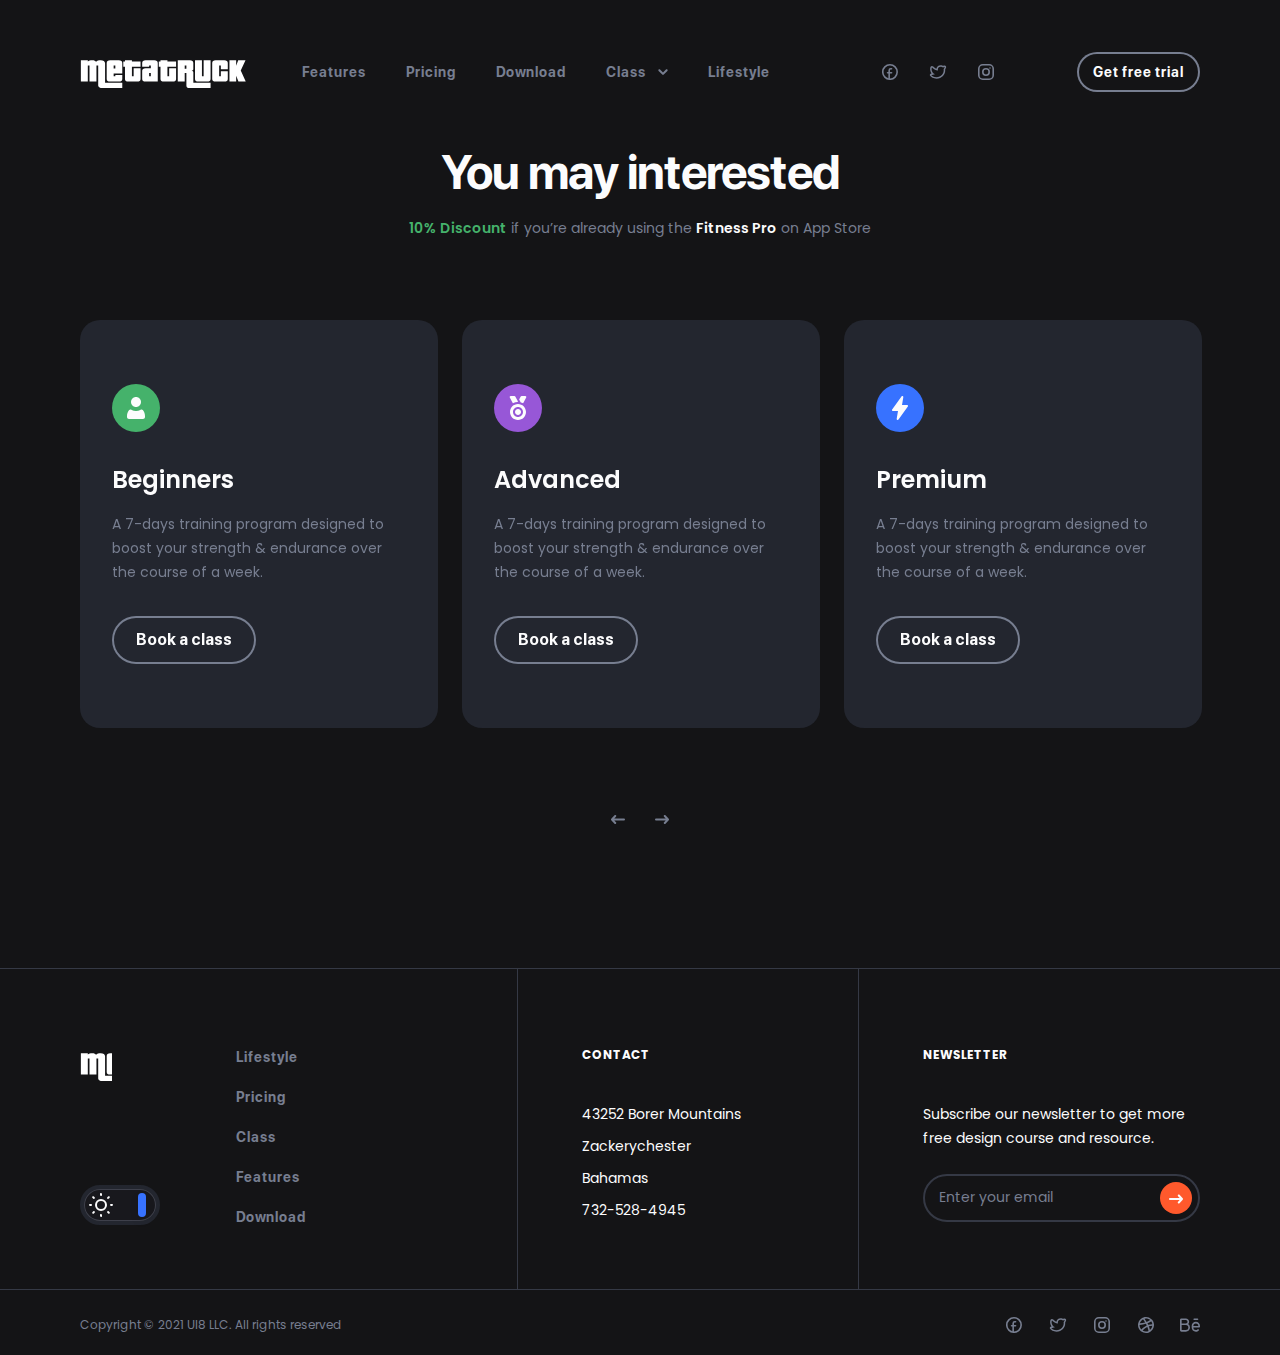
<file: home.html>
<!DOCTYPE html>
<html lang="en">
  <head>
    <meta charset="utf-8">
    <title>Home</title>
    <meta http-equiv="X-UA-Compatible" content="IE=Edge">
    <meta name="viewport" content="width=device-width, initial-scale=1, maximum-scale=1.0, user-scalable=no">
    <meta name="format-detection" content="telephone=no">
    <link rel="apple-touch-icon" sizes="180x180" href="img/apple-touch-icon.png">
    <link rel="icon" type="image/png" sizes="32x32" href="img/favicon-32x32.png">
    <link rel="icon" type="image/png" sizes="16x16" href="img/favicon-16x16.png">
    <link rel="manifest" href="img/site.webmanifest">
    <link rel="mask-icon" href="img/safari-pinned-tab.svg" color="#5bbad5">
    <meta name="msapplication-TileColor" content="#da532c">
    <meta name="theme-color" content="#ffffff">
    <meta name="description" content="Premium Web UI Kit for Fitness Experience">
    <meta name="twitter:card" content="summary">
    <meta name="twitter:site" content="@ui8">
    <meta name="twitter:title" content="Fitness Pro: Website UI Kit">
    <meta name="twitter:description" content="Premium Web UI Kit for Fitness Experience">
    <meta name="twitter:creator" content="@ui8">
    <meta name="twitter:image" content="https://ui8-stacks-fitness-html.herokuapp.com/img/twitter-card.png">
    <meta property="og:title" content="Fitness Pro: Website UI Kit">
    <meta property="og:type" content="Article">
    <meta property="og:url" content="https://ui8.net/ui8/products/fitness-pro-website-ui-kit">
    <meta property="og:image" content="https://ui8-stacks-fitness-html.herokuapp.com/img/fb-og-image.png">
    <meta property="og:description" content="Premium Web UI Kit for Fitness Experience">
    <meta property="og:site_name" content="Fitness Pro: Website UI Kit">
    <meta property="fb:admins" content="132951670226590">
    <link rel="preconnect" href="https://fonts.gstatic.com">
    <link href="https://fonts.googleapis.com/css2?family=Poppins:wght@400;500;600;700&amp;display=swap" rel="stylesheet">
    <link rel="stylesheet" media="all" href="css/app.min.css">
    <script>
      var viewportmeta = document.querySelector('meta[name="viewport"]');
      if (viewportmeta) {
        if (screen.width < 375) {
          var newScale = screen.width / 375;
          viewportmeta.content = 'width=375, minimum-scale=' + newScale + ', maximum-scale=1.0, user-scalable=no, initial-scale=' + newScale + '';
        } else {
          viewportmeta.content = 'width=device-width, maximum-scale=1.0, initial-scale=1.0';
        }
      }
    </script>
  </head>
  <body>
    <script>
        document.body.classList.add("dark");
        document.addEventListener("DOMContentLoaded", function() {
          document.querySelector('.js-theme input').checked = true;
        });
    </script>
    <!-- outer-->
    <div class="outer">
      <!-- header-->
      <header class="header js-header">
        <div class="header__center center"><a class="header__logo" href="index.html"><img class="some-icon" src="img/logo-dark.svg" alt="Fitness Pro"><img class="some-icon-dark" src="img/logo-light.svg" alt="Fitness Pro"></a>
          <div class="header__wrap js-header-wrap">
            <nav class="header__nav"><a class="header__link" href="features.html">Features</a><a class="header__link" href="pricing.html">Pricing</a><a class="header__link" href="download.html">Download</a>
              <div class="header__dropdown js-header-dropdown">
                <div class="header__head js-header-head">Class
                  <svg class="icon icon-arrow-bottom">
                    <use xlink:href="#icon-arrow-bottom"></use>
                  </svg>
                </div>
                <div class="header__body js-header-body">
                  <div class="header__inner">
                    <div class="header__row">
                      <div class="header__col"><a class="header__direction" href="#">
                          <div class="header__info">Find a class to achieve your goals 🔥</div>
                          <div class="header__preview"><img srcSet="img/content/ball@2x.png 2x" src="img/content/ball.png" alt="Ball"></div></a>
                        <div class="header__menu"><a class="header__box" href="class01.html">
                            <div class="header__icon"><img src="img/menu-video.svg" alt="Video"></div>
                            <div class="header__text">Program Videos</div></a><a class="header__box" href="class02.html">
                            <div class="header__icon"><img src="img/menu-class.svg" alt="Class"></div>
                            <div class="header__text">Premium Class</div></a></div>
                      </div>
                      <div class="header__col">
                        <div class="header__line">
                          <div class="header__cell"><a class="header__card" href="class01-details.html">
                              <div class="header__photo"><img srcSet="img/content/header-pic-1@2x.png 2x" src="img/content/header-pic-1.png" alt="Header content">
                                <div class="status-black header__category">featured class</div>
                              </div>
                              <div class="header__top">
                                <div class="header__user">
                                  <div class="header__avatar"><img src="img/content/avatar-1.png" alt="Avatar"></div>
                                  <div class="header__details">
                                    <div class="header__title">Sweet and Tone</div>
                                    <div class="header__trainer">Zack Beier</div>
                                  </div>
                                </div>
                                <div class="status-stroke-green header__level">beginner</div>
                              </div>
                              <div class="header__content">Sweet and Tone is a seven-day bodyweight training program designed to boost your strength and endurance over the course of a week.</div></a></div>
                          <div class="header__cell"><a class="header__item" href="class01-details.html">
                              <div class="header__photo"><img srcSet="img/content/header-pic-2@2x.png 2x" src="img/content/header-pic-2.png" alt="Header content"></div>
                              <div class="header__description">
                                <div class="status-green header__category">yoga</div>
                                <div class="header__user">
                                  <div class="header__avatar"><img src="img/content/avatar-2.png" alt="Avatar"></div>
                                  <div class="header__details">
                                    <div class="header__title">Sweet and Tone</div>
                                    <div class="header__trainer">Zack Beier</div>
                                  </div>
                                </div>
                              </div></a><a class="header__item" href="class01-details.html">
                              <div class="header__photo"><img srcSet="img/content/header-pic-3@2x.png 2x" src="img/content/header-pic-3.png" alt="Header content"></div>
                              <div class="header__description">
                                <div class="status-purple header__category">mindfulness</div>
                                <div class="header__user">
                                  <div class="header__avatar"><img src="img/content/avatar-3.png" alt="Avatar"></div>
                                  <div class="header__details">
                                    <div class="header__title">Sweet and Tone</div>
                                    <div class="header__trainer">Zack Beier</div>
                                  </div>
                                </div>
                              </div></a><a class="header__item" href="class01-details.html">
                              <div class="header__photo"><img srcSet="img/content/header-pic-4@2x.png 2x" src="img/content/header-pic-4.png" alt="Header content"></div>
                              <div class="header__description">
                                <div class="status-red header__category">fitness</div>
                                <div class="header__user">
                                  <div class="header__avatar"><img src="img/content/avatar-4.png" alt="Avatar"></div>
                                  <div class="header__details">
                                    <div class="header__title">Sweet and Tone</div>
                                    <div class="header__trainer">Zack Beier</div>
                                  </div>
                                </div>
                              </div></a></div>
                        </div>
                      </div>
                    </div>
                    <div class="header__foot">
                      <div class="header__stage">Pro Trainers</div>
                      <div class="header__list">
                        <div class="header__user">
                          <div class="header__avatar"><img src="img/content/avatar-1.png" alt="Avatar"></div>
                          <div class="header__details">
                            <div class="header__title">Boyd Reinger</div>
                            <div class="header__trainer">Personal trainer</div>
                          </div>
                        </div>
                        <div class="header__user">
                          <div class="header__avatar"><img src="img/content/avatar-2.png" alt="Avatar"></div>
                          <div class="header__details">
                            <div class="header__title">Randal Jacobson</div>
                            <div class="header__trainer">Personal trainer</div>
                          </div>
                        </div>
                        <div class="header__user">
                          <div class="header__avatar"><img src="img/content/avatar-3.png" alt="Avatar"></div>
                          <div class="header__details">
                            <div class="header__title">Dwight Schamberger</div>
                            <div class="header__trainer">Personal trainer</div>
                          </div>
                        </div>
                        <div class="header__user">
                          <div class="header__avatar"><img src="img/content/avatar-4.png" alt="Avatar"></div>
                          <div class="header__details">
                            <div class="header__title">Omari Gulgowski</div>
                            <div class="header__trainer">Personal trainer</div>
                          </div>
                        </div>
                      </div>
                    </div>
                  </div>
                </div>
              </div><a class="header__link" href="lifestyle.html">Lifestyle</a>
            </nav>
            <div class="header__group">
              <div class="header__contacts">
                <div class="header__element">
                  <div class="header__subtitle">Montanachester</div>
                  <div class="header__text">06787 Block Estates</div>
                </div>
                <div class="header__element">
                  <div class="header__subtitle">Lake Gene</div>
                  <div class="header__text">167 Emard River</div>
                </div>
                <div class="header__element">
                  <div class="header__subtitle">North Hassiefort</div>
                  <div class="header__text">032 Leonora Spurs</div>
                </div>
              </div>
              <div class="header__socials"><a class="header__social" href="https://www.facebook.com/ui8.net/" target="_blank">
                  <svg class="icon icon-facebook">
                    <use xlink:href="#icon-facebook"></use>
                  </svg></a><a class="header__social" href="https://twitter.com/ui8" target="_blank">
                  <svg class="icon icon-twitter">
                    <use xlink:href="#icon-twitter"></use>
                  </svg></a><a class="header__social" href="https://www.instagram.com/ui8net/" target="_blank">
                  <svg class="icon icon-instagram">
                    <use xlink:href="#icon-instagram"></use>
                  </svg></a></div>
              <button class="button-stroke button-small header__button">Get free trial</button>
            </div>
          </div>
          <button class="button-stroke button-small header__button">Get free trial</button>
          <button class="header__burger js-header-burger"></button>
        </div>
      </header>

      <!-- container-->
      <div class="outer__content">
        <div class="section-pb programs">
          <div class="programs__center center">
            <div class="programs__top">
              <h2 class="programs__title h2">You may interested</h2>
              <div class="programs__info"><strong class="programs__green">10% Discount</strong> if you’re already using the <strong class="programs__black">Fitness Pro</strong> on App Store</div>
            </div>
            <div class="programs__wrap">
              <div class="programs__slider js-slider-programs">
                <div class="programs__slide" data-aos="animation-opacity">
                  <div class="programs__item">
                    <div class="programs__icon" style="background-color: #45B26B;"><img src="img/content/user.svg" alt="User"></div>
                    <div class="programs__subtitle">Beginners</div>
                    <div class="programs__content">A 7-days training program designed to boost your strength & endurance over the course of a week.</div><a class="button-stroke programs__button" href="class02-details.html">Book a class</a>
                  </div>
                </div>
                <div class="programs__slide" data-aos="animation-opacity">
                  <div class="programs__item">
                    <div class="programs__icon" style="background-color: #9757D7;"><img src="img/content/medal-1.svg" alt="Medal"></div>
                    <div class="programs__subtitle">Advanced</div>
                    <div class="programs__content">A 7-days training program designed to boost your strength & endurance over the course of a week.</div><a class="button-stroke programs__button" href="class02-details.html">Book a class</a>
                  </div>
                </div>
                <div class="programs__slide" data-aos="animation-opacity">
                  <div class="programs__item">
                    <div class="programs__icon" style="background-color: #3772FF;"><img src="img/content/lightning.svg" alt="Lightning"></div>
                    <div class="programs__subtitle">Premium</div>
                    <div class="programs__content">A 7-days training program designed to boost your strength & endurance over the course of a week.</div><a class="button-stroke programs__button" href="class02-details.html">Book a class</a>
                  </div>
                </div>
                <div class="programs__slide" data-aos="animation-opacity">
                  <div class="programs__item">
                    <div class="programs__icon" style="background-color: #45B26B;"><img src="img/content/user.svg" alt="User"></div>
                    <div class="programs__subtitle">Beginners</div>
                    <div class="programs__content">A 7-days training program designed to boost your strength & endurance over the course of a week.</div><a class="button-stroke programs__button" href="class02-details.html">Book a class</a>
                  </div>
                </div>
                <div class="programs__slide" data-aos="animation-opacity">
                  <div class="programs__item">
                    <div class="programs__icon" style="background-color: #9757D7;"><img src="img/content/medal-1.svg" alt="Medal"></div>
                    <div class="programs__subtitle">Advanced</div>
                    <div class="programs__content">A 7-days training program designed to boost your strength & endurance over the course of a week.</div><a class="button-stroke programs__button" href="class02-details.html">Book a class</a>
                  </div>
                </div>
                <div class="programs__slide" data-aos="animation-opacity">
                  <div class="programs__item">
                    <div class="programs__icon" style="background-color: #3772FF;"><img src="img/content/lightning.svg" alt="Lightning"></div>
                    <div class="programs__subtitle">Premium</div>
                    <div class="programs__content">A 7-days training program designed to boost your strength & endurance over the course of a week.</div><a class="button-stroke programs__button" href="class02-details.html">Book a class</a>
                  </div>
                </div>
              </div>
            </div>
          </div>
        </div>
      </div>
      <!-- footer-->
      <footer class="footer">
        <div class="footer__body">
          <div class="footer__center center">
            <div class="footer__col">
              <div class="footer__box"><a class="footer__logo" href="index.html"><img class="some-icon" src="img/logo-dark.svg" alt="Fitness Pro"><img class="some-icon-dark" src="img/logo-light.svg" alt="Fitness Pro"></a>
                <label class="theme js-theme">
                  <input class="theme__input" type="checkbox"/><span class="theme__inner"><span class="theme__box"></span><span class="theme__icon">
                      <svg class="icon icon-moon">
                        <use xlink:href="#icon-moon"></use>
                      </svg>
                      <svg class="icon icon-sun">
                        <use xlink:href="#icon-sun"></use>
                      </svg></span></span>
                </label>
              </div>
              <div class="footer__item">
                <div class="footer__category">footer nav
                  <svg class="icon icon-arrow-bottom">
                    <use xlink:href="#icon-arrow-bottom"></use>
                  </svg>
                </div>
                <div class="footer__menu"><a class="footer__link" href="lifestyle.html">Lifestyle</a><a class="footer__link" href="pricing.html">Pricing</a><a class="footer__link" href="class01.html">Class</a><a class="footer__link" href="features.html">Features</a><a class="footer__link" href="download.html">Download</a></div>
              </div>
            </div>
            <div class="footer__col">
              <div class="footer__category">contact</div>
              <div class="footer__info">
                <p>43252 Borer Mountains</p>
                <p>Zackerychester</p>
                <p>Bahamas</p>
                <p>732-528-4945</p>
              </div>
            </div>
            <div class="footer__col">
              <div class="footer__category">newsletter</div>
              <div class="footer__info">Subscribe our newsletter to get more free design course and resource.</div>
              <form class="subscription">
                <input class="subscription__input" type="email" placeholder="Enter your email" required="required"/>
                <button class="subscription__btn">
                  <svg class="icon icon-arrow-right">
                    <use xlink:href="#icon-arrow-right"></use>
                  </svg>
                </button>
              </form>
            </div>
          </div>
        </div>
        <div class="footer__bottom">
          <div class="footer__center center">
            <div class="footer__copyright">Copyright © 2021 UI8 LLC. All rights reserved</div>
            <div class="footer__socials"><a class="footer__social" href="https://www.facebook.com/ui8.net/" target="_blank">
                <svg class="icon icon-facebook">
                  <use xlink:href="#icon-facebook"></use>
                </svg></a><a class="footer__social" href="https://twitter.com/ui8" target="_blank">
                <svg class="icon icon-twitter">
                  <use xlink:href="#icon-twitter"></use>
                </svg></a><a class="footer__social" href="https://www.instagram.com/ui8net/" target="_blank">
                <svg class="icon icon-instagram">
                  <use xlink:href="#icon-instagram"></use>
                </svg></a><a class="footer__social" href="https://dribbble.com/ui8" target="_blank">
                <svg class="icon icon-dribbble">
                  <use xlink:href="#icon-dribbble"></use>
                </svg></a><a class="footer__social" href="https://www.behance.net/ui8" target="_blank">
                <svg class="icon icon-behance">
                  <use xlink:href="#icon-behance"></use>
                </svg></a></div>
          </div>
        </div>
      </footer>
    </div>
    <!-- scripts-->
    <script src="js/lib/jquery.min.js"></script>
    <script src="js/lib/slick.min.js"></script>
    <script src="js/lib/jquery.nice-select.min.js"></script>
    <script src="js/lib/jquery.magnific-popup.min.js"></script>
    <script src="js/lib/aos.js"></script>
    <script src="js/app.js"></script>
    <!-- svg sprite-->
    <div style="display: none"><svg width="0" height="0">
<symbol xmlns="http://www.w3.org/2000/svg" viewBox="0 0 16 16" id="icon-arrow-right">
<path d="M10.39 3.153c.464-.428 1.187-.399 1.615.065l3.692 4c.404.438.404 1.113 0 1.55l-3.692 4c-.428.464-1.151.493-1.615.065s-.493-1.151-.065-1.615l1.922-2.082H1.143C.512 9.136 0 8.624 0 7.993S.512 6.85 1.143 6.85h11.104l-1.922-2.082c-.428-.464-.399-1.187.065-1.615z"></path>
</symbol>
<symbol xmlns="http://www.w3.org/2000/svg" viewBox="0 0 16 16" id="icon-arrow-bottom">
<path d="M15.039 3.961c-.653-.653-1.713-.653-2.366 0L8 8.634 3.327 3.961c-.653-.653-1.713-.653-2.366 0s-.653 1.713 0 2.366l5.856 5.856c.653.653 1.713.653 2.366 0l5.856-5.856c.653-.653.653-1.713 0-2.366z"></path>
</symbol>
<symbol xmlns="http://www.w3.org/2000/svg" viewBox="0 0 16 16" id="icon-arrow-right-empty">
<path d="M5.551 15.665l-.1.089c-.449.355-1.102.326-1.517-.089-.446-.446-.446-1.17 0-1.616h0l6.048-6.05-6.048-6.048-.089-.1C3.491 1.403 3.52.749 3.935.335c.446-.446 1.17-.446 1.616 0h0l6.857 6.857.089.1c.355.449.326 1.102-.089 1.517h0l-6.857 6.857z"></path>
</symbol>
<symbol xmlns="http://www.w3.org/2000/svg" viewBox="0 0 16 16" id="icon-arrow-down">
<path d="M12.833 10.39c.428.464.399 1.187-.065 1.615l-4 3.692c-.438.404-1.113.404-1.55 0l-4-3.692c-.464-.428-.493-1.151-.065-1.615s1.151-.493 1.615-.065l2.082 1.922V1.143C6.85.512 7.362 0 7.993 0s1.143.512 1.143 1.143v11.104l2.082-1.922c.464-.428 1.187-.399 1.615.065z"></path>
</symbol>
<symbol xmlns="http://www.w3.org/2000/svg" viewBox="0 0 16 16" id="icon-arrow-prev">
<path d="M5.61 13.697c-.464.428-1.187.399-1.615-.065l-3.692-4c-.404-.438-.404-1.113 0-1.55l3.692-4c.428-.464 1.151-.493 1.615-.065s.493 1.151.065 1.615L3.753 7.714h11.104c.631 0 1.143.512 1.143 1.143S15.488 10 14.857 10H3.753l1.922 2.082c.428.464.399 1.187-.065 1.615z"></path>
</symbol>
<symbol xmlns="http://www.w3.org/2000/svg" viewBox="0 0 16 16" id="icon-arrow-next">
<path d="M10.39 3.303c.464-.428 1.187-.399 1.615.065l3.692 4c.404.438.404 1.113 0 1.55l-3.692 4c-.428.464-1.151.493-1.615.065s-.493-1.151-.065-1.615l1.922-2.082H1.143C.512 9.286 0 8.774 0 8.143S.512 7 1.143 7h11.104l-1.922-2.082c-.428-.464-.399-1.187.065-1.615z"></path>
</symbol>
<symbol xmlns="http://www.w3.org/2000/svg" viewBox="0 0 16 16" id="icon-instagram">
<path d="M11.2 0A4.8 4.8 0 0 1 16 4.8h0v6.4a4.8 4.8 0 0 1-4.8 4.8h0-6.4A4.8 4.8 0 0 1 0 11.2h0V4.8A4.8 4.8 0 0 1 4.8 0h0zm0 1.6H4.8a3.2 3.2 0 0 0-3.2 3.2v6.4a3.2 3.2 0 0 0 3.2 3.2h6.4a3.2 3.2 0 0 0 3.2-3.2V4.8a3.2 3.2 0 0 0-3.2-3.2zM8 4a4 4 0 1 1 0 8 4 4 0 1 1 0-8zm0 1.6a2.4 2.4 0 0 0 0 4.8 2.4 2.4 0 0 0 0-4.8zm4-2.4a.8.8 0 1 1 0 1.6.8.8 0 1 1 0-1.6z"></path>
</symbol>
<symbol xmlns="http://www.w3.org/2000/svg" viewBox="0 0 16 16" id="icon-facebook">
<path d="M7.967.017a8 8 0 1 1 0 16 8 8 0 1 1 0-16zm0 1.6a6.4 6.4 0 0 0-6.4 6.4c0 2.982 2.039 5.487 4.799 6.198l.001-4.598h-.8a.8.8 0 1 1 0-1.6h.8v-1.6a2.4 2.4 0 0 1 2.4-2.4h.8a.8.8 0 1 1 0 1.6h0-.8a.8.8 0 0 0-.8.8h0v1.6h1.6a.8.8 0 1 1 0 1.6h0-1.6v4.8a6.4 6.4 0 0 0 0-12.8z"></path>
</symbol>
<symbol xmlns="http://www.w3.org/2000/svg" viewBox="0 0 16 16" id="icon-twitter">
<path d="M2.121 9.233C1.018 9.236.306 10.492.986 11.444c.973 1.363 2.737 2.456 5.681 2.456 4.563 0 8.226-3.719 7.714-8.113l.751-1.503c.521-1.042-.384-2.227-1.527-1.999l-.993.198c-.263-.139-.535-.244-.768-.32-.454-.148-1.003-.265-1.511-.265-.913 0-1.701.234-2.327.704-.619.464-.968 1.075-1.159 1.635-.088.258-.147.518-.185.766-.354-.111-.715-.261-1.069-.445-.802-.415-1.451-.942-1.817-1.404-.614-.775-1.915-.717-2.371.29-.643 1.42-.467 3.102.111 4.462a6.57 6.57 0 0 0 .754 1.324l-.151.001zm4.546 3.333c-2.576 0-3.907-.933-4.596-1.898-.031-.043 0-.102.054-.103.701-.002 2.139-.035 3.087-.59.049-.029.038-.101-.016-.119-2.211-.743-3.467-3.891-2.575-5.86.02-.045.081-.051.112-.012C3.752 5.271 5.98 6.531 7.919 6.566c.042.001.074-.037.067-.079-.078-.507-.376-3.254 2.347-3.254.65 0 1.618.317 1.974.642a.07.07 0 0 0 .061.017l1.498-.3c.054-.011.098.046.073.095l-.929 1.858c-.006.013-.008.028-.006.042.651 3.658-2.345 6.978-6.337 6.978z"></path>
</symbol>
<symbol xmlns="http://www.w3.org/2000/svg" viewBox="0 0 16 16" id="icon-dribbble">
<path d="M8 0a7.97 7.97 0 0 1 5.441 2.135h0l.012.011.191.184-.203-.195.251.244.391.425.058.069.122.15.07.09a7.96 7.96 0 0 1 1.606 3.903l.021.186.002.015.01.111-.012-.127.024.299L16 8l-.004.249L16 8l-.025.632-.013.149-.002.02c-.248 2.499-1.647 4.659-3.658 5.945l-.017.011-.028.018-.236.143.264-.161-.307.186-.531.279-.114.053-.211.093-.034.014C10.138 15.78 9.095 16 8 16c-1.715 0-3.304-.54-4.606-1.458h0l-.033-.024-.468-.36-.025-.021-.186-.161-.062-.056-.414-.405-.024-.025C.829 12.057 0 10.125 0 8l.005-.297L0 7.993l.011-.415.013-.199.007-.09.02-.203.019-.156.027-.186.016-.1.04-.216.008-.037C.643 4.036 2.157 2.059 4.21.953l-.266.15.301-.169.27-.137.088-.042.154-.07.124-.054.536-.205.031-.011C6.25.146 7.108 0 8 0zm1.356 9.906c-1.362.66-2.858 1.732-4.775 3.502A6.35 6.35 0 0 0 8 14.4a6.38 6.38 0 0 0 2.504-.508 24.45 24.45 0 0 0-1.148-3.985zm4.991-1.08l-.04.001c-1.289.046-2.38.169-3.462.495a25.99 25.99 0 0 1 1.113 3.706 6.39 6.39 0 0 0 2.389-4.202zM7.942 6.86c-1.85.583-3.914.939-6.34 1.076A.85.85 0 0 0 1.6 8c0 1.695.659 3.237 1.735 4.382 2.086-1.945 3.78-3.18 5.397-3.951L7.942 6.86zm5.266-2.581l-.147.101c-1.136.761-2.314 1.406-3.597 1.931l.759 1.53c1.34-.425 2.665-.568 4.129-.616a6.34 6.34 0 0 0-1.144-2.946zM4.958 2.37l-.126.068c-1.459.833-2.558 2.223-3.009 3.88 2.028-.132 3.752-.426 5.288-.878-.639-1.026-1.357-2.042-2.153-3.07zM8 1.6a6.42 6.42 0 0 0-1.485.173l2.147 3.135c1.224-.484 2.349-1.087 3.444-1.816C10.995 2.16 9.563 1.6 8 1.6z"></path>
</symbol>
<symbol xmlns="http://www.w3.org/2000/svg" viewBox="0 0 16 16" id="icon-behance">
<path d="M12.667 5.367C14.508 5.367 16 6.86 16 8.701v.667c0 .368-.298.667-.667.667h-4.667a2 2 0 0 0 2 2 1.99 1.99 0 0 0 1.233-.425c.177-.139.387-.242.612-.242.571 0 .937.59.537.998-.605.618-1.449 1.002-2.382 1.002-1.841 0-3.333-1.492-3.333-3.333V8.701c0-1.841 1.492-3.333 3.333-3.333zm-8-2.667c1.473 0 2.667 1.194 2.667 2.667a2.66 2.66 0 0 1-.8 1.905A3.33 3.33 0 0 1 8 10.033c0 1.841-1.492 3.333-3.333 3.333h0-3.524C.512 13.367 0 12.855 0 12.224h0V3.767C0 3.178.478 2.7 1.067 2.7h0zm0 5.333H1.333v4h3.333a2 2 0 0 0 0-4zm8-1.333a2 2 0 0 0-2 2h4a2 2 0 0 0-2-2zm-8-2.667H1.333V6.7h3.333C5.403 6.7 6 6.103 6 5.367s-.597-1.333-1.333-1.333zM14 2.7c.368 0 .667.298.667.667s-.298.667-.667.667h0-2.667c-.368 0-.667-.298-.667-.667s.298-.667.667-.667h0z"></path>
</symbol>
<symbol xmlns="http://www.w3.org/2000/svg" viewBox="0 0 16 16" id="icon-linkedin">
<path d="M12.8.001a3.2 3.2 0 0 1 3.2 3.2h0v9.6a3.2 3.2 0 0 1-3.2 3.2h0-9.6a3.2 3.2 0 0 1-3.2-3.2h0v-9.6a3.2 3.2 0 0 1 3.2-3.2h0zm0 1.6H3.2a1.6 1.6 0 0 0-1.6 1.6v9.6a1.6 1.6 0 0 0 1.6 1.6h9.6a1.6 1.6 0 0 0 1.6-1.6v-9.6a1.6 1.6 0 0 0-1.6-1.6zM4 6.401a.8.8 0 0 1 .8.8h0v4.8a.8.8 0 0 1-1.6 0h0v-4.8a.8.8 0 0 1 .8-.8zm5.6 0a3.2 3.2 0 0 1 3.2 3.2v2.4a.8.8 0 1 1-1.6 0v-2.4a1.6 1.6 0 0 0-3.2 0v2.4a.8.8 0 0 1-1.6 0v-4.8a.8.8 0 0 1 1.529-.33c.486-.298 1.059-.47 1.671-.47zM4 3.201a.8.8 0 0 1 0 1.6.8.8 0 0 1 0-1.6z"></path>
</symbol>
<symbol xmlns="http://www.w3.org/2000/svg" viewBox="0 0 16 16" id="icon-play">
<path d="M1.509 2.463c0-1.71 1.876-2.755 3.33-1.855l8.945 5.538c1.378.853 1.378 2.857 0 3.711l-8.945 5.538c-1.454.899-3.33-.147-3.33-1.856V2.463z"></path>
</symbol>
<symbol xmlns="http://www.w3.org/2000/svg" viewBox="0 0 16 16" id="icon-info">
<path d="M8 0a1.6 1.6 0 1 0 0 3.2A1.6 1.6 0 1 0 8 0zm0 6.4A1.6 1.6 0 0 0 6.4 8v6.4a1.6 1.6 0 1 0 3.2 0V8A1.6 1.6 0 0 0 8 6.4z"></path>
</symbol>
<symbol xmlns="http://www.w3.org/2000/svg" viewBox="0 0 16 16" id="icon-check">
<path d="M14.049 2.635c.446-.446 1.17-.446 1.616 0 .412.412.444 1.06.095 1.509l-.095.108-9.143 9.143c-.412.412-1.06.444-1.509.095l-.108-.095L.335 8.822c-.446-.446-.446-1.17 0-1.616.412-.412 1.06-.444 1.509-.095l.108.095 3.763 3.762 8.335-8.334z"></path>
</symbol>
<symbol xmlns="http://www.w3.org/2000/svg" viewBox="0 0 16 16" id="icon-download">
<path d="M10.943 5.887l1.395.107c1.08.114 1.941.88 2.07 2.011.074.645.133 1.575.133 2.905l-.133 2.905c-.129 1.13-.988 1.897-2.069 2.011-.859.091-2.227.175-4.344.175s-3.485-.085-4.344-.175c-1.08-.114-1.939-.88-2.069-2.011-.074-.645-.133-1.575-.133-2.905l.133-2.905c.129-1.131.99-1.897 2.07-2.011l1.395-.107c.401-.021.744.286.765.688s-.286.744-.688.765l-1.32.101c-.455.048-.731.327-.777.729-.066.577-.123 1.451-.123 2.74l.123 2.74c.046.403.322.681.776.729.796.084 2.111.167 4.191.167l4.191-.167c.454-.048.73-.327.776-.729.066-.577.123-1.451.123-2.74l-.123-2.74c-.046-.402-.322-.682-.777-.729l-1.32-.101c-.401-.021-.709-.364-.688-.765s.364-.709.765-.688zM8.51.213l2.545 2.545a.73.73 0 0 1 0 1.029c-.284.284-.745.284-1.029 0L8.723 2.483v6.972c0 .402-.326.727-.727.727s-.727-.326-.727-.727V2.483L5.964 3.787c-.284.284-.745.284-1.029 0s-.284-.745 0-1.029L7.481.213c.284-.284.745-.284 1.029 0z"></path>
</symbol>
<symbol xmlns="http://www.w3.org/2000/svg" viewBox="0 0 16 16" id="icon-calendar">
<path d="M11.999 0a.8.8 0 0 1 .8.8h0l-.001.799.802.001a2.4 2.4 0 0 1 2.394 2.236L16 4v9.6a2.4 2.4 0 0 1-2.4 2.4h0H2.4A2.4 2.4 0 0 1 0 13.6h0V4a2.4 2.4 0 0 1 2.4-2.4h0l.798-.001L3.199.8a.8.8 0 0 1 .7-.794l.1-.006a.8.8 0 0 1 .8.8h0l-.001.799h6.4L11.199.8a.8.8 0 0 1 .7-.794zM13.6 3.2l-.802-.001.001.801a.8.8 0 0 1-.7.794l-.1.006a.8.8 0 0 1-.8-.8h0l-.001-.801h-6.4L4.799 4a.8.8 0 0 1-.7.794l-.1.006a.8.8 0 0 1-.8-.8h0l-.001-.801L2.4 3.2a.8.8 0 0 0-.8.8v9.6a.8.8 0 0 0 .8.8h11.2a.8.8 0 0 0 .8-.8V4a.8.8 0 0 0-.8-.8zm-4.801 8a.8.8 0 1 1 0 1.6h0-4.8a.8.8 0 1 1 0-1.6h0zm3.2-3.2a.8.8 0 1 1 0 1.6h0-5.6a.8.8 0 1 1 0-1.6h0z"></path>
</symbol>
<symbol xmlns="http://www.w3.org/2000/svg" viewBox="0 0 16 16" id="icon-scoreboard">
<path d="M13.333 2.65C14.806 2.65 16 3.844 16 5.317h0v5.333c0 1.473-1.194 2.667-2.667 2.667h0H2.667C1.194 13.317 0 12.123 0 10.65h0V5.317C0 3.844 1.194 2.65 2.667 2.65h0zm0 1.333H2.667c-.736 0-1.333.597-1.333 1.333v5.333c0 .736.597 1.333 1.333 1.333h10.667c.736 0 1.333-.597 1.333-1.333V5.317c0-.736-.597-1.333-1.333-1.333zm-1 1.333a1 1 0 0 1 1 1V7.65a1 1 0 0 1-1 1h-1v.667h1.333c.368 0 .667.298.667.667s-.298.667-.667.667H11a1 1 0 0 1-1-1V8.317a1 1 0 0 1 1-1h1V6.65h-1.333c-.368 0-.667-.298-.667-.667s.298-.667.667-.667h1.667zm-7.666 0c.368 0 .667.298.667.667v3.333c.368 0 .667.298.667.667s-.298.667-.667.667H4.001c-.368 0-.667-.298-.667-.667s.298-.667.667-.667V6.65c-.368 0-.667-.298-.667-.667s.298-.667.667-.667h.667zM8.001 8.65c.368 0 .667.298.667.667s-.298.667-.667.667-.667-.298-.667-.667.298-.667.667-.667zm0-2.667c.368 0 .667.298.667.667s-.298.667-.667.667-.667-.298-.667-.667.298-.667.667-.667z"></path>
</symbol>
<symbol xmlns="http://www.w3.org/2000/svg" viewBox="0 0 16 16" id="icon-clock">
<path d="M8 0a8 8 0 1 1 0 16A8 8 0 1 1 8 0zm0 1.6a6.4 6.4 0 0 0 0 12.8A6.4 6.4 0 1 0 8 1.6zm0 1.6a.8.8 0 0 1 .8.8v3.669l1.766 1.766a.8.8 0 0 1-1.131 1.131l-2-2A.8.8 0 0 1 7.2 8V4a.8.8 0 0 1 .8-.8z"></path>
</symbol>
<symbol xmlns="http://www.w3.org/2000/svg" viewBox="0 0 16 16" id="icon-candlesticks">
<path d="M7.833 4.409c.402 0 .727.326.727.727h0l.001 1.579c.846.3 1.453 1.108 1.453 2.057h0v2.182c0 .949-.606 1.757-1.453 2.057l-.001.852c0 .402-.326.727-.727.727s-.727-.326-.727-.727h0l-.001-.851c-.847-.299-1.455-1.107-1.455-2.057h0V8.772c0-.95.607-1.758 1.455-2.057l.001-1.578c0-.402.326-.727.727-.727zM2.015 1.5c.402 0 .727.326.727.727h0v.852c.847.3 1.454 1.108 1.454 2.057h0V6.59c0 .95-.607 1.757-1.454 2.057v3.76c0 .402-.326.727-.727.727s-.727-.326-.727-.727h0v-3.76C.44 8.349-.168 7.54-.168 6.59h0V5.136c0-.95.608-1.759 1.455-2.058v-.851c0-.402.326-.727.727-.727zm11.634 0c.402 0 .727.326.727.727h0v.851c.848.299 1.456 1.107 1.456 2.058h0v3.636c0 .951-.608 1.759-1.456 2.058v1.578c0 .402-.326.727-.727.727s-.727-.326-.727-.727h0l.001-1.579c-.846-.3-1.453-1.108-1.453-2.057h0V5.136c0-.949.606-1.757 1.453-2.057l-.001-.852c0-.402.326-.727.727-.727zM7.832 8.045c-.402 0-.727.326-.727.727v2.182c0 .402.326.727.727.727s.727-.326.727-.727V8.772c0-.402-.326-.727-.727-.727zm5.819-3.636c-.402 0-.727.326-.727.727v3.636c0 .402.326.727.727.727s.727-.326.727-.727V5.136c0-.402-.326-.727-.727-.727zm-11.637 0c-.402 0-.727.326-.727.727V6.59c0 .402.326.727.727.727s.727-.326.727-.727V5.136c0-.402-.326-.727-.727-.727z"></path>
</symbol>
<symbol xmlns="http://www.w3.org/2000/svg" viewBox="0 0 16 16" id="icon-lock">
<path d="M7.995 0c2.008 0 3.636 1.628 3.636 3.636v2.306c1.532.176 2.716 1.396 2.828 2.951l.081 2.015-.081 2.015c-.117 1.612-1.384 2.863-2.997 2.966L7.995 16a54.94 54.94 0 0 1-3.468-.11c-1.613-.103-2.88-1.354-2.997-2.966l-.081-2.015.081-2.015c.117-1.612 1.384-2.863 2.997-2.966l-.168.014V3.636C4.359 1.628 5.987 0 7.995 0zm0 7.273l-3.376.107a1.73 1.73 0 0 0-1.638 1.619l-.077 1.911.077 1.911a1.73 1.73 0 0 0 1.638 1.619l3.376.107 3.376-.107a1.73 1.73 0 0 0 1.638-1.619l.077-1.911-.077-1.911a1.73 1.73 0 0 0-1.638-1.619l-3.376-.107zm0 1.455c.803 0 1.455.651 1.455 1.455 0 .538-.293 1.008-.727 1.26h0v.922c0 .402-.326.727-.727.727s-.727-.326-.727-.727h0v-.922c-.435-.251-.727-.722-.727-1.26 0-.803.651-1.455 1.455-1.455zm0-7.273a2.18 2.18 0 0 0-2.182 2.182l-.002 2.225 2.184-.043 2.184.043-.002-2.225a2.18 2.18 0 0 0-2.182-2.182z"></path>
</symbol>
<symbol xmlns="http://www.w3.org/2000/svg" viewBox="0 0 16 16" id="icon-user">
<path d="M7.995 0c2.41 0 4.364 1.954 4.364 4.364 0 1.347-.61 2.551-1.569 3.351l-.145.116c2.295 1.017 3.896 3.315 3.896 5.987v1.454c0 .402-.326.727-.727.727s-.727-.326-.727-.727v-1.454a5.09 5.09 0 1 0-10.182 0v1.454c0 .402-.326.727-.727.727s-.727-.326-.727-.727v-1.454c0-2.672 1.601-4.971 3.897-5.987-1.043-.797-1.715-2.054-1.715-3.467C3.632 1.954 5.585 0 7.995 0zm0 1.455a2.91 2.91 0 0 0-2.909 2.909 2.91 2.91 0 0 0 2.909 2.909 2.91 2.91 0 0 0 2.909-2.909 2.91 2.91 0 0 0-2.909-2.909z"></path>
</symbol>
<symbol xmlns="http://www.w3.org/2000/svg" viewBox="0 0 16 16" id="icon-button-play">
<path d="M8 1.45c1.87 0 3.473.134 4.694.286a3.5 3.5 0 0 1 3.058 3.013c.136.965.248 2.106.248 3.246a23.73 23.73 0 0 1-.248 3.246 3.5 3.5 0 0 1-3.058 3.013A38.07 38.07 0 0 1 8 14.541a38.07 38.07 0 0 1-4.694-.286 3.5 3.5 0 0 1-3.058-3.013C.112 10.276 0 9.136 0 7.995s.112-2.281.248-3.246a3.5 3.5 0 0 1 3.058-3.013C4.527 1.584 6.13 1.45 8 1.45zm0 1.455c-1.802 0-3.344.129-4.514.275a2.05 2.05 0 0 0-1.798 1.773c-.13.923-.233 1.992-.233 3.043s.104 2.121.233 3.043a2.05 2.05 0 0 0 1.798 1.773c1.17.146 2.712.275 4.514.275s3.344-.129 4.514-.275a2.05 2.05 0 0 0 1.798-1.773 22.28 22.28 0 0 0 .233-3.043c0-1.052-.104-2.121-.233-3.043a2.05 2.05 0 0 0-1.798-1.773c-1.17-.146-2.712-.275-4.514-.275zm-1.07 2.15l3.719 2.324a.73.73 0 0 1 0 1.233L6.93 10.936a.73.73 0 0 1-1.113-.617V5.671a.73.73 0 0 1 1.113-.617z"></path>
</symbol>
<symbol xmlns="http://www.w3.org/2000/svg" viewBox="0 0 16 16" id="icon-search">
<path d="M6.609 0a6.61 6.61 0 0 1 6.609 6.609 6.58 6.58 0 0 1-1.256 3.877l3.733 3.733c.408.408.408 1.068 0 1.476-.376.376-.968.405-1.377.087l-.098-.087-3.732-3.733a6.58 6.58 0 0 1-3.877 1.256A6.61 6.61 0 0 1 0 6.609 6.61 6.61 0 0 1 6.609 0zm0 2.087c-2.497 0-4.522 2.025-4.522 4.522s2.025 4.522 4.522 4.522 4.522-2.025 4.522-4.522-2.025-4.522-4.522-4.522z"></path>
</symbol>
<symbol xmlns="http://www.w3.org/2000/svg" viewBox="0 0 16 16" id="icon-close">
<path d="M.335.335c.446-.446 1.17-.446 1.616 0L8 6.384 14.049.335c.446-.446 1.17-.446 1.616 0s.446 1.17 0 1.616L9.616 8l6.049 6.049c.446.446.446 1.17 0 1.616s-1.17.446-1.616 0L8 9.616l-6.049 6.049c-.446.446-1.17.446-1.616 0s-.446-1.17 0-1.616L6.384 8 .335 1.951c-.446-.446-.446-1.17 0-1.616"></path>
</symbol>
<symbol xmlns="http://www.w3.org/2000/svg" viewBox="0 0 16 16" id="icon-moon">
<path d="M6.584.005c.576-.116 1.012.512.703 1.012-1.596 2.578-1.209 5.997.97 8.23 1.668 1.608 3.979 2.285 6.273 1.903a.67.67 0 0 1 .694.996c-.279.488-.687.989-1.182 1.484-3.158 3.148-8.268 3.148-11.427 0-3.15-3.15-3.15-8.277-.015-11.411h0l.183-.188A7.44 7.44 0 0 1 6.584.005zM5.433 1.79l-.148.071a6.17 6.17 0 0 0-1.721 1.292h0l-.141.145a6.75 6.75 0 0 0 .14 9.382 6.75 6.75 0 0 0 9.527 0h0l.083-.085-.142-.001a8.57 8.57 0 0 1-5.539-2.216h0l-.183-.172C5.104 7.933 4.424 4.665 5.416 1.835h0l.016-.046.001.001zm9.194.159c.631-.523 1.506.39.891 1.003h0l-.078.086c-.599.728-.573 2.343.078 2.993h0l.054.058c.523.631-.39 1.506-1.003.891h0l-.086-.078c-.728-.599-2.343-.573-2.993.078h0l-.058.054c-.631.523-1.506-.39-.891-1.003h0l.078-.086c.599-.728.573-2.343-.078-2.993h0l-.054-.058c-.523-.631.39-1.506 1.003-.891h0l.086.078c.728.599 2.343.573 2.993-.078h0l.058-.054zm-.905 1.849l-.095.015a4.42 4.42 0 0 1-1.195 0h0l-.096-.015.015.097a4.42 4.42 0 0 1 0 1.195h0l-.015.096.096-.015a4.42 4.42 0 0 1 1.195 0h0l.095.015-.021-.097a4.42 4.42 0 0 1 0-1.195h0l.015-.097.007.001z"></path>
</symbol>
<symbol xmlns="http://www.w3.org/2000/svg" viewBox="0 0 16 16" id="icon-sun">
<path d="M8.001 14.001c.338 0 .623.253.662.589l.005.078v.667c0 .353-.275.644-.628.665s-.659-.237-.701-.587l-.005-.078v-.667c0-.368.299-.667.667-.667zm5.142-1.8l.063.055.467.467c.248.249.26.648.028.912s-.63.302-.908.086l-.063-.055-.467-.467c-.248-.249-.26-.648-.028-.912s.63-.302.908-.086zm-9.405.055c.238.238.261.615.055.88l-.055.063-.467.467c-.249.248-.648.26-.912.028s-.302-.63-.086-.908l.055-.063.467-.467c.26-.26.682-.26.943 0h0zM8.001 4a4 4 0 1 1 0 8.001 4 4 0 1 1 0-8.001zm0 1.333a2.67 2.67 0 0 0-2.667 2.667 2.67 2.67 0 0 0 2.667 2.667 2.67 2.67 0 0 0 2.667-2.667 2.67 2.67 0 0 0-2.667-2.667zm-6.667 2c.353 0 .644.275.665.628s-.237.659-.587.701l-.078.005H.667c-.353 0-.644-.275-.665-.628s.237-.659.587-.701l.078-.005h.667zm14.001 0c.353 0 .644.275.665.628s-.237.659-.587.701l-.078.005h-.667c-.353 0-.644-.275-.665-.628s.237-.659.587-.701l.078-.005h.667zM3.209 2.267l.063.055.467.467c.248.249.26.648.028.912s-.63.302-.908.086l-.063-.055-.467-.467c-.248-.249-.26-.648-.028-.912s.63-.302.908-.086zm10.464.055c.238.238.261.615.055.88l-.055.063-.467.467c-.249.248-.648.26-.912.028s-.302-.63-.086-.908l.055-.063.467-.467c.26-.26.682-.26.943 0h0zM8.001 0c.338 0 .623.253.662.589l.005.078v.667c0 .353-.275.644-.628.665s-.659-.237-.701-.587l-.005-.078V.667c0-.368.299-.667.667-.667z"></path>
</symbol>
</svg>
    </div>
  </body>
</html>
</file>
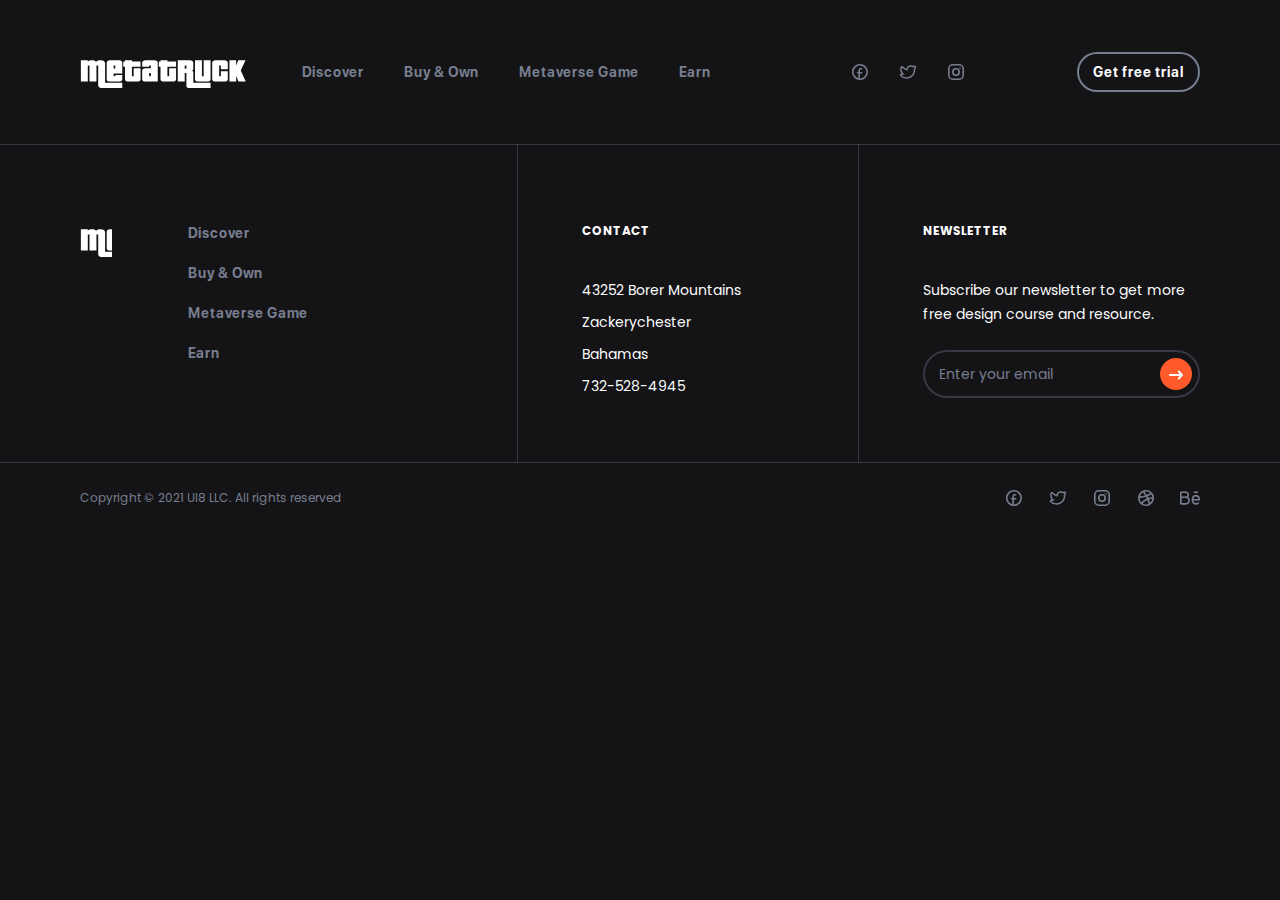
<file: init.html>
<!DOCTYPE html>
<html lang="en">
  <head>
    <meta charset="utf-8">
    <title>Home</title>
    <meta http-equiv="X-UA-Compatible" content="IE=Edge">
    <meta name="viewport" content="width=device-width, initial-scale=1, maximum-scale=1.0, user-scalable=no">
    <meta name="format-detection" content="telephone=no">
    <link rel="apple-touch-icon" sizes="180x180" href="img/apple-touch-icon.png">
    <link rel="icon" type="image/png" sizes="32x32" href="img/favicon-32x32.png">
    <link rel="icon" type="image/png" sizes="16x16" href="img/favicon-16x16.png">
    <link rel="manifest" href="img/site.webmanifest">
    <link rel="mask-icon" href="img/safari-pinned-tab.svg" color="#5bbad5">
    <meta name="msapplication-TileColor" content="#da532c">
    <meta name="theme-color" content="#ffffff">
    <meta name="description" content="Premium Web UI Kit for Fitness Experience">
    <meta name="twitter:card" content="summary">
    <meta name="twitter:site" content="@ui8">
    <meta name="twitter:title" content="Fitness Pro: Website UI Kit">
    <meta name="twitter:description" content="Premium Web UI Kit for Fitness Experience">
    <meta name="twitter:creator" content="@ui8">
    <meta name="twitter:image" content="https://ui8-stacks-fitness-html.herokuapp.com/img/twitter-card.png">
    <meta property="og:title" content="Fitness Pro: Website UI Kit">
    <meta property="og:type" content="Article">
    <meta property="og:url" content="https://ui8.net/ui8/products/fitness-pro-website-ui-kit">
    <meta property="og:image" content="https://ui8-stacks-fitness-html.herokuapp.com/img/fb-og-image.png">
    <meta property="og:description" content="Premium Web UI Kit for Fitness Experience">
    <meta property="og:site_name" content="Fitness Pro: Website UI Kit">
    <meta property="fb:admins" content="132951670226590">
    <link rel="preconnect" href="https://fonts.gstatic.com">
    <link href="https://fonts.googleapis.com/css2?family=Poppins:wght@400;500;600;700&amp;display=swap" rel="stylesheet">
    <link rel="stylesheet" media="all" href="css/app.min.css">
    <link rel="stylesheet" media="all" href="css/common.css">
    <script>
      var viewportmeta = document.querySelector('meta[name="viewport"]');
      if (viewportmeta) {
        if (screen.width < 375) {
          var newScale = screen.width / 375;
          viewportmeta.content = 'width=375, minimum-scale=' + newScale + ', maximum-scale=1.0, user-scalable=no, initial-scale=' + newScale + '';
        } else {
          viewportmeta.content = 'width=device-width, maximum-scale=1.0, initial-scale=1.0';
        }
      }
    </script>
  </head>
  <body>
    <script>
        document.body.classList.add("dark");
    </script>
    <!-- outer-->
    <div class="outer">
      <!-- header-->
      <header class="header js-header">
        <div class="header__center center"><a class="header__logo" href="index.html"><img class="some-icon" src="img/logo-dark.svg" alt="Fitness Pro"><img class="some-icon-dark" src="img/logo-light.svg" alt="Fitness Pro"></a>
          <div class="header__wrap js-header-wrap">
            <nav class="header__nav">
              <a class="header__link" href="discover.html">Discover</a>
              <a class="header__link" href="buy-own.html">Buy & Own</a>
              <a class="header__link" href="metaverse-game.html">Metaverse Game</a>
              <a class="header__link" href="earn.html">Earn</a>
            </nav>
            <div class="header__group">
              <div class="header__contacts">
                <div class="header__element">
                  <div class="header__subtitle">Montanachester</div>
                  <div class="header__text">06787 Block Estates</div>
                </div>
                <div class="header__element">
                  <div class="header__subtitle">Lake Gene</div>
                  <div class="header__text">167 Emard River</div>
                </div>
                <div class="header__element">
                  <div class="header__subtitle">North Hassiefort</div>
                  <div class="header__text">032 Leonora Spurs</div>
                </div>
              </div>
              <div class="header__socials"><a class="header__social" href="https://www.facebook.com/ui8.net/" target="_blank">
                  <svg class="icon icon-facebook">
                    <use xlink:href="#icon-facebook"></use>
                  </svg></a><a class="header__social" href="https://twitter.com/ui8" target="_blank">
                  <svg class="icon icon-twitter">
                    <use xlink:href="#icon-twitter"></use>
                  </svg></a><a class="header__social" href="https://www.instagram.com/ui8net/" target="_blank">
                  <svg class="icon icon-instagram">
                    <use xlink:href="#icon-instagram"></use>
                  </svg></a></div>
              <button class="button-stroke button-small header__button">Get free trial</button>
            </div>
          </div>
          <button class="button-stroke button-small header__button">Get free trial</button>
          <button class="header__burger js-header-burger"></button>
        </div>
      </header>

      <!-- container-->
      <div class="outer__content">

      </div>
      <!-- footer-->
      <footer class="footer">
        <div class="footer__body">
          <div class="footer__center center">
            <div class="footer__col">
              <div class="footer__box"><a class="footer__logo" href="index.html"><img class="some-icon" src="img/logo-dark.svg" alt="Fitness Pro"><img class="some-icon-dark" src="img/logo-light.svg" alt="Fitness Pro"></a>
              </div>
              <div class="footer__item">
                <div class="footer__category">footer nav
                  <svg class="icon icon-arrow-bottom">
                    <use xlink:href="#icon-arrow-bottom"></use>
                  </svg>
                </div>
                <div class="footer__menu">
                  <a class="footer__link" href="discover.html">Discover</a>
                  <a class="footer__link" href="buy-own.html">Buy & Own</a>
                  <a class="footer__link" href="metaverse-game.html">Metaverse Game</a>
                  <a class="footer__link" href="earn.html">Earn</a>
                </div>
              </div>
            </div>
            <div class="footer__col">
              <div class="footer__category">contact</div>
              <div class="footer__info">
                <p>43252 Borer Mountains</p>
                <p>Zackerychester</p>
                <p>Bahamas</p>
                <p>732-528-4945</p>
              </div>
            </div>
            <div class="footer__col">
              <div class="footer__category">newsletter</div>
              <div class="footer__info">Subscribe our newsletter to get more free design course and resource.</div>
              <form class="subscription">
                <input class="subscription__input" type="email" placeholder="Enter your email" required="required"/>
                <button class="subscription__btn">
                  <svg class="icon icon-arrow-right">
                    <use xlink:href="#icon-arrow-right"></use>
                  </svg>
                </button>
              </form>
            </div>
          </div>
        </div>
        <div class="footer__bottom">
          <div class="footer__center center">
            <div class="footer__copyright">Copyright © 2021 UI8 LLC. All rights reserved</div>
            <div class="footer__socials"><a class="footer__social" href="https://www.facebook.com/ui8.net/" target="_blank">
                <svg class="icon icon-facebook">
                  <use xlink:href="#icon-facebook"></use>
                </svg></a><a class="footer__social" href="https://twitter.com/ui8" target="_blank">
                <svg class="icon icon-twitter">
                  <use xlink:href="#icon-twitter"></use>
                </svg></a><a class="footer__social" href="https://www.instagram.com/ui8net/" target="_blank">
                <svg class="icon icon-instagram">
                  <use xlink:href="#icon-instagram"></use>
                </svg></a><a class="footer__social" href="https://dribbble.com/ui8" target="_blank">
                <svg class="icon icon-dribbble">
                  <use xlink:href="#icon-dribbble"></use>
                </svg></a><a class="footer__social" href="https://www.behance.net/ui8" target="_blank">
                <svg class="icon icon-behance">
                  <use xlink:href="#icon-behance"></use>
                </svg></a></div>
          </div>
        </div>
      </footer>
    </div>
    <!-- scripts-->
    <script src="js/lib/jquery.min.js"></script>
    <script src="js/lib/slick.min.js"></script>
    <script src="js/lib/jquery.nice-select.min.js"></script>
    <script src="js/lib/jquery.magnific-popup.min.js"></script>
    <script src="js/lib/aos.js"></script>
    <script src="js/app.js"></script>
    <!-- svg sprite-->
    <div style="display: none"><svg width="0" height="0">
<symbol xmlns="http://www.w3.org/2000/svg" viewBox="0 0 16 16" id="icon-arrow-right">
<path d="M10.39 3.153c.464-.428 1.187-.399 1.615.065l3.692 4c.404.438.404 1.113 0 1.55l-3.692 4c-.428.464-1.151.493-1.615.065s-.493-1.151-.065-1.615l1.922-2.082H1.143C.512 9.136 0 8.624 0 7.993S.512 6.85 1.143 6.85h11.104l-1.922-2.082c-.428-.464-.399-1.187.065-1.615z"></path>
</symbol>
<symbol xmlns="http://www.w3.org/2000/svg" viewBox="0 0 16 16" id="icon-arrow-bottom">
<path d="M15.039 3.961c-.653-.653-1.713-.653-2.366 0L8 8.634 3.327 3.961c-.653-.653-1.713-.653-2.366 0s-.653 1.713 0 2.366l5.856 5.856c.653.653 1.713.653 2.366 0l5.856-5.856c.653-.653.653-1.713 0-2.366z"></path>
</symbol>
<symbol xmlns="http://www.w3.org/2000/svg" viewBox="0 0 16 16" id="icon-arrow-right-empty">
<path d="M5.551 15.665l-.1.089c-.449.355-1.102.326-1.517-.089-.446-.446-.446-1.17 0-1.616h0l6.048-6.05-6.048-6.048-.089-.1C3.491 1.403 3.52.749 3.935.335c.446-.446 1.17-.446 1.616 0h0l6.857 6.857.089.1c.355.449.326 1.102-.089 1.517h0l-6.857 6.857z"></path>
</symbol>
<symbol xmlns="http://www.w3.org/2000/svg" viewBox="0 0 16 16" id="icon-arrow-down">
<path d="M12.833 10.39c.428.464.399 1.187-.065 1.615l-4 3.692c-.438.404-1.113.404-1.55 0l-4-3.692c-.464-.428-.493-1.151-.065-1.615s1.151-.493 1.615-.065l2.082 1.922V1.143C6.85.512 7.362 0 7.993 0s1.143.512 1.143 1.143v11.104l2.082-1.922c.464-.428 1.187-.399 1.615.065z"></path>
</symbol>
<symbol xmlns="http://www.w3.org/2000/svg" viewBox="0 0 16 16" id="icon-arrow-prev">
<path d="M5.61 13.697c-.464.428-1.187.399-1.615-.065l-3.692-4c-.404-.438-.404-1.113 0-1.55l3.692-4c.428-.464 1.151-.493 1.615-.065s.493 1.151.065 1.615L3.753 7.714h11.104c.631 0 1.143.512 1.143 1.143S15.488 10 14.857 10H3.753l1.922 2.082c.428.464.399 1.187-.065 1.615z"></path>
</symbol>
<symbol xmlns="http://www.w3.org/2000/svg" viewBox="0 0 16 16" id="icon-arrow-next">
<path d="M10.39 3.303c.464-.428 1.187-.399 1.615.065l3.692 4c.404.438.404 1.113 0 1.55l-3.692 4c-.428.464-1.151.493-1.615.065s-.493-1.151-.065-1.615l1.922-2.082H1.143C.512 9.286 0 8.774 0 8.143S.512 7 1.143 7h11.104l-1.922-2.082c-.428-.464-.399-1.187.065-1.615z"></path>
</symbol>
<symbol xmlns="http://www.w3.org/2000/svg" viewBox="0 0 16 16" id="icon-instagram">
<path d="M11.2 0A4.8 4.8 0 0 1 16 4.8h0v6.4a4.8 4.8 0 0 1-4.8 4.8h0-6.4A4.8 4.8 0 0 1 0 11.2h0V4.8A4.8 4.8 0 0 1 4.8 0h0zm0 1.6H4.8a3.2 3.2 0 0 0-3.2 3.2v6.4a3.2 3.2 0 0 0 3.2 3.2h6.4a3.2 3.2 0 0 0 3.2-3.2V4.8a3.2 3.2 0 0 0-3.2-3.2zM8 4a4 4 0 1 1 0 8 4 4 0 1 1 0-8zm0 1.6a2.4 2.4 0 0 0 0 4.8 2.4 2.4 0 0 0 0-4.8zm4-2.4a.8.8 0 1 1 0 1.6.8.8 0 1 1 0-1.6z"></path>
</symbol>
<symbol xmlns="http://www.w3.org/2000/svg" viewBox="0 0 16 16" id="icon-facebook">
<path d="M7.967.017a8 8 0 1 1 0 16 8 8 0 1 1 0-16zm0 1.6a6.4 6.4 0 0 0-6.4 6.4c0 2.982 2.039 5.487 4.799 6.198l.001-4.598h-.8a.8.8 0 1 1 0-1.6h.8v-1.6a2.4 2.4 0 0 1 2.4-2.4h.8a.8.8 0 1 1 0 1.6h0-.8a.8.8 0 0 0-.8.8h0v1.6h1.6a.8.8 0 1 1 0 1.6h0-1.6v4.8a6.4 6.4 0 0 0 0-12.8z"></path>
</symbol>
<symbol xmlns="http://www.w3.org/2000/svg" viewBox="0 0 16 16" id="icon-twitter">
<path d="M2.121 9.233C1.018 9.236.306 10.492.986 11.444c.973 1.363 2.737 2.456 5.681 2.456 4.563 0 8.226-3.719 7.714-8.113l.751-1.503c.521-1.042-.384-2.227-1.527-1.999l-.993.198c-.263-.139-.535-.244-.768-.32-.454-.148-1.003-.265-1.511-.265-.913 0-1.701.234-2.327.704-.619.464-.968 1.075-1.159 1.635-.088.258-.147.518-.185.766-.354-.111-.715-.261-1.069-.445-.802-.415-1.451-.942-1.817-1.404-.614-.775-1.915-.717-2.371.29-.643 1.42-.467 3.102.111 4.462a6.57 6.57 0 0 0 .754 1.324l-.151.001zm4.546 3.333c-2.576 0-3.907-.933-4.596-1.898-.031-.043 0-.102.054-.103.701-.002 2.139-.035 3.087-.59.049-.029.038-.101-.016-.119-2.211-.743-3.467-3.891-2.575-5.86.02-.045.081-.051.112-.012C3.752 5.271 5.98 6.531 7.919 6.566c.042.001.074-.037.067-.079-.078-.507-.376-3.254 2.347-3.254.65 0 1.618.317 1.974.642a.07.07 0 0 0 .061.017l1.498-.3c.054-.011.098.046.073.095l-.929 1.858c-.006.013-.008.028-.006.042.651 3.658-2.345 6.978-6.337 6.978z"></path>
</symbol>
<symbol xmlns="http://www.w3.org/2000/svg" viewBox="0 0 16 16" id="icon-dribbble">
<path d="M8 0a7.97 7.97 0 0 1 5.441 2.135h0l.012.011.191.184-.203-.195.251.244.391.425.058.069.122.15.07.09a7.96 7.96 0 0 1 1.606 3.903l.021.186.002.015.01.111-.012-.127.024.299L16 8l-.004.249L16 8l-.025.632-.013.149-.002.02c-.248 2.499-1.647 4.659-3.658 5.945l-.017.011-.028.018-.236.143.264-.161-.307.186-.531.279-.114.053-.211.093-.034.014C10.138 15.78 9.095 16 8 16c-1.715 0-3.304-.54-4.606-1.458h0l-.033-.024-.468-.36-.025-.021-.186-.161-.062-.056-.414-.405-.024-.025C.829 12.057 0 10.125 0 8l.005-.297L0 7.993l.011-.415.013-.199.007-.09.02-.203.019-.156.027-.186.016-.1.04-.216.008-.037C.643 4.036 2.157 2.059 4.21.953l-.266.15.301-.169.27-.137.088-.042.154-.07.124-.054.536-.205.031-.011C6.25.146 7.108 0 8 0zm1.356 9.906c-1.362.66-2.858 1.732-4.775 3.502A6.35 6.35 0 0 0 8 14.4a6.38 6.38 0 0 0 2.504-.508 24.45 24.45 0 0 0-1.148-3.985zm4.991-1.08l-.04.001c-1.289.046-2.38.169-3.462.495a25.99 25.99 0 0 1 1.113 3.706 6.39 6.39 0 0 0 2.389-4.202zM7.942 6.86c-1.85.583-3.914.939-6.34 1.076A.85.85 0 0 0 1.6 8c0 1.695.659 3.237 1.735 4.382 2.086-1.945 3.78-3.18 5.397-3.951L7.942 6.86zm5.266-2.581l-.147.101c-1.136.761-2.314 1.406-3.597 1.931l.759 1.53c1.34-.425 2.665-.568 4.129-.616a6.34 6.34 0 0 0-1.144-2.946zM4.958 2.37l-.126.068c-1.459.833-2.558 2.223-3.009 3.88 2.028-.132 3.752-.426 5.288-.878-.639-1.026-1.357-2.042-2.153-3.07zM8 1.6a6.42 6.42 0 0 0-1.485.173l2.147 3.135c1.224-.484 2.349-1.087 3.444-1.816C10.995 2.16 9.563 1.6 8 1.6z"></path>
</symbol>
<symbol xmlns="http://www.w3.org/2000/svg" viewBox="0 0 16 16" id="icon-behance">
<path d="M12.667 5.367C14.508 5.367 16 6.86 16 8.701v.667c0 .368-.298.667-.667.667h-4.667a2 2 0 0 0 2 2 1.99 1.99 0 0 0 1.233-.425c.177-.139.387-.242.612-.242.571 0 .937.59.537.998-.605.618-1.449 1.002-2.382 1.002-1.841 0-3.333-1.492-3.333-3.333V8.701c0-1.841 1.492-3.333 3.333-3.333zm-8-2.667c1.473 0 2.667 1.194 2.667 2.667a2.66 2.66 0 0 1-.8 1.905A3.33 3.33 0 0 1 8 10.033c0 1.841-1.492 3.333-3.333 3.333h0-3.524C.512 13.367 0 12.855 0 12.224h0V3.767C0 3.178.478 2.7 1.067 2.7h0zm0 5.333H1.333v4h3.333a2 2 0 0 0 0-4zm8-1.333a2 2 0 0 0-2 2h4a2 2 0 0 0-2-2zm-8-2.667H1.333V6.7h3.333C5.403 6.7 6 6.103 6 5.367s-.597-1.333-1.333-1.333zM14 2.7c.368 0 .667.298.667.667s-.298.667-.667.667h0-2.667c-.368 0-.667-.298-.667-.667s.298-.667.667-.667h0z"></path>
</symbol>
<symbol xmlns="http://www.w3.org/2000/svg" viewBox="0 0 16 16" id="icon-linkedin">
<path d="M12.8.001a3.2 3.2 0 0 1 3.2 3.2h0v9.6a3.2 3.2 0 0 1-3.2 3.2h0-9.6a3.2 3.2 0 0 1-3.2-3.2h0v-9.6a3.2 3.2 0 0 1 3.2-3.2h0zm0 1.6H3.2a1.6 1.6 0 0 0-1.6 1.6v9.6a1.6 1.6 0 0 0 1.6 1.6h9.6a1.6 1.6 0 0 0 1.6-1.6v-9.6a1.6 1.6 0 0 0-1.6-1.6zM4 6.401a.8.8 0 0 1 .8.8h0v4.8a.8.8 0 0 1-1.6 0h0v-4.8a.8.8 0 0 1 .8-.8zm5.6 0a3.2 3.2 0 0 1 3.2 3.2v2.4a.8.8 0 1 1-1.6 0v-2.4a1.6 1.6 0 0 0-3.2 0v2.4a.8.8 0 0 1-1.6 0v-4.8a.8.8 0 0 1 1.529-.33c.486-.298 1.059-.47 1.671-.47zM4 3.201a.8.8 0 0 1 0 1.6.8.8 0 0 1 0-1.6z"></path>
</symbol>
<symbol xmlns="http://www.w3.org/2000/svg" viewBox="0 0 16 16" id="icon-play">
<path d="M1.509 2.463c0-1.71 1.876-2.755 3.33-1.855l8.945 5.538c1.378.853 1.378 2.857 0 3.711l-8.945 5.538c-1.454.899-3.33-.147-3.33-1.856V2.463z"></path>
</symbol>
<symbol xmlns="http://www.w3.org/2000/svg" viewBox="0 0 16 16" id="icon-info">
<path d="M8 0a1.6 1.6 0 1 0 0 3.2A1.6 1.6 0 1 0 8 0zm0 6.4A1.6 1.6 0 0 0 6.4 8v6.4a1.6 1.6 0 1 0 3.2 0V8A1.6 1.6 0 0 0 8 6.4z"></path>
</symbol>
<symbol xmlns="http://www.w3.org/2000/svg" viewBox="0 0 16 16" id="icon-check">
<path d="M14.049 2.635c.446-.446 1.17-.446 1.616 0 .412.412.444 1.06.095 1.509l-.095.108-9.143 9.143c-.412.412-1.06.444-1.509.095l-.108-.095L.335 8.822c-.446-.446-.446-1.17 0-1.616.412-.412 1.06-.444 1.509-.095l.108.095 3.763 3.762 8.335-8.334z"></path>
</symbol>
<symbol xmlns="http://www.w3.org/2000/svg" viewBox="0 0 16 16" id="icon-download">
<path d="M10.943 5.887l1.395.107c1.08.114 1.941.88 2.07 2.011.074.645.133 1.575.133 2.905l-.133 2.905c-.129 1.13-.988 1.897-2.069 2.011-.859.091-2.227.175-4.344.175s-3.485-.085-4.344-.175c-1.08-.114-1.939-.88-2.069-2.011-.074-.645-.133-1.575-.133-2.905l.133-2.905c.129-1.131.99-1.897 2.07-2.011l1.395-.107c.401-.021.744.286.765.688s-.286.744-.688.765l-1.32.101c-.455.048-.731.327-.777.729-.066.577-.123 1.451-.123 2.74l.123 2.74c.046.403.322.681.776.729.796.084 2.111.167 4.191.167l4.191-.167c.454-.048.73-.327.776-.729.066-.577.123-1.451.123-2.74l-.123-2.74c-.046-.402-.322-.682-.777-.729l-1.32-.101c-.401-.021-.709-.364-.688-.765s.364-.709.765-.688zM8.51.213l2.545 2.545a.73.73 0 0 1 0 1.029c-.284.284-.745.284-1.029 0L8.723 2.483v6.972c0 .402-.326.727-.727.727s-.727-.326-.727-.727V2.483L5.964 3.787c-.284.284-.745.284-1.029 0s-.284-.745 0-1.029L7.481.213c.284-.284.745-.284 1.029 0z"></path>
</symbol>
<symbol xmlns="http://www.w3.org/2000/svg" viewBox="0 0 16 16" id="icon-calendar">
<path d="M11.999 0a.8.8 0 0 1 .8.8h0l-.001.799.802.001a2.4 2.4 0 0 1 2.394 2.236L16 4v9.6a2.4 2.4 0 0 1-2.4 2.4h0H2.4A2.4 2.4 0 0 1 0 13.6h0V4a2.4 2.4 0 0 1 2.4-2.4h0l.798-.001L3.199.8a.8.8 0 0 1 .7-.794l.1-.006a.8.8 0 0 1 .8.8h0l-.001.799h6.4L11.199.8a.8.8 0 0 1 .7-.794zM13.6 3.2l-.802-.001.001.801a.8.8 0 0 1-.7.794l-.1.006a.8.8 0 0 1-.8-.8h0l-.001-.801h-6.4L4.799 4a.8.8 0 0 1-.7.794l-.1.006a.8.8 0 0 1-.8-.8h0l-.001-.801L2.4 3.2a.8.8 0 0 0-.8.8v9.6a.8.8 0 0 0 .8.8h11.2a.8.8 0 0 0 .8-.8V4a.8.8 0 0 0-.8-.8zm-4.801 8a.8.8 0 1 1 0 1.6h0-4.8a.8.8 0 1 1 0-1.6h0zm3.2-3.2a.8.8 0 1 1 0 1.6h0-5.6a.8.8 0 1 1 0-1.6h0z"></path>
</symbol>
<symbol xmlns="http://www.w3.org/2000/svg" viewBox="0 0 16 16" id="icon-scoreboard">
<path d="M13.333 2.65C14.806 2.65 16 3.844 16 5.317h0v5.333c0 1.473-1.194 2.667-2.667 2.667h0H2.667C1.194 13.317 0 12.123 0 10.65h0V5.317C0 3.844 1.194 2.65 2.667 2.65h0zm0 1.333H2.667c-.736 0-1.333.597-1.333 1.333v5.333c0 .736.597 1.333 1.333 1.333h10.667c.736 0 1.333-.597 1.333-1.333V5.317c0-.736-.597-1.333-1.333-1.333zm-1 1.333a1 1 0 0 1 1 1V7.65a1 1 0 0 1-1 1h-1v.667h1.333c.368 0 .667.298.667.667s-.298.667-.667.667H11a1 1 0 0 1-1-1V8.317a1 1 0 0 1 1-1h1V6.65h-1.333c-.368 0-.667-.298-.667-.667s.298-.667.667-.667h1.667zm-7.666 0c.368 0 .667.298.667.667v3.333c.368 0 .667.298.667.667s-.298.667-.667.667H4.001c-.368 0-.667-.298-.667-.667s.298-.667.667-.667V6.65c-.368 0-.667-.298-.667-.667s.298-.667.667-.667h.667zM8.001 8.65c.368 0 .667.298.667.667s-.298.667-.667.667-.667-.298-.667-.667.298-.667.667-.667zm0-2.667c.368 0 .667.298.667.667s-.298.667-.667.667-.667-.298-.667-.667.298-.667.667-.667z"></path>
</symbol>
<symbol xmlns="http://www.w3.org/2000/svg" viewBox="0 0 16 16" id="icon-clock">
<path d="M8 0a8 8 0 1 1 0 16A8 8 0 1 1 8 0zm0 1.6a6.4 6.4 0 0 0 0 12.8A6.4 6.4 0 1 0 8 1.6zm0 1.6a.8.8 0 0 1 .8.8v3.669l1.766 1.766a.8.8 0 0 1-1.131 1.131l-2-2A.8.8 0 0 1 7.2 8V4a.8.8 0 0 1 .8-.8z"></path>
</symbol>
<symbol xmlns="http://www.w3.org/2000/svg" viewBox="0 0 16 16" id="icon-candlesticks">
<path d="M7.833 4.409c.402 0 .727.326.727.727h0l.001 1.579c.846.3 1.453 1.108 1.453 2.057h0v2.182c0 .949-.606 1.757-1.453 2.057l-.001.852c0 .402-.326.727-.727.727s-.727-.326-.727-.727h0l-.001-.851c-.847-.299-1.455-1.107-1.455-2.057h0V8.772c0-.95.607-1.758 1.455-2.057l.001-1.578c0-.402.326-.727.727-.727zM2.015 1.5c.402 0 .727.326.727.727h0v.852c.847.3 1.454 1.108 1.454 2.057h0V6.59c0 .95-.607 1.757-1.454 2.057v3.76c0 .402-.326.727-.727.727s-.727-.326-.727-.727h0v-3.76C.44 8.349-.168 7.54-.168 6.59h0V5.136c0-.95.608-1.759 1.455-2.058v-.851c0-.402.326-.727.727-.727zm11.634 0c.402 0 .727.326.727.727h0v.851c.848.299 1.456 1.107 1.456 2.058h0v3.636c0 .951-.608 1.759-1.456 2.058v1.578c0 .402-.326.727-.727.727s-.727-.326-.727-.727h0l.001-1.579c-.846-.3-1.453-1.108-1.453-2.057h0V5.136c0-.949.606-1.757 1.453-2.057l-.001-.852c0-.402.326-.727.727-.727zM7.832 8.045c-.402 0-.727.326-.727.727v2.182c0 .402.326.727.727.727s.727-.326.727-.727V8.772c0-.402-.326-.727-.727-.727zm5.819-3.636c-.402 0-.727.326-.727.727v3.636c0 .402.326.727.727.727s.727-.326.727-.727V5.136c0-.402-.326-.727-.727-.727zm-11.637 0c-.402 0-.727.326-.727.727V6.59c0 .402.326.727.727.727s.727-.326.727-.727V5.136c0-.402-.326-.727-.727-.727z"></path>
</symbol>
<symbol xmlns="http://www.w3.org/2000/svg" viewBox="0 0 16 16" id="icon-lock">
<path d="M7.995 0c2.008 0 3.636 1.628 3.636 3.636v2.306c1.532.176 2.716 1.396 2.828 2.951l.081 2.015-.081 2.015c-.117 1.612-1.384 2.863-2.997 2.966L7.995 16a54.94 54.94 0 0 1-3.468-.11c-1.613-.103-2.88-1.354-2.997-2.966l-.081-2.015.081-2.015c.117-1.612 1.384-2.863 2.997-2.966l-.168.014V3.636C4.359 1.628 5.987 0 7.995 0zm0 7.273l-3.376.107a1.73 1.73 0 0 0-1.638 1.619l-.077 1.911.077 1.911a1.73 1.73 0 0 0 1.638 1.619l3.376.107 3.376-.107a1.73 1.73 0 0 0 1.638-1.619l.077-1.911-.077-1.911a1.73 1.73 0 0 0-1.638-1.619l-3.376-.107zm0 1.455c.803 0 1.455.651 1.455 1.455 0 .538-.293 1.008-.727 1.26h0v.922c0 .402-.326.727-.727.727s-.727-.326-.727-.727h0v-.922c-.435-.251-.727-.722-.727-1.26 0-.803.651-1.455 1.455-1.455zm0-7.273a2.18 2.18 0 0 0-2.182 2.182l-.002 2.225 2.184-.043 2.184.043-.002-2.225a2.18 2.18 0 0 0-2.182-2.182z"></path>
</symbol>
<symbol xmlns="http://www.w3.org/2000/svg" viewBox="0 0 16 16" id="icon-user">
<path d="M7.995 0c2.41 0 4.364 1.954 4.364 4.364 0 1.347-.61 2.551-1.569 3.351l-.145.116c2.295 1.017 3.896 3.315 3.896 5.987v1.454c0 .402-.326.727-.727.727s-.727-.326-.727-.727v-1.454a5.09 5.09 0 1 0-10.182 0v1.454c0 .402-.326.727-.727.727s-.727-.326-.727-.727v-1.454c0-2.672 1.601-4.971 3.897-5.987-1.043-.797-1.715-2.054-1.715-3.467C3.632 1.954 5.585 0 7.995 0zm0 1.455a2.91 2.91 0 0 0-2.909 2.909 2.91 2.91 0 0 0 2.909 2.909 2.91 2.91 0 0 0 2.909-2.909 2.91 2.91 0 0 0-2.909-2.909z"></path>
</symbol>
<symbol xmlns="http://www.w3.org/2000/svg" viewBox="0 0 16 16" id="icon-button-play">
<path d="M8 1.45c1.87 0 3.473.134 4.694.286a3.5 3.5 0 0 1 3.058 3.013c.136.965.248 2.106.248 3.246a23.73 23.73 0 0 1-.248 3.246 3.5 3.5 0 0 1-3.058 3.013A38.07 38.07 0 0 1 8 14.541a38.07 38.07 0 0 1-4.694-.286 3.5 3.5 0 0 1-3.058-3.013C.112 10.276 0 9.136 0 7.995s.112-2.281.248-3.246a3.5 3.5 0 0 1 3.058-3.013C4.527 1.584 6.13 1.45 8 1.45zm0 1.455c-1.802 0-3.344.129-4.514.275a2.05 2.05 0 0 0-1.798 1.773c-.13.923-.233 1.992-.233 3.043s.104 2.121.233 3.043a2.05 2.05 0 0 0 1.798 1.773c1.17.146 2.712.275 4.514.275s3.344-.129 4.514-.275a2.05 2.05 0 0 0 1.798-1.773 22.28 22.28 0 0 0 .233-3.043c0-1.052-.104-2.121-.233-3.043a2.05 2.05 0 0 0-1.798-1.773c-1.17-.146-2.712-.275-4.514-.275zm-1.07 2.15l3.719 2.324a.73.73 0 0 1 0 1.233L6.93 10.936a.73.73 0 0 1-1.113-.617V5.671a.73.73 0 0 1 1.113-.617z"></path>
</symbol>
<symbol xmlns="http://www.w3.org/2000/svg" viewBox="0 0 16 16" id="icon-search">
<path d="M6.609 0a6.61 6.61 0 0 1 6.609 6.609 6.58 6.58 0 0 1-1.256 3.877l3.733 3.733c.408.408.408 1.068 0 1.476-.376.376-.968.405-1.377.087l-.098-.087-3.732-3.733a6.58 6.58 0 0 1-3.877 1.256A6.61 6.61 0 0 1 0 6.609 6.61 6.61 0 0 1 6.609 0zm0 2.087c-2.497 0-4.522 2.025-4.522 4.522s2.025 4.522 4.522 4.522 4.522-2.025 4.522-4.522-2.025-4.522-4.522-4.522z"></path>
</symbol>
<symbol xmlns="http://www.w3.org/2000/svg" viewBox="0 0 16 16" id="icon-close">
<path d="M.335.335c.446-.446 1.17-.446 1.616 0L8 6.384 14.049.335c.446-.446 1.17-.446 1.616 0s.446 1.17 0 1.616L9.616 8l6.049 6.049c.446.446.446 1.17 0 1.616s-1.17.446-1.616 0L8 9.616l-6.049 6.049c-.446.446-1.17.446-1.616 0s-.446-1.17 0-1.616L6.384 8 .335 1.951c-.446-.446-.446-1.17 0-1.616"></path>
</symbol>
<symbol xmlns="http://www.w3.org/2000/svg" viewBox="0 0 16 16" id="icon-moon">
<path d="M6.584.005c.576-.116 1.012.512.703 1.012-1.596 2.578-1.209 5.997.97 8.23 1.668 1.608 3.979 2.285 6.273 1.903a.67.67 0 0 1 .694.996c-.279.488-.687.989-1.182 1.484-3.158 3.148-8.268 3.148-11.427 0-3.15-3.15-3.15-8.277-.015-11.411h0l.183-.188A7.44 7.44 0 0 1 6.584.005zM5.433 1.79l-.148.071a6.17 6.17 0 0 0-1.721 1.292h0l-.141.145a6.75 6.75 0 0 0 .14 9.382 6.75 6.75 0 0 0 9.527 0h0l.083-.085-.142-.001a8.57 8.57 0 0 1-5.539-2.216h0l-.183-.172C5.104 7.933 4.424 4.665 5.416 1.835h0l.016-.046.001.001zm9.194.159c.631-.523 1.506.39.891 1.003h0l-.078.086c-.599.728-.573 2.343.078 2.993h0l.054.058c.523.631-.39 1.506-1.003.891h0l-.086-.078c-.728-.599-2.343-.573-2.993.078h0l-.058.054c-.631.523-1.506-.39-.891-1.003h0l.078-.086c.599-.728.573-2.343-.078-2.993h0l-.054-.058c-.523-.631.39-1.506 1.003-.891h0l.086.078c.728.599 2.343.573 2.993-.078h0l.058-.054zm-.905 1.849l-.095.015a4.42 4.42 0 0 1-1.195 0h0l-.096-.015.015.097a4.42 4.42 0 0 1 0 1.195h0l-.015.096.096-.015a4.42 4.42 0 0 1 1.195 0h0l.095.015-.021-.097a4.42 4.42 0 0 1 0-1.195h0l.015-.097.007.001z"></path>
</symbol>
<symbol xmlns="http://www.w3.org/2000/svg" viewBox="0 0 16 16" id="icon-sun">
<path d="M8.001 14.001c.338 0 .623.253.662.589l.005.078v.667c0 .353-.275.644-.628.665s-.659-.237-.701-.587l-.005-.078v-.667c0-.368.299-.667.667-.667zm5.142-1.8l.063.055.467.467c.248.249.26.648.028.912s-.63.302-.908.086l-.063-.055-.467-.467c-.248-.249-.26-.648-.028-.912s.63-.302.908-.086zm-9.405.055c.238.238.261.615.055.88l-.055.063-.467.467c-.249.248-.648.26-.912.028s-.302-.63-.086-.908l.055-.063.467-.467c.26-.26.682-.26.943 0h0zM8.001 4a4 4 0 1 1 0 8.001 4 4 0 1 1 0-8.001zm0 1.333a2.67 2.67 0 0 0-2.667 2.667 2.67 2.67 0 0 0 2.667 2.667 2.67 2.67 0 0 0 2.667-2.667 2.67 2.67 0 0 0-2.667-2.667zm-6.667 2c.353 0 .644.275.665.628s-.237.659-.587.701l-.078.005H.667c-.353 0-.644-.275-.665-.628s.237-.659.587-.701l.078-.005h.667zm14.001 0c.353 0 .644.275.665.628s-.237.659-.587.701l-.078.005h-.667c-.353 0-.644-.275-.665-.628s.237-.659.587-.701l.078-.005h.667zM3.209 2.267l.063.055.467.467c.248.249.26.648.028.912s-.63.302-.908.086l-.063-.055-.467-.467c-.248-.249-.26-.648-.028-.912s.63-.302.908-.086zm10.464.055c.238.238.261.615.055.88l-.055.063-.467.467c-.249.248-.648.26-.912.028s-.302-.63-.086-.908l.055-.063.467-.467c.26-.26.682-.26.943 0h0zM8.001 0c.338 0 .623.253.662.589l.005.078v.667c0 .353-.275.644-.628.665s-.659-.237-.701-.587l-.005-.078V.667c0-.368.299-.667.667-.667z"></path>
</symbol>
</svg>
    </div>
  </body>
</html>
</file>
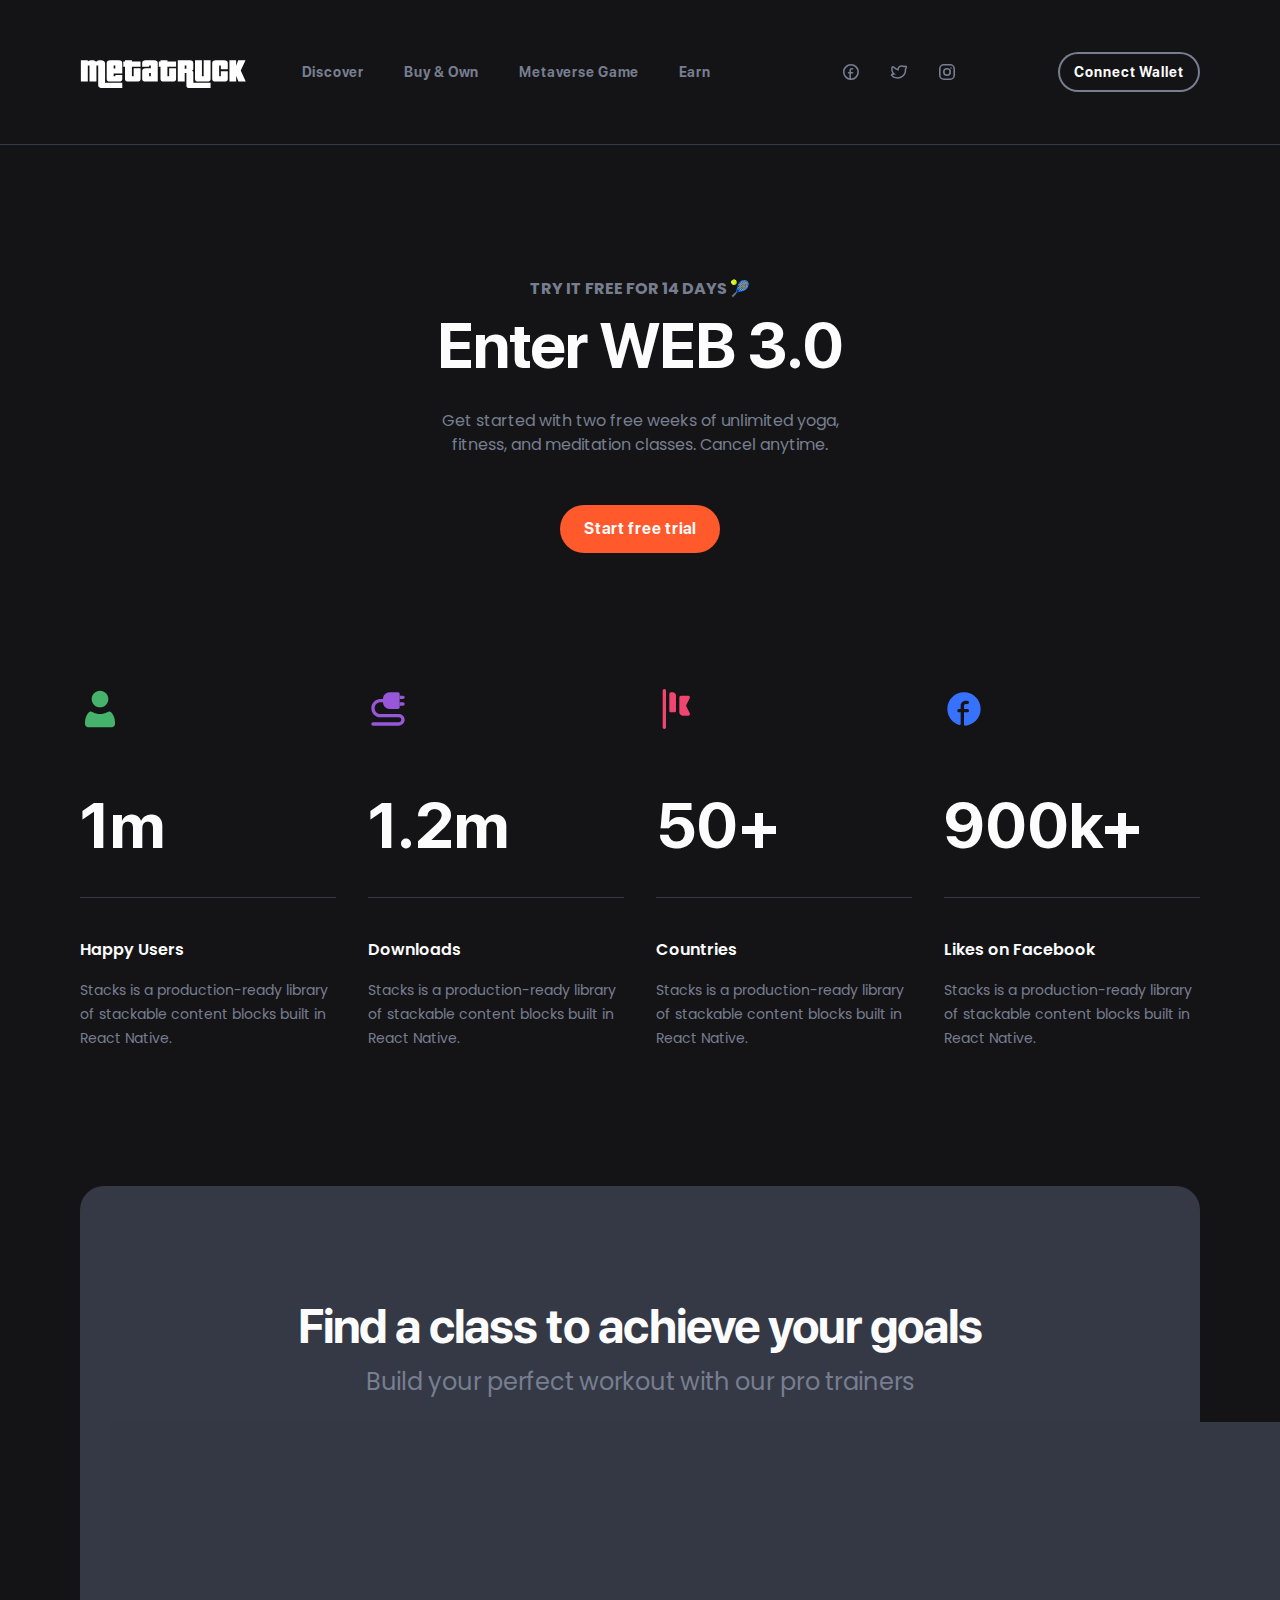
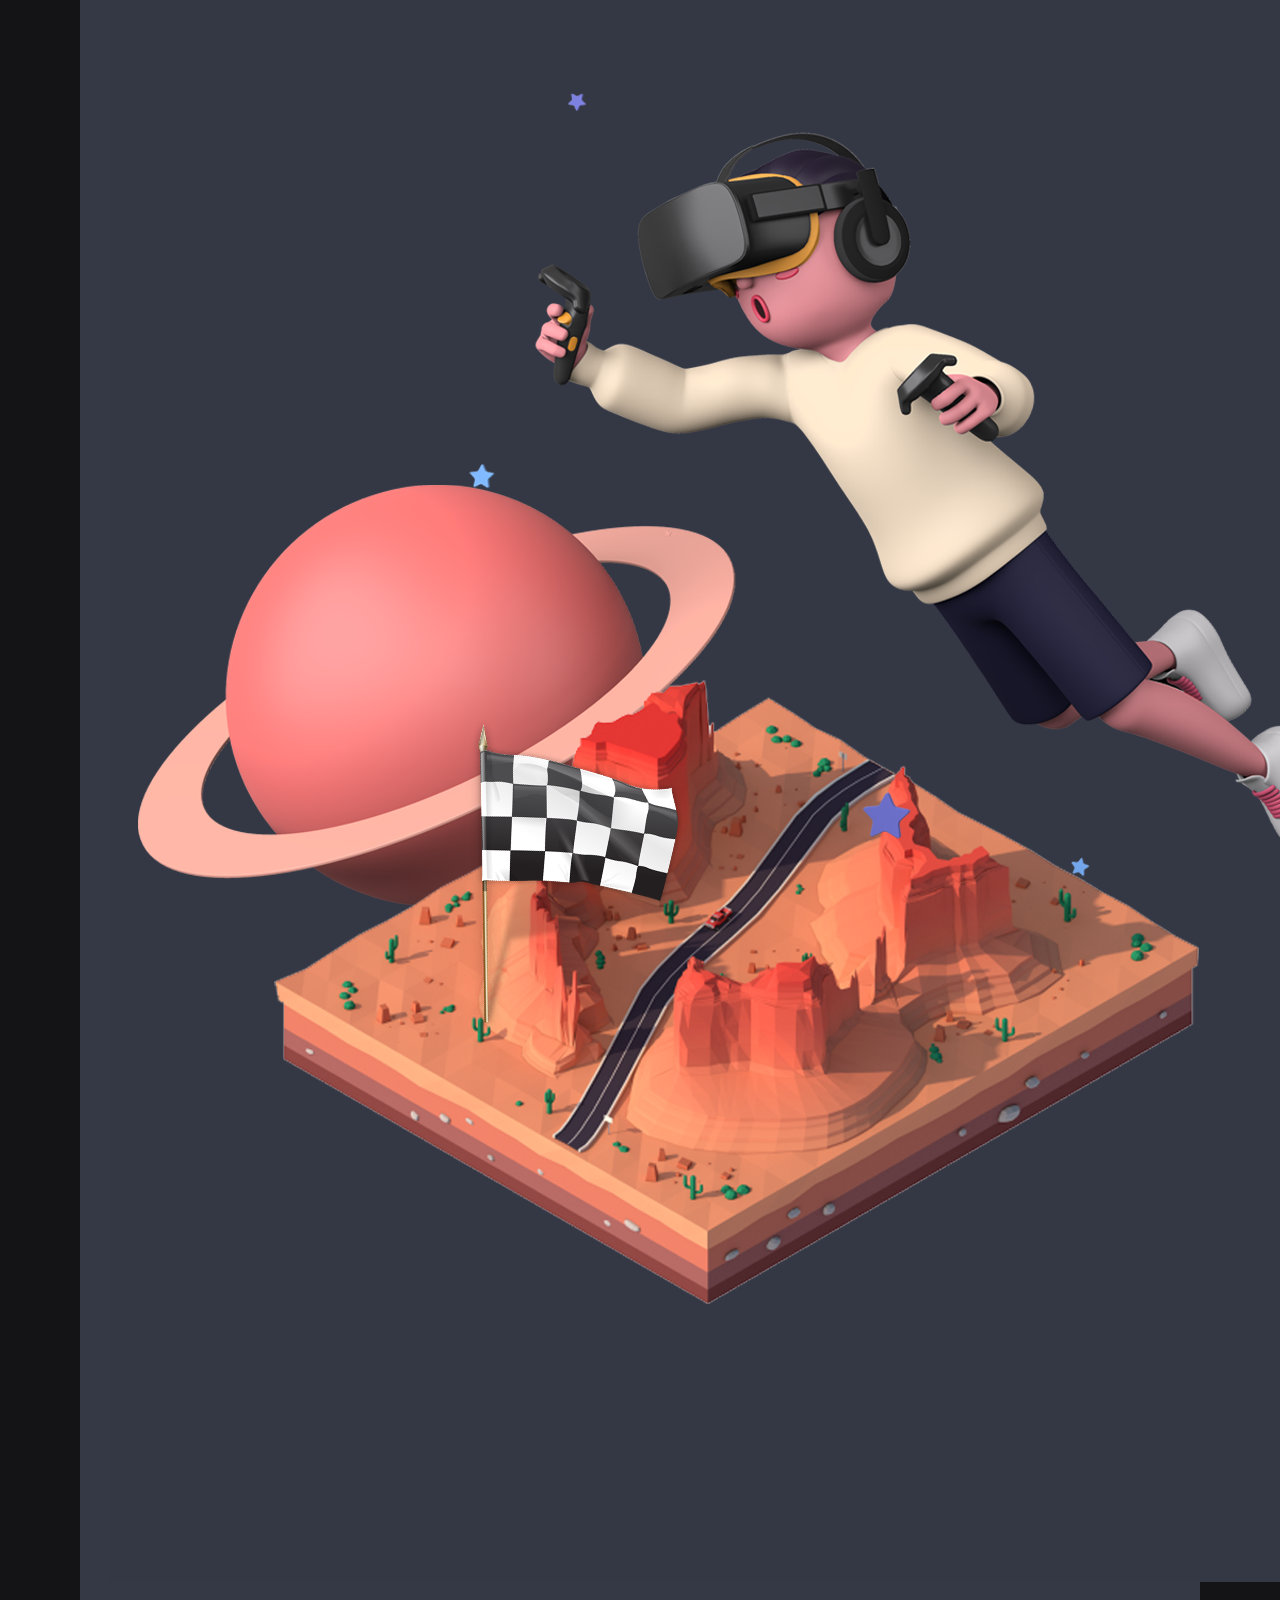
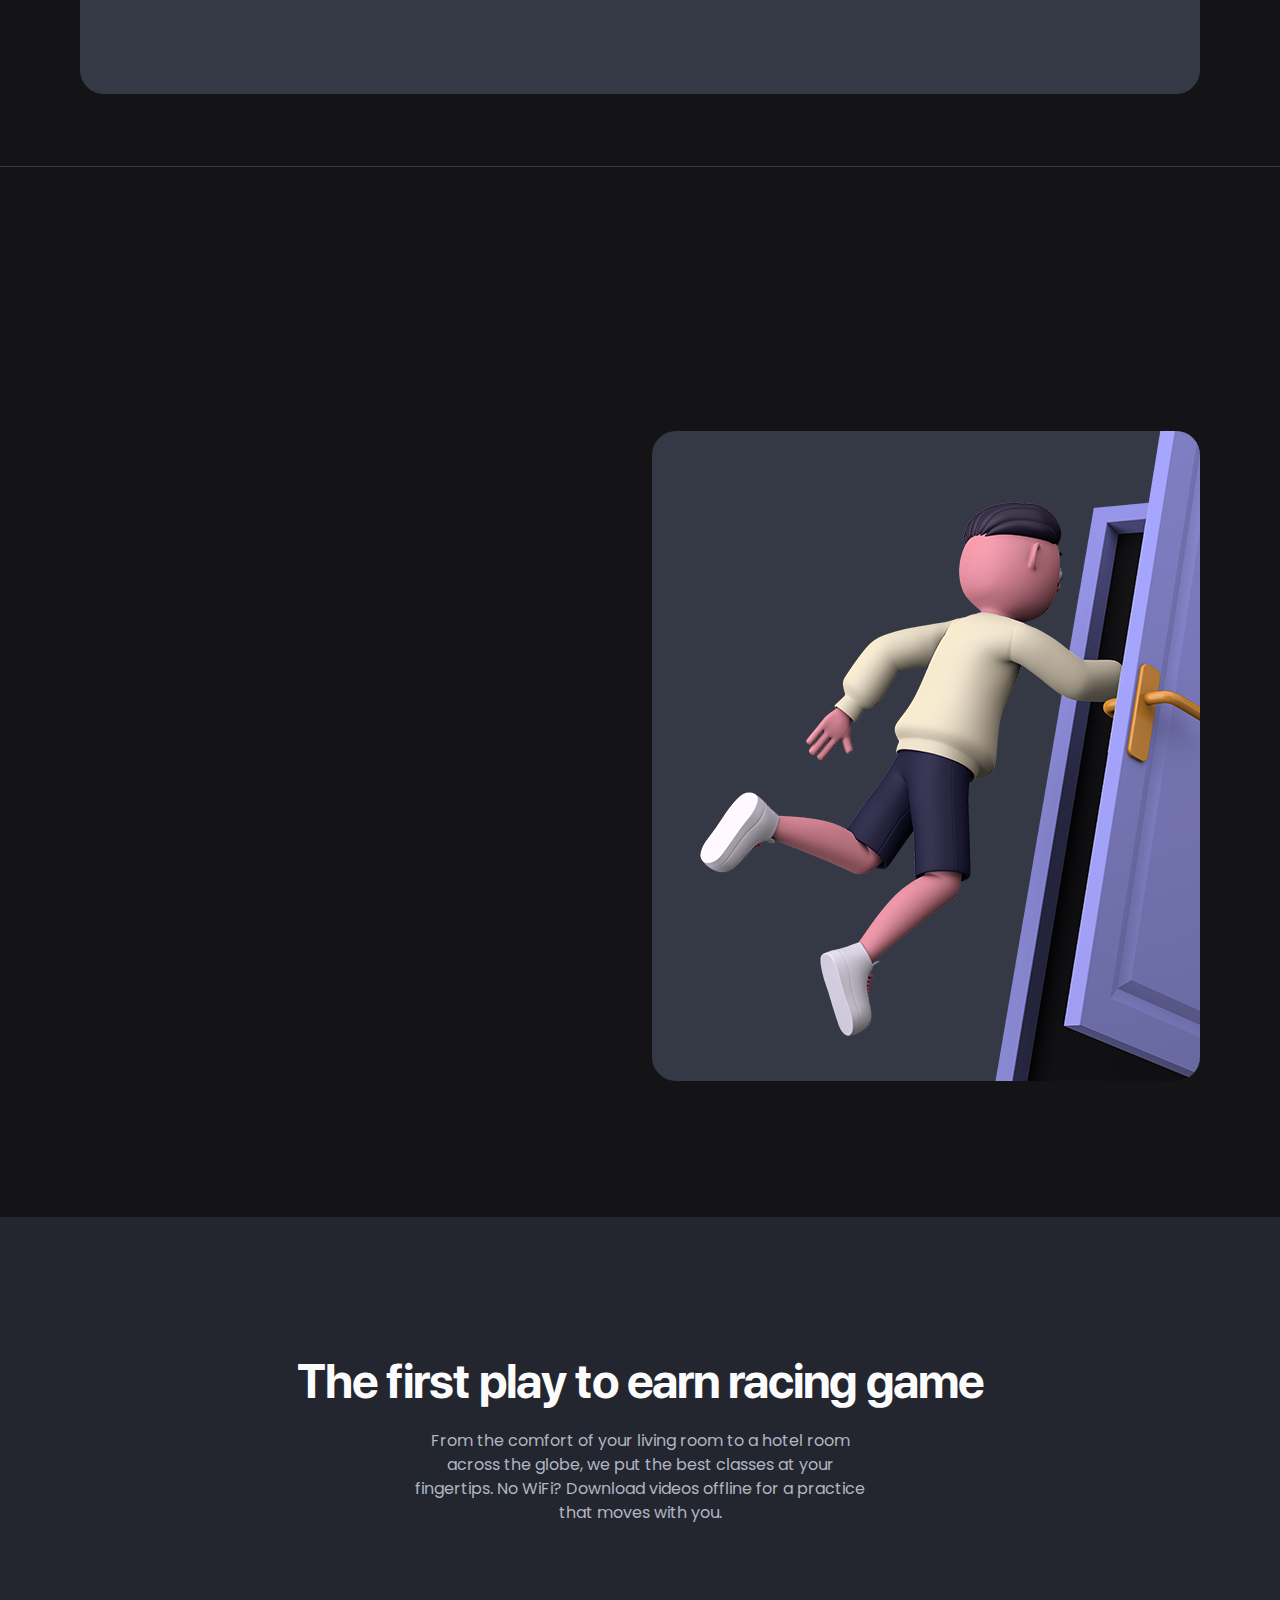
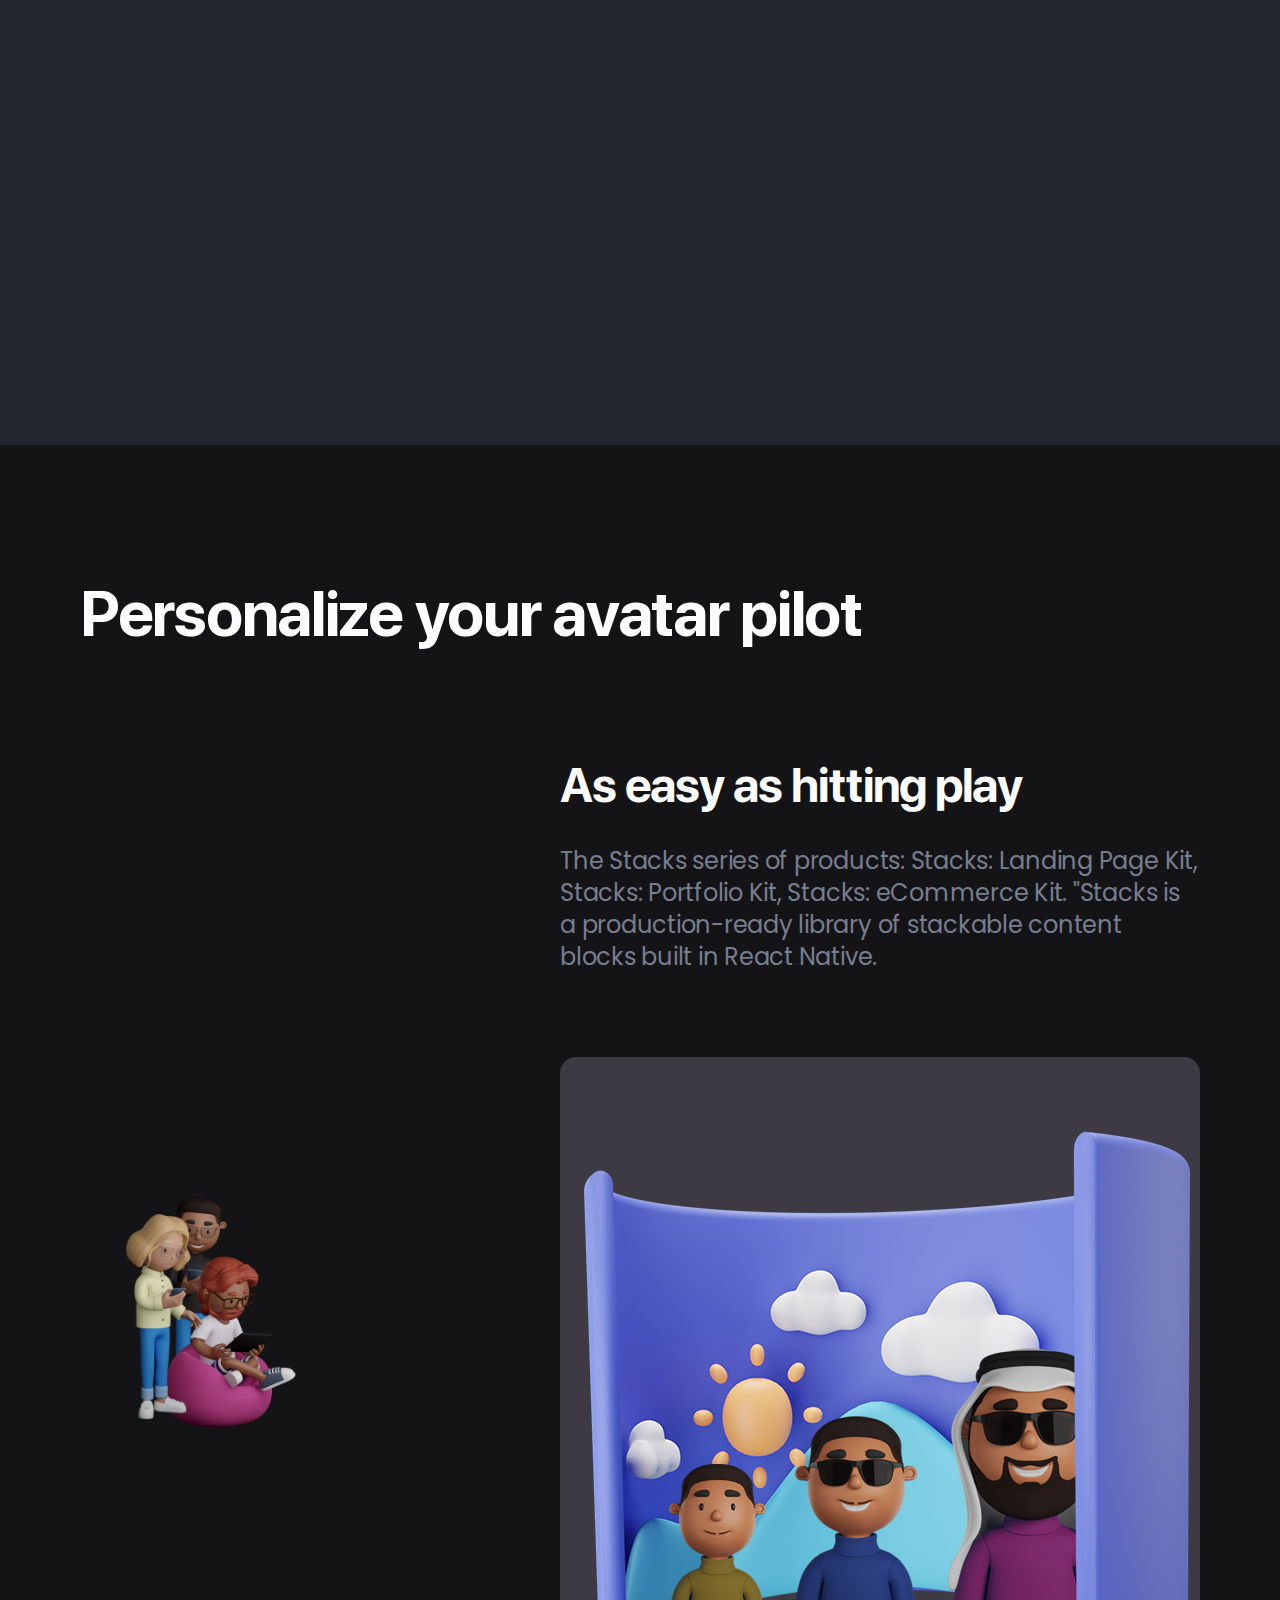
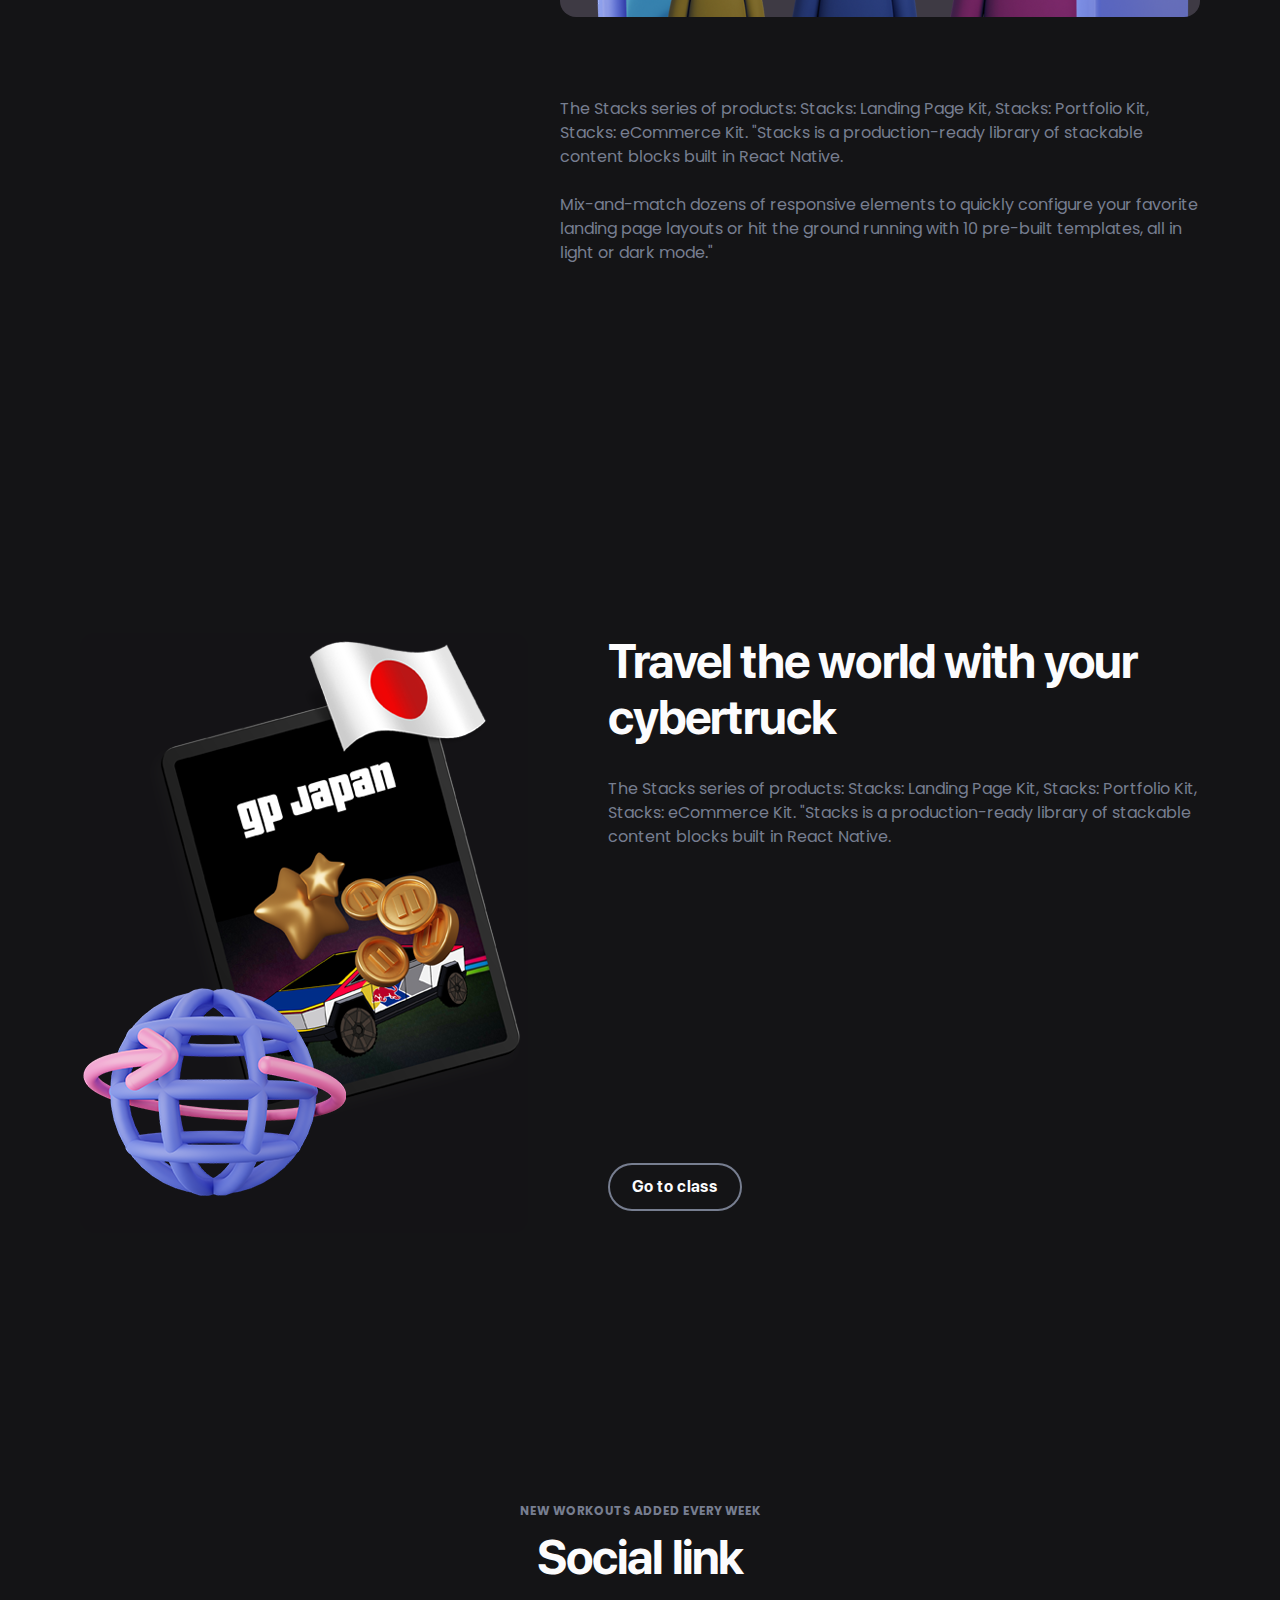
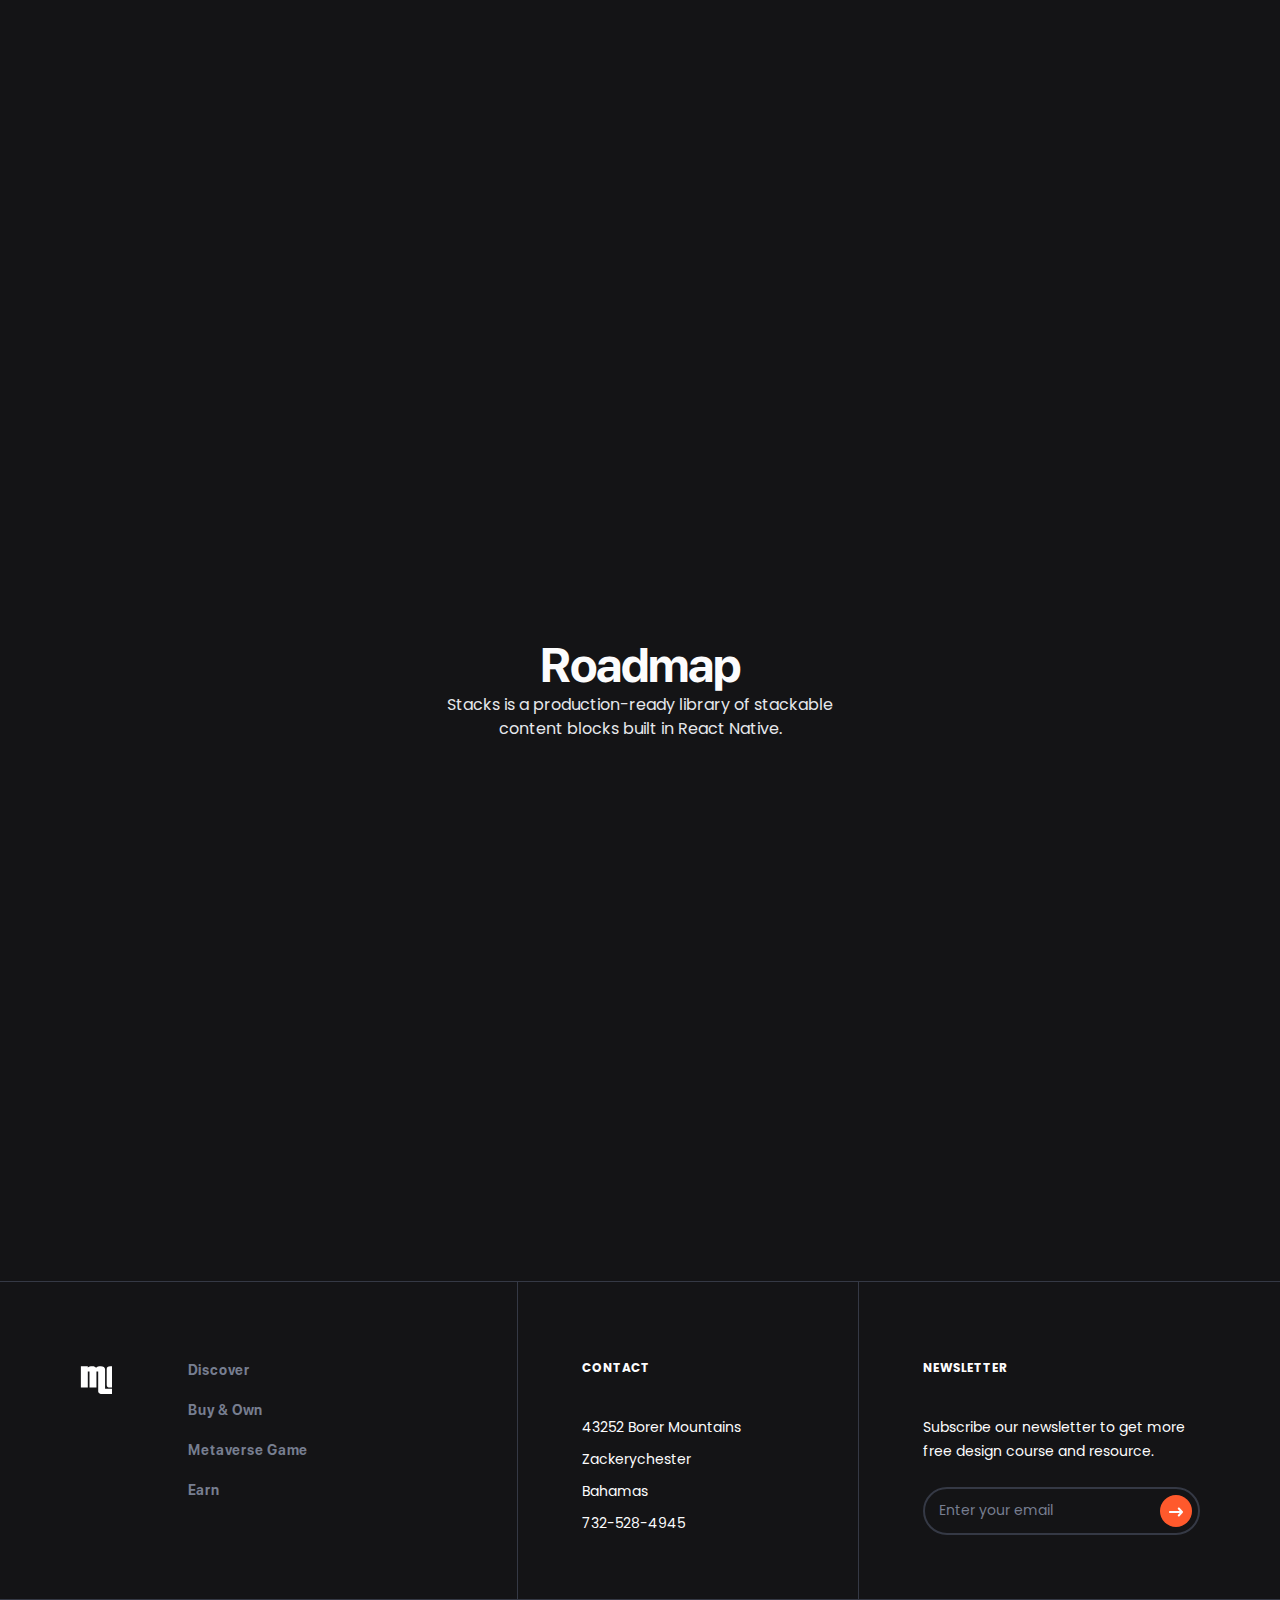
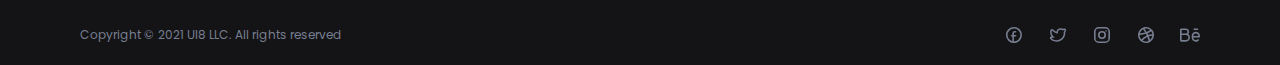
<file: metaverse-game.html>
<!DOCTYPE html>
<html lang="en">

<head>
  <meta charset="utf-8">
  <title>Home</title>
  <meta http-equiv="X-UA-Compatible" content="IE=Edge">
  <meta name="viewport" content="width=device-width, initial-scale=1, maximum-scale=1.0, user-scalable=no">
  <meta name="format-detection" content="telephone=no">
  <link rel="apple-touch-icon" sizes="180x180" href="img/apple-touch-icon.png">
  <link rel="icon" type="image/png" sizes="32x32" href="img/favicon-32x32.png">
  <link rel="icon" type="image/png" sizes="16x16" href="img/favicon-16x16.png">
  <link rel="manifest" href="img/site.webmanifest">
  <link rel="mask-icon" href="img/safari-pinned-tab.svg" color="#5bbad5">
  <meta name="msapplication-TileColor" content="#da532c">
  <meta name="theme-color" content="#ffffff">
  <meta name="description" content="Premium Web UI Kit for Fitness Experience">
  <meta name="twitter:card" content="summary">
  <meta name="twitter:site" content="@ui8">
  <meta name="twitter:title" content="Fitness Pro: Website UI Kit">
  <meta name="twitter:description" content="Premium Web UI Kit for Fitness Experience">
  <meta name="twitter:creator" content="@ui8">
  <meta name="twitter:image" content="https://ui8-stacks-fitness-html.herokuapp.com/img/twitter-card.png">
  <meta property="og:title" content="Fitness Pro: Website UI Kit">
  <meta property="og:type" content="Article">
  <meta property="og:url" content="https://ui8.net/ui8/products/fitness-pro-website-ui-kit">
  <meta property="og:image" content="https://ui8-stacks-fitness-html.herokuapp.com/img/fb-og-image.png">
  <meta property="og:description" content="Premium Web UI Kit for Fitness Experience">
  <meta property="og:site_name" content="Fitness Pro: Website UI Kit">
  <meta property="fb:admins" content="132951670226590">
  <link rel="preconnect" href="https://fonts.gstatic.com">
  <link href="https://fonts.googleapis.com/css2?family=Poppins:wght@400;500;600;700&amp;display=swap" rel="stylesheet">
  <link rel="stylesheet" media="all" href="css/app.min.css">
  <link rel="stylesheet" media="all" href="css/common.css">
  <script>
    var viewportmeta = document.querySelector('meta[name="viewport"]');
    if (viewportmeta) {
      if (screen.width < 375) {
        var newScale = screen.width / 375;
        viewportmeta.content = 'width=375, minimum-scale=' + newScale + ', maximum-scale=1.0, user-scalable=no, initial-scale=' + newScale + '';
      } else {
        viewportmeta.content = 'width=device-width, maximum-scale=1.0, initial-scale=1.0';
      }
    }
  </script>
</head>

<body>
  <script>
    document.body.classList.add("dark");

  </script>
  <!-- outer-->
  <div class="outer">
    <!-- header-->
    <header class="header js-header">
      <div class="header__center center"><a class="header__logo" href="index.html"><img class="some-icon"
            src="img/logo-dark.svg" alt="Fitness Pro"><img class="some-icon-dark" src="img/logo-light.svg"
            alt="Fitness Pro"></a>
        <div class="header__wrap js-header-wrap">
          <nav class="header__nav">
            <a class="header__link" href="discover.html">Discover</a>
            <a class="header__link" href="buy-own.html">Buy & Own</a>
            <a class="header__link" href="metaverse-game.html">Metaverse Game</a>
            <a class="header__link" href="earn.html">Earn</a>
          </nav>
          <div class="header__group">
            <div class="header__contacts">
              <div class="header__element">
                <div class="header__subtitle">Montanachester</div>
                <div class="header__text">06787 Block Estates</div>
              </div>
              <div class="header__element">
                <div class="header__subtitle">Lake Gene</div>
                <div class="header__text">167 Emard River</div>
              </div>
              <div class="header__element">
                <div class="header__subtitle">North Hassiefort</div>
                <div class="header__text">032 Leonora Spurs</div>
              </div>
            </div>
            <div class="header__socials"><a class="header__social" href="https://www.facebook.com/ui8.net/"
                target="_blank">
                <svg class="icon icon-facebook">
                  <use xlink:href="#icon-facebook"></use>
                </svg></a><a class="header__social" href="https://twitter.com/ui8" target="_blank">
                <svg class="icon icon-twitter">
                  <use xlink:href="#icon-twitter"></use>
                </svg></a><a class="header__social" href="https://www.instagram.com/ui8net/" target="_blank">
                <svg class="icon icon-instagram">
                  <use xlink:href="#icon-instagram"></use>
                </svg></a></div>
            <button class="button-stroke button-small header__button">Connect Wallet</button>
          </div>
        </div>
        <button class="button-stroke button-small header__button">Connect Wallet</button>
        <button class="header__burger js-header-burger"></button>
      </div>
    </header>

    <!-- container-->
    <div class="outer__content">
      <div class="section-border-top offers">
        <div class="offers__center center">
          <div class="stage">try it free for 14 days 🎾</div>
          <h2 class="offers__title h1">Enter WEB 3.0</h2>
          <div class="offers__text">Get started with two free weeks of unlimited yoga, fitness, and meditation classes.
            Cancel anytime.</div><a class="button offers__button" href="download.html">Start free trial</a>
        </div>
      </div>
      <div class="section-pb quality">
        <div class="quality__center center">
          <div class="quality__list">
            <div class="quality__item" data-aos="animation-opacity">
              <div class="quality__preview"><img src="img/content/user-green.svg" alt="User"></div>
              <div class="quality__counter">1m</div>
              <div class="quality__title">Happy Users</div>
              <div class="quality__content">Stacks is a production-ready library of stackable content blocks built in
                React Native.</div>
            </div>
            <div class="quality__item" data-aos="animation-opacity">
              <div class="quality__preview"><img src="img/content/electrical-plug.svg" alt="Electrical Plug"></div>
              <div class="quality__counter">1.2m</div>
              <div class="quality__title">Downloads</div>
              <div class="quality__content">Stacks is a production-ready library of stackable content blocks built in
                React Native.</div>
            </div>
            <div class="quality__item" data-aos="animation-opacity">
              <div class="quality__preview"><img src="img/content/flag.svg" alt="Flag"></div>
              <div class="quality__counter">50+</div>
              <div class="quality__title">Countries</div>
              <div class="quality__content">Stacks is a production-ready library of stackable content blocks built in
                React Native.</div>
            </div>
            <div class="quality__item" data-aos="animation-opacity">
              <div class="quality__preview"><img src="img/content/facebook.svg" alt="Facebook"></div>
              <div class="quality__counter">900k+</div>
              <div class="quality__title">Likes on Facebook</div>
              <div class="quality__content">Stacks is a production-ready library of stackable content blocks built in
                React Native.</div>
            </div>
          </div>
        </div>
      </div>
      <div class="breadcrumbs">
        <div class="breadcrumbs__center center">
          <div class="breadcrumbs__wrap">
            <h2 class="breadcrumbs__title h2">Find a class to achieve your goals</h2>
            <div class="breadcrumbs__info">Build your perfect workout with our pro trainers</div>
            <ul class="breadcrumbs__list">
              <div class="lifestyle__preview"><img srcSet="img/content/metaverse.png 2x" src="img/content/metaverse.png"
                  alt="Lifestyle Pic"></div>
            </ul>
          </div>
        </div>
      </div>
      <div class="section-border-top about">
        <div class="about__center center">
          <div class="about__row">
            <div class="about__col">
            </div>
            <div class="about__col">
            </div>
          </div>
          <div class="about__row">
            <div class="about__col">
              <div class="about__list">
                <div class="about__item" data-aos="animation-opacity">
                  <div class="about__number" style="background-color: #9757D7;">01</div>
                  <div class="about__subtitle">NFT, exclusive key to the game</div>
                  <div class="about__content">Track your workouts, get better results, and be the best version of you.
                  </div>
                </div>
                <div class="about__item" data-aos="animation-opacity">
                  <div class="about__number" style="background-color: #EF466F;">02</div>
                  <div class="about__subtitle">Game acces exclusive holders</div>
                  <div class="about__content">Track your workouts, get better results, and be the best version of you.
                  </div>
                </div>
                <div class="about__item" data-aos="animation-opacity">

                </div>
              </div>
            </div>
            <div class="about__col">
              <div class="about__bg"><img srcSet="img/content/about-pic.png 2x" src="img/content/about-pic.png"
                  alt="About pic">
                <div class="about__preview" data-aos="animation-translate-up"><img srcSet="img/content/plate.png 2x"
                    src="img/content/plate.png" alt="Plate"></div>

              </div>
            </div>
          </div>
        </div>
      </div>
      <div class="section-bg advantages">
        <div class="advantages__center center">
          <div class="advantages__head">
            <h2 class="advantages__title h2">The first play to earn racing game</h2>
            <div class="advantages__info">From the comfort of your living room to a hotel room across the globe, we put
              the best classes at your fingertips. No WiFi? Download videos offline for a practice that moves with you.
            </div>
          </div>
          <div class="advantages__list">
            <div class="advantages__item" data-aos="animation-opacity">
              <div class="advantages__preview"><img srcSet="img/content/gloves-circle.png 2x"
                  src="img/content/gloves-circle.png" alt="Gloves"></div>
              <div class="advantages__subtitle">Intuitive and clean design</div>
            </div>
            <div class="advantages__item" data-aos="animation-opacity">
              <div class="advantages__preview"><img srcSet="img/content/hand-grip-circle.png 2x"
                  src="img/content/hand-grip-circle.png" alt="Hand grip"></div>
              <div class="advantages__subtitle">Track your progress easily</div>
            </div>
            <div class="advantages__item" data-aos="animation-opacity">
              <div class="advantages__preview"><img srcSet="img/content/bottle-circle.png 2x"
                  src="img/content/bottle-circle.png" alt="Bottle"></div>
              <div class="advantages__subtitle">Syncs with Apple Health</div>
            </div>
          </div>
        </div>
      </div>
      <div class="outer__content">
        <div class="section article">
          <div class="article__center center">
            <div class="article__head">
              <h1 class="article__title h1">Personalize your avatar pilot</h1>

            </div>
            <div class="article__row">
              <div class="article__col">
                <div class="article__preview"><img src="img/content/personalize.png" alt="People"></div>
              </div>
              <div class="article__col">
                <h2 class="article__title h2">As easy as hitting play</h2>
                <div class="article__info">The Stacks series of products: Stacks: Landing Page Kit, Stacks: Portfolio
                  Kit, Stacks: eCommerce Kit. "Stacks is a production-ready library of stackable content blocks built in
                  React Native.</div>
                <div class="article__preview"><img src="img/content/post-pic.png" alt="Post"></div>
                <div class="article__content">
                  <p>The Stacks series of products: Stacks: Landing Page Kit, Stacks: Portfolio Kit, Stacks: eCommerce
                    Kit. "Stacks is a production-ready library of stackable content blocks built in React Native.</p>
                  <p>Mix-and-match dozens of responsive elements to quickly configure your favorite landing page layouts
                    or hit the ground running with 10 pre-built templates, all in light or dark mode."</p>
                </div>
              </div>
            </div>
          </div>
        </div>
        <div class="section story">
          <div class="story__center center">
            <div class="stage-small"></div>
            <div class="story__row">
              <div class="story__col">
                <div class="story__preview"><img src="img/content/story-pic.png" alt=""></div>
              </div>
              <div class="story__col">
                <h2 class="story__title h2">Travel the world with your cybertruck</h2>
                <div class="story__info">The Stacks series of products: Stacks: Landing Page Kit, Stacks: Portfolio Kit,
                  Stacks: eCommerce Kit. "Stacks is a production-ready library of stackable content blocks built in
                  React Native.</div>
                <div class="story__list">
                  <div class="story__item" data-aos="animation-opacity">
                    <div class="story__category">How it work</div>
                    <div class="story__content">Mix-and-match dozens of responsive elements to quickly configure your
                      favorite landing page layouts</div>
                  </div>
                  <div class="story__item" data-aos="animation-opacity">
                    <div class="story__category">About the trainers</div>
                    <div class="story__content">Mix-and-match dozens of responsive elements to quickly configure your
                      favorite landing page layouts</div>
                  </div>
                </div><a class="button-stroke story__button" href="class02.html">Go to class</a>
              </div>
            </div>
          </div>
        </div>
      </div>
      <div class="section details">
        <div class="details__center center">
          <div class="details__head">
            <div class="stage-small">New workouts added every week</div>
            <h2 class="details__title h2">Social link</h2>
          </div>
          <div class="details__list">
            <div class="details__item" data-aos="animation-opacity">
              <div class="details__icon">
                <svg xmlns="http://www.w3.org/2000/svg" width="36" height="46" viewBox="0 0 36 46">
                  <path fill="#23262f" fill-rule="evenodd"
                    d="M24.292 0c5.947 0 9.815 6.259 7.155 11.578l-1.486 2.971C33.666 17.846 36 22.651 36 28c0 9.941-8.059 18-18 18S0 37.941 0 28c0-5.349 2.334-10.154 6.038-13.451l-1.485-2.971C1.893 6.259 5.761 0 11.708 0h12.584zM18 14c-7.732 0-14 6.268-14 14s6.268 14 14 14 14-6.268 14-14-6.268-14-14-14zm6.292-10H11.708C8.735 4 6.801 7.129 8.131 9.789l1.213 2.425A17.92 17.92 0 0 1 18 10a17.92 17.92 0 0 1 8.657 2.215l1.212-2.426C29.199 7.129 27.265 4 24.292 4z">
                  </path>
                </svg>
              </div>
              <div class="details__category">Keep track of calories and macros</div>
              <div class="details__content">Fitness Pro helps track your workouts, get better results, and be the best
                version of you. Less thinking!</div>
            </div>
            <div class="details__item" data-aos="animation-opacity">
              <div class="details__icon">
                <svg xmlns="http://www.w3.org/2000/svg" width="40" height="40" viewBox="0 0 40 40">
                  <path fill="#23262f" fill-rule="evenodd"
                    d="M34.201 5.917l.05.05.336.35.019.02h0l.036.038.309.339.048.054h0l.018.021C38.119 10.314 40 14.937 40 20s-1.881 9.686-4.982 13.209l-.018.021-.048.055-.309.339-.038.041-.354.368-.05.05-.059.059c-.244.244-.495.482-.751.714l-.071.063-.385.335-.086.073a20.19 20.19 0 0 1-.783.625l-.066.05A19.91 19.91 0 0 1 20 40a19.92 19.92 0 0 1-12.849-4.673l-.086-.073-.384-.335-.071-.064a20.08 20.08 0 0 1-1.213-1.191 20.47 20.47 0 0 1-.395-.435l.357.394-.309-.339-.048-.054h0l-.019-.021C1.881 29.686 0 25.063 0 20s1.881-9.686 4.982-13.209l.019-.021.048-.055.308-.339.036-.038.019-.02c.386-.411.789-.806 1.208-1.183l.06-.054.389-.339.104-.088a19.99 19.99 0 0 1 .82-.651L8 3.999l.034-.025A19.91 19.91 0 0 1 20 0a19.91 19.91 0 0 1 12 3.998l.038.029a20.16 20.16 0 0 1 .788.627l.105.088.389.339.06.054a20.2 20.2 0 0 1 .762.723l.059.059h0zM20 4c-3.338 0-6.438 1.022-9.002 2.771C14.112 10.296 16 14.928 16 20s-1.888 9.704-5 13.229C13.562 34.978 16.662 36 20 36s6.438-1.022 9.002-2.771C25.888 29.704 24 25.072 24 20s1.888-9.704 5-13.229C26.438 5.022 23.338 4 20 4zM8 9.417l-.111.126C5.466 12.347 4 16.002 4 20a15.94 15.94 0 0 0 4 10.583c2.49-2.821 4-6.526 4-10.583A15.94 15.94 0 0 0 8 9.417zm24.001.001l-.108.122C29.467 12.344 28 16.001 28 20a15.94 15.94 0 0 0 3.999 10.582A15.93 15.93 0 0 0 36 20a15.94 15.94 0 0 0-3.999-10.582z">
                  </path>
                </svg>
              </div>
              <div class="details__category">Access all premium class of Fitness Pro</div>
              <div class="details__content">Fitness Pro helps track your workouts, get better results, and be the best
                version of you. Less thinking!</div>
            </div>
            <div class="details__item" data-aos="animation-opacity">
              <div class="details__icon">
                <svg xmlns="http://www.w3.org/2000/svg" width="38" height="44" viewBox="0 0 38 44">
                  <path fill="#23262f" fill-rule="evenodd"
                    d="M18 8c9.941 0 18 8.059 18 18s-8.059 18-18 18S0 35.941 0 26 8.059 8 18 8zm0 4c-7.732 0-14 6.268-14 14s6.268 14 14 14 14-6.268 14-14-6.268-14-14-14zm0 4a2 2 0 0 1 2 2v8a2 2 0 1 1-4 0v-8a2 2 0 0 1 2-2zm14.586-9.414a2 2 0 0 1 2.828 0h0l2 2a2 2 0 0 1-2.828 2.828h0l-2-2a2 2 0 0 1 0-2.828zM22 0a2 2 0 1 1 0 4h0-8a2 2 0 1 1 0-4h0z">
                  </path>
                </svg>
              </div>
              <div class="details__category">Keep track of calories and macros</div>
              <div class="details__content">Fitness Pro helps track your workouts, get better results, and be the best
                version of you. Less thinking!</div>
            </div>
          </div>
        </div>
      </div>
      <div class="section steps" id="steps">
        <div class="steps__center center">
          <div class="steps__head">
            <h2 class="details__title h2">Roadmap

            </h2>

            <div class="steps__info">Stacks is a production-ready library of stackable content blocks built in React
              Native.</div>
          </div>
          <div class="steps__list">
            <div class="steps__item" data-aos="animation-opacity">
              <div class="steps__preview" style="background-color: #3772FF;"><img src="img/content/download.svg"
                  alt="Step 1"></div>
              <div class="steps__number">Step 1</div>
              <div class="steps__subtitle">Download</div>
              <div class="steps__content">Fitness Pro tracks your workouts, get better results, and be the best version
                of you.</div>
            </div>
            <div class="steps__item" data-aos="animation-opacity">
              <div class="steps__preview" style="background-color: #9757D7;"><img src="img/content/whistle.svg"
                  alt="Step 2"></div>
              <div class="steps__number">Step 2</div>
              <div class="steps__subtitle">Choose your trainner</div>
              <div class="steps__content">Fitness Pro tracks your workouts, get better results, and be the best version
                of you.</div>
            </div>
            <div class="steps__item" data-aos="animation-opacity">
              <div class="steps__preview" style="background-color: #EF466F;"><img src="img/content/medal.svg"
                  alt="Step 3"></div>
              <div class="steps__number">Step 3</div>
              <div class="steps__subtitle">Set the goals</div>
              <div class="steps__content">Fitness Pro tracks your workouts, get better results, and be the best version
                of you.</div>
            </div>
            <div class="steps__item" data-aos="animation-opacity">
              <div class="steps__preview" style="background-color: #45B26B;"><img src="img/content/stopwatch.svg"
                  alt="Step 4"></div>
              <div class="steps__number">Step 4</div>
              <div class="steps__subtitle">Workout time</div>
              <div class="steps__content">Fitness Pro tracks your workouts, get better results, and be the best version
                of you.</div>
            </div>
          </div>
        </div>
      </div>
    </div>
    <!-- footer-->
    <footer class="footer">
      <div class="footer__body">
        <div class="footer__center center">
          <div class="footer__col">
            <div class="footer__box"><a class="footer__logo" href="index.html"><img class="some-icon"
                  src="img/logo-dark.svg" alt="Fitness Pro"><img class="some-icon-dark" src="img/logo-light.svg"
                  alt="Fitness Pro"></a>
            </div>
            <div class="footer__item">
              <div class="footer__category">footer nav
                <svg class="icon icon-arrow-bottom">
                  <use xlink:href="#icon-arrow-bottom"></use>
                </svg>
              </div>
              <div class="footer__menu">
                <a class="footer__link" href="discover.html">Discover</a>
                <a class="footer__link" href="buy-own.html">Buy & Own</a>
                <a class="footer__link" href="metaverse-game.html">Metaverse Game</a>
                <a class="footer__link" href="earn.html">Earn</a>
              </div>
            </div>
          </div>
          <div class="footer__col">
            <div class="footer__category">contact</div>
            <div class="footer__info">
              <p>43252 Borer Mountains</p>
              <p>Zackerychester</p>
              <p>Bahamas</p>
              <p>732-528-4945</p>
            </div>
          </div>
          <div class="footer__col">
            <div class="footer__category">newsletter</div>
            <div class="footer__info">Subscribe our newsletter to get more free design course and resource.</div>
            <form class="subscription">
              <input class="subscription__input" type="email" placeholder="Enter your email" required="required" />
              <button class="subscription__btn">
                <svg class="icon icon-arrow-right">
                  <use xlink:href="#icon-arrow-right"></use>
                </svg>
              </button>
            </form>
          </div>
        </div>
      </div>
      <div class="footer__bottom">
        <div class="footer__center center">
          <div class="footer__copyright">Copyright © 2021 UI8 LLC. All rights reserved</div>
          <div class="footer__socials"><a class="footer__social" href="https://www.facebook.com/ui8.net/"
              target="_blank">
              <svg class="icon icon-facebook">
                <use xlink:href="#icon-facebook"></use>
              </svg></a><a class="footer__social" href="https://twitter.com/ui8" target="_blank">
              <svg class="icon icon-twitter">
                <use xlink:href="#icon-twitter"></use>
              </svg></a><a class="footer__social" href="https://www.instagram.com/ui8net/" target="_blank">
              <svg class="icon icon-instagram">
                <use xlink:href="#icon-instagram"></use>
              </svg></a><a class="footer__social" href="https://dribbble.com/ui8" target="_blank">
              <svg class="icon icon-dribbble">
                <use xlink:href="#icon-dribbble"></use>
              </svg></a><a class="footer__social" href="https://www.behance.net/ui8" target="_blank">
              <svg class="icon icon-behance">
                <use xlink:href="#icon-behance"></use>
              </svg></a></div>
        </div>
      </div>
    </footer>
  </div>
  <!-- scripts-->
  <script src="js/lib/jquery.min.js"></script>
  <script src="js/lib/slick.min.js"></script>
  <script src="js/lib/jquery.nice-select.min.js"></script>
  <script src="js/lib/jquery.magnific-popup.min.js"></script>
  <script src="js/lib/aos.js"></script>
  <script src="js/app.js"></script>
  <!-- svg sprite-->
  <div style="display: none"><svg width="0" height="0">
      <symbol xmlns="http://www.w3.org/2000/svg" viewBox="0 0 16 16" id="icon-arrow-right">
        <path
          d="M10.39 3.153c.464-.428 1.187-.399 1.615.065l3.692 4c.404.438.404 1.113 0 1.55l-3.692 4c-.428.464-1.151.493-1.615.065s-.493-1.151-.065-1.615l1.922-2.082H1.143C.512 9.136 0 8.624 0 7.993S.512 6.85 1.143 6.85h11.104l-1.922-2.082c-.428-.464-.399-1.187.065-1.615z">
        </path>
      </symbol>
      <symbol xmlns="http://www.w3.org/2000/svg" viewBox="0 0 16 16" id="icon-arrow-bottom">
        <path
          d="M15.039 3.961c-.653-.653-1.713-.653-2.366 0L8 8.634 3.327 3.961c-.653-.653-1.713-.653-2.366 0s-.653 1.713 0 2.366l5.856 5.856c.653.653 1.713.653 2.366 0l5.856-5.856c.653-.653.653-1.713 0-2.366z">
        </path>
      </symbol>
      <symbol xmlns="http://www.w3.org/2000/svg" viewBox="0 0 16 16" id="icon-arrow-right-empty">
        <path
          d="M5.551 15.665l-.1.089c-.449.355-1.102.326-1.517-.089-.446-.446-.446-1.17 0-1.616h0l6.048-6.05-6.048-6.048-.089-.1C3.491 1.403 3.52.749 3.935.335c.446-.446 1.17-.446 1.616 0h0l6.857 6.857.089.1c.355.449.326 1.102-.089 1.517h0l-6.857 6.857z">
        </path>
      </symbol>
      <symbol xmlns="http://www.w3.org/2000/svg" viewBox="0 0 16 16" id="icon-arrow-down">
        <path
          d="M12.833 10.39c.428.464.399 1.187-.065 1.615l-4 3.692c-.438.404-1.113.404-1.55 0l-4-3.692c-.464-.428-.493-1.151-.065-1.615s1.151-.493 1.615-.065l2.082 1.922V1.143C6.85.512 7.362 0 7.993 0s1.143.512 1.143 1.143v11.104l2.082-1.922c.464-.428 1.187-.399 1.615.065z">
        </path>
      </symbol>
      <symbol xmlns="http://www.w3.org/2000/svg" viewBox="0 0 16 16" id="icon-arrow-prev">
        <path
          d="M5.61 13.697c-.464.428-1.187.399-1.615-.065l-3.692-4c-.404-.438-.404-1.113 0-1.55l3.692-4c.428-.464 1.151-.493 1.615-.065s.493 1.151.065 1.615L3.753 7.714h11.104c.631 0 1.143.512 1.143 1.143S15.488 10 14.857 10H3.753l1.922 2.082c.428.464.399 1.187-.065 1.615z">
        </path>
      </symbol>
      <symbol xmlns="http://www.w3.org/2000/svg" viewBox="0 0 16 16" id="icon-arrow-next">
        <path
          d="M10.39 3.303c.464-.428 1.187-.399 1.615.065l3.692 4c.404.438.404 1.113 0 1.55l-3.692 4c-.428.464-1.151.493-1.615.065s-.493-1.151-.065-1.615l1.922-2.082H1.143C.512 9.286 0 8.774 0 8.143S.512 7 1.143 7h11.104l-1.922-2.082c-.428-.464-.399-1.187.065-1.615z">
        </path>
      </symbol>
      <symbol xmlns="http://www.w3.org/2000/svg" viewBox="0 0 16 16" id="icon-instagram">
        <path
          d="M11.2 0A4.8 4.8 0 0 1 16 4.8h0v6.4a4.8 4.8 0 0 1-4.8 4.8h0-6.4A4.8 4.8 0 0 1 0 11.2h0V4.8A4.8 4.8 0 0 1 4.8 0h0zm0 1.6H4.8a3.2 3.2 0 0 0-3.2 3.2v6.4a3.2 3.2 0 0 0 3.2 3.2h6.4a3.2 3.2 0 0 0 3.2-3.2V4.8a3.2 3.2 0 0 0-3.2-3.2zM8 4a4 4 0 1 1 0 8 4 4 0 1 1 0-8zm0 1.6a2.4 2.4 0 0 0 0 4.8 2.4 2.4 0 0 0 0-4.8zm4-2.4a.8.8 0 1 1 0 1.6.8.8 0 1 1 0-1.6z">
        </path>
      </symbol>
      <symbol xmlns="http://www.w3.org/2000/svg" viewBox="0 0 16 16" id="icon-facebook">
        <path
          d="M7.967.017a8 8 0 1 1 0 16 8 8 0 1 1 0-16zm0 1.6a6.4 6.4 0 0 0-6.4 6.4c0 2.982 2.039 5.487 4.799 6.198l.001-4.598h-.8a.8.8 0 1 1 0-1.6h.8v-1.6a2.4 2.4 0 0 1 2.4-2.4h.8a.8.8 0 1 1 0 1.6h0-.8a.8.8 0 0 0-.8.8h0v1.6h1.6a.8.8 0 1 1 0 1.6h0-1.6v4.8a6.4 6.4 0 0 0 0-12.8z">
        </path>
      </symbol>
      <symbol xmlns="http://www.w3.org/2000/svg" viewBox="0 0 16 16" id="icon-twitter">
        <path
          d="M2.121 9.233C1.018 9.236.306 10.492.986 11.444c.973 1.363 2.737 2.456 5.681 2.456 4.563 0 8.226-3.719 7.714-8.113l.751-1.503c.521-1.042-.384-2.227-1.527-1.999l-.993.198c-.263-.139-.535-.244-.768-.32-.454-.148-1.003-.265-1.511-.265-.913 0-1.701.234-2.327.704-.619.464-.968 1.075-1.159 1.635-.088.258-.147.518-.185.766-.354-.111-.715-.261-1.069-.445-.802-.415-1.451-.942-1.817-1.404-.614-.775-1.915-.717-2.371.29-.643 1.42-.467 3.102.111 4.462a6.57 6.57 0 0 0 .754 1.324l-.151.001zm4.546 3.333c-2.576 0-3.907-.933-4.596-1.898-.031-.043 0-.102.054-.103.701-.002 2.139-.035 3.087-.59.049-.029.038-.101-.016-.119-2.211-.743-3.467-3.891-2.575-5.86.02-.045.081-.051.112-.012C3.752 5.271 5.98 6.531 7.919 6.566c.042.001.074-.037.067-.079-.078-.507-.376-3.254 2.347-3.254.65 0 1.618.317 1.974.642a.07.07 0 0 0 .061.017l1.498-.3c.054-.011.098.046.073.095l-.929 1.858c-.006.013-.008.028-.006.042.651 3.658-2.345 6.978-6.337 6.978z">
        </path>
      </symbol>
      <symbol xmlns="http://www.w3.org/2000/svg" viewBox="0 0 16 16" id="icon-dribbble">
        <path
          d="M8 0a7.97 7.97 0 0 1 5.441 2.135h0l.012.011.191.184-.203-.195.251.244.391.425.058.069.122.15.07.09a7.96 7.96 0 0 1 1.606 3.903l.021.186.002.015.01.111-.012-.127.024.299L16 8l-.004.249L16 8l-.025.632-.013.149-.002.02c-.248 2.499-1.647 4.659-3.658 5.945l-.017.011-.028.018-.236.143.264-.161-.307.186-.531.279-.114.053-.211.093-.034.014C10.138 15.78 9.095 16 8 16c-1.715 0-3.304-.54-4.606-1.458h0l-.033-.024-.468-.36-.025-.021-.186-.161-.062-.056-.414-.405-.024-.025C.829 12.057 0 10.125 0 8l.005-.297L0 7.993l.011-.415.013-.199.007-.09.02-.203.019-.156.027-.186.016-.1.04-.216.008-.037C.643 4.036 2.157 2.059 4.21.953l-.266.15.301-.169.27-.137.088-.042.154-.07.124-.054.536-.205.031-.011C6.25.146 7.108 0 8 0zm1.356 9.906c-1.362.66-2.858 1.732-4.775 3.502A6.35 6.35 0 0 0 8 14.4a6.38 6.38 0 0 0 2.504-.508 24.45 24.45 0 0 0-1.148-3.985zm4.991-1.08l-.04.001c-1.289.046-2.38.169-3.462.495a25.99 25.99 0 0 1 1.113 3.706 6.39 6.39 0 0 0 2.389-4.202zM7.942 6.86c-1.85.583-3.914.939-6.34 1.076A.85.85 0 0 0 1.6 8c0 1.695.659 3.237 1.735 4.382 2.086-1.945 3.78-3.18 5.397-3.951L7.942 6.86zm5.266-2.581l-.147.101c-1.136.761-2.314 1.406-3.597 1.931l.759 1.53c1.34-.425 2.665-.568 4.129-.616a6.34 6.34 0 0 0-1.144-2.946zM4.958 2.37l-.126.068c-1.459.833-2.558 2.223-3.009 3.88 2.028-.132 3.752-.426 5.288-.878-.639-1.026-1.357-2.042-2.153-3.07zM8 1.6a6.42 6.42 0 0 0-1.485.173l2.147 3.135c1.224-.484 2.349-1.087 3.444-1.816C10.995 2.16 9.563 1.6 8 1.6z">
        </path>
      </symbol>
      <symbol xmlns="http://www.w3.org/2000/svg" viewBox="0 0 16 16" id="icon-behance">
        <path
          d="M12.667 5.367C14.508 5.367 16 6.86 16 8.701v.667c0 .368-.298.667-.667.667h-4.667a2 2 0 0 0 2 2 1.99 1.99 0 0 0 1.233-.425c.177-.139.387-.242.612-.242.571 0 .937.59.537.998-.605.618-1.449 1.002-2.382 1.002-1.841 0-3.333-1.492-3.333-3.333V8.701c0-1.841 1.492-3.333 3.333-3.333zm-8-2.667c1.473 0 2.667 1.194 2.667 2.667a2.66 2.66 0 0 1-.8 1.905A3.33 3.33 0 0 1 8 10.033c0 1.841-1.492 3.333-3.333 3.333h0-3.524C.512 13.367 0 12.855 0 12.224h0V3.767C0 3.178.478 2.7 1.067 2.7h0zm0 5.333H1.333v4h3.333a2 2 0 0 0 0-4zm8-1.333a2 2 0 0 0-2 2h4a2 2 0 0 0-2-2zm-8-2.667H1.333V6.7h3.333C5.403 6.7 6 6.103 6 5.367s-.597-1.333-1.333-1.333zM14 2.7c.368 0 .667.298.667.667s-.298.667-.667.667h0-2.667c-.368 0-.667-.298-.667-.667s.298-.667.667-.667h0z">
        </path>
      </symbol>
      <symbol xmlns="http://www.w3.org/2000/svg" viewBox="0 0 16 16" id="icon-linkedin">
        <path
          d="M12.8.001a3.2 3.2 0 0 1 3.2 3.2h0v9.6a3.2 3.2 0 0 1-3.2 3.2h0-9.6a3.2 3.2 0 0 1-3.2-3.2h0v-9.6a3.2 3.2 0 0 1 3.2-3.2h0zm0 1.6H3.2a1.6 1.6 0 0 0-1.6 1.6v9.6a1.6 1.6 0 0 0 1.6 1.6h9.6a1.6 1.6 0 0 0 1.6-1.6v-9.6a1.6 1.6 0 0 0-1.6-1.6zM4 6.401a.8.8 0 0 1 .8.8h0v4.8a.8.8 0 0 1-1.6 0h0v-4.8a.8.8 0 0 1 .8-.8zm5.6 0a3.2 3.2 0 0 1 3.2 3.2v2.4a.8.8 0 1 1-1.6 0v-2.4a1.6 1.6 0 0 0-3.2 0v2.4a.8.8 0 0 1-1.6 0v-4.8a.8.8 0 0 1 1.529-.33c.486-.298 1.059-.47 1.671-.47zM4 3.201a.8.8 0 0 1 0 1.6.8.8 0 0 1 0-1.6z">
        </path>
      </symbol>
      <symbol xmlns="http://www.w3.org/2000/svg" viewBox="0 0 16 16" id="icon-play">
        <path
          d="M1.509 2.463c0-1.71 1.876-2.755 3.33-1.855l8.945 5.538c1.378.853 1.378 2.857 0 3.711l-8.945 5.538c-1.454.899-3.33-.147-3.33-1.856V2.463z">
        </path>
      </symbol>
      <symbol xmlns="http://www.w3.org/2000/svg" viewBox="0 0 16 16" id="icon-info">
        <path
          d="M8 0a1.6 1.6 0 1 0 0 3.2A1.6 1.6 0 1 0 8 0zm0 6.4A1.6 1.6 0 0 0 6.4 8v6.4a1.6 1.6 0 1 0 3.2 0V8A1.6 1.6 0 0 0 8 6.4z">
        </path>
      </symbol>
      <symbol xmlns="http://www.w3.org/2000/svg" viewBox="0 0 16 16" id="icon-check">
        <path
          d="M14.049 2.635c.446-.446 1.17-.446 1.616 0 .412.412.444 1.06.095 1.509l-.095.108-9.143 9.143c-.412.412-1.06.444-1.509.095l-.108-.095L.335 8.822c-.446-.446-.446-1.17 0-1.616.412-.412 1.06-.444 1.509-.095l.108.095 3.763 3.762 8.335-8.334z">
        </path>
      </symbol>
      <symbol xmlns="http://www.w3.org/2000/svg" viewBox="0 0 16 16" id="icon-download">
        <path
          d="M10.943 5.887l1.395.107c1.08.114 1.941.88 2.07 2.011.074.645.133 1.575.133 2.905l-.133 2.905c-.129 1.13-.988 1.897-2.069 2.011-.859.091-2.227.175-4.344.175s-3.485-.085-4.344-.175c-1.08-.114-1.939-.88-2.069-2.011-.074-.645-.133-1.575-.133-2.905l.133-2.905c.129-1.131.99-1.897 2.07-2.011l1.395-.107c.401-.021.744.286.765.688s-.286.744-.688.765l-1.32.101c-.455.048-.731.327-.777.729-.066.577-.123 1.451-.123 2.74l.123 2.74c.046.403.322.681.776.729.796.084 2.111.167 4.191.167l4.191-.167c.454-.048.73-.327.776-.729.066-.577.123-1.451.123-2.74l-.123-2.74c-.046-.402-.322-.682-.777-.729l-1.32-.101c-.401-.021-.709-.364-.688-.765s.364-.709.765-.688zM8.51.213l2.545 2.545a.73.73 0 0 1 0 1.029c-.284.284-.745.284-1.029 0L8.723 2.483v6.972c0 .402-.326.727-.727.727s-.727-.326-.727-.727V2.483L5.964 3.787c-.284.284-.745.284-1.029 0s-.284-.745 0-1.029L7.481.213c.284-.284.745-.284 1.029 0z">
        </path>
      </symbol>
      <symbol xmlns="http://www.w3.org/2000/svg" viewBox="0 0 16 16" id="icon-calendar">
        <path
          d="M11.999 0a.8.8 0 0 1 .8.8h0l-.001.799.802.001a2.4 2.4 0 0 1 2.394 2.236L16 4v9.6a2.4 2.4 0 0 1-2.4 2.4h0H2.4A2.4 2.4 0 0 1 0 13.6h0V4a2.4 2.4 0 0 1 2.4-2.4h0l.798-.001L3.199.8a.8.8 0 0 1 .7-.794l.1-.006a.8.8 0 0 1 .8.8h0l-.001.799h6.4L11.199.8a.8.8 0 0 1 .7-.794zM13.6 3.2l-.802-.001.001.801a.8.8 0 0 1-.7.794l-.1.006a.8.8 0 0 1-.8-.8h0l-.001-.801h-6.4L4.799 4a.8.8 0 0 1-.7.794l-.1.006a.8.8 0 0 1-.8-.8h0l-.001-.801L2.4 3.2a.8.8 0 0 0-.8.8v9.6a.8.8 0 0 0 .8.8h11.2a.8.8 0 0 0 .8-.8V4a.8.8 0 0 0-.8-.8zm-4.801 8a.8.8 0 1 1 0 1.6h0-4.8a.8.8 0 1 1 0-1.6h0zm3.2-3.2a.8.8 0 1 1 0 1.6h0-5.6a.8.8 0 1 1 0-1.6h0z">
        </path>
      </symbol>
      <symbol xmlns="http://www.w3.org/2000/svg" viewBox="0 0 16 16" id="icon-scoreboard">
        <path
          d="M13.333 2.65C14.806 2.65 16 3.844 16 5.317h0v5.333c0 1.473-1.194 2.667-2.667 2.667h0H2.667C1.194 13.317 0 12.123 0 10.65h0V5.317C0 3.844 1.194 2.65 2.667 2.65h0zm0 1.333H2.667c-.736 0-1.333.597-1.333 1.333v5.333c0 .736.597 1.333 1.333 1.333h10.667c.736 0 1.333-.597 1.333-1.333V5.317c0-.736-.597-1.333-1.333-1.333zm-1 1.333a1 1 0 0 1 1 1V7.65a1 1 0 0 1-1 1h-1v.667h1.333c.368 0 .667.298.667.667s-.298.667-.667.667H11a1 1 0 0 1-1-1V8.317a1 1 0 0 1 1-1h1V6.65h-1.333c-.368 0-.667-.298-.667-.667s.298-.667.667-.667h1.667zm-7.666 0c.368 0 .667.298.667.667v3.333c.368 0 .667.298.667.667s-.298.667-.667.667H4.001c-.368 0-.667-.298-.667-.667s.298-.667.667-.667V6.65c-.368 0-.667-.298-.667-.667s.298-.667.667-.667h.667zM8.001 8.65c.368 0 .667.298.667.667s-.298.667-.667.667-.667-.298-.667-.667.298-.667.667-.667zm0-2.667c.368 0 .667.298.667.667s-.298.667-.667.667-.667-.298-.667-.667.298-.667.667-.667z">
        </path>
      </symbol>
      <symbol xmlns="http://www.w3.org/2000/svg" viewBox="0 0 16 16" id="icon-clock">
        <path
          d="M8 0a8 8 0 1 1 0 16A8 8 0 1 1 8 0zm0 1.6a6.4 6.4 0 0 0 0 12.8A6.4 6.4 0 1 0 8 1.6zm0 1.6a.8.8 0 0 1 .8.8v3.669l1.766 1.766a.8.8 0 0 1-1.131 1.131l-2-2A.8.8 0 0 1 7.2 8V4a.8.8 0 0 1 .8-.8z">
        </path>
      </symbol>
      <symbol xmlns="http://www.w3.org/2000/svg" viewBox="0 0 16 16" id="icon-candlesticks">
        <path
          d="M7.833 4.409c.402 0 .727.326.727.727h0l.001 1.579c.846.3 1.453 1.108 1.453 2.057h0v2.182c0 .949-.606 1.757-1.453 2.057l-.001.852c0 .402-.326.727-.727.727s-.727-.326-.727-.727h0l-.001-.851c-.847-.299-1.455-1.107-1.455-2.057h0V8.772c0-.95.607-1.758 1.455-2.057l.001-1.578c0-.402.326-.727.727-.727zM2.015 1.5c.402 0 .727.326.727.727h0v.852c.847.3 1.454 1.108 1.454 2.057h0V6.59c0 .95-.607 1.757-1.454 2.057v3.76c0 .402-.326.727-.727.727s-.727-.326-.727-.727h0v-3.76C.44 8.349-.168 7.54-.168 6.59h0V5.136c0-.95.608-1.759 1.455-2.058v-.851c0-.402.326-.727.727-.727zm11.634 0c.402 0 .727.326.727.727h0v.851c.848.299 1.456 1.107 1.456 2.058h0v3.636c0 .951-.608 1.759-1.456 2.058v1.578c0 .402-.326.727-.727.727s-.727-.326-.727-.727h0l.001-1.579c-.846-.3-1.453-1.108-1.453-2.057h0V5.136c0-.949.606-1.757 1.453-2.057l-.001-.852c0-.402.326-.727.727-.727zM7.832 8.045c-.402 0-.727.326-.727.727v2.182c0 .402.326.727.727.727s.727-.326.727-.727V8.772c0-.402-.326-.727-.727-.727zm5.819-3.636c-.402 0-.727.326-.727.727v3.636c0 .402.326.727.727.727s.727-.326.727-.727V5.136c0-.402-.326-.727-.727-.727zm-11.637 0c-.402 0-.727.326-.727.727V6.59c0 .402.326.727.727.727s.727-.326.727-.727V5.136c0-.402-.326-.727-.727-.727z">
        </path>
      </symbol>
      <symbol xmlns="http://www.w3.org/2000/svg" viewBox="0 0 16 16" id="icon-lock">
        <path
          d="M7.995 0c2.008 0 3.636 1.628 3.636 3.636v2.306c1.532.176 2.716 1.396 2.828 2.951l.081 2.015-.081 2.015c-.117 1.612-1.384 2.863-2.997 2.966L7.995 16a54.94 54.94 0 0 1-3.468-.11c-1.613-.103-2.88-1.354-2.997-2.966l-.081-2.015.081-2.015c.117-1.612 1.384-2.863 2.997-2.966l-.168.014V3.636C4.359 1.628 5.987 0 7.995 0zm0 7.273l-3.376.107a1.73 1.73 0 0 0-1.638 1.619l-.077 1.911.077 1.911a1.73 1.73 0 0 0 1.638 1.619l3.376.107 3.376-.107a1.73 1.73 0 0 0 1.638-1.619l.077-1.911-.077-1.911a1.73 1.73 0 0 0-1.638-1.619l-3.376-.107zm0 1.455c.803 0 1.455.651 1.455 1.455 0 .538-.293 1.008-.727 1.26h0v.922c0 .402-.326.727-.727.727s-.727-.326-.727-.727h0v-.922c-.435-.251-.727-.722-.727-1.26 0-.803.651-1.455 1.455-1.455zm0-7.273a2.18 2.18 0 0 0-2.182 2.182l-.002 2.225 2.184-.043 2.184.043-.002-2.225a2.18 2.18 0 0 0-2.182-2.182z">
        </path>
      </symbol>
      <symbol xmlns="http://www.w3.org/2000/svg" viewBox="0 0 16 16" id="icon-user">
        <path
          d="M7.995 0c2.41 0 4.364 1.954 4.364 4.364 0 1.347-.61 2.551-1.569 3.351l-.145.116c2.295 1.017 3.896 3.315 3.896 5.987v1.454c0 .402-.326.727-.727.727s-.727-.326-.727-.727v-1.454a5.09 5.09 0 1 0-10.182 0v1.454c0 .402-.326.727-.727.727s-.727-.326-.727-.727v-1.454c0-2.672 1.601-4.971 3.897-5.987-1.043-.797-1.715-2.054-1.715-3.467C3.632 1.954 5.585 0 7.995 0zm0 1.455a2.91 2.91 0 0 0-2.909 2.909 2.91 2.91 0 0 0 2.909 2.909 2.91 2.91 0 0 0 2.909-2.909 2.91 2.91 0 0 0-2.909-2.909z">
        </path>
      </symbol>
      <symbol xmlns="http://www.w3.org/2000/svg" viewBox="0 0 16 16" id="icon-button-play">
        <path
          d="M8 1.45c1.87 0 3.473.134 4.694.286a3.5 3.5 0 0 1 3.058 3.013c.136.965.248 2.106.248 3.246a23.73 23.73 0 0 1-.248 3.246 3.5 3.5 0 0 1-3.058 3.013A38.07 38.07 0 0 1 8 14.541a38.07 38.07 0 0 1-4.694-.286 3.5 3.5 0 0 1-3.058-3.013C.112 10.276 0 9.136 0 7.995s.112-2.281.248-3.246a3.5 3.5 0 0 1 3.058-3.013C4.527 1.584 6.13 1.45 8 1.45zm0 1.455c-1.802 0-3.344.129-4.514.275a2.05 2.05 0 0 0-1.798 1.773c-.13.923-.233 1.992-.233 3.043s.104 2.121.233 3.043a2.05 2.05 0 0 0 1.798 1.773c1.17.146 2.712.275 4.514.275s3.344-.129 4.514-.275a2.05 2.05 0 0 0 1.798-1.773 22.28 22.28 0 0 0 .233-3.043c0-1.052-.104-2.121-.233-3.043a2.05 2.05 0 0 0-1.798-1.773c-1.17-.146-2.712-.275-4.514-.275zm-1.07 2.15l3.719 2.324a.73.73 0 0 1 0 1.233L6.93 10.936a.73.73 0 0 1-1.113-.617V5.671a.73.73 0 0 1 1.113-.617z">
        </path>
      </symbol>
      <symbol xmlns="http://www.w3.org/2000/svg" viewBox="0 0 16 16" id="icon-search">
        <path
          d="M6.609 0a6.61 6.61 0 0 1 6.609 6.609 6.58 6.58 0 0 1-1.256 3.877l3.733 3.733c.408.408.408 1.068 0 1.476-.376.376-.968.405-1.377.087l-.098-.087-3.732-3.733a6.58 6.58 0 0 1-3.877 1.256A6.61 6.61 0 0 1 0 6.609 6.61 6.61 0 0 1 6.609 0zm0 2.087c-2.497 0-4.522 2.025-4.522 4.522s2.025 4.522 4.522 4.522 4.522-2.025 4.522-4.522-2.025-4.522-4.522-4.522z">
        </path>
      </symbol>
      <symbol xmlns="http://www.w3.org/2000/svg" viewBox="0 0 16 16" id="icon-close">
        <path
          d="M.335.335c.446-.446 1.17-.446 1.616 0L8 6.384 14.049.335c.446-.446 1.17-.446 1.616 0s.446 1.17 0 1.616L9.616 8l6.049 6.049c.446.446.446 1.17 0 1.616s-1.17.446-1.616 0L8 9.616l-6.049 6.049c-.446.446-1.17.446-1.616 0s-.446-1.17 0-1.616L6.384 8 .335 1.951c-.446-.446-.446-1.17 0-1.616">
        </path>
      </symbol>
      <symbol xmlns="http://www.w3.org/2000/svg" viewBox="0 0 16 16" id="icon-moon">
        <path
          d="M6.584.005c.576-.116 1.012.512.703 1.012-1.596 2.578-1.209 5.997.97 8.23 1.668 1.608 3.979 2.285 6.273 1.903a.67.67 0 0 1 .694.996c-.279.488-.687.989-1.182 1.484-3.158 3.148-8.268 3.148-11.427 0-3.15-3.15-3.15-8.277-.015-11.411h0l.183-.188A7.44 7.44 0 0 1 6.584.005zM5.433 1.79l-.148.071a6.17 6.17 0 0 0-1.721 1.292h0l-.141.145a6.75 6.75 0 0 0 .14 9.382 6.75 6.75 0 0 0 9.527 0h0l.083-.085-.142-.001a8.57 8.57 0 0 1-5.539-2.216h0l-.183-.172C5.104 7.933 4.424 4.665 5.416 1.835h0l.016-.046.001.001zm9.194.159c.631-.523 1.506.39.891 1.003h0l-.078.086c-.599.728-.573 2.343.078 2.993h0l.054.058c.523.631-.39 1.506-1.003.891h0l-.086-.078c-.728-.599-2.343-.573-2.993.078h0l-.058.054c-.631.523-1.506-.39-.891-1.003h0l.078-.086c.599-.728.573-2.343-.078-2.993h0l-.054-.058c-.523-.631.39-1.506 1.003-.891h0l.086.078c.728.599 2.343.573 2.993-.078h0l.058-.054zm-.905 1.849l-.095.015a4.42 4.42 0 0 1-1.195 0h0l-.096-.015.015.097a4.42 4.42 0 0 1 0 1.195h0l-.015.096.096-.015a4.42 4.42 0 0 1 1.195 0h0l.095.015-.021-.097a4.42 4.42 0 0 1 0-1.195h0l.015-.097.007.001z">
        </path>
      </symbol>
      <symbol xmlns="http://www.w3.org/2000/svg" viewBox="0 0 16 16" id="icon-sun">
        <path
          d="M8.001 14.001c.338 0 .623.253.662.589l.005.078v.667c0 .353-.275.644-.628.665s-.659-.237-.701-.587l-.005-.078v-.667c0-.368.299-.667.667-.667zm5.142-1.8l.063.055.467.467c.248.249.26.648.028.912s-.63.302-.908.086l-.063-.055-.467-.467c-.248-.249-.26-.648-.028-.912s.63-.302.908-.086zm-9.405.055c.238.238.261.615.055.88l-.055.063-.467.467c-.249.248-.648.26-.912.028s-.302-.63-.086-.908l.055-.063.467-.467c.26-.26.682-.26.943 0h0zM8.001 4a4 4 0 1 1 0 8.001 4 4 0 1 1 0-8.001zm0 1.333a2.67 2.67 0 0 0-2.667 2.667 2.67 2.67 0 0 0 2.667 2.667 2.67 2.67 0 0 0 2.667-2.667 2.67 2.67 0 0 0-2.667-2.667zm-6.667 2c.353 0 .644.275.665.628s-.237.659-.587.701l-.078.005H.667c-.353 0-.644-.275-.665-.628s.237-.659.587-.701l.078-.005h.667zm14.001 0c.353 0 .644.275.665.628s-.237.659-.587.701l-.078.005h-.667c-.353 0-.644-.275-.665-.628s.237-.659.587-.701l.078-.005h.667zM3.209 2.267l.063.055.467.467c.248.249.26.648.028.912s-.63.302-.908.086l-.063-.055-.467-.467c-.248-.249-.26-.648-.028-.912s.63-.302.908-.086zm10.464.055c.238.238.261.615.055.88l-.055.063-.467.467c-.249.248-.648.26-.912.028s-.302-.63-.086-.908l.055-.063.467-.467c.26-.26.682-.26.943 0h0zM8.001 0c.338 0 .623.253.662.589l.005.078v.667c0 .353-.275.644-.628.665s-.659-.237-.701-.587l-.005-.078V.667c0-.368.299-.667.667-.667z">
        </path>
      </symbol>
    </svg>
  </div>
</body>

</html>
</file>
<file: css/common.css>
@font-face {
    font-family: MOAM91;
    src: url("../fonts/MOAM91.otf") format("opentype");
}

@font-face {
    font-family: MOAM91-light;
    src: url("../fonts//MOAM91_light.otf") format("opentype");
}

.main__title {
    font-family: 'MOAM91';
    font-size: 50px;
    text-align: center;
    margin-bottom: 40px;
}
</file>
<file: css/index.css>
#home-section {
    background: #000;
    position: relative;
    height: calc(100vh - 136px);
    max-height: 824px;
}

.home__visual {
    position: absolute;
    top: 0;
    left: 0;
    width: 100%;
    height: 100%;
}

.home__visual img {
    width: 100%;
    height: 100%;
    object-fit: cover;
    object-position: center;
}

.home__container {
    position: absolute;
    left: calc(50% - 700px);
    z-index: 10;
}

.home__logo {
    height: 80px;
}

.home__title {
    text-align: left;
}

.collection {
    overflow: hidden;
}

.colletion__items {
    display: flex;
    flex-wrap: wrap;
}

.collection__item {
    width: 25%;
    padding-top: 25%;
    height: 0;
}

.collection__image {
    position: absolute;
    top: 0;
    left: 0;
    border-radius: 8px;
    margin: 8px;
    height: calc(100% - 16px);
    width: calc(100% - 16px);
    object-fit: cover;
    background: #fff;
}

.pilote__center,
.game__center {
    display: flex;
}

.pilote__title,
.game__title {
    margin-bottom: 80px;
}

.slider__nav {
    position: relative;
    flex: 0 0 120px;
    margin: 80px 0;
    min-height: calc(100% - 160px);
}

.slider__nav li {
    position: absolute;
    left: 20px;
    font-size: 14px;
    line-height: 24px;
    cursor: pointer;
}

.slider__nav li:first-child {
    top: 0;
}

.slider__nav li:nth-child(2) {
    top: 25%;
}

.slider__nav li:nth-child(3) {
    top: 50%;
}

.slider__nav li:nth-child(4) {
    top: 75%;
}

.slider__nav li:last-child {
    top: 100%;
}

.slider__dot {
    position: relative;
    font-weight: 400;
    color: #777E90;
    transition: color 150ms ease-in, font-weight 150ms ease-in;
}

.slider__dot.active {
    font-weight: 600;
    color: #fff;
}

.slider__dot.active::before {
    border: 2px solid #fff ;
}

.slider__dot::before {
    content: "";
    position: absolute;
    left: -28px;
    top: 2px;
    width: 20px;
    height: 20px;
    border-radius: 10px;
    background: #141416;
    border: 2px solid #777E90 ;
    transition: border 150ms ease-in;
}

.sider__line {
    position: absolute;
    top: 5px;
    left: 0;
    background: #777E90;
    width: 2px;
    height: 100%;
}

.slider__items {
    width: calc(100% - 160px);
}

.slider__item {
    display: flex !important;
}

.slider__item > img {
    object-fit: contain;
    width: 500px;
    height: 500px;
    height: 100%;
}

.slider__content {
    padding: 40px 0 40px 40px;
    align-self: center;
}

.slider__content h3 {
    margin-bottom: 20px;
}

.slider__content p {
    margin-bottom: 15px;
}

.pilote__slider .history__status:nth-child(2) {
    margin-right: 10px;
    margin-left: 10px;
}

.slider__attributes {
    margin-bottom: 10px;
}

.slider__countries {
    display: flex;
    flex-wrap: wrap;
    align-items: center;
    margin-bottom: 15px;
}

.slider__countries > h3 {
    flex: 0 0 auto;
    margin-right: 10px;
    margin-bottom: 0;
}

.slider__countries > div {
    display: flex;
}

.slider__countries img {
    width: 50px;
}

.slider__content-bottom {

}

.team__nav {
    display: none;
}

.steps__list {
    justify-content: space-around;
    flex-wrap: wrap;
}

.steps__item {
    margin-bottom: 80px;
}

.steps__item::after {
    content: none;
}

@media (max-width: 768px) and (orientation: portrait) {
    #home-section {
        height: calc(100vh - 136px);
        max-height: 890px;
    }

    .collection__item {
        width: 50%;
        padding-top: 50%;
        height: 0;
    }

    .slider__item {
        flex-direction: column;
    }

    .slider__content {
        padding: 40px 0;
    }
}

@media (max-width: 414px) and (orientation: portrait) {
    #home-section {
        height: calc(100vh - 104px);
    }

    .slider__nav {
        position: absolute;
        z-index: 10;
    }

    .slider__items {
        width: 100%;
    }

    .slider__item img {
        padding: 0;
    }
}
</file>
